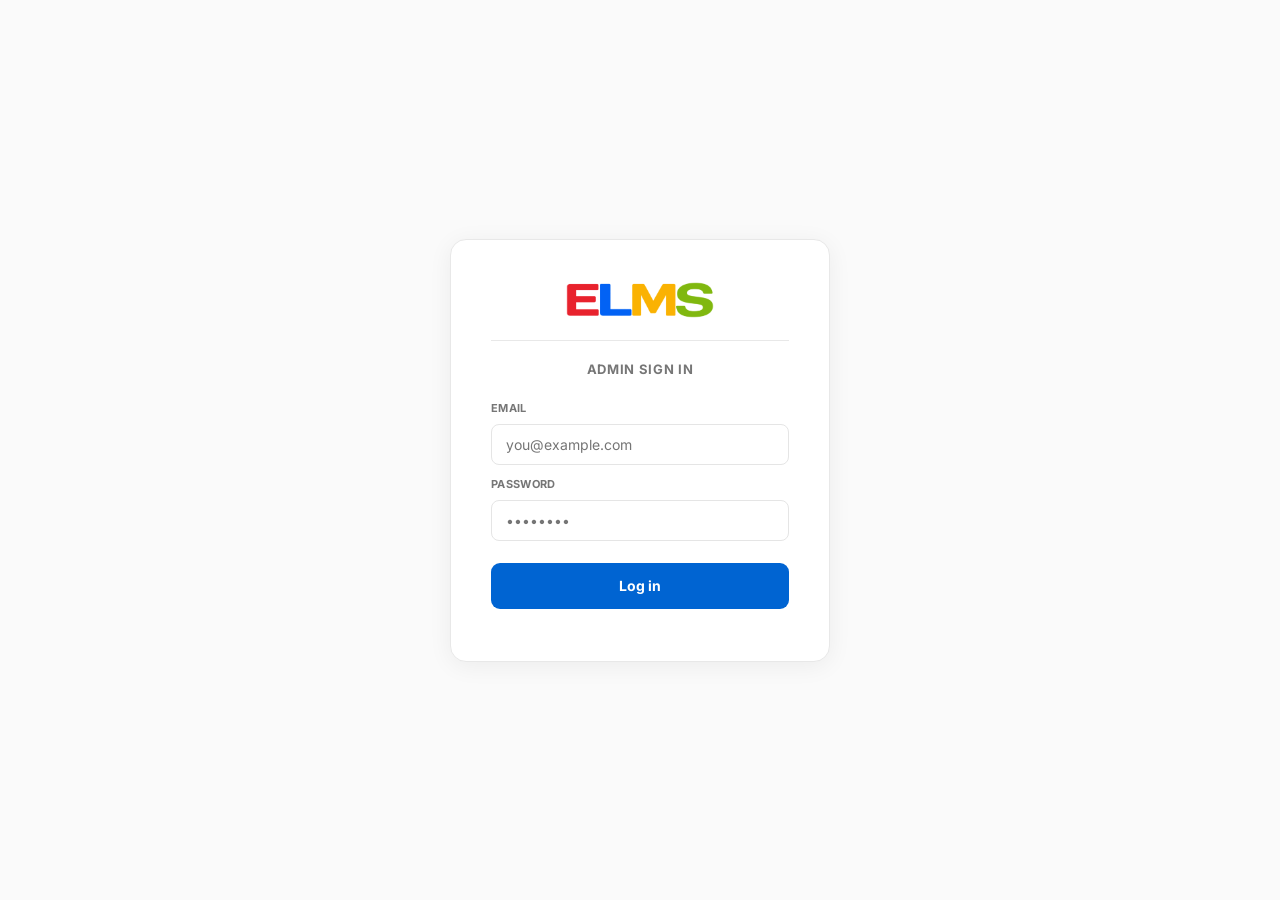
<file: admin.html>
<!DOCTYPE html>
<html lang="en">
<head>
<style id="antiClickjack">html{display:none !important}</style>
<script>
  // Clickjacking guard: this page must not be shown inside another site's frame (someone could then trick a signed-in person into
  // clicking "buy", "delete" or "approve" on it). It stays hidden until it knows it is the top window; inside a frame it tries to
  // break out and otherwise stays hidden.
  (function () {
    if (window.top === window.self) { var s = document.getElementById('antiClickjack'); if (s && s.parentNode) s.parentNode.removeChild(s); }
    else { try { window.top.location = window.self.location.href; } catch (e) { /* a sandboxed frame cannot move the top window: the page stays hidden */ } }
  })();
</script>
<meta charset="UTF-8" />
<meta name="viewport" content="width=device-width, initial-scale=1.0" />
<meta name="robots" content="noindex, nofollow" />
<title>ELMS Admin</title>
<link rel="icon" href="/favicon.ico?v=2" sizes="any" />
<link rel="icon" type="image/png" sizes="32x32" href="/favicon-32.png?v=2" />
<link rel="icon" type="image/png" sizes="192x192" href="/favicon-192.png?v=2" />
<link rel="apple-touch-icon" href="/apple-touch-icon.png?v=2" />
<style>
  @font-face{font-family:"Inter";font-style:normal;font-weight:100 900;font-display:swap;src:url(/fonts/inter-latin-ext.woff2) format("woff2");unicode-range:U+0100-02BA,U+02BD-02C5,U+02C7-02CC,U+02CE-02D7,U+02DD-02FF,U+0304,U+0308,U+0329,U+1D00-1DBF,U+1E00-1E9F,U+1EF2-1EFF,U+2020,U+20A0-20AB,U+20AD-20C4,U+2113,U+2C60-2C7F,U+A720-A7FF}
  @font-face{font-family:"Inter";font-style:normal;font-weight:100 900;font-display:swap;src:url(/fonts/inter-latin.woff2) format("woff2");unicode-range:U+0000-00FF,U+0131,U+0152-0153,U+02BB-02BC,U+02C6,U+02DA,U+02DC,U+0304,U+0308,U+0329,U+2000-206F,U+20AC,U+2122,U+2191,U+2193,U+2212,U+2215,U+FEFF,U+FFFD}
</style>
<style>
  :root {
    --ink: #1F1F1F;
    --paper: #FFFFFF;
    --paper-raised: #FAFAFA;
    --blue: #0064D2;
    --blue-dark: #004C9E;
    --green: #86B817;
    --green-dark: #6B9412;
    --red: #E53238;
    --grey: #767676;
    --grey-light: #E5E5E5;
    --line: #E8E8E8;
  }
  * { box-sizing: border-box; }
  html, body {
    margin: 0;
    padding: 0;
    background: var(--paper-raised);
    color: var(--ink);
    font-family: 'Inter', -apple-system, BlinkMacSystemFont, sans-serif;
  }
  .admin-login-page {
    min-height: 100vh;
    display: flex;
    align-items: center;
    justify-content: center;
    padding: 20px;
    animation: fadeIn 0.25s ease;
  }
  @keyframes fadeIn {
    from { opacity: 0; }
    to { opacity: 1; }
  }
  .admin-login-card {
    background: #fff;
    border: 1px solid var(--line);
    border-radius: 16px;
    padding: 40px;
    width: 100%;
    max-width: 380px;
    box-shadow: 0 4px 24px rgba(0,0,0,0.06);
  }
  .admin-brand {
    text-align: center;
    margin-bottom: 8px;
  }
  .admin-brand .logo-img { display: block; height: 40px; width: auto; margin: 0 auto 6px; }
  .admin-brand .tag {
    display: block;
    font-size: 12px;
    color: var(--grey);
    margin-top: 2px;
  }
  .admin-title {
    text-align: center;
    font-size: 13px;
    font-weight: 700;
    color: var(--grey);
    text-transform: uppercase;
    letter-spacing: 0.05em;
    margin: 20px 0 24px;
    padding-top: 20px;
    border-top: 1px solid var(--line);
  }
  .edit-label {
    display: block;
    font-size: 11px;
    font-weight: 700;
    color: var(--grey);
    text-transform: uppercase;
    letter-spacing: 0.03em;
    margin-bottom: 4px;
  }
  .admin-input {
    width: 100%;
    padding: 11px 14px;
    border: 1.5px solid var(--grey-light);
    border-radius: 8px;
    font-size: 14px;
    font-family: inherit;
    margin-top: 5px;
    transition: border-color 0.15s;
  }
  .admin-input:focus {
    outline: none;
    border-color: var(--blue);
  }
  .admin-submit-btn {
    width: 100%;
    margin-top: 22px;
    height: 46px;
    background: var(--blue);
    color: #fff;
    border: none;
    border-radius: 9px;
    font-size: 14px;
    font-weight: 700;
    font-family: inherit;
    cursor: pointer;
    transition: background 0.15s, transform 0.1s;
  }
  .admin-submit-btn:hover { background: var(--blue-dark); }
  .admin-submit-btn:active { transform: scale(0.98); }
  .admin-submit-btn:disabled { background: var(--grey-light); cursor: not-allowed; }
  .admin-status {
    margin-top: 12px;
    font-size: 13px;
    text-align: center;
  }
  .admin-status.error { color: var(--red); }
  .admin-status.success { color: var(--green-dark); }
</style>
</head>
<body>

<div class="admin-login-page">
  <div class="admin-login-card">
    <div class="admin-brand">
      <img class="logo-img" src="/logo-wordmark.png" alt="ELMS" height="40">
    </div>
    <div class="admin-title">Admin sign in</div>

    <label class="edit-label">Email</label>
    <input type="email" class="admin-input" id="adminEmail" placeholder="you@example.com" />
    <label class="edit-label" style="margin-top:12px;">Password</label>
    <input type="password" class="admin-input" id="adminPassword" placeholder="••••••••" />
    <button class="admin-submit-btn" id="adminLoginBtn">Log in</button>
    <div id="adminLoginStatus" class="admin-status"></div>
  </div>
</div>

<script>
  const API_BASE = 'https://elms-backend-1-tr5h.onrender.com';

  async function attemptAdminLogin() {
    const btn = document.getElementById('adminLoginBtn');
    const statusEl = document.getElementById('adminLoginStatus');
    const email = document.getElementById('adminEmail').value.trim();
    const password = document.getElementById('adminPassword').value;

    if (!email || !password) {
      statusEl.className = 'admin-status error';
      statusEl.textContent = 'Please enter your email and password.';
      return;
    }

    btn.disabled = true;
    statusEl.className = 'admin-status';
    statusEl.textContent = 'Logging in\u2026';

    try {
      const res = await fetch(`${API_BASE}/api/auth/admin-login`, {
        method: 'POST',
        headers: { 'Content-Type': 'application/json' },
        body: JSON.stringify({ email, password }),
      });
      const data = await res.json();

      if (!res.ok || !data.success) {
        statusEl.className = 'admin-status error';
        statusEl.textContent = data.error || 'Could not log in.';
        btn.disabled = false;
        return;
      }

      // Store the session the same way the main app does, so navigating to
      // the main app afterwards (e.g. from the Admin Panel) stays logged in.
      localStorage.setItem('elmsSessionToken', data.sessionToken);
      statusEl.className = 'admin-status success';
      statusEl.textContent = 'Welcome back! Redirecting\u2026';

      // Redirect into the main app, straight to the Admin Panel page.
      window.location.href = './?goToAdminPanel=true';
    } catch (err) {
      statusEl.className = 'admin-status error';
      statusEl.textContent = 'Could not connect to the server: ' + err.message;
      btn.disabled = false;
    }
  }

  document.getElementById('adminLoginBtn').addEventListener('click', attemptAdminLogin);
  document.getElementById('adminPassword').addEventListener('keydown', (e) => {
    if (e.key === 'Enter') attemptAdminLogin();
  });
</script>

</body>
</html>
</file>
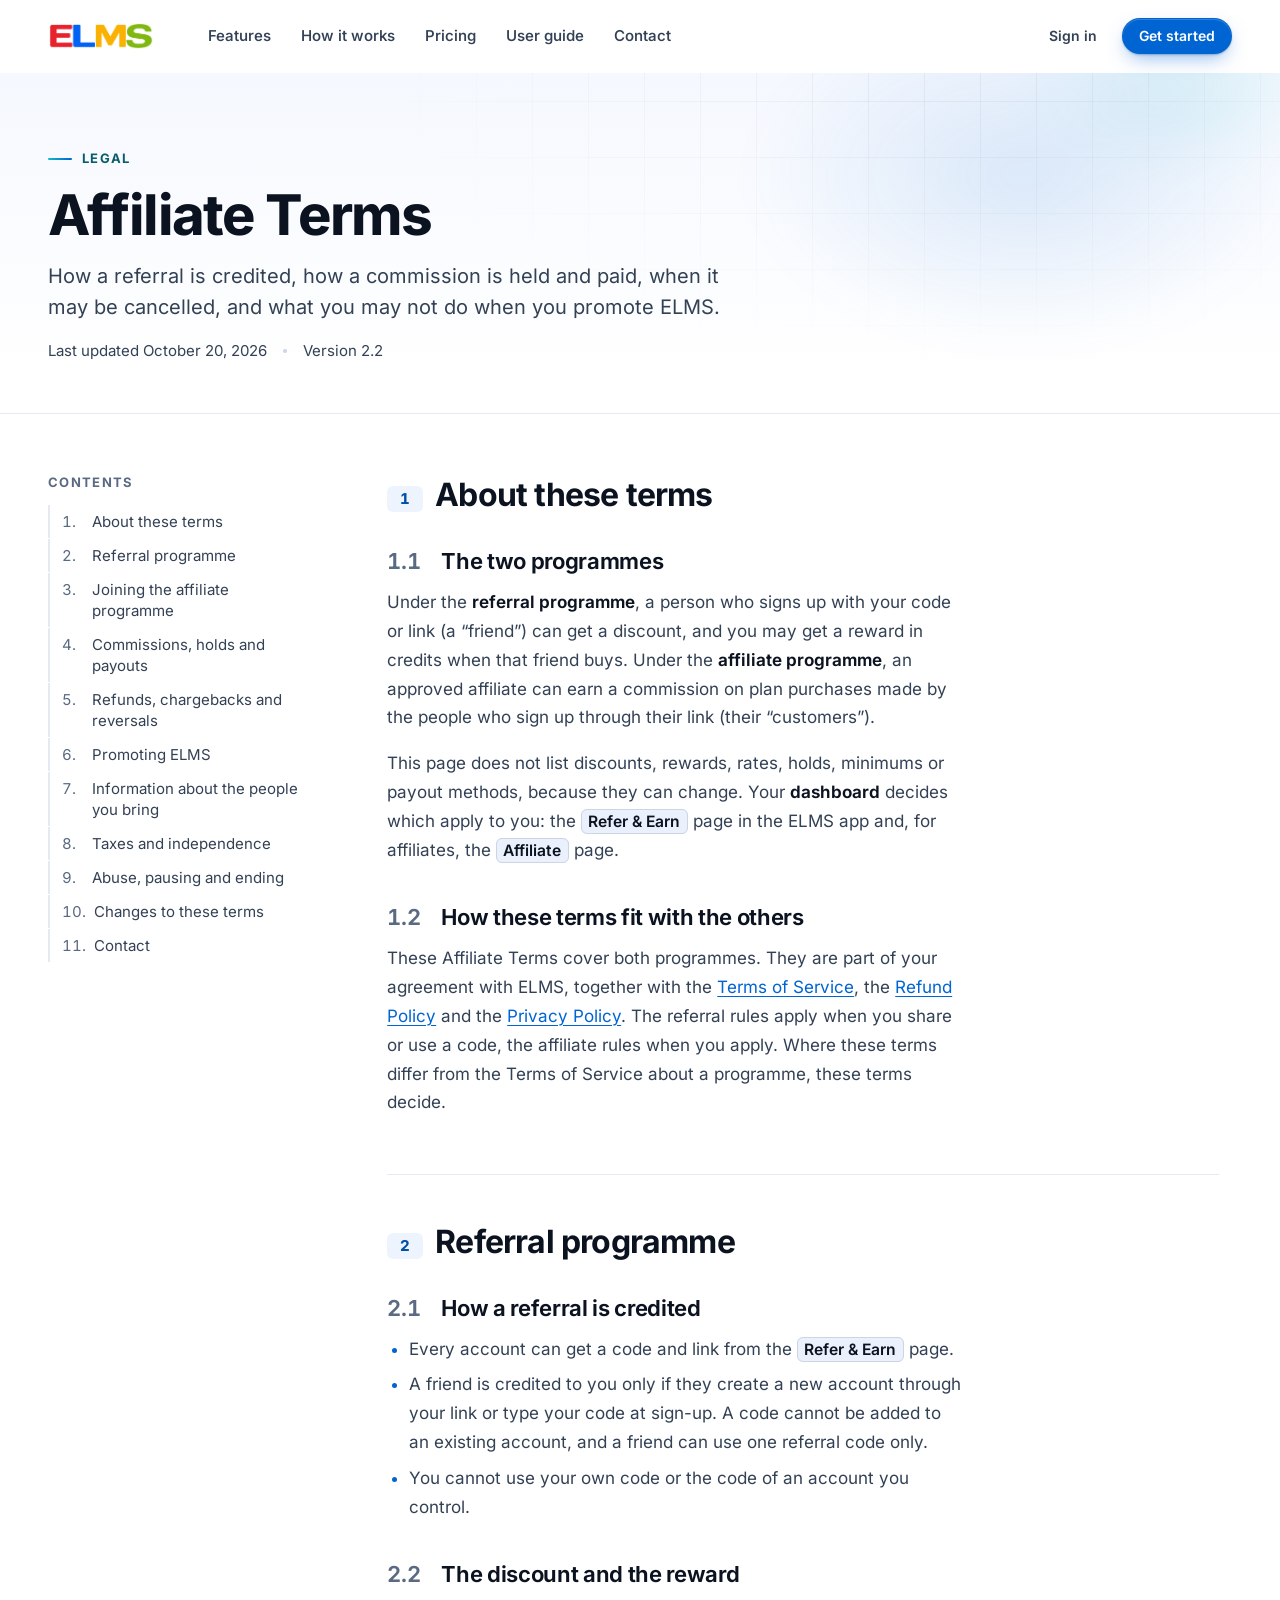
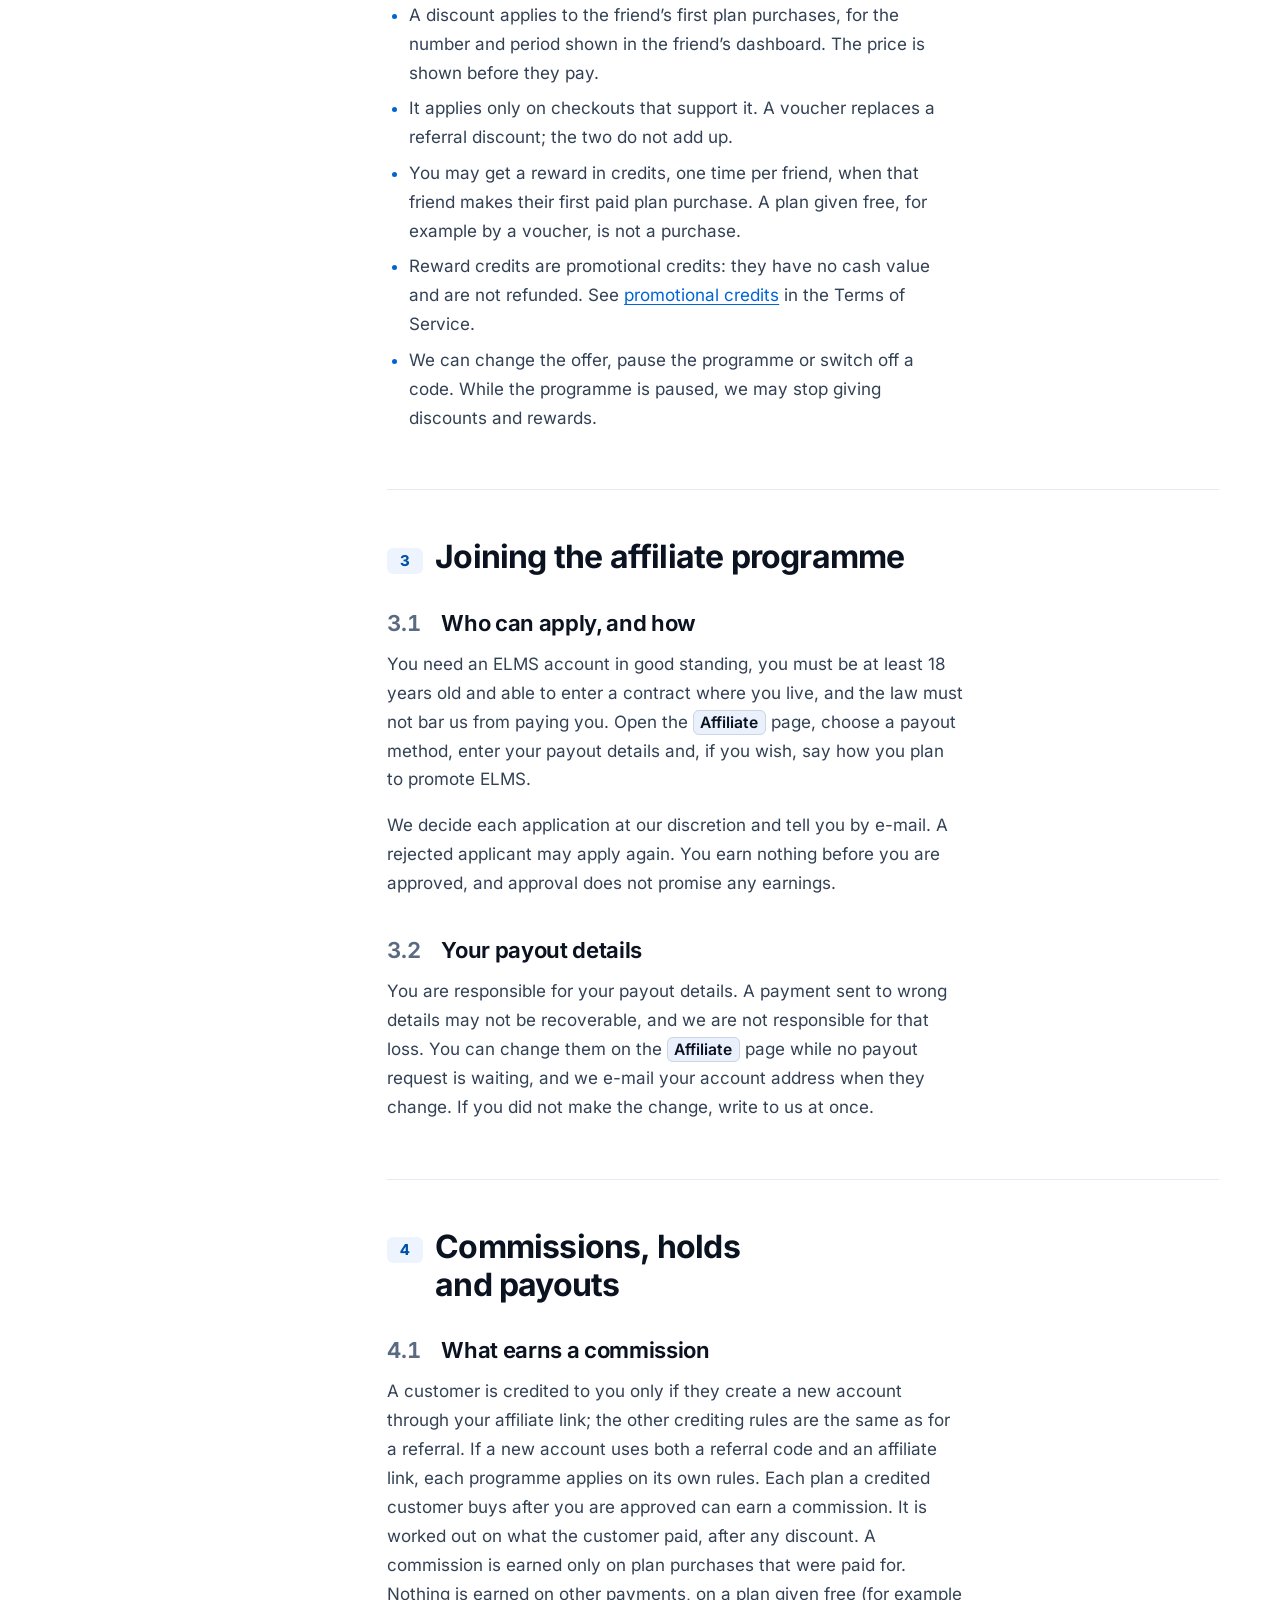
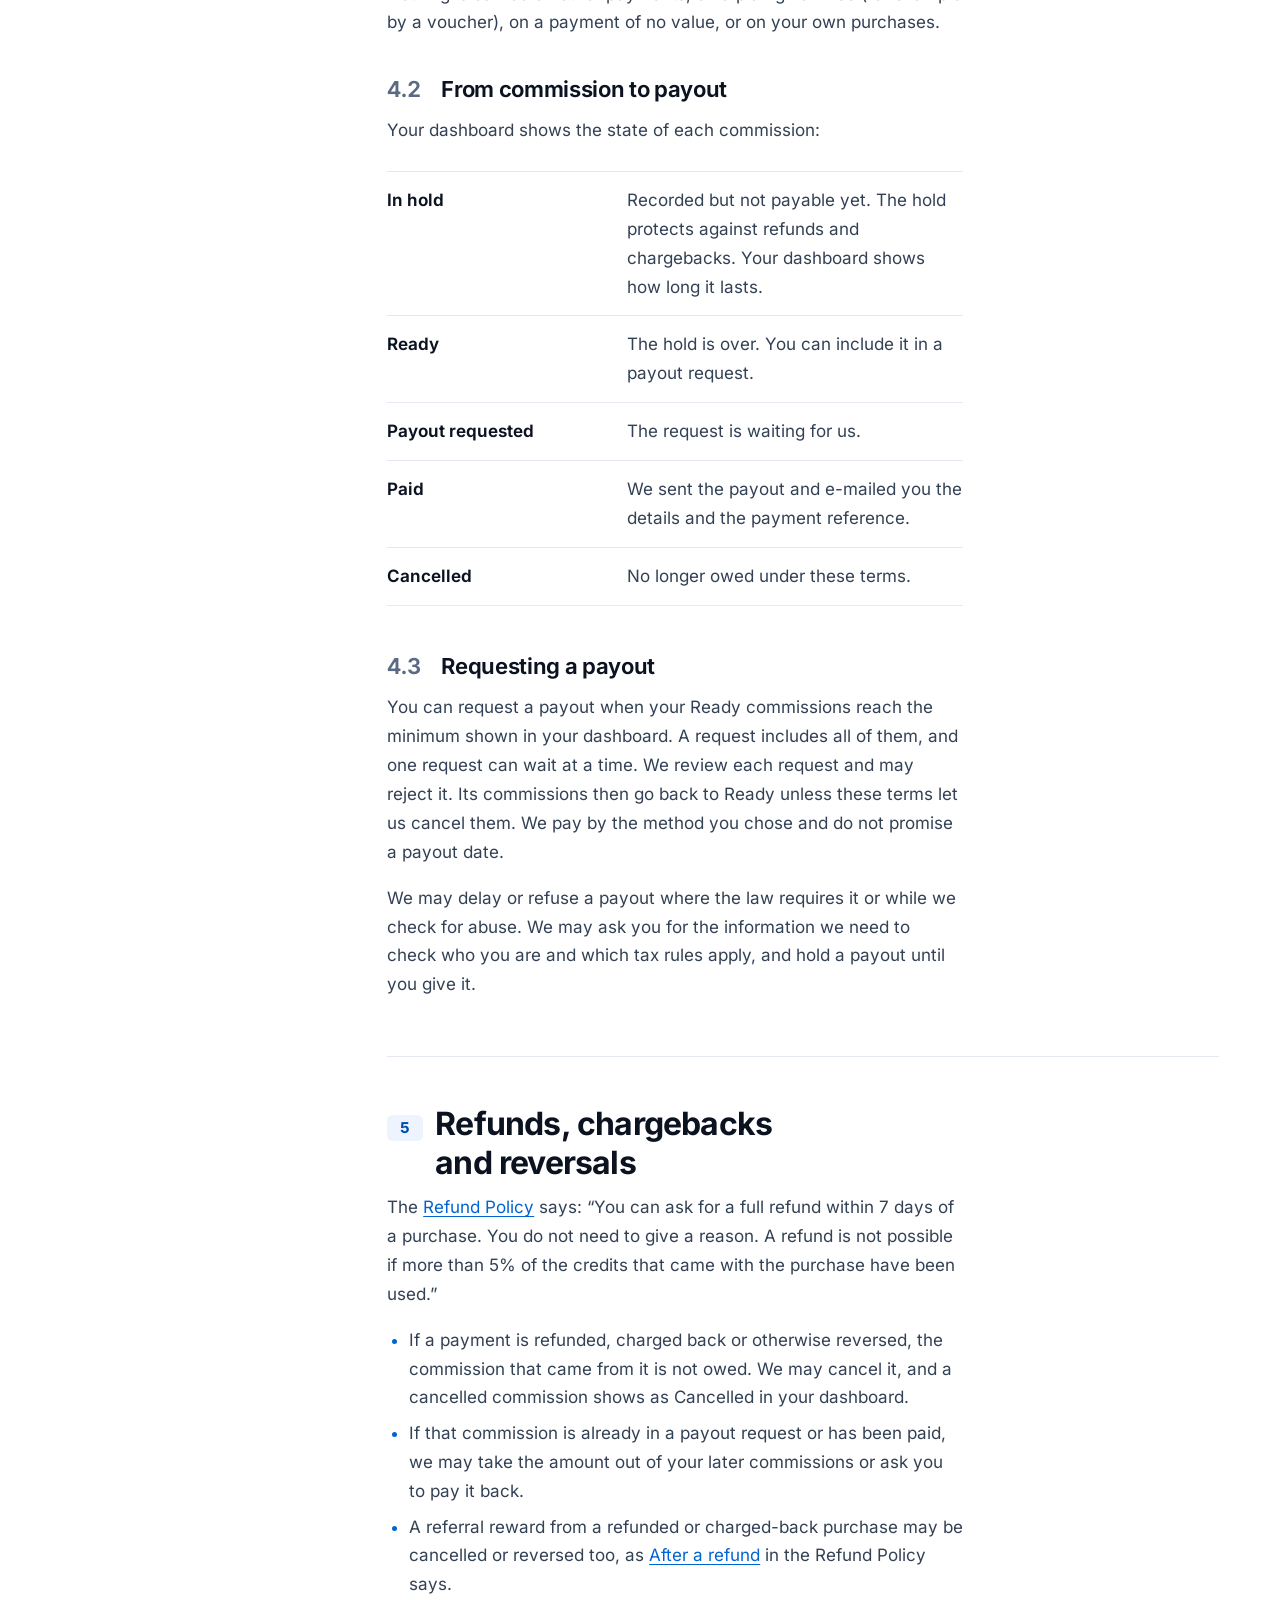
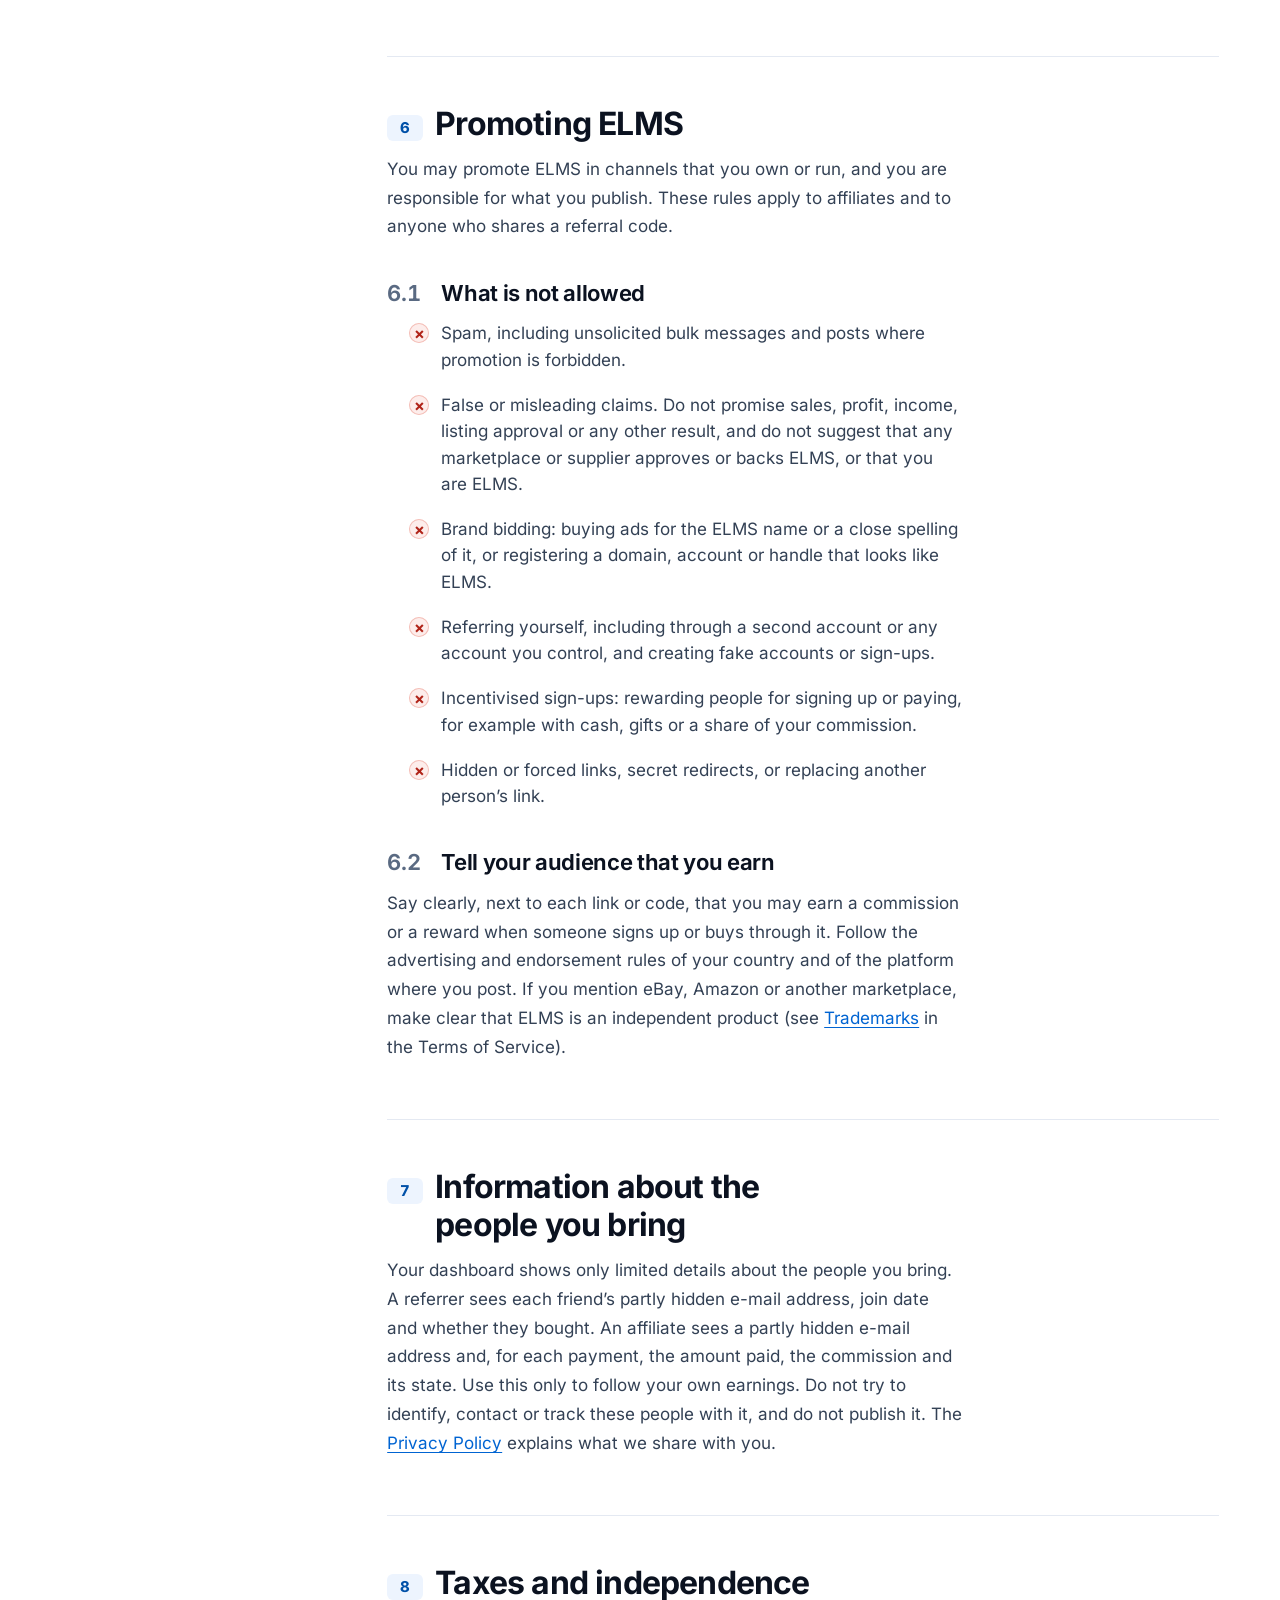
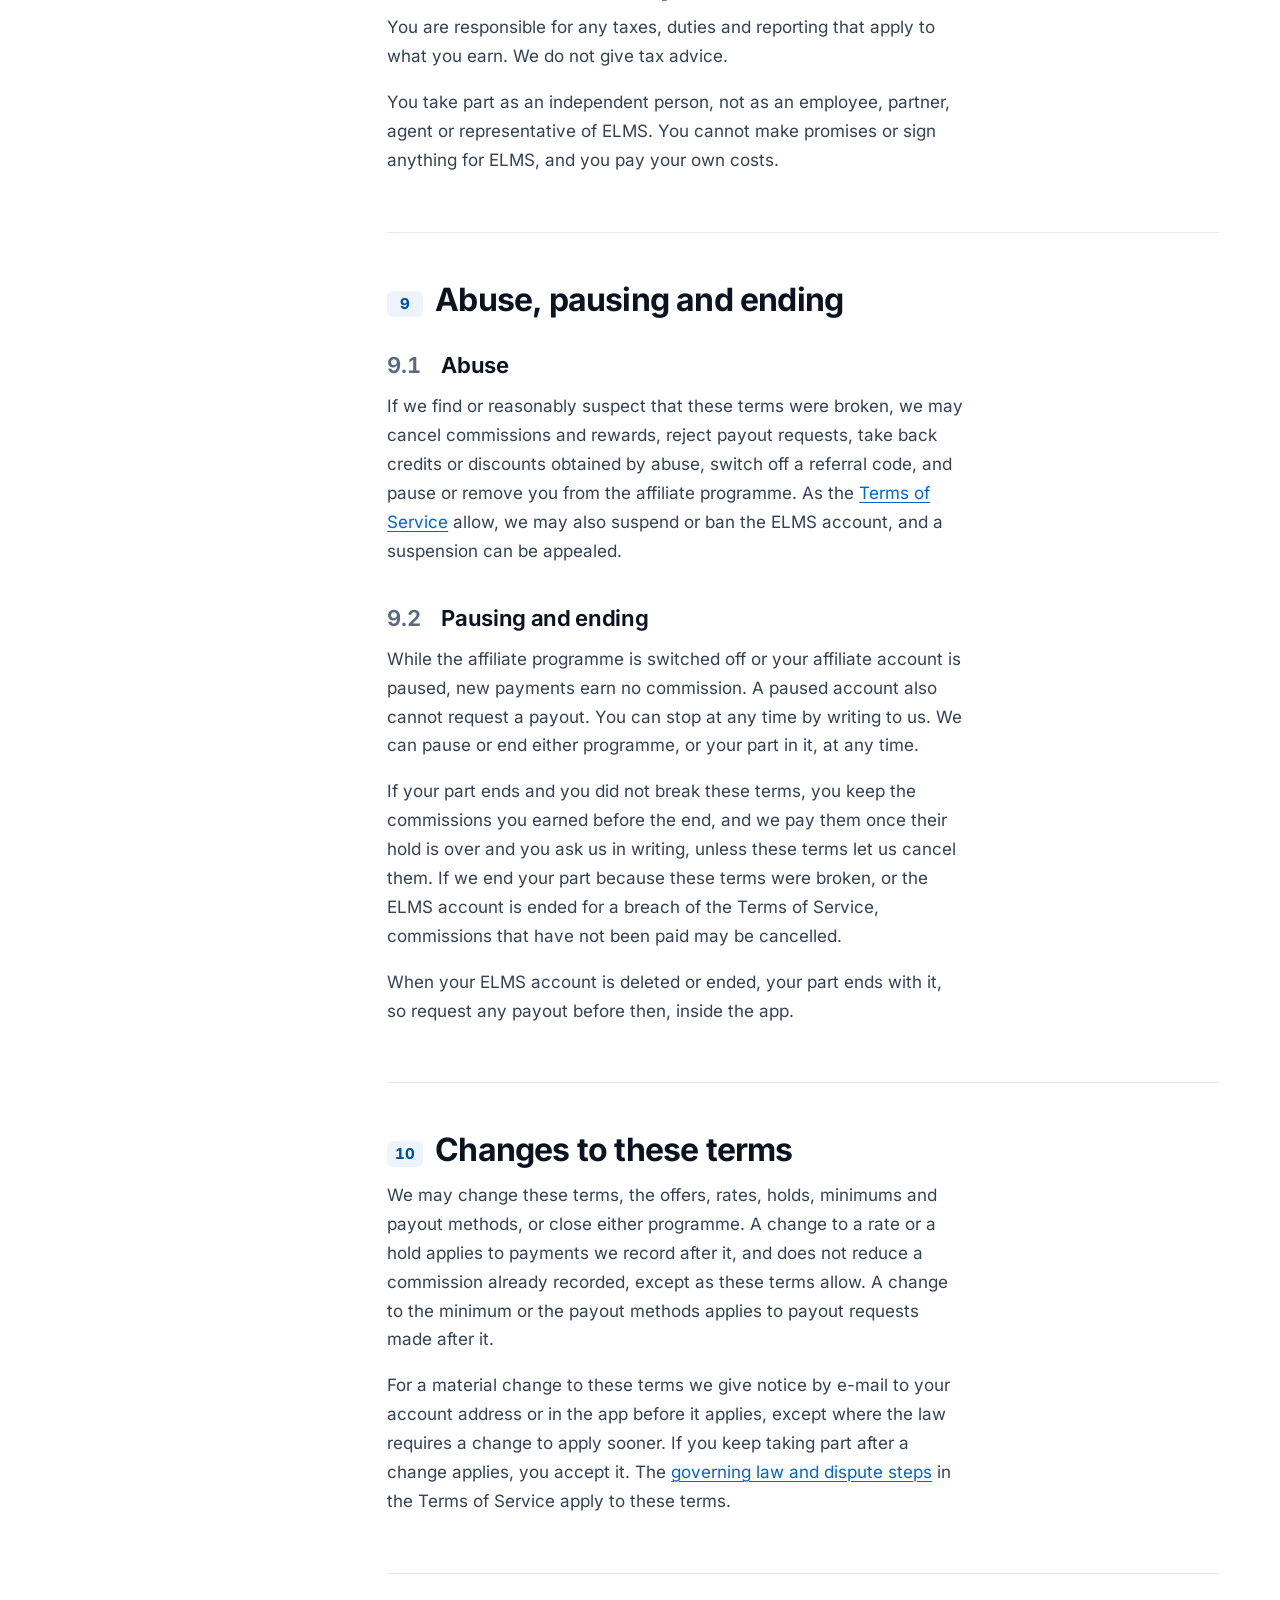
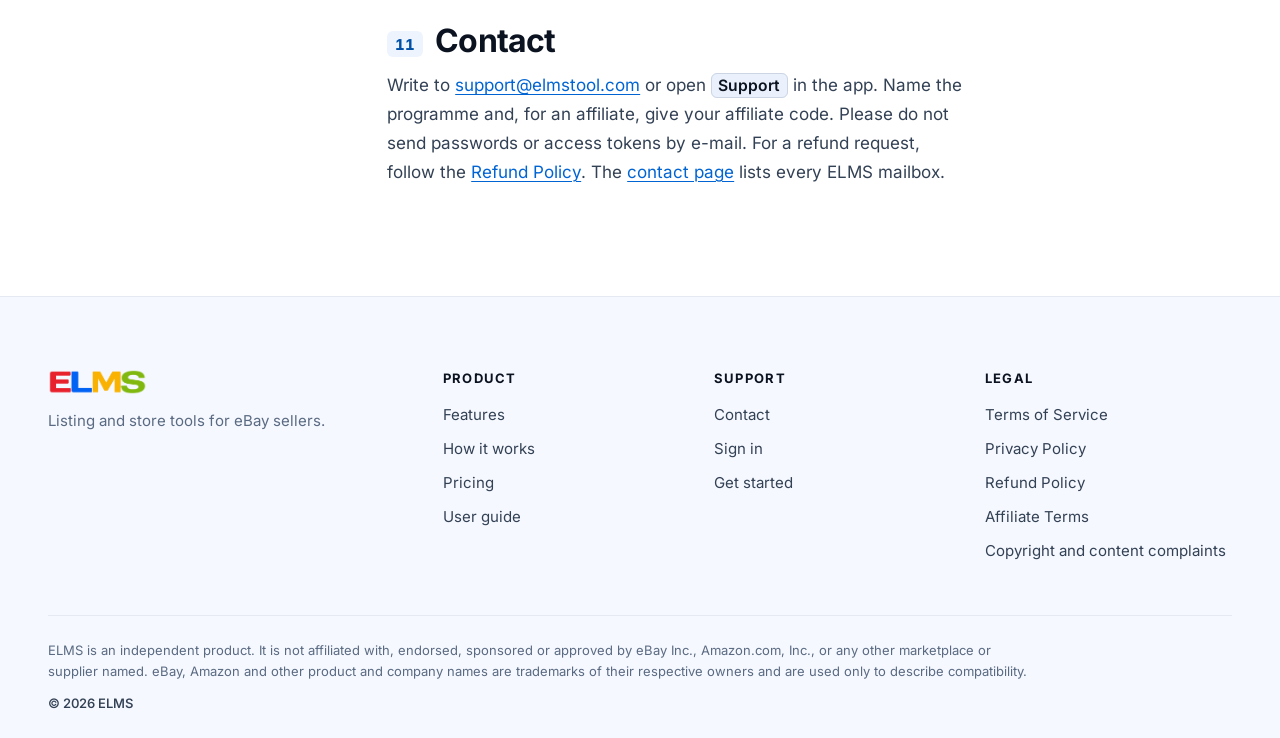
<file: affiliate-terms.html>
<!doctype html>
<html lang="en">
<head>
<meta charset="utf-8">
<meta name="viewport" content="width=device-width, initial-scale=1">
<title>Affiliate Terms - ELMS</title>
<meta name="description" content="The rules of the ELMS referral discount and affiliate programme: crediting, holds, reversals, payouts, and what is not allowed when you promote ELMS.">
<link rel="canonical" href="https://elmstool.com/affiliate-terms">
<meta property="og:type" content="website">
<meta property="og:site_name" content="ELMS">
<meta property="og:title" content="Affiliate Terms - ELMS">
<meta property="og:description" content="How the ELMS referral discount and affiliate programme work: crediting, holds, reversals, payouts and the rules for promoting ELMS.">
<meta property="og:url" content="https://elmstool.com/affiliate-terms">
<meta property="og:image" content="https://elmstool.com/og-image.png">
<meta property="og:image:width" content="1200">
<meta property="og:image:height" content="630">
<meta property="og:image:alt" content="ELMS logo">
<meta name="twitter:card" content="summary_large_image">
<meta name="twitter:title" content="Affiliate Terms - ELMS">
<meta name="twitter:description" content="How the ELMS referral discount and affiliate programme work: crediting, holds, reversals, payouts and the rules for promoting ELMS.">
<meta name="twitter:image" content="https://elmstool.com/og-image.png">
<meta name="twitter:image:alt" content="ELMS logo">
<meta name="theme-color" content="#0064D2">
<meta name="color-scheme" content="light">
<link rel="icon" href="/favicon.ico?v=2" sizes="any">
<link rel="icon" type="image/png" sizes="32x32" href="/favicon-32.png?v=2">
<link rel="icon" type="image/png" sizes="192x192" href="/favicon-192.png?v=2">
<link rel="apple-touch-icon" href="/apple-touch-icon.png?v=2">
<link rel="preload" href="/fonts/inter-latin.woff2" as="font" type="font/woff2" crossorigin>
<link rel="stylesheet" href="/site.css?v=7">
<script src="/site.js?v=6" defer></script>
<script src="/social.js?v=2" defer></script>
</head>
<body>
<!--chrome:header-->
<script>(function(h){h.className+=" js";setTimeout(function(){if(window.ELMS_API===undefined){h.className=h.className.replace(/\s*\bjs\b/,"")}},5000)})(document.documentElement)</script>
<a class="skip-link" href="#main">Skip to main content</a>
<header class="site-header" data-site-header>
  <div class="site-header__bar container">
    <a class="brand" href="/"><img src="/logo-wordmark.png" width="106" height="28" alt="ELMS home"></a>
    <button class="menu-btn" type="button" aria-expanded="false" aria-controls="site-nav" data-menu-btn><span class="menu-btn__bars" aria-hidden="true"></span><span class="menu-btn__label">Menu</span></button>
    <div class="site-nav" id="site-nav" data-site-nav>
      <nav aria-label="Main">
        <ul class="site-nav__list">
          <li><a class="site-nav__link" href="/#features">Features</a></li>
          <li><a class="site-nav__link" href="/#how">How it works</a></li>
          <li><a class="site-nav__link" href="/plans">Pricing</a></li>
          <li><a class="site-nav__link" href="/user-guide">User guide</a></li>
          <li><a class="site-nav__link" href="/contact">Contact</a></li>
        </ul>
      </nav>
      <div class="site-nav__actions">
        <a class="btn btn--ghost btn--sm" href="/signin">Sign in</a>
        <a class="btn btn--primary btn--sm" href="/signup">Get started</a>
      </div>
    </div>
  </div>
</header>
<!--/chrome:header-->
<main id="main" tabindex="-1">

<header class="page-hero">
  <div class="container">
    <div class="page-hero__inner">
      <span class="eyebrow">Legal</span>
      <h1 class="t-h1">Affiliate Terms</h1>
      <p class="lead">How a referral is credited, how a commission is held and paid, when it may be cancelled, and what you may not do when you promote ELMS.</p>
      <ul class="doc-meta"><li>Last updated <time datetime="2026-10-20">October 20, 2026</time></li><li>Version 2.2</li></ul>
    </div>
  </div>
</header>

<div class="container">
  <div class="doc doc--numbered">
    <div class="doc__aside">
      <nav class="toc" aria-label="Contents">
        <details class="toc__details" open data-toc>
          <summary class="toc__summary">Contents</summary>
          <ol class="toc__list">
            <li><a class="toc__link" href="#about">About these terms</a></li>
            <li><a class="toc__link" href="#referral">Referral programme</a></li>
            <li><a class="toc__link" href="#affiliate">Joining the affiliate programme</a></li>
            <li><a class="toc__link" href="#commissions">Commissions, holds and payouts</a></li>
            <li><a class="toc__link" href="#reversals">Refunds, chargebacks and reversals</a></li>
            <li><a class="toc__link" href="#promotion">Promoting ELMS</a></li>
            <li><a class="toc__link" href="#people">Information about the people you bring</a></li>
            <li><a class="toc__link" href="#taxes">Taxes and independence</a></li>
            <li><a class="toc__link" href="#ending">Abuse, pausing and ending</a></li>
            <li><a class="toc__link" href="#changes">Changes to these terms</a></li>
            <li><a class="toc__link" href="#contact">Contact</a></li>
          </ol>
        </details>
      </nav>
    </div>
    <div class="doc__main prose">

      <section class="doc-section">
        <h2 id="about">About these terms</h2>

        <h3 id="programmes">The two programmes</h3>
        <p>Under the <strong>referral programme</strong>, a person who signs up with your code or link (a &ldquo;friend&rdquo;) can get a discount, and you may get a reward in credits when that friend buys. Under the <strong>affiliate programme</strong>, an approved affiliate can earn a commission on plan purchases made by the people who sign up through their link (their &ldquo;customers&rdquo;).</p>
        <p>This page does not list discounts, rewards, rates, holds, minimums or payout methods, because they can change. Your <strong>dashboard</strong> decides which apply to you: the <span class="term">Refer &amp; Earn</span> page in the ELMS app and, for affiliates, the <span class="term">Affiliate</span> page.</p>

        <h3 id="agreement">How these terms fit with the others</h3>
        <p>These Affiliate Terms cover both programmes. They are part of your agreement with ELMS, together with the <a href="/terms">Terms of Service</a>, the <a href="/refund">Refund Policy</a> and the <a href="/privacy">Privacy Policy</a>. The referral rules apply when you share or use a code, the affiliate rules when you apply. Where these terms differ from the Terms of Service about a programme, these terms decide.</p>
      </section>

      <section class="doc-section">
        <h2 id="referral">Referral programme</h2>

        <h3 id="referral-credit">How a referral is credited</h3>
        <ul>
          <li>Every account can get a code and link from the <span class="term">Refer &amp; Earn</span> page.</li>
          <li>A friend is credited to you only if they create a new account through your link or type your code at sign-up. A code cannot be added to an existing account, and a friend can use one referral code only.</li>
          <li>You cannot use your own code or the code of an account you control.</li>
        </ul>

        <h3 id="referral-offer">The discount and the reward</h3>
        <ul>
          <li>A discount applies to the friend&rsquo;s first plan purchases, for the number and period shown in the friend&rsquo;s dashboard. The price is shown before they pay.</li>
          <li>It applies only on checkouts that support it. A voucher replaces a referral discount; the two do not add up.</li>
          <li>You may get a reward in credits, one time per friend, when that friend makes their first paid plan purchase. A plan given free, for example by a voucher, is not a purchase.</li>
          <li>Reward credits are promotional credits: they have no cash value and are not refunded. See <a href="/terms#promo-credits">promotional credits</a> in the Terms of Service.</li>
          <li>We can change the offer, pause the programme or switch off a code. While the programme is paused, we may stop giving discounts and rewards.</li>
        </ul>
      </section>

      <section class="doc-section">
        <h2 id="affiliate">Joining the affiliate programme</h2>

        <h3 id="apply">Who can apply, and how</h3>
        <p>You need an ELMS account in good standing, you must be at least 18 years old and able to enter a contract where you live, and the law must not bar us from paying you. Open the <span class="term">Affiliate</span> page, choose a payout method, enter your payout details and, if you wish, say how you plan to promote ELMS.</p>
        <p>We decide each application at our discretion and tell you by e-mail. A rejected applicant may apply again. You earn nothing before you are approved, and approval does not promise any earnings.</p>

        <h3 id="payout-details">Your payout details</h3>
        <p>You are responsible for your payout details. A payment sent to wrong details may not be recoverable, and we are not responsible for that loss. You can change them on the <span class="term">Affiliate</span> page while no payout request is waiting, and we e-mail your account address when they change. If you did not make the change, write to us at once.</p>
      </section>

      <section class="doc-section">
        <h2 id="commissions">Commissions, holds and payouts</h2>

        <h3 id="earning">What earns a commission</h3>
        <p>A customer is credited to you only if they create a new account through your affiliate link; the other crediting rules are the same as for a referral. If a new account uses both a referral code and an affiliate link, each programme applies on its own rules. Each plan a credited customer buys after you are approved can earn a commission. It is worked out on what the customer paid, after any discount. A commission is earned only on plan purchases that were paid for. Nothing is earned on other payments, on a plan given free (for example by a voucher), on a payment of no value, or on your own purchases.</p>

        <h3 id="states">From commission to payout</h3>
        <p>Your dashboard shows the state of each commission:</p>
        <dl class="dl">
          <dt>In hold</dt>
          <dd>Recorded but not payable yet. The hold protects against refunds and chargebacks. Your dashboard shows how long it lasts.</dd>
          <dt>Ready</dt>
          <dd>The hold is over. You can include it in a payout request.</dd>
          <dt>Payout requested</dt>
          <dd>The request is waiting for us.</dd>
          <dt>Paid</dt>
          <dd>We sent the payout and e-mailed you the details and the payment reference.</dd>
          <dt>Cancelled</dt>
          <dd>No longer owed under these terms.</dd>
        </dl>

        <h3 id="payouts">Requesting a payout</h3>
        <p>You can request a payout when your Ready commissions reach the minimum shown in your dashboard. A request includes all of them, and one request can wait at a time. We review each request and may reject it. Its commissions then go back to Ready unless these terms let us cancel them. We pay by the method you chose and do not promise a payout date.</p>
        <p>We may delay or refuse a payout where the law requires it or while we check for abuse. We may ask you for the information we need to check who you are and which tax rules apply, and hold a payout until you give it.</p>
      </section>

      <section class="doc-section">
        <h2 id="reversals">Refunds, chargebacks and reversals</h2>
        <p data-only="credits">The <a href="/refund">Refund Policy</a> says: &ldquo;You can ask for a full refund within 7 days of a purchase. You do not need to give a reason. A refund is not possible if more than 5% of the credits that came with the purchase have been used.&rdquo;</p>
        <p data-only="slots" hidden>The <a href="/refund">Refund Policy</a> sets the rule: a full refund within 7 days of a purchase, with no reason needed. A refund is not possible if more than 5% of the credits that came with the purchase have been used or, for a plan by listings, if 20 or more listings have been published with the plan.</p>
        <ul>
          <li>If a payment is refunded, charged back or otherwise reversed, the commission that came from it is not owed. We may cancel it, and a cancelled commission shows as Cancelled in your dashboard.</li>
          <li>If that commission is already in a payout request or has been paid, we may take the amount out of your later commissions or ask you to pay it back.</li>
          <li>A referral reward from a refunded or charged-back purchase may be cancelled or reversed too, as <a href="/refund#after">After a refund</a> in the Refund Policy says.</li>
        </ul>
      </section>

      <section class="doc-section">
        <h2 id="promotion">Promoting ELMS</h2>
        <p>You may promote ELMS in channels that you own or run, and you are responsible for what you publish. These rules apply to affiliates and to anyone who shares a referral code.</p>

        <h3 id="not-allowed">What is not allowed</h3>
        <ul class="cross-list">
          <li>Spam, including unsolicited bulk messages and posts where promotion is forbidden.</li>
          <li>False or misleading claims. Do not promise sales, profit, income, listing approval or any other result, and do not suggest that any marketplace or supplier approves or backs ELMS, or that you are ELMS.</li>
          <li>Brand bidding: buying ads for the ELMS name or a close spelling of it, or registering a domain, account or handle that looks like ELMS.</li>
          <li>Referring yourself, including through a second account or any account you control, and creating fake accounts or sign-ups.</li>
          <li>Incentivised sign-ups: rewarding people for signing up or paying, for example with cash, gifts or a share of your commission.</li>
          <li>Hidden or forced links, secret redirects, or replacing another person&rsquo;s link.</li>
        </ul>

        <h3 id="disclosure">Tell your audience that you earn</h3>
        <p>Say clearly, next to each link or code, that you may earn a commission or a reward when someone signs up or buys through it. Follow the advertising and endorsement rules of your country and of the platform where you post. If you mention eBay, Amazon or another marketplace, make clear that ELMS is an independent product (see <a href="/terms#trademarks">Trademarks</a> in the Terms of Service).</p>
      </section>

      <section class="doc-section">
        <h2 id="people">Information about the people you bring</h2>
        <p>Your dashboard shows only limited details about the people you bring. A referrer sees each friend&rsquo;s partly hidden e-mail address, join date and whether they bought. An affiliate sees a partly hidden e-mail address and, for each payment, the amount paid, the commission and its state. Use this only to follow your own earnings. Do not try to identify, contact or track these people with it, and do not publish it. The <a href="/privacy#c-referral">Privacy Policy</a> explains what we share with you.</p>
      </section>

      <section class="doc-section">
        <h2 id="taxes">Taxes and independence</h2>
        <p>You are responsible for any taxes, duties and reporting that apply to what you earn. We do not give tax advice.</p>
        <p>You take part as an independent person, not as an employee, partner, agent or representative of ELMS. You cannot make promises or sign anything for ELMS, and you pay your own costs.</p>
      </section>

      <section class="doc-section">
        <h2 id="ending">Abuse, pausing and ending</h2>

        <h3 id="abuse">Abuse</h3>
        <p>If we find or reasonably suspect that these terms were broken, we may cancel commissions and rewards, reject payout requests, take back credits or discounts obtained by abuse, switch off a referral code, and pause or remove you from the affiliate programme. As the <a href="/terms#ending">Terms of Service</a> allow, we may also suspend or ban the ELMS account, and a suspension can be appealed.</p>

        <h3 id="pausing">Pausing and ending</h3>
        <p>While the affiliate programme is switched off or your affiliate account is paused, new payments earn no commission. A paused account also cannot request a payout. You can stop at any time by writing to us. We can pause or end either programme, or your part in it, at any time.</p>
        <p>If your part ends and you did not break these terms, you keep the commissions you earned before the end, and we pay them once their hold is over and you ask us in writing, unless these terms let us cancel them. If we end your part because these terms were broken, or the ELMS account is ended for a breach of the Terms of Service, commissions that have not been paid may be cancelled.</p>
        <p>When your ELMS account is deleted or ended, your part ends with it, so request any payout before then, inside the app.</p>
      </section>

      <section class="doc-section">
        <h2 id="changes">Changes to these terms</h2>
        <p>We may change these terms, the offers, rates, holds, minimums and payout methods, or close either programme. A change to a rate or a hold applies to payments we record after it, and does not reduce a commission already recorded, except as these terms allow. A change to the minimum or the payout methods applies to payout requests made after it.</p>
        <p>For a material change to these terms we give notice by e-mail to your account address or in the app before it applies, except where the law requires a change to apply sooner. If you keep taking part after a change applies, you accept it. The <a href="/terms#law">governing law and dispute steps</a> in the Terms of Service apply to these terms.</p>
      </section>

      <section class="doc-section">
        <h2 id="contact">Contact</h2>
        <p>Write to <a href="mailto:support@elmstool.com">support@elmstool.com</a> or open <span class="term">Support</span> in the app. Name the programme and, for an affiliate, give your affiliate code. Please do not send passwords or access tokens by e-mail. For a refund request, follow the <a href="/refund">Refund Policy</a>. The <a href="/contact">contact page</a> lists every ELMS mailbox.</p>
      </section>

    </div>
  </div>
</div>

</main>
<!--chrome:footer-->
<footer class="site-footer">
  <div class="container">
    <div class="site-footer__grid">
      <div class="site-footer__brand">
        <a class="brand" href="/"><img src="/logo-wordmark.png" width="106" height="28" alt="ELMS home"></a>
        <p>Listing and store tools for eBay sellers.</p>
      </div>
      <div class="footer-col">
        <p class="footer-title" id="footer-product">Product</p>
        <ul class="footer-links" aria-labelledby="footer-product">
          <li><a href="/#features">Features</a></li>
          <li><a href="/#how">How it works</a></li>
          <li><a href="/plans">Pricing</a></li>
          <li><a href="/user-guide">User guide</a></li>
        </ul>
      </div>
      <div class="footer-col">
        <p class="footer-title" id="footer-support">Support</p>
        <ul class="footer-links" aria-labelledby="footer-support">
          <li><a href="/contact">Contact</a></li>
          <li><a href="/signin">Sign in</a></li>
          <li><a href="/signup">Get started</a></li>
        </ul>
      </div>
      <div class="footer-col">
        <p class="footer-title" id="footer-legal">Legal</p>
        <ul class="footer-links" aria-labelledby="footer-legal">
          <li><a href="/terms">Terms of Service</a></li>
          <li><a href="/privacy">Privacy Policy</a></li>
          <li><a href="/refund">Refund Policy</a></li>
          <li><a href="/affiliate-terms">Affiliate Terms</a></li>
          <li><a href="/copyright">Copyright and content complaints</a></li>
        </ul>
      </div>
      <div class="footer-col">
        <p class="footer-title">Follow ELMS</p>
        <div data-elms-social="row" hidden></div>
      </div>
    </div>
    <div class="site-footer__legal">
      <p>ELMS is an independent product. It is not affiliated with, endorsed, sponsored or approved by eBay Inc., Amazon.com, Inc., or any other marketplace or supplier named. eBay, Amazon and other product and company names are trademarks of their respective owners and are used only to describe compatibility.</p>
      <p class="site-footer__copy">&copy; <span data-year>2026</span> ELMS</p>
    </div>
  </div>
</footer>
<!--/chrome:footer-->
<svg style="display:none" aria-hidden="true" focusable="false">
  <symbol id="i-check" viewBox="0 0 24 24"><path d="M5 12.5l4.5 4.5L19 7.5"/></symbol>
  <symbol id="i-arrow-right" viewBox="0 0 24 24"><path d="M5 12h14"/><path d="M13 6l6 6-6 6"/></symbol>
  <symbol id="i-link" viewBox="0 0 24 24"><path d="M10 14a4 4 0 0 0 5.7 0l3-3a4 4 0 0 0-5.7-5.7l-1 1"/><path d="M14 10a4 4 0 0 0-5.7 0l-3 3a4 4 0 0 0 5.7 5.7l1-1"/></symbol>
  <symbol id="i-import" viewBox="0 0 24 24"><path d="M12 4v11"/><path d="M7.5 10.5L12 15l4.5-4.5"/><path d="M4.5 16v2.5A1.5 1.5 0 0 0 6 20h12a1.5 1.5 0 0 0 1.5-1.5V16"/></symbol>
  <symbol id="i-edit" viewBox="0 0 24 24"><path d="M4 20l1.2-4.3L16.4 4.5a2.1 2.1 0 0 1 3 3L8.2 18.8 4 20z"/><path d="M14.5 6.5l3 3"/></symbol>
  <symbol id="i-publish" viewBox="0 0 24 24"><path d="M12 20V9"/><path d="M7.5 13.5L12 9l4.5 4.5"/><path d="M5 4.5h14"/></symbol>
  <symbol id="i-monitor" viewBox="0 0 24 24"><rect x="3" y="4" width="18" height="12.5" rx="2"/><path d="M8 20h8"/><path d="M12 16.5V20"/><path d="M6.5 11h2.4l1.6-3 2.5 6 1.6-3h2.9"/></symbol>
  <symbol id="i-box" viewBox="0 0 24 24"><path d="M12 3l8 4.5v9L12 21l-8-4.5v-9L12 3z"/><path d="M4 7.5l8 4.5 8-4.5"/><path d="M12 12v9"/></symbol>
  <symbol id="i-message" viewBox="0 0 24 24"><path d="M5 5h14a1.5 1.5 0 0 1 1.5 1.5v9A1.5 1.5 0 0 1 19 17h-8.5L6 20.5V17H5a1.5 1.5 0 0 1-1.5-1.5v-9A1.5 1.5 0 0 1 5 5z"/><path d="M8 9.5h8"/><path d="M8 12.5h5"/></symbol>
  <symbol id="i-chart" viewBox="0 0 24 24"><path d="M4 20h16"/><path d="M7 20v-6"/><path d="M12 20V8.5"/><path d="M17 20v-9"/></symbol>
  <symbol id="i-search" viewBox="0 0 24 24"><circle cx="11" cy="11" r="6.5"/><path d="M16 16l4.5 4.5"/></symbol>
  <symbol id="i-shield" viewBox="0 0 24 24"><path d="M12 3l7.5 3v5.5c0 4.5-3.2 8-7.5 9.5-4.3-1.5-7.5-5-7.5-9.5V6L12 3z"/><path d="M9 12l2.2 2.2L15.5 10"/></symbol>
  <symbol id="i-bell" viewBox="0 0 24 24"><path d="M6 16.5V11a6 6 0 0 1 12 0v5.5l1.5 1.5h-15L6 16.5z"/><path d="M10 20.5a2 2 0 0 0 4 0"/></symbol>
  <symbol id="i-user" viewBox="0 0 24 24"><circle cx="12" cy="8" r="3.5"/><path d="M5 20c.5-3.6 3.4-5.5 7-5.5s6.5 1.9 7 5.5"/></symbol>
  <symbol id="i-plus" viewBox="0 0 24 24"><path d="M12 5v14"/><path d="M5 12h14"/></symbol>
  <symbol id="i-mail" viewBox="0 0 24 24"><rect x="3.5" y="5.5" width="17" height="13" rx="2"/><path d="M4 7.5l8 6 8-6"/></symbol>
  <symbol id="i-info" viewBox="0 0 24 24"><circle cx="12" cy="12" r="8.5"/><path d="M12 11v5"/><path d="M12 8h.01"/></symbol>
  <symbol id="i-alert" viewBox="0 0 24 24"><path d="M12 4l9 15.5H3L12 4z"/><path d="M12 10v4"/><path d="M12 17h.01"/></symbol>
  <symbol id="i-clock" viewBox="0 0 24 24"><circle cx="12" cy="12" r="8.5"/><path d="M12 7.5V12l3 2"/></symbol>
  <symbol id="i-truck" viewBox="0 0 24 24"><path d="M3 6.5h11V16H3z"/><path d="M14 9.5h4l3 3.5V16h-7"/><circle cx="7" cy="17.5" r="1.8"/><circle cx="17" cy="17.5" r="1.8"/></symbol>
  <symbol id="i-book" viewBox="0 0 24 24"><path d="M5 4.5h10.5A2.5 2.5 0 0 1 18 7v13H7.5A2.5 2.5 0 0 1 5 17.5v-13z"/><path d="M5 17.5A2.5 2.5 0 0 1 7.5 15H18"/></symbol>
  <symbol id="i-sliders" viewBox="0 0 24 24"><path d="M4 8h9"/><path d="M17 8h3"/><circle cx="15" cy="8" r="2"/><path d="M4 16h3"/><path d="M11 16h9"/><circle cx="9" cy="16" r="2"/></symbol>
  <symbol id="i-store" viewBox="0 0 24 24"><path d="M4 9l1.5-4.5h13L20 9"/><path d="M4 9a2.7 2.7 0 0 0 5.3 0 2.7 2.7 0 0 0 5.4 0A2.7 2.7 0 0 0 20 9"/><path d="M5.5 12.5V20h13v-7.5"/></symbol>
  <symbol id="i-sparkle" viewBox="0 0 24 24"><path d="M11 4l1.9 5.1L18 11l-5.1 1.9L11 18l-1.9-5.1L4 11l5.1-1.9L11 4z"/><path d="M19 15v4"/><path d="M17 17h4"/></symbol>
  <symbol id="i-undo" viewBox="0 0 24 24"><path d="M9 5L4.5 9.5 9 14"/><path d="M4.5 9.5H14a5 5 0 0 1 0 10h-3"/></symbol>
</svg>
</body>
</html>
</file>
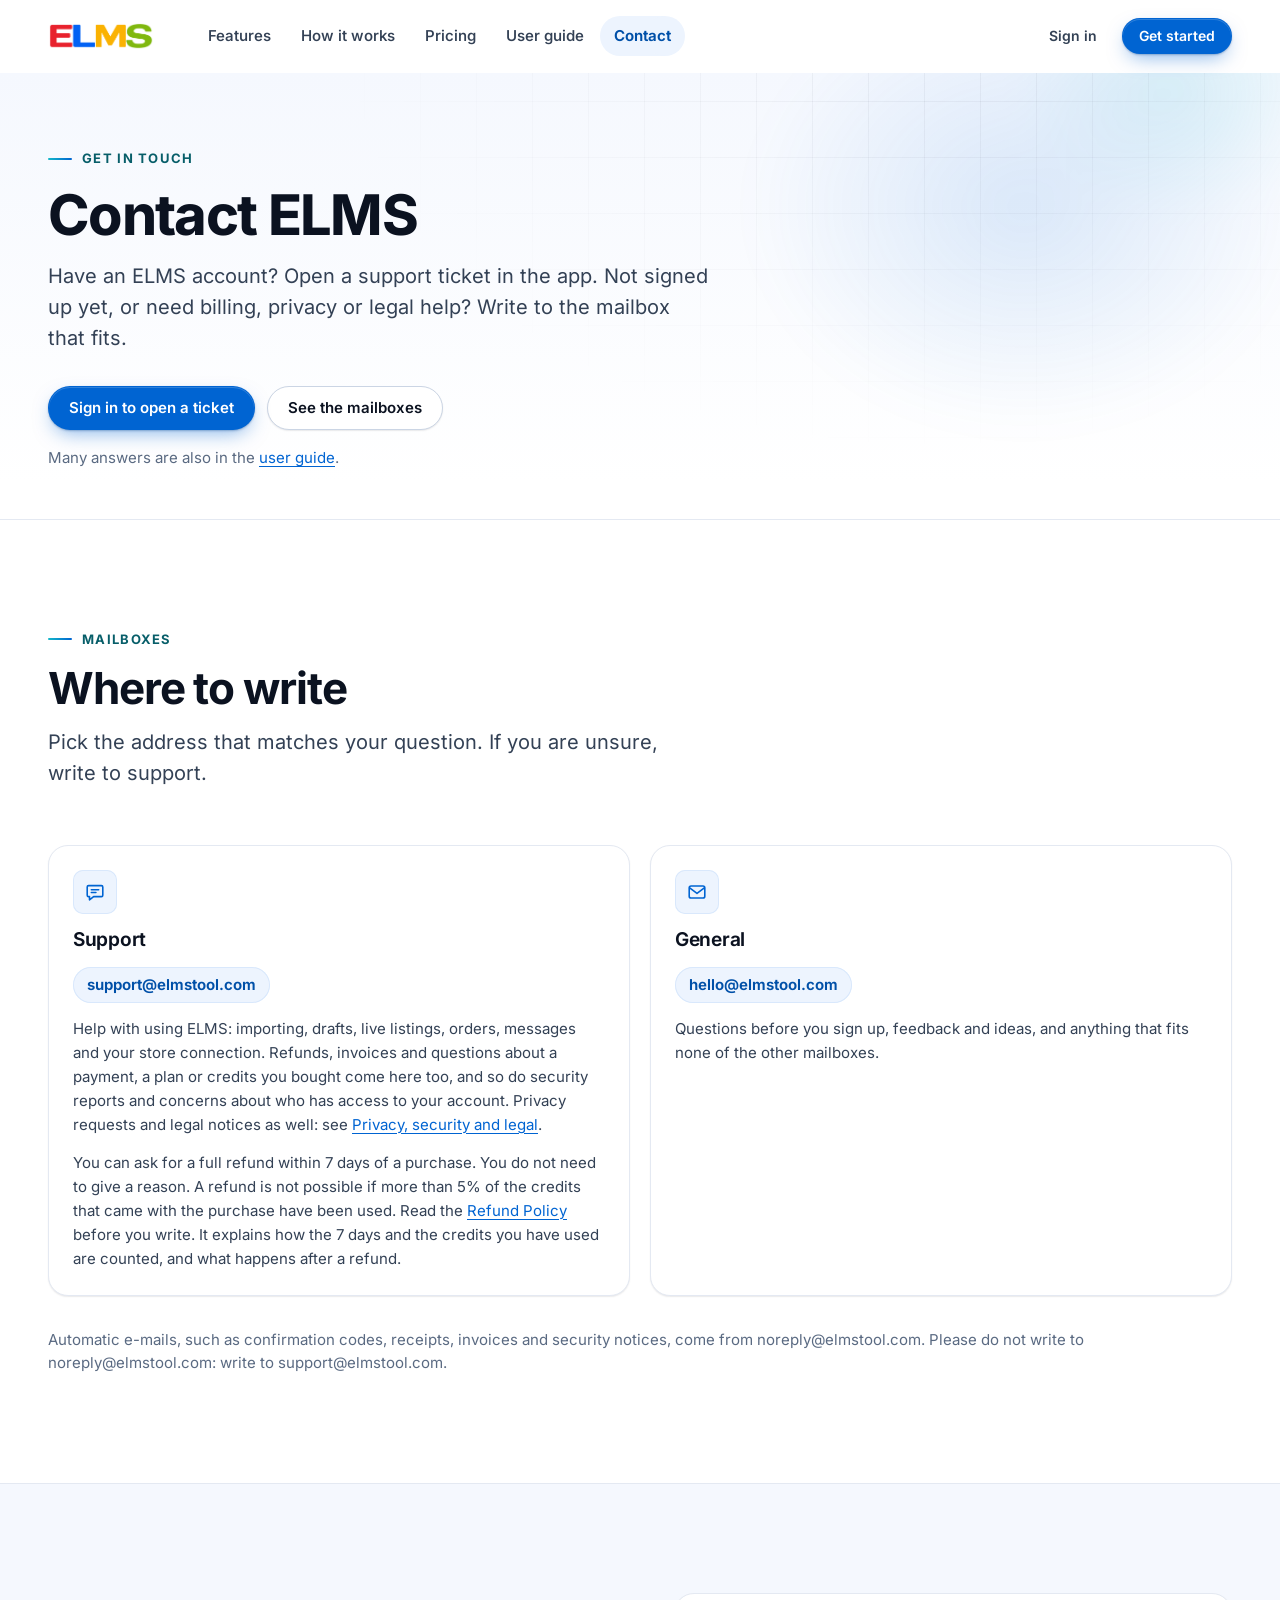
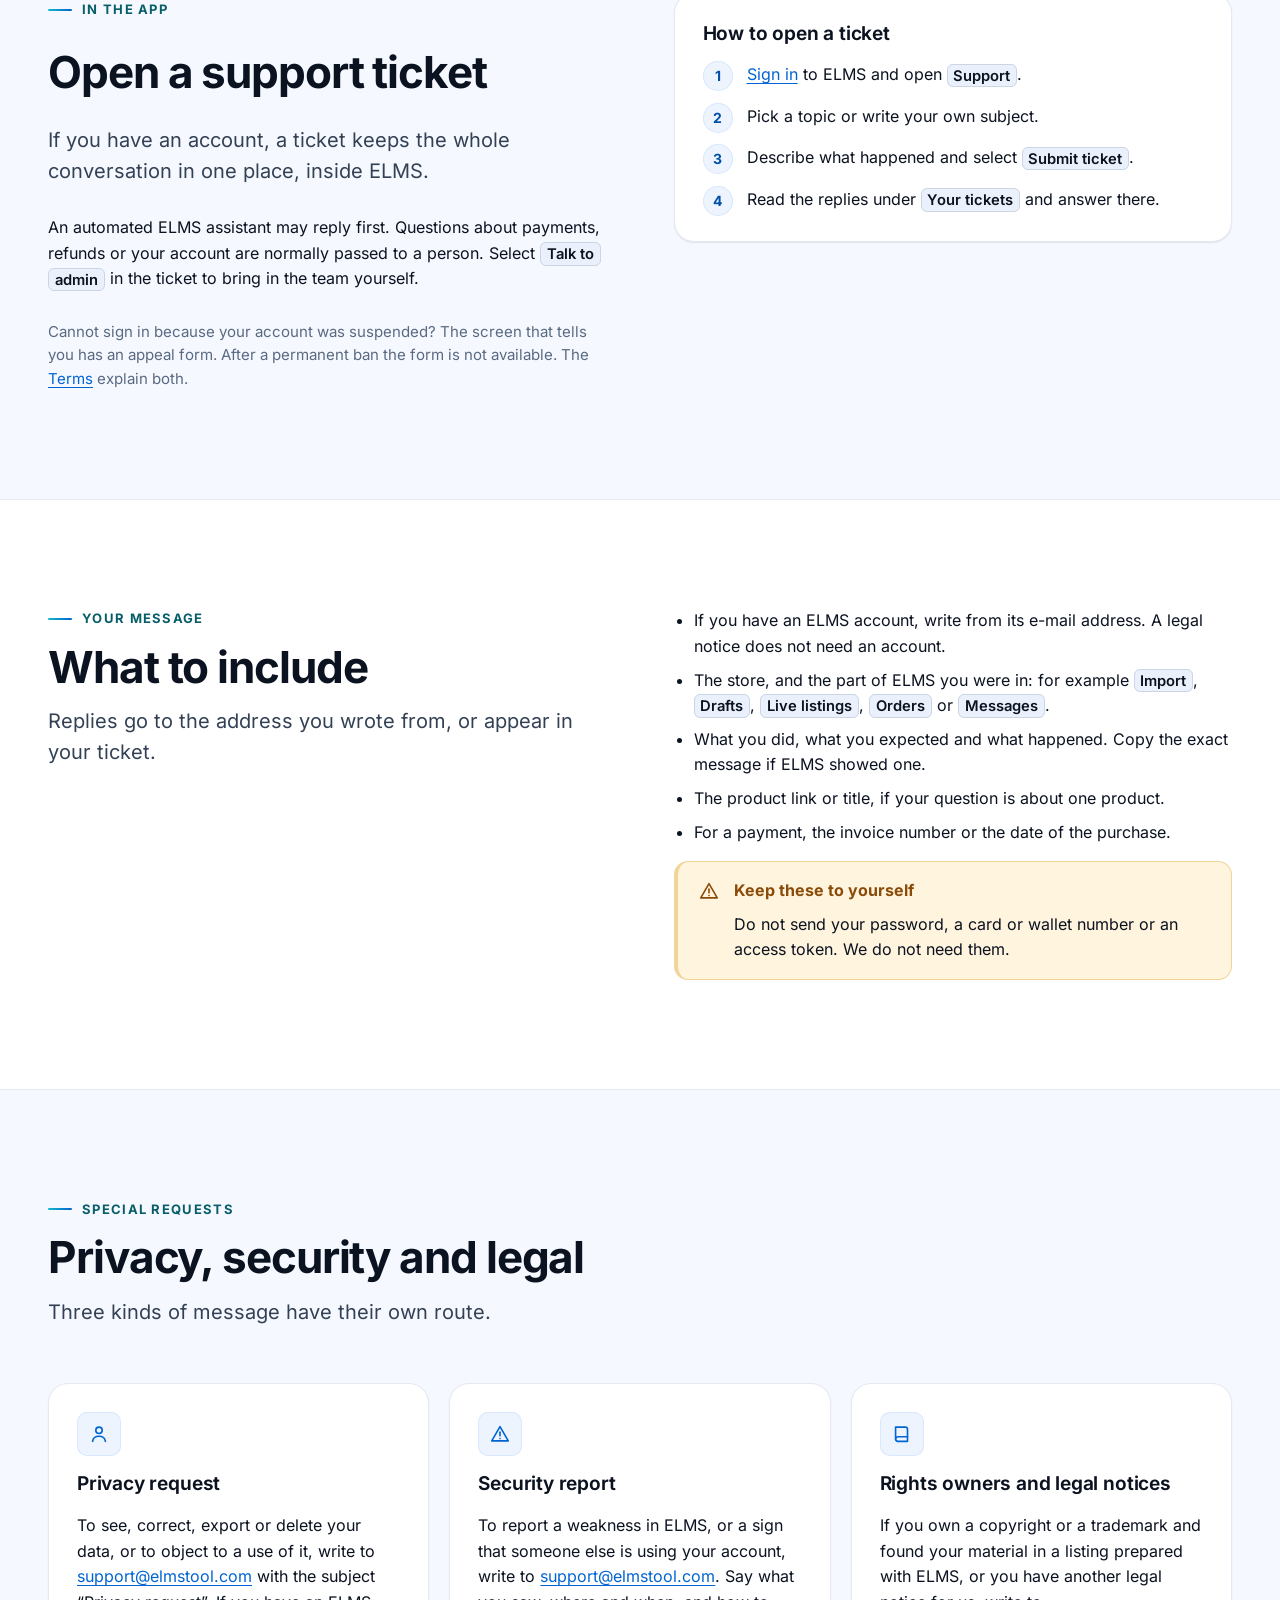
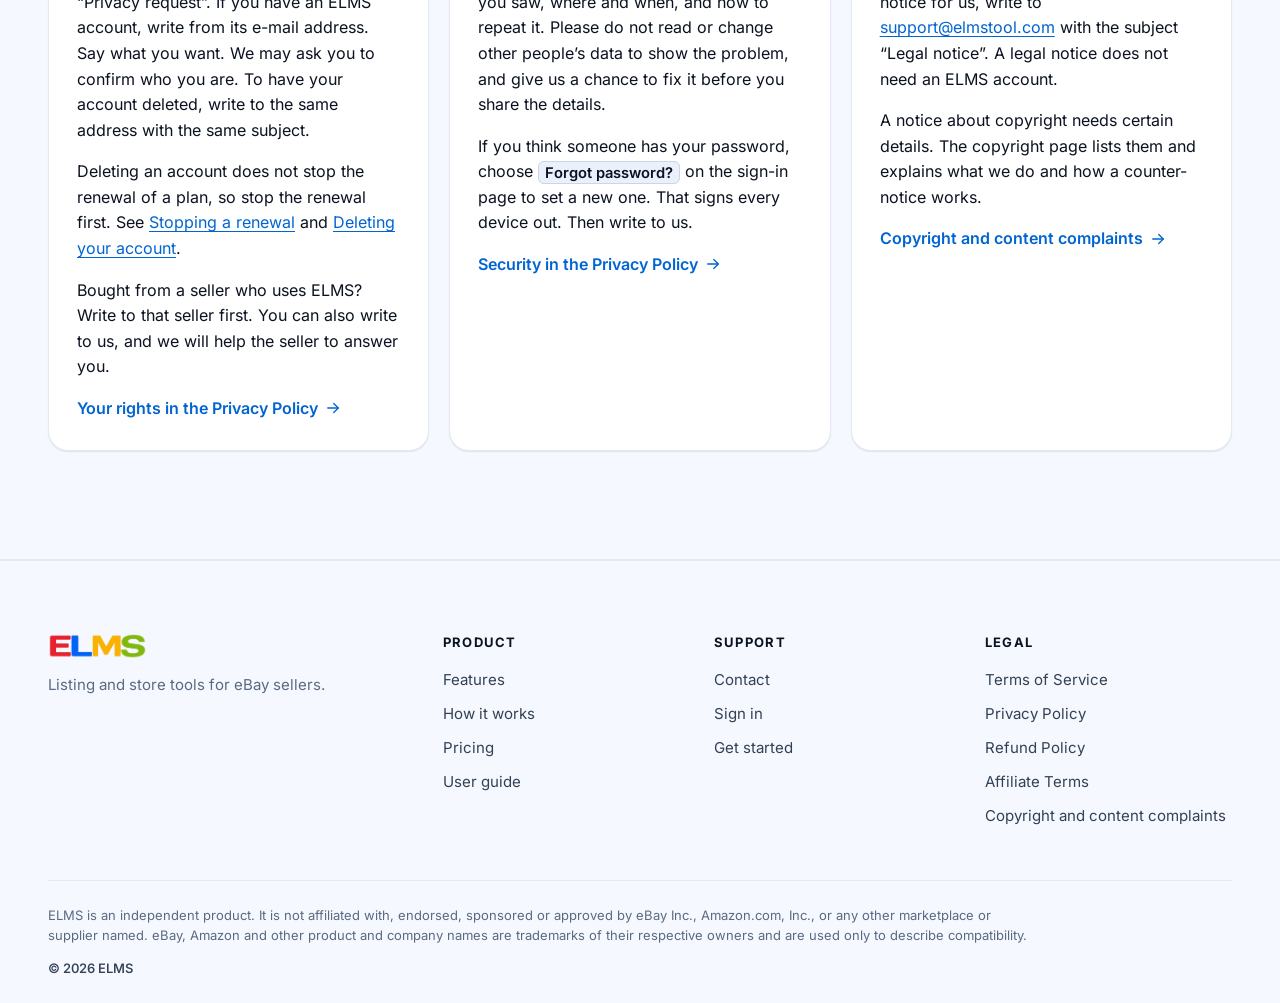
<file: contact.html>
<!doctype html>
<html lang="en">
<head>
<meta charset="utf-8">
<meta name="viewport" content="width=device-width, initial-scale=1">
<title>Contact ELMS: support, billing, privacy and legal</title>
<meta name="description" content="Contact ELMS: which mailbox to write to, how to open a support ticket in the app, and how to send a privacy request, a security report or a legal notice.">
<link rel="canonical" href="https://elmstool.com/contact">
<meta property="og:type" content="website">
<meta property="og:site_name" content="ELMS">
<meta property="og:title" content="Contact ELMS: support, billing, privacy and legal">
<meta property="og:description" content="Contact ELMS: which mailbox to write to, how to open a support ticket in the app, and how to send a privacy request, a security report or a legal notice.">
<meta property="og:url" content="https://elmstool.com/contact">
<meta property="og:image" content="https://elmstool.com/og-image.png">
<meta property="og:image:width" content="1200">
<meta property="og:image:height" content="630">
<meta property="og:image:alt" content="ELMS logo">
<meta name="twitter:card" content="summary_large_image">
<meta name="twitter:title" content="Contact ELMS: support, billing, privacy and legal">
<meta name="twitter:description" content="Contact ELMS: which mailbox to write to, how to open a support ticket in the app, and how to send a privacy request, a security report or a legal notice.">
<meta name="twitter:image" content="https://elmstool.com/og-image.png">
<meta name="twitter:image:alt" content="ELMS logo">
<meta name="theme-color" content="#0064D2">
<meta name="color-scheme" content="light">
<link rel="icon" href="/favicon.ico?v=2" sizes="any">
<link rel="icon" type="image/png" sizes="32x32" href="/favicon-32.png?v=2">
<link rel="icon" type="image/png" sizes="192x192" href="/favicon-192.png?v=2">
<link rel="apple-touch-icon" href="/apple-touch-icon.png?v=2">
<link rel="preload" href="/fonts/inter-latin.woff2" as="font" type="font/woff2" crossorigin>
<link rel="stylesheet" href="/site.css?v=7">
<script src="/site.js?v=6" defer></script>
<script src="/social.js?v=2" defer></script>
</head>
<body>
<!--chrome:header-->
<script>(function(h){h.className+=" js";setTimeout(function(){if(window.ELMS_API===undefined){h.className=h.className.replace(/\s*\bjs\b/,"")}},5000)})(document.documentElement)</script>
<a class="skip-link" href="#main">Skip to main content</a>
<header class="site-header" data-site-header>
  <div class="site-header__bar container">
    <a class="brand" href="/"><img src="/logo-wordmark.png" width="106" height="28" alt="ELMS home"></a>
    <button class="menu-btn" type="button" aria-expanded="false" aria-controls="site-nav" data-menu-btn><span class="menu-btn__bars" aria-hidden="true"></span><span class="menu-btn__label">Menu</span></button>
    <div class="site-nav" id="site-nav" data-site-nav>
      <nav aria-label="Main">
        <ul class="site-nav__list">
          <li><a class="site-nav__link" href="/#features">Features</a></li>
          <li><a class="site-nav__link" href="/#how">How it works</a></li>
          <li><a class="site-nav__link" href="/plans">Pricing</a></li>
          <li><a class="site-nav__link" href="/user-guide">User guide</a></li>
          <li><a class="site-nav__link" href="/contact">Contact</a></li>
        </ul>
      </nav>
      <div class="site-nav__actions">
        <a class="btn btn--ghost btn--sm" href="/signin">Sign in</a>
        <a class="btn btn--primary btn--sm" href="/signup">Get started</a>
      </div>
    </div>
  </div>
</header>
<!--/chrome:header-->
<main id="main" tabindex="-1">

<header class="page-hero">
  <div class="container">
    <div class="page-hero__inner">
      <span class="eyebrow">Get in touch</span>
      <h1 class="t-h1">Contact ELMS</h1>
      <p class="lead">Have an ELMS account? Open a support ticket in the app. Not signed up yet, or need billing, privacy or legal help? Write to the mailbox that fits.</p>
      <div class="cluster mt-4">
        <a class="btn btn--primary" href="/signin">Sign in to open a ticket</a>
        <a class="btn btn--secondary" href="#mailboxes">See the mailboxes</a>
      </div>
      <p class="small muted">Many answers are also in the <a href="/user-guide">user guide</a>.</p>
    </div>
  </div>
</header>

<section class="section" id="mailboxes">
  <div class="container">
    <div class="section-head">
      <span class="eyebrow">Mailboxes</span>
      <h2>Where to write</h2>
      <p>Pick the address that matches your question. If you are unsure, write to support.</p>
    </div>
    <div class="mailboxes">
      <article class="mailbox">
        <span class="icon-tile"><svg class="icon" aria-hidden="true" focusable="false"><use href="#i-message"/></svg></span>
        <h3 class="mailbox__title">Support</h3>
        <a class="mailbox__addr" href="mailto:support@elmstool.com">support@elmstool.com</a>
        <p class="mailbox__text">Help with using ELMS: importing, drafts, live listings, orders, messages and your store connection. Refunds, invoices and questions about a payment, a plan or credits you bought come here too, and so do security reports and concerns about who has access to your account. Privacy requests and legal notices as well: see <a href="#requests">Privacy, security and legal</a>.</p>
        <p class="mailbox__text" data-only="credits">You can ask for a full refund within 7 days of a purchase. You do not need to give a reason. A refund is not possible if more than 5% of the credits that came with the purchase have been used. Read the <a href="/refund">Refund Policy</a> before you write. It explains how the 7 days and the credits you have used are counted, and what happens after a refund.</p>
        <p class="mailbox__text" data-only="slots" hidden>You can ask for a full refund within 7 days of a purchase. You do not need to give a reason. For a plan by listings, a refund is not possible if 20 or more listings have been published with the plan; for credits you bought earlier, if more than 5% of the credits that came with the purchase have been used. Read the <a href="/refund">Refund Policy</a> before you write. It explains how the 7 days, the listings you have published and the credits you have used are counted, and what happens after a refund.</p>
      </article>
      <article class="mailbox">
        <span class="icon-tile"><svg class="icon" aria-hidden="true" focusable="false"><use href="#i-mail"/></svg></span>
        <h3 class="mailbox__title">General</h3>
        <a class="mailbox__addr" href="mailto:hello@elmstool.com">hello@elmstool.com</a>
        <p class="mailbox__text">Questions before you sign up, feedback and ideas, and anything that fits none of the other mailboxes.</p>
      </article>
    </div>
    <p class="small muted mt-6">Automatic e-mails, such as confirmation codes, receipts, invoices and security notices, come from noreply@elmstool.com. Please do not write to noreply@elmstool.com: write to support@elmstool.com.</p>
  </div>
</section>

<section class="section section--soft" id="tickets">
  <div class="container">
    <div class="split split--top">
      <div class="stack stack--lg">
        <div class="stack">
          <span class="eyebrow">In the app</span>
          <h2>Open a support ticket</h2>
          <p class="lead">If you have an account, a ticket keeps the whole conversation in one place, inside ELMS.</p>
        </div>
        <p>An automated ELMS assistant may reply first. Questions about payments, refunds or your account are normally passed to a person. Select <span class="term">Talk to admin</span> in the ticket to bring in the team yourself.</p>
        <p class="small muted">Cannot sign in because your account was suspended? The screen that tells you has an appeal form. After a permanent ban the form is not available. The <a href="/terms#ending">Terms</a> explain both.</p>
      </div>
      <div class="card reveal">
        <p class="card__title">How to open a ticket</p>
        <ol class="howto mt-4">
          <li><a href="/signin">Sign in</a> to ELMS and open <span class="term">Support</span>.</li>
          <li>Pick a topic or write your own subject.</li>
          <li>Describe what happened and select <span class="term">Submit ticket</span>.</li>
          <li>Read the replies under <span class="term">Your tickets</span> and answer there.</li>
        </ol>
      </div>
    </div>
  </div>
</section>

<section class="section" id="include">
  <div class="container">
    <div class="split split--top">
      <div class="section-head">
        <span class="eyebrow">Your message</span>
        <h2>What to include</h2>
        <p>Replies go to the address you wrote from, or appear in your ticket.</p>
      </div>
      <div class="stack">
        <ul class="stack stack--sm">
          <li>If you have an ELMS account, write from its e-mail address. A legal notice does not need an account.</li>
          <li>The store, and the part of ELMS you were in: for example <span class="term">Import</span>, <span class="term">Drafts</span>, <span class="term">Live listings</span>, <span class="term">Orders</span> or <span class="term">Messages</span>.</li>
          <li>What you did, what you expected and what happened. Copy the exact message if ELMS showed one.</li>
          <li>The product link or title, if your question is about one product.</li>
          <li>For a payment, the invoice number or the date of the purchase.</li>
        </ul>
        <div class="callout callout--important" role="note"><svg class="icon" aria-hidden="true" focusable="false"><use href="#i-alert"/></svg><div class="callout__body"><p class="callout__title">Keep these to yourself</p><p>Do not send your password, a card or wallet number or an access token. We do not need them.</p></div></div>
      </div>
    </div>
  </div>
</section>

<section class="section section--soft" id="requests">
  <div class="container">
    <div class="section-head">
      <span class="eyebrow">Special requests</span>
      <h2>Privacy, security and legal</h2>
      <p>Three kinds of message have their own route.</p>
    </div>
    <div class="cards">
      <article class="card reveal">
        <span class="icon-tile"><svg class="icon" aria-hidden="true" focusable="false"><use href="#i-user"/></svg></span>
        <h3 class="card__title mt-4">Privacy request</h3>
        <p class="mt-4">To see, correct, export or delete your data, or to object to a use of it, write to <a href="mailto:support@elmstool.com?subject=Privacy%20request">support@elmstool.com</a> with the subject &ldquo;Privacy request&rdquo;. If you have an ELMS account, write from its e-mail address. Say what you want. We may ask you to confirm who you are. To have your account deleted, write to the same address with the same subject.</p>
        <p class="mt-4">Deleting an account does not stop the renewal of a plan, so stop the renewal first. See <a href="/refund#renewal">Stopping a renewal</a> and <a href="/terms#deleting">Deleting your account</a>.</p>
        <p class="mt-4">Bought from a seller who uses ELMS? Write to that seller first. You can also write to us, and we will help the seller to answer you.</p>
        <p class="mt-4"><a class="link-arrow" href="/privacy#rights"><span>Your rights in the Privacy Policy</span><svg class="icon" aria-hidden="true" focusable="false"><use href="#i-arrow-right"/></svg></a></p>
      </article>
      <article class="card reveal reveal--d1">
        <span class="icon-tile"><svg class="icon" aria-hidden="true" focusable="false"><use href="#i-alert"/></svg></span>
        <h3 class="card__title mt-4">Security report</h3>
        <p class="mt-4">To report a weakness in ELMS, or a sign that someone else is using your account, write to <a href="mailto:support@elmstool.com">support@elmstool.com</a>. Say what you saw, where and when, and how to repeat it. Please do not read or change other people&rsquo;s data to show the problem, and give us a chance to fix it before you share the details.</p>
        <p class="mt-4">If you think someone has your password, choose <span class="term">Forgot password?</span> on the sign-in page to set a new one. That signs every device out. Then write to us.</p>
        <p class="mt-4"><a class="link-arrow" href="/privacy#security"><span>Security in the Privacy Policy</span><svg class="icon" aria-hidden="true" focusable="false"><use href="#i-arrow-right"/></svg></a></p>
      </article>
      <article class="card reveal reveal--d2">
        <span class="icon-tile"><svg class="icon" aria-hidden="true" focusable="false"><use href="#i-book"/></svg></span>
        <h3 class="card__title mt-4">Rights owners and legal notices</h3>
        <p class="mt-4">If you own a copyright or a trademark and found your material in a listing prepared with ELMS, or you have another legal notice for us, write to <a href="mailto:support@elmstool.com?subject=Legal%20notice">support@elmstool.com</a> with the subject &ldquo;Legal notice&rdquo;. A legal notice does not need an ELMS account.</p>
        <p class="mt-4">A notice about copyright needs certain details. The copyright page lists them and explains what we do and how a counter-notice works.</p>
        <p class="mt-4"><a class="link-arrow" href="/copyright"><span>Copyright and content complaints</span><svg class="icon" aria-hidden="true" focusable="false"><use href="#i-arrow-right"/></svg></a></p>
      </article>
    </div>
  </div>
</section>

<section class="band" data-elms-social="band" hidden aria-labelledby="follow-title">
  <div class="band__inner">
    <span class="eyebrow">Follow ELMS</span>
    <h2 class="band__title" id="follow-title">Follow ELMS for updates</h2>
    <p class="band__text">New features, tips and announcements. Each link opens in a new tab. For help with your account, use the mailboxes above.</p>
    <div data-elms-social-list></div>
  </div>
</section>

</main>
<!--chrome:footer-->
<footer class="site-footer">
  <div class="container">
    <div class="site-footer__grid">
      <div class="site-footer__brand">
        <a class="brand" href="/"><img src="/logo-wordmark.png" width="106" height="28" alt="ELMS home"></a>
        <p>Listing and store tools for eBay sellers.</p>
      </div>
      <div class="footer-col">
        <p class="footer-title" id="footer-product">Product</p>
        <ul class="footer-links" aria-labelledby="footer-product">
          <li><a href="/#features">Features</a></li>
          <li><a href="/#how">How it works</a></li>
          <li><a href="/plans">Pricing</a></li>
          <li><a href="/user-guide">User guide</a></li>
        </ul>
      </div>
      <div class="footer-col">
        <p class="footer-title" id="footer-support">Support</p>
        <ul class="footer-links" aria-labelledby="footer-support">
          <li><a href="/contact">Contact</a></li>
          <li><a href="/signin">Sign in</a></li>
          <li><a href="/signup">Get started</a></li>
        </ul>
      </div>
      <div class="footer-col">
        <p class="footer-title" id="footer-legal">Legal</p>
        <ul class="footer-links" aria-labelledby="footer-legal">
          <li><a href="/terms">Terms of Service</a></li>
          <li><a href="/privacy">Privacy Policy</a></li>
          <li><a href="/refund">Refund Policy</a></li>
          <li><a href="/affiliate-terms">Affiliate Terms</a></li>
          <li><a href="/copyright">Copyright and content complaints</a></li>
        </ul>
      </div>
      <div class="footer-col">
        <p class="footer-title">Follow ELMS</p>
        <div data-elms-social="row" hidden></div>
      </div>
    </div>
    <div class="site-footer__legal">
      <p>ELMS is an independent product. It is not affiliated with, endorsed, sponsored or approved by eBay Inc., Amazon.com, Inc., or any other marketplace or supplier named. eBay, Amazon and other product and company names are trademarks of their respective owners and are used only to describe compatibility.</p>
      <p class="site-footer__copy">&copy; <span data-year>2026</span> ELMS</p>
    </div>
  </div>
</footer>
<!--/chrome:footer-->
<svg style="display:none" aria-hidden="true" focusable="false">
  <symbol id="i-check" viewBox="0 0 24 24"><path d="M5 12.5l4.5 4.5L19 7.5"/></symbol>
  <symbol id="i-arrow-right" viewBox="0 0 24 24"><path d="M5 12h14"/><path d="M13 6l6 6-6 6"/></symbol>
  <symbol id="i-link" viewBox="0 0 24 24"><path d="M10 14a4 4 0 0 0 5.7 0l3-3a4 4 0 0 0-5.7-5.7l-1 1"/><path d="M14 10a4 4 0 0 0-5.7 0l-3 3a4 4 0 0 0 5.7 5.7l1-1"/></symbol>
  <symbol id="i-import" viewBox="0 0 24 24"><path d="M12 4v11"/><path d="M7.5 10.5L12 15l4.5-4.5"/><path d="M4.5 16v2.5A1.5 1.5 0 0 0 6 20h12a1.5 1.5 0 0 0 1.5-1.5V16"/></symbol>
  <symbol id="i-edit" viewBox="0 0 24 24"><path d="M4 20l1.2-4.3L16.4 4.5a2.1 2.1 0 0 1 3 3L8.2 18.8 4 20z"/><path d="M14.5 6.5l3 3"/></symbol>
  <symbol id="i-publish" viewBox="0 0 24 24"><path d="M12 20V9"/><path d="M7.5 13.5L12 9l4.5 4.5"/><path d="M5 4.5h14"/></symbol>
  <symbol id="i-monitor" viewBox="0 0 24 24"><rect x="3" y="4" width="18" height="12.5" rx="2"/><path d="M8 20h8"/><path d="M12 16.5V20"/><path d="M6.5 11h2.4l1.6-3 2.5 6 1.6-3h2.9"/></symbol>
  <symbol id="i-box" viewBox="0 0 24 24"><path d="M12 3l8 4.5v9L12 21l-8-4.5v-9L12 3z"/><path d="M4 7.5l8 4.5 8-4.5"/><path d="M12 12v9"/></symbol>
  <symbol id="i-message" viewBox="0 0 24 24"><path d="M5 5h14a1.5 1.5 0 0 1 1.5 1.5v9A1.5 1.5 0 0 1 19 17h-8.5L6 20.5V17H5a1.5 1.5 0 0 1-1.5-1.5v-9A1.5 1.5 0 0 1 5 5z"/><path d="M8 9.5h8"/><path d="M8 12.5h5"/></symbol>
  <symbol id="i-chart" viewBox="0 0 24 24"><path d="M4 20h16"/><path d="M7 20v-6"/><path d="M12 20V8.5"/><path d="M17 20v-9"/></symbol>
  <symbol id="i-search" viewBox="0 0 24 24"><circle cx="11" cy="11" r="6.5"/><path d="M16 16l4.5 4.5"/></symbol>
  <symbol id="i-shield" viewBox="0 0 24 24"><path d="M12 3l7.5 3v5.5c0 4.5-3.2 8-7.5 9.5-4.3-1.5-7.5-5-7.5-9.5V6L12 3z"/><path d="M9 12l2.2 2.2L15.5 10"/></symbol>
  <symbol id="i-bell" viewBox="0 0 24 24"><path d="M6 16.5V11a6 6 0 0 1 12 0v5.5l1.5 1.5h-15L6 16.5z"/><path d="M10 20.5a2 2 0 0 0 4 0"/></symbol>
  <symbol id="i-user" viewBox="0 0 24 24"><circle cx="12" cy="8" r="3.5"/><path d="M5 20c.5-3.6 3.4-5.5 7-5.5s6.5 1.9 7 5.5"/></symbol>
  <symbol id="i-plus" viewBox="0 0 24 24"><path d="M12 5v14"/><path d="M5 12h14"/></symbol>
  <symbol id="i-mail" viewBox="0 0 24 24"><rect x="3.5" y="5.5" width="17" height="13" rx="2"/><path d="M4 7.5l8 6 8-6"/></symbol>
  <symbol id="i-info" viewBox="0 0 24 24"><circle cx="12" cy="12" r="8.5"/><path d="M12 11v5"/><path d="M12 8h.01"/></symbol>
  <symbol id="i-alert" viewBox="0 0 24 24"><path d="M12 4l9 15.5H3L12 4z"/><path d="M12 10v4"/><path d="M12 17h.01"/></symbol>
  <symbol id="i-clock" viewBox="0 0 24 24"><circle cx="12" cy="12" r="8.5"/><path d="M12 7.5V12l3 2"/></symbol>
  <symbol id="i-truck" viewBox="0 0 24 24"><path d="M3 6.5h11V16H3z"/><path d="M14 9.5h4l3 3.5V16h-7"/><circle cx="7" cy="17.5" r="1.8"/><circle cx="17" cy="17.5" r="1.8"/></symbol>
  <symbol id="i-book" viewBox="0 0 24 24"><path d="M5 4.5h10.5A2.5 2.5 0 0 1 18 7v13H7.5A2.5 2.5 0 0 1 5 17.5v-13z"/><path d="M5 17.5A2.5 2.5 0 0 1 7.5 15H18"/></symbol>
  <symbol id="i-sliders" viewBox="0 0 24 24"><path d="M4 8h9"/><path d="M17 8h3"/><circle cx="15" cy="8" r="2"/><path d="M4 16h3"/><path d="M11 16h9"/><circle cx="9" cy="16" r="2"/></symbol>
  <symbol id="i-store" viewBox="0 0 24 24"><path d="M4 9l1.5-4.5h13L20 9"/><path d="M4 9a2.7 2.7 0 0 0 5.3 0 2.7 2.7 0 0 0 5.4 0A2.7 2.7 0 0 0 20 9"/><path d="M5.5 12.5V20h13v-7.5"/></symbol>
  <symbol id="i-sparkle" viewBox="0 0 24 24"><path d="M11 4l1.9 5.1L18 11l-5.1 1.9L11 18l-1.9-5.1L4 11l5.1-1.9L11 4z"/><path d="M19 15v4"/><path d="M17 17h4"/></symbol>
  <symbol id="i-undo" viewBox="0 0 24 24"><path d="M9 5L4.5 9.5 9 14"/><path d="M4.5 9.5H14a5 5 0 0 1 0 10h-3"/></symbol>
</svg>
</body>
</html>
</file>
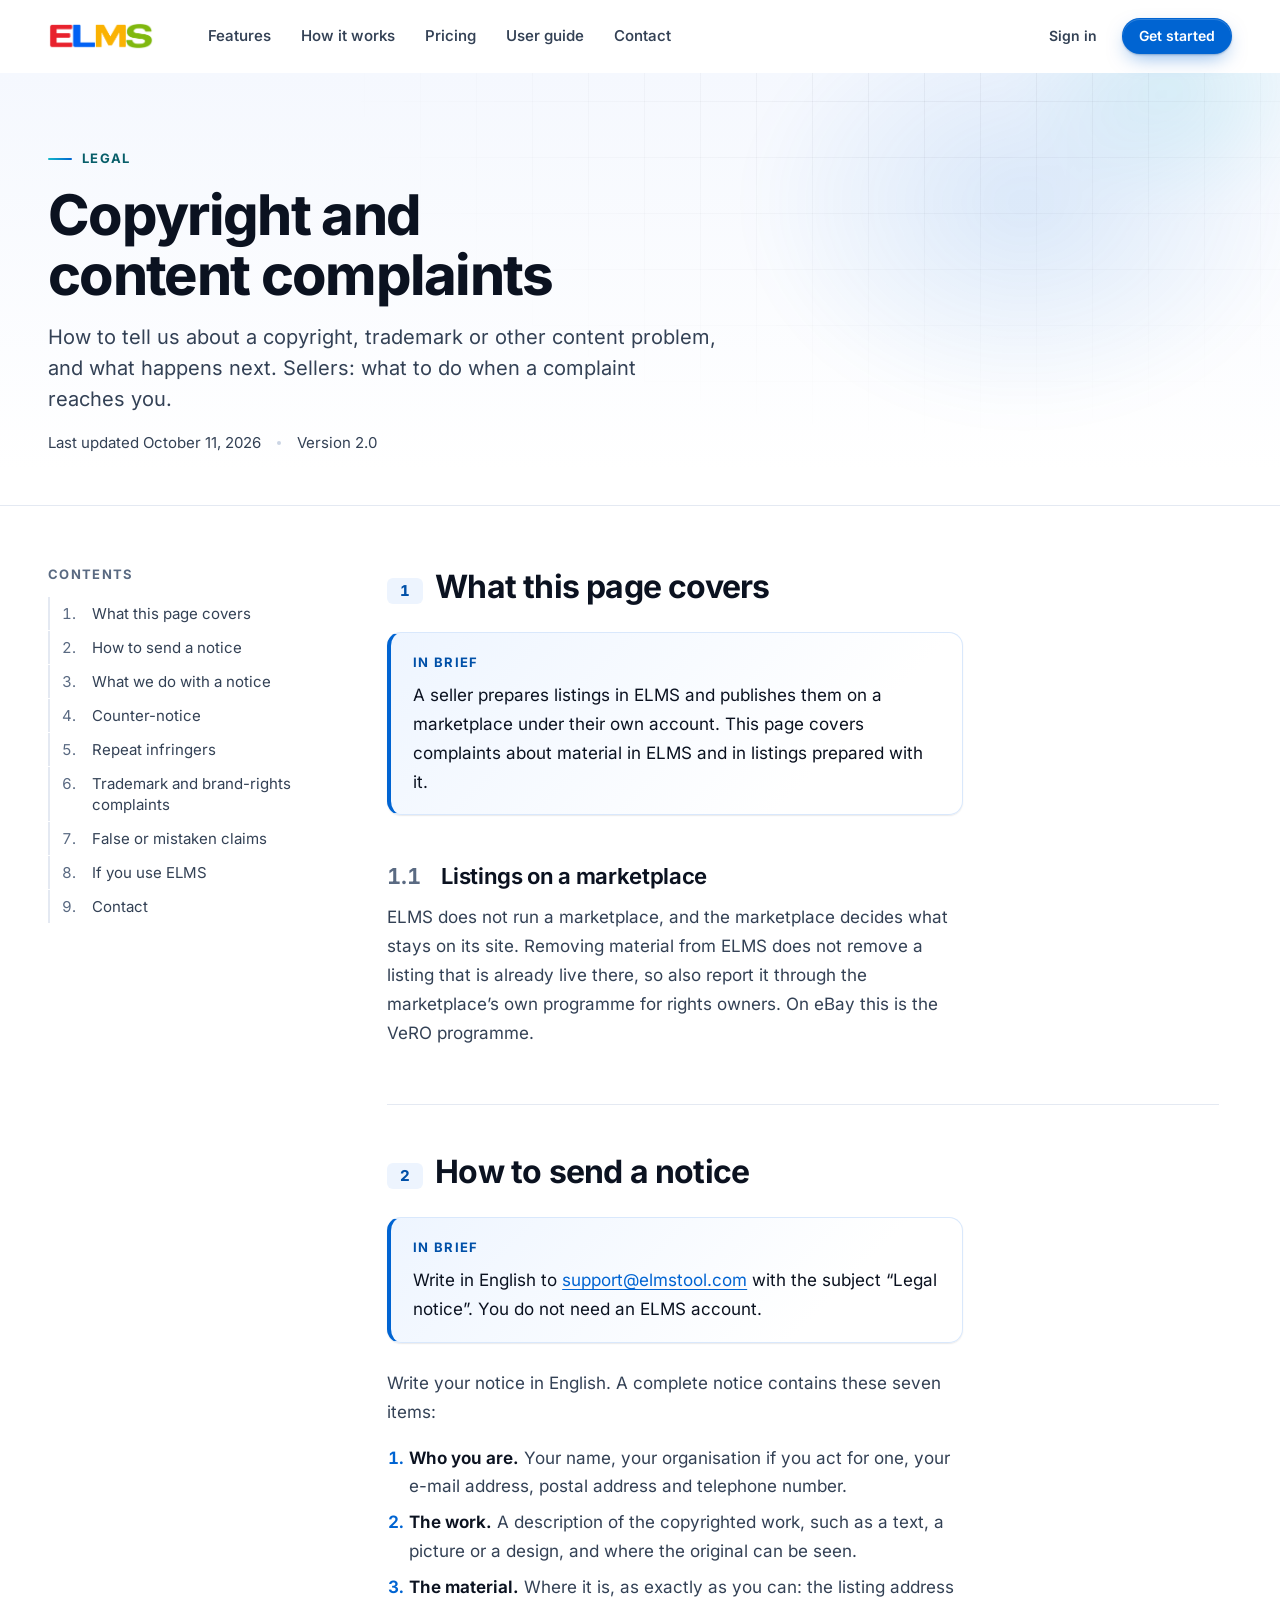
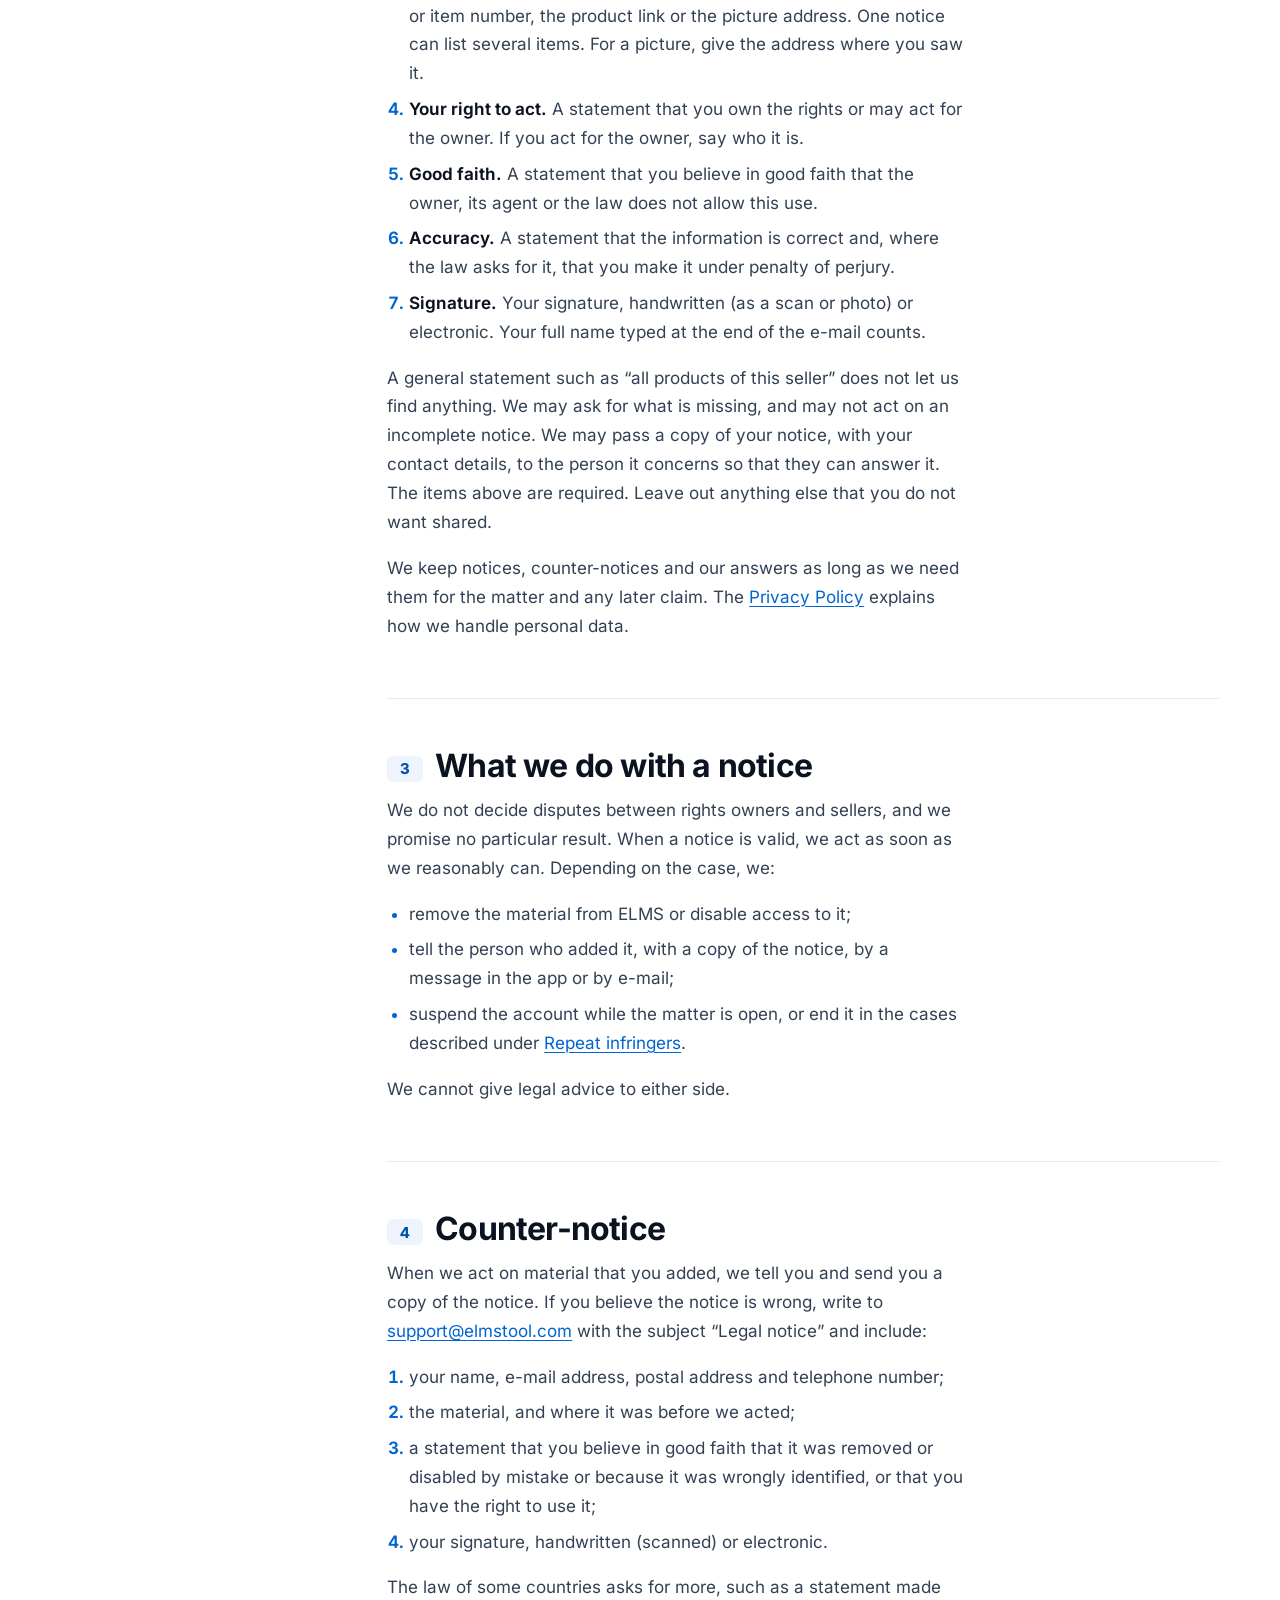
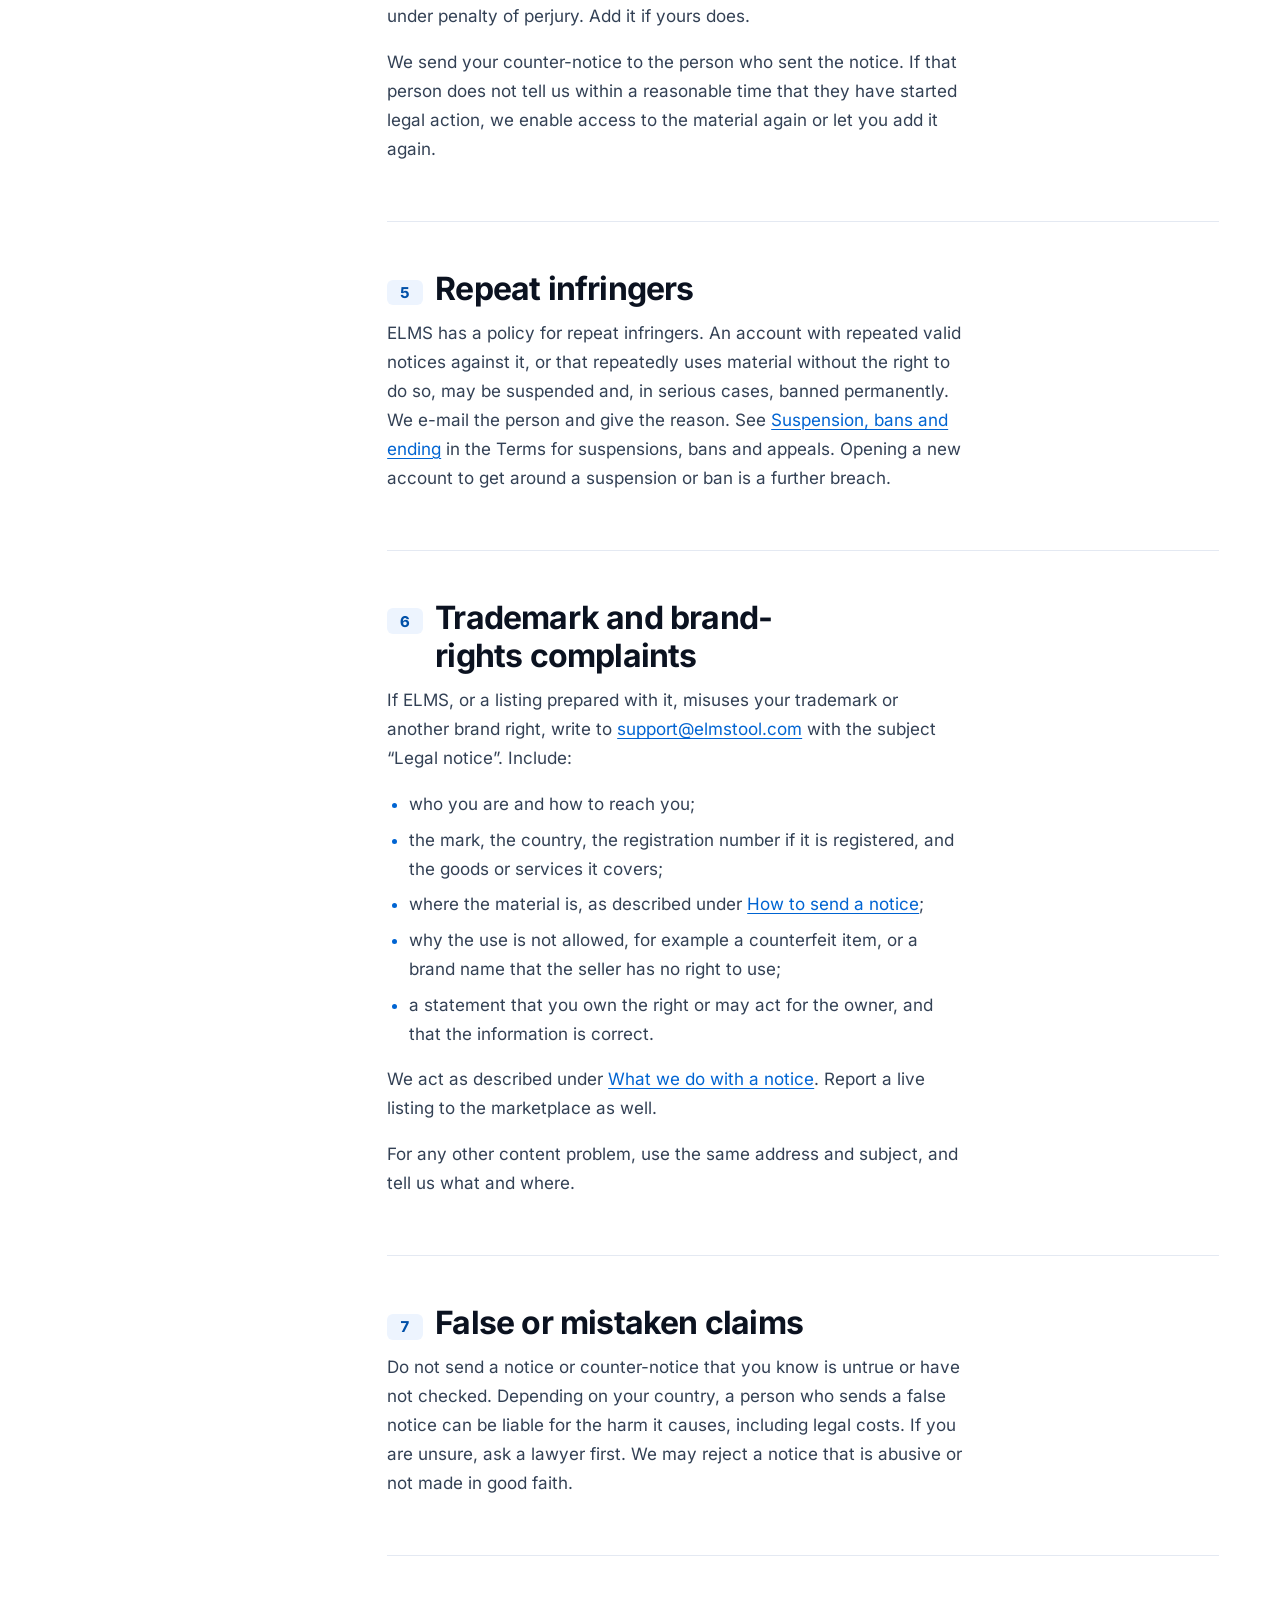
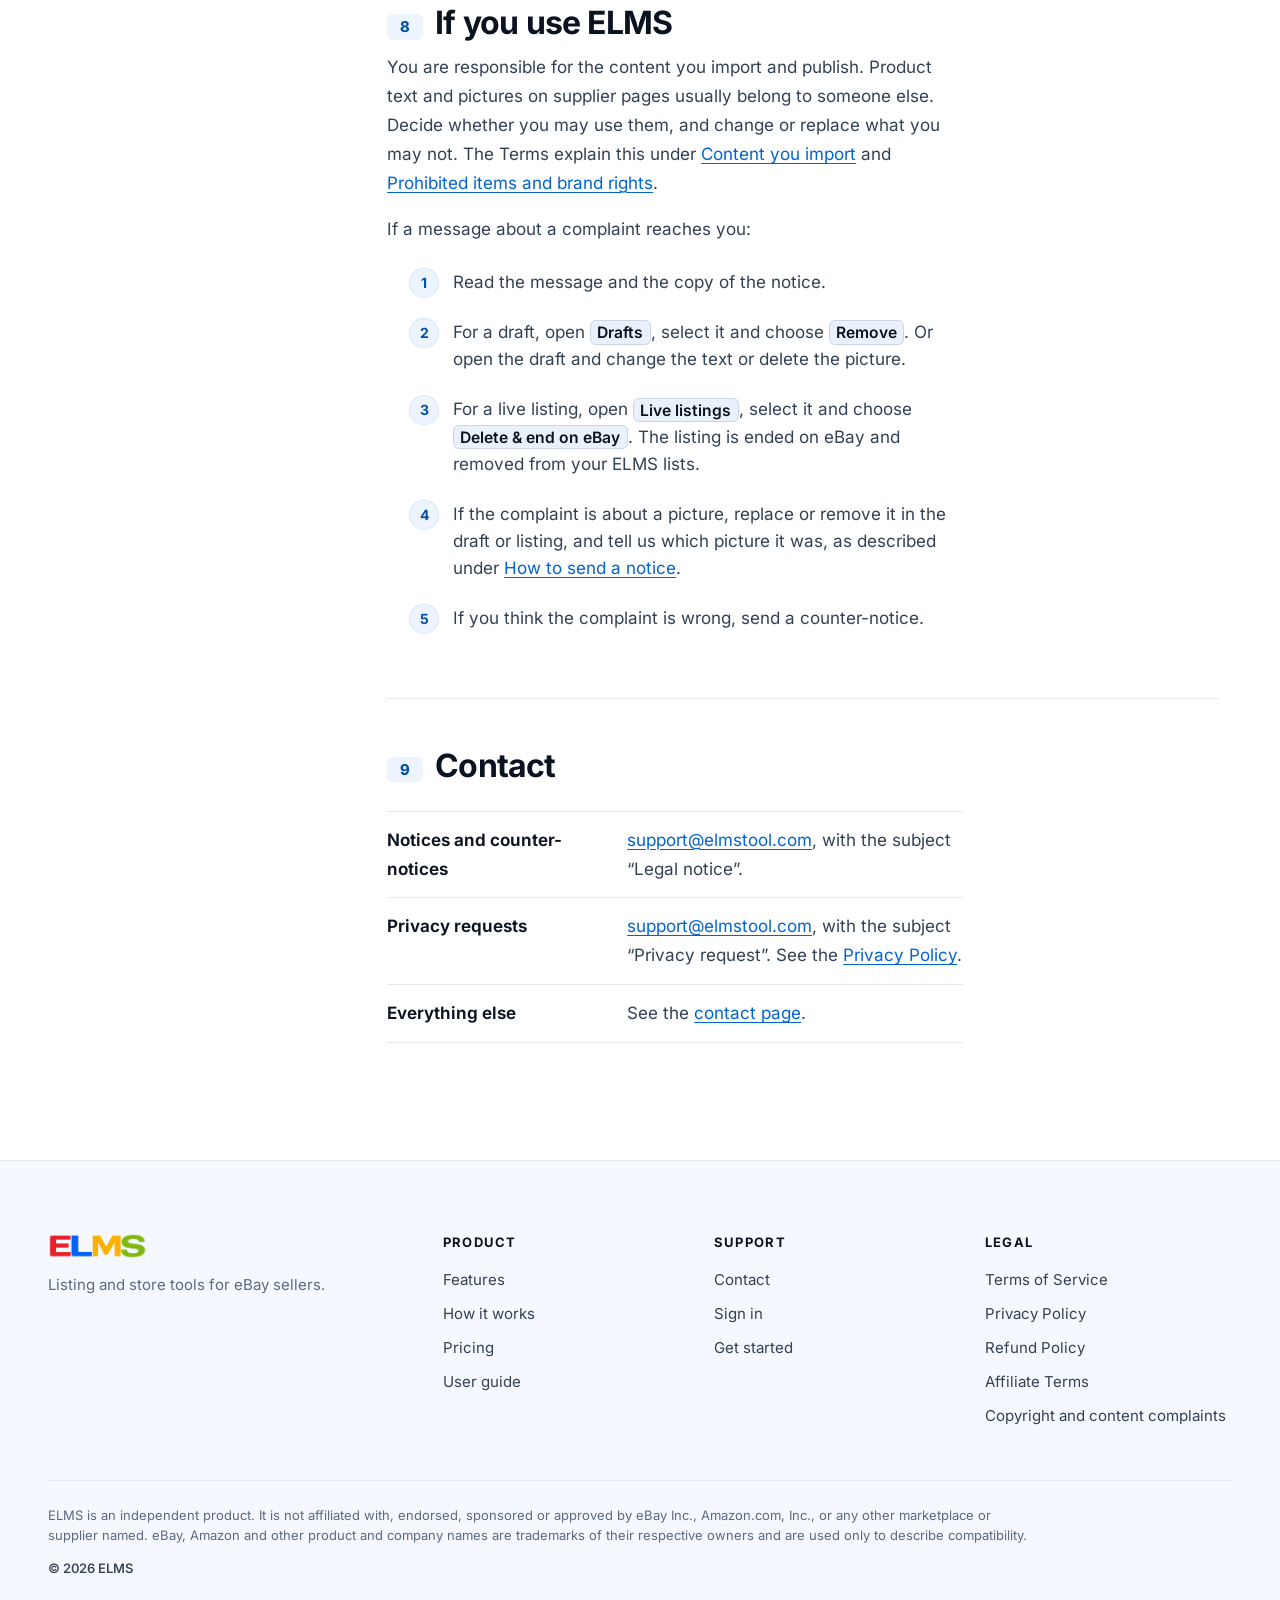
<file: copyright.html>
<!doctype html>
<html lang="en">
<head>
<meta charset="utf-8">
<meta name="viewport" content="width=device-width, initial-scale=1">
<title>Copyright and content complaints - ELMS</title>
<meta name="description" content="How to tell ELMS about a copyright, trademark or other content problem: what a notice needs, what we do and how a counter-notice works.">
<link rel="canonical" href="https://elmstool.com/copyright">
<meta property="og:type" content="website">
<meta property="og:site_name" content="ELMS">
<meta property="og:title" content="Copyright and content complaints - ELMS">
<meta property="og:description" content="How to tell ELMS about a copyright, trademark or other content problem: what a notice needs, what we do and how a counter-notice works.">
<meta property="og:url" content="https://elmstool.com/copyright">
<meta property="og:image" content="https://elmstool.com/og-image.png">
<meta property="og:image:width" content="1200">
<meta property="og:image:height" content="630">
<meta property="og:image:alt" content="ELMS logo">
<meta name="twitter:card" content="summary_large_image">
<meta name="twitter:title" content="Copyright and content complaints - ELMS">
<meta name="twitter:description" content="How to tell ELMS about a copyright, trademark or other content problem: what a notice needs, what we do and how a counter-notice works.">
<meta name="twitter:image" content="https://elmstool.com/og-image.png">
<meta name="twitter:image:alt" content="ELMS logo">
<meta name="theme-color" content="#0064D2">
<meta name="color-scheme" content="light">
<link rel="icon" href="/favicon.ico?v=2" sizes="any">
<link rel="icon" type="image/png" sizes="32x32" href="/favicon-32.png?v=2">
<link rel="icon" type="image/png" sizes="192x192" href="/favicon-192.png?v=2">
<link rel="apple-touch-icon" href="/apple-touch-icon.png?v=2">
<link rel="preload" href="/fonts/inter-latin.woff2" as="font" type="font/woff2" crossorigin>
<link rel="stylesheet" href="/site.css?v=6">
<script src="/site.js?v=5" defer></script>
<script src="/social.js?v=2" defer></script>
</head>
<body>
<!--chrome:header-->
<script>(function(h){h.className+=" js";setTimeout(function(){if(window.ELMS_API===undefined){h.className=h.className.replace(/\s*\bjs\b/,"")}},5000)})(document.documentElement)</script>
<a class="skip-link" href="#main">Skip to main content</a>
<header class="site-header" data-site-header>
  <div class="site-header__bar container">
    <a class="brand" href="/"><img src="/logo-wordmark.png" width="106" height="28" alt="ELMS home"></a>
    <button class="menu-btn" type="button" aria-expanded="false" aria-controls="site-nav" data-menu-btn><span class="menu-btn__bars" aria-hidden="true"></span><span class="menu-btn__label">Menu</span></button>
    <div class="site-nav" id="site-nav" data-site-nav>
      <nav aria-label="Main">
        <ul class="site-nav__list">
          <li><a class="site-nav__link" href="/#features">Features</a></li>
          <li><a class="site-nav__link" href="/#how">How it works</a></li>
          <li><a class="site-nav__link" href="/plans">Pricing</a></li>
          <li><a class="site-nav__link" href="/user-guide">User guide</a></li>
          <li><a class="site-nav__link" href="/contact">Contact</a></li>
        </ul>
      </nav>
      <div class="site-nav__actions">
        <a class="btn btn--ghost btn--sm" href="/signin">Sign in</a>
        <a class="btn btn--primary btn--sm" href="/signup">Get started</a>
      </div>
    </div>
  </div>
</header>
<!--/chrome:header-->
<main id="main" tabindex="-1">

<header class="page-hero">
  <div class="container">
    <div class="page-hero__inner">
      <span class="eyebrow">Legal</span>
      <h1 class="t-h1">Copyright and content complaints</h1>
      <p class="lead">How to tell us about a copyright, trademark or other content problem, and what happens next. Sellers: what to do when a complaint reaches you.</p>
      <ul class="doc-meta"><li>Last updated <time datetime="2026-10-11">October 11, 2026</time></li><li>Version 2.0</li></ul>
    </div>
  </div>
</header>

<div class="container">
  <div class="doc doc--numbered">
    <div class="doc__aside">
      <nav class="toc" aria-label="Contents">
        <details class="toc__details" open data-toc>
          <summary class="toc__summary">Contents</summary>
          <ol class="toc__list">
            <li><a class="toc__link" href="#scope">What this page covers</a></li>
            <li><a class="toc__link" href="#notice">How to send a notice</a></li>
            <li><a class="toc__link" href="#action">What we do with a notice</a></li>
            <li><a class="toc__link" href="#counter-notice">Counter-notice</a></li>
            <li><a class="toc__link" href="#repeat">Repeat infringers</a></li>
            <li><a class="toc__link" href="#trademark">Trademark and brand-rights complaints</a></li>
            <li><a class="toc__link" href="#false-claims">False or mistaken claims</a></li>
            <li><a class="toc__link" href="#your-content">If you use ELMS</a></li>
            <li><a class="toc__link" href="#contact">Contact</a></li>
          </ol>
        </details>
      </nav>
    </div>
    <div class="doc__main prose">

      <section class="doc-section">
        <h2 id="scope">What this page covers</h2>
        <div class="callout callout--brief" role="note"><p class="callout__title">In brief</p><p>A seller prepares listings in ELMS and publishes them on a marketplace under their own account. This page covers complaints about material in ELMS and in listings prepared with it.</p></div>

        <h3 id="marketplace">Listings on a marketplace</h3>
        <p>ELMS does not run a marketplace, and the marketplace decides what stays on its site. Removing material from ELMS does not remove a listing that is already live there, so also report it through the marketplace&rsquo;s own programme for rights owners. On eBay this is the VeRO programme.</p>
      </section>

      <section class="doc-section">
        <h2 id="notice">How to send a notice</h2>
        <div class="callout callout--brief" role="note"><p class="callout__title">In brief</p><p>Write in English to <a href="mailto:support@elmstool.com?subject=Legal%20notice">support@elmstool.com</a> with the subject &ldquo;Legal notice&rdquo;. You do not need an ELMS account.</p></div>
        <p>Write your notice in English. A complete notice contains these seven items:</p>
        <ol>
          <li><strong>Who you are.</strong> Your name, your organisation if you act for one, your e-mail address, postal address and telephone number.</li>
          <li><strong>The work.</strong> A description of the copyrighted work, such as a text, a picture or a design, and where the original can be seen.</li>
          <li><strong>The material.</strong> Where it is, as exactly as you can: the listing address or item number, the product link or the picture address. One notice can list several items. For a picture, give the address where you saw it.</li>
          <li><strong>Your right to act.</strong> A statement that you own the rights or may act for the owner. If you act for the owner, say who it is.</li>
          <li><strong>Good faith.</strong> A statement that you believe in good faith that the owner, its agent or the law does not allow this use.</li>
          <li><strong>Accuracy.</strong> A statement that the information is correct and, where the law asks for it, that you make it under penalty of perjury.</li>
          <li><strong>Signature.</strong> Your signature, handwritten (as a scan or photo) or electronic. Your full name typed at the end of the e-mail counts.</li>
        </ol>
        <p>A general statement such as &ldquo;all products of this seller&rdquo; does not let us find anything. We may ask for what is missing, and may not act on an incomplete notice. We may pass a copy of your notice, with your contact details, to the person it concerns so that they can answer it. The items above are required. Leave out anything else that you do not want shared.</p>
        <p>We keep notices, counter-notices and our answers as long as we need them for the matter and any later claim. The <a href="/privacy">Privacy Policy</a> explains how we handle personal data.</p>
      </section>

      <section class="doc-section">
        <h2 id="action">What we do with a notice</h2>
        <p>We do not decide disputes between rights owners and sellers, and we promise no particular result. When a notice is valid, we act as soon as we reasonably can. Depending on the case, we:</p>
        <ul>
          <li>remove the material from ELMS or disable access to it;</li>
          <li>tell the person who added it, with a copy of the notice, by a message in the app or by e-mail;</li>
          <li>suspend the account while the matter is open, or end it in the cases described under <a href="#repeat">Repeat infringers</a>.</li>
        </ul>
        <p>We cannot give legal advice to either side.</p>
      </section>

      <section class="doc-section">
        <h2 id="counter-notice">Counter-notice</h2>
        <p>When we act on material that you added, we tell you and send you a copy of the notice. If you believe the notice is wrong, write to <a href="mailto:support@elmstool.com?subject=Legal%20notice">support@elmstool.com</a> with the subject &ldquo;Legal notice&rdquo; and include:</p>
        <ol>
          <li>your name, e-mail address, postal address and telephone number;</li>
          <li>the material, and where it was before we acted;</li>
          <li>a statement that you believe in good faith that it was removed or disabled by mistake or because it was wrongly identified, or that you have the right to use it;</li>
          <li>your signature, handwritten (scanned) or electronic.</li>
        </ol>
        <p>The law of some countries asks for more, such as a statement made under penalty of perjury. Add it if yours does.</p>
        <p>We send your counter-notice to the person who sent the notice. If that person does not tell us within a reasonable time that they have started legal action, we enable access to the material again or let you add it again.</p>
      </section>

      <section class="doc-section">
        <h2 id="repeat">Repeat infringers</h2>
        <p>ELMS has a policy for repeat infringers. An account with repeated valid notices against it, or that repeatedly uses material without the right to do so, may be suspended and, in serious cases, banned permanently. We e-mail the person and give the reason. See <a href="/terms#ending">Suspension, bans and ending</a> in the Terms for suspensions, bans and appeals. Opening a new account to get around a suspension or ban is a further breach.</p>
      </section>

      <section class="doc-section">
        <h2 id="trademark">Trademark and brand-rights complaints</h2>
        <p>If ELMS, or a listing prepared with it, misuses your trademark or another brand right, write to <a href="mailto:support@elmstool.com?subject=Legal%20notice">support@elmstool.com</a> with the subject &ldquo;Legal notice&rdquo;. Include:</p>
        <ul>
          <li>who you are and how to reach you;</li>
          <li>the mark, the country, the registration number if it is registered, and the goods or services it covers;</li>
          <li>where the material is, as described under <a href="#notice">How to send a notice</a>;</li>
          <li>why the use is not allowed, for example a counterfeit item, or a brand name that the seller has no right to use;</li>
          <li>a statement that you own the right or may act for the owner, and that the information is correct.</li>
        </ul>
        <p>We act as described under <a href="#action">What we do with a notice</a>. Report a live listing to the marketplace as well.</p>
        <p>For any other content problem, use the same address and subject, and tell us what and where.</p>
      </section>

      <section class="doc-section">
        <h2 id="false-claims">False or mistaken claims</h2>
        <p>Do not send a notice or counter-notice that you know is untrue or have not checked. Depending on your country, a person who sends a false notice can be liable for the harm it causes, including legal costs. If you are unsure, ask a lawyer first. We may reject a notice that is abusive or not made in good faith.</p>
      </section>

      <section class="doc-section">
        <h2 id="your-content">If you use ELMS</h2>
        <p>You are responsible for the content you import and publish. Product text and pictures on supplier pages usually belong to someone else. Decide whether you may use them, and change or replace what you may not. The Terms explain this under <a href="/terms#imported-content">Content you import</a> and <a href="/terms#restricted">Prohibited items and brand rights</a>.</p>
        <p>If a message about a complaint reaches you:</p>
        <ol class="howto">
          <li>Read the message and the copy of the notice.</li>
          <li>For a draft, open <span class="term">Drafts</span>, select it and choose <span class="term">Remove</span>. Or open the draft and change the text or delete the picture.</li>
          <li>For a live listing, open <span class="term">Live listings</span>, select it and choose <span class="term">Delete &amp; end on eBay</span>. The listing is ended on eBay and removed from your ELMS lists.</li>
          <li>If the complaint is about a picture, replace or remove it in the draft or listing, and tell us which picture it was, as described under <a href="#notice">How to send a notice</a>.</li>
          <li>If you think the complaint is wrong, send a counter-notice.</li>
        </ol>
      </section>

      <section class="doc-section">
        <h2 id="contact">Contact</h2>
        <dl class="dl">
          <dt>Notices and counter-notices</dt>
          <dd><a href="mailto:support@elmstool.com?subject=Legal%20notice">support@elmstool.com</a>, with the subject &ldquo;Legal notice&rdquo;.</dd>
          <dt>Privacy requests</dt>
          <dd><a href="mailto:support@elmstool.com?subject=Privacy%20request">support@elmstool.com</a>, with the subject &ldquo;Privacy request&rdquo;. See the <a href="/privacy">Privacy Policy</a>.</dd>
          <dt>Everything else</dt>
          <dd>See the <a href="/contact">contact page</a>.</dd>
        </dl>
      </section>

    </div>
  </div>
</div>

</main>
<!--chrome:footer-->
<footer class="site-footer">
  <div class="container">
    <div class="site-footer__grid">
      <div class="site-footer__brand">
        <a class="brand" href="/"><img src="/logo-wordmark.png" width="106" height="28" alt="ELMS home"></a>
        <p>Listing and store tools for eBay sellers.</p>
      </div>
      <div class="footer-col">
        <p class="footer-title" id="footer-product">Product</p>
        <ul class="footer-links" aria-labelledby="footer-product">
          <li><a href="/#features">Features</a></li>
          <li><a href="/#how">How it works</a></li>
          <li><a href="/plans">Pricing</a></li>
          <li><a href="/user-guide">User guide</a></li>
        </ul>
      </div>
      <div class="footer-col">
        <p class="footer-title" id="footer-support">Support</p>
        <ul class="footer-links" aria-labelledby="footer-support">
          <li><a href="/contact">Contact</a></li>
          <li><a href="/signin">Sign in</a></li>
          <li><a href="/signup">Get started</a></li>
        </ul>
      </div>
      <div class="footer-col">
        <p class="footer-title" id="footer-legal">Legal</p>
        <ul class="footer-links" aria-labelledby="footer-legal">
          <li><a href="/terms">Terms of Service</a></li>
          <li><a href="/privacy">Privacy Policy</a></li>
          <li><a href="/refund">Refund Policy</a></li>
          <li><a href="/affiliate-terms">Affiliate Terms</a></li>
          <li><a href="/copyright">Copyright and content complaints</a></li>
        </ul>
      </div>
      <div class="footer-col">
        <p class="footer-title">Follow ELMS</p>
        <div data-elms-social="row" hidden></div>
      </div>
    </div>
    <div class="site-footer__legal">
      <p>ELMS is an independent product. It is not affiliated with, endorsed, sponsored or approved by eBay Inc., Amazon.com, Inc., or any other marketplace or supplier named. eBay, Amazon and other product and company names are trademarks of their respective owners and are used only to describe compatibility.</p>
      <p class="site-footer__copy">&copy; <span data-year>2026</span> ELMS</p>
    </div>
  </div>
</footer>
<!--/chrome:footer-->
<svg style="display:none" aria-hidden="true" focusable="false">
  <symbol id="i-check" viewBox="0 0 24 24"><path d="M5 12.5l4.5 4.5L19 7.5"/></symbol>
  <symbol id="i-arrow-right" viewBox="0 0 24 24"><path d="M5 12h14"/><path d="M13 6l6 6-6 6"/></symbol>
  <symbol id="i-link" viewBox="0 0 24 24"><path d="M10 14a4 4 0 0 0 5.7 0l3-3a4 4 0 0 0-5.7-5.7l-1 1"/><path d="M14 10a4 4 0 0 0-5.7 0l-3 3a4 4 0 0 0 5.7 5.7l1-1"/></symbol>
  <symbol id="i-import" viewBox="0 0 24 24"><path d="M12 4v11"/><path d="M7.5 10.5L12 15l4.5-4.5"/><path d="M4.5 16v2.5A1.5 1.5 0 0 0 6 20h12a1.5 1.5 0 0 0 1.5-1.5V16"/></symbol>
  <symbol id="i-edit" viewBox="0 0 24 24"><path d="M4 20l1.2-4.3L16.4 4.5a2.1 2.1 0 0 1 3 3L8.2 18.8 4 20z"/><path d="M14.5 6.5l3 3"/></symbol>
  <symbol id="i-publish" viewBox="0 0 24 24"><path d="M12 20V9"/><path d="M7.5 13.5L12 9l4.5 4.5"/><path d="M5 4.5h14"/></symbol>
  <symbol id="i-monitor" viewBox="0 0 24 24"><rect x="3" y="4" width="18" height="12.5" rx="2"/><path d="M8 20h8"/><path d="M12 16.5V20"/><path d="M6.5 11h2.4l1.6-3 2.5 6 1.6-3h2.9"/></symbol>
  <symbol id="i-box" viewBox="0 0 24 24"><path d="M12 3l8 4.5v9L12 21l-8-4.5v-9L12 3z"/><path d="M4 7.5l8 4.5 8-4.5"/><path d="M12 12v9"/></symbol>
  <symbol id="i-message" viewBox="0 0 24 24"><path d="M5 5h14a1.5 1.5 0 0 1 1.5 1.5v9A1.5 1.5 0 0 1 19 17h-8.5L6 20.5V17H5a1.5 1.5 0 0 1-1.5-1.5v-9A1.5 1.5 0 0 1 5 5z"/><path d="M8 9.5h8"/><path d="M8 12.5h5"/></symbol>
  <symbol id="i-chart" viewBox="0 0 24 24"><path d="M4 20h16"/><path d="M7 20v-6"/><path d="M12 20V8.5"/><path d="M17 20v-9"/></symbol>
  <symbol id="i-search" viewBox="0 0 24 24"><circle cx="11" cy="11" r="6.5"/><path d="M16 16l4.5 4.5"/></symbol>
  <symbol id="i-shield" viewBox="0 0 24 24"><path d="M12 3l7.5 3v5.5c0 4.5-3.2 8-7.5 9.5-4.3-1.5-7.5-5-7.5-9.5V6L12 3z"/><path d="M9 12l2.2 2.2L15.5 10"/></symbol>
  <symbol id="i-bell" viewBox="0 0 24 24"><path d="M6 16.5V11a6 6 0 0 1 12 0v5.5l1.5 1.5h-15L6 16.5z"/><path d="M10 20.5a2 2 0 0 0 4 0"/></symbol>
  <symbol id="i-user" viewBox="0 0 24 24"><circle cx="12" cy="8" r="3.5"/><path d="M5 20c.5-3.6 3.4-5.5 7-5.5s6.5 1.9 7 5.5"/></symbol>
  <symbol id="i-plus" viewBox="0 0 24 24"><path d="M12 5v14"/><path d="M5 12h14"/></symbol>
  <symbol id="i-mail" viewBox="0 0 24 24"><rect x="3.5" y="5.5" width="17" height="13" rx="2"/><path d="M4 7.5l8 6 8-6"/></symbol>
  <symbol id="i-info" viewBox="0 0 24 24"><circle cx="12" cy="12" r="8.5"/><path d="M12 11v5"/><path d="M12 8h.01"/></symbol>
  <symbol id="i-alert" viewBox="0 0 24 24"><path d="M12 4l9 15.5H3L12 4z"/><path d="M12 10v4"/><path d="M12 17h.01"/></symbol>
  <symbol id="i-clock" viewBox="0 0 24 24"><circle cx="12" cy="12" r="8.5"/><path d="M12 7.5V12l3 2"/></symbol>
  <symbol id="i-truck" viewBox="0 0 24 24"><path d="M3 6.5h11V16H3z"/><path d="M14 9.5h4l3 3.5V16h-7"/><circle cx="7" cy="17.5" r="1.8"/><circle cx="17" cy="17.5" r="1.8"/></symbol>
  <symbol id="i-book" viewBox="0 0 24 24"><path d="M5 4.5h10.5A2.5 2.5 0 0 1 18 7v13H7.5A2.5 2.5 0 0 1 5 17.5v-13z"/><path d="M5 17.5A2.5 2.5 0 0 1 7.5 15H18"/></symbol>
  <symbol id="i-sliders" viewBox="0 0 24 24"><path d="M4 8h9"/><path d="M17 8h3"/><circle cx="15" cy="8" r="2"/><path d="M4 16h3"/><path d="M11 16h9"/><circle cx="9" cy="16" r="2"/></symbol>
  <symbol id="i-store" viewBox="0 0 24 24"><path d="M4 9l1.5-4.5h13L20 9"/><path d="M4 9a2.7 2.7 0 0 0 5.3 0 2.7 2.7 0 0 0 5.4 0A2.7 2.7 0 0 0 20 9"/><path d="M5.5 12.5V20h13v-7.5"/></symbol>
  <symbol id="i-sparkle" viewBox="0 0 24 24"><path d="M11 4l1.9 5.1L18 11l-5.1 1.9L11 18l-1.9-5.1L4 11l5.1-1.9L11 4z"/><path d="M19 15v4"/><path d="M17 17h4"/></symbol>
  <symbol id="i-undo" viewBox="0 0 24 24"><path d="M9 5L4.5 9.5 9 14"/><path d="M4.5 9.5H14a5 5 0 0 1 0 10h-3"/></symbol>
</svg>
</body>
</html>
</file>
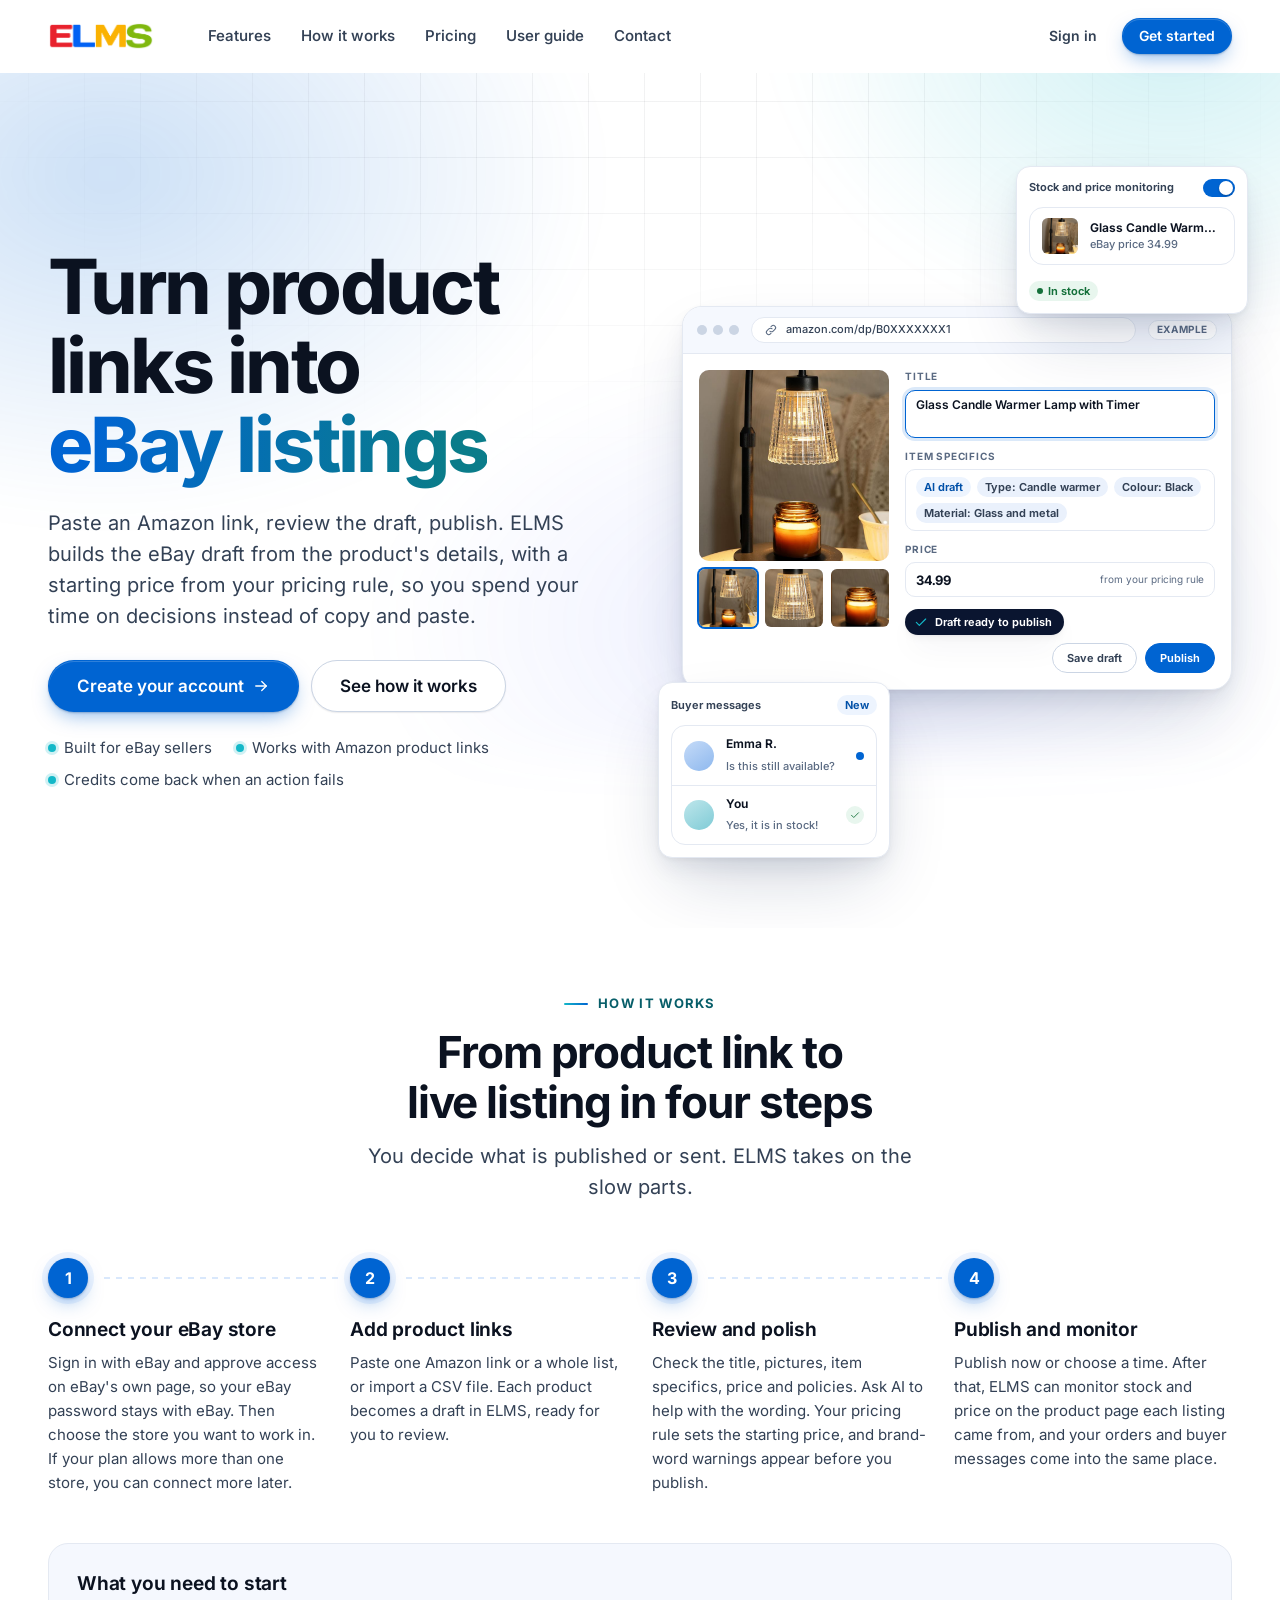
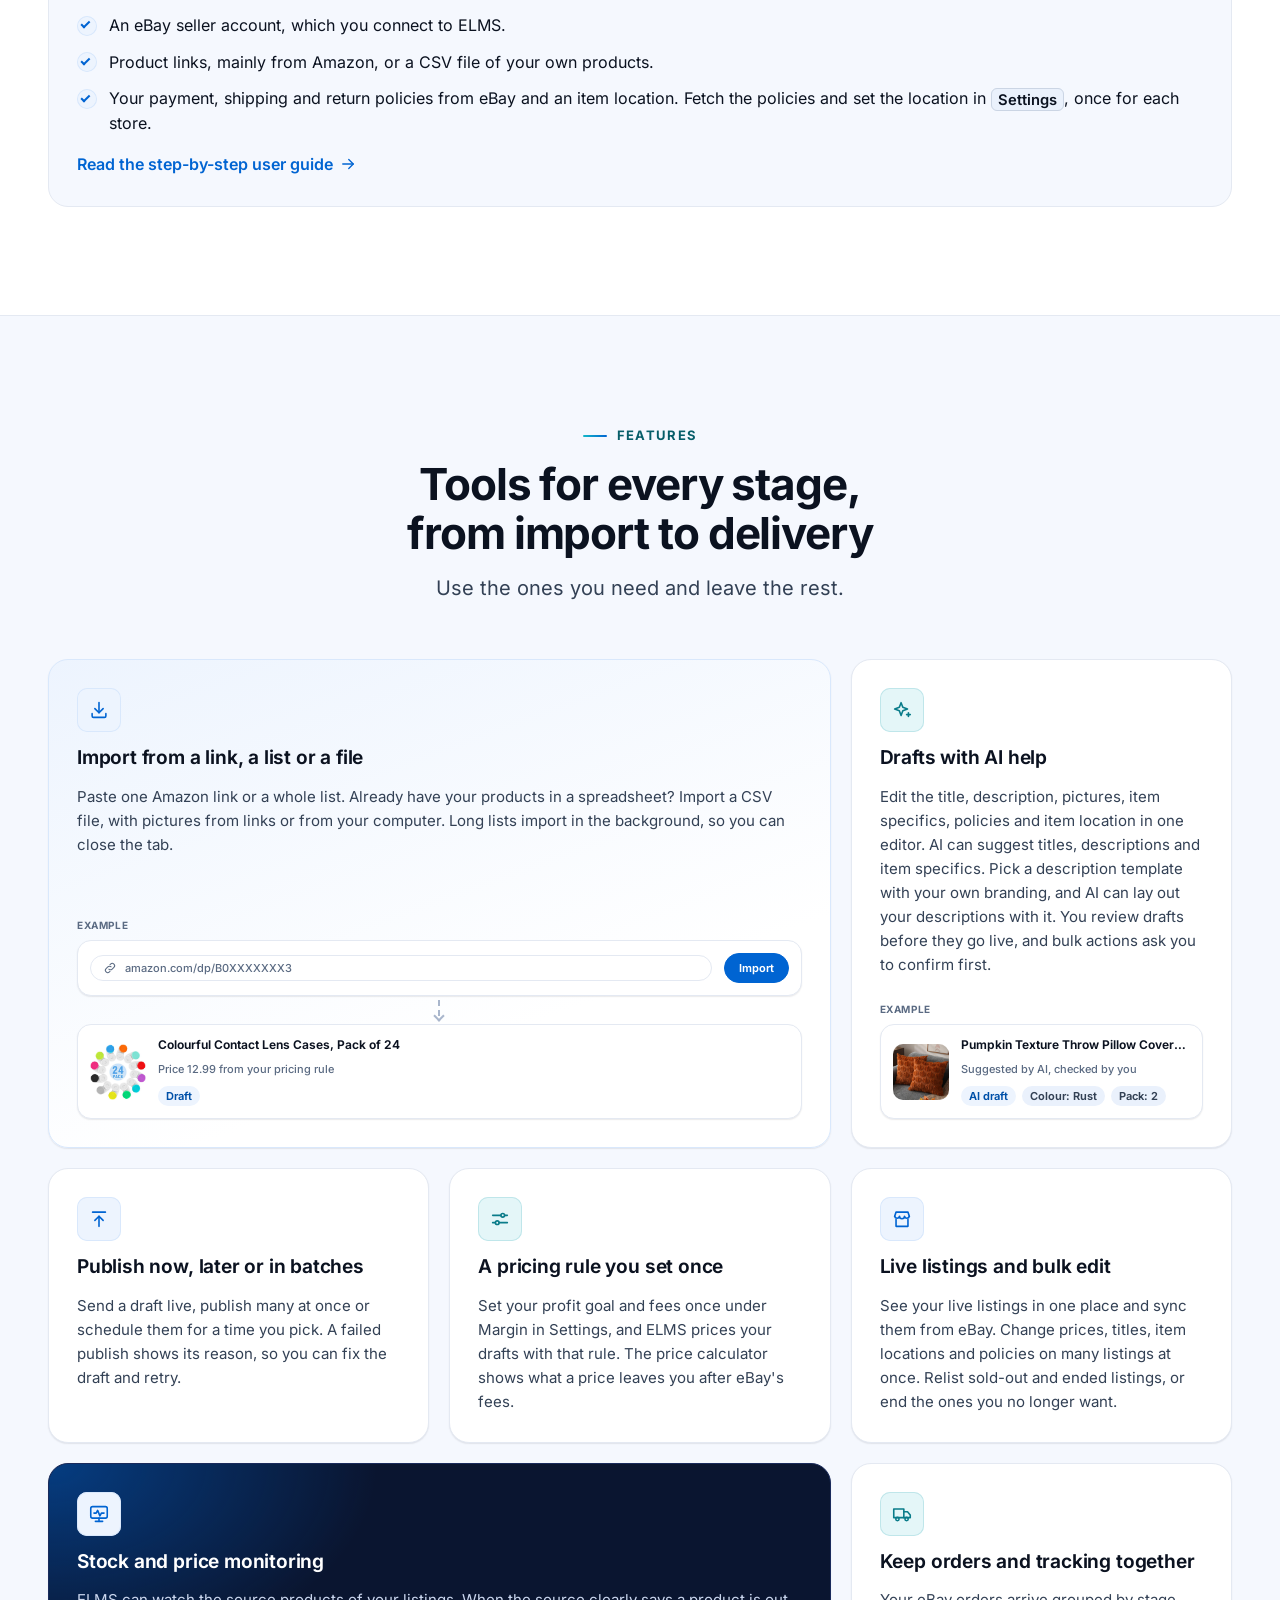
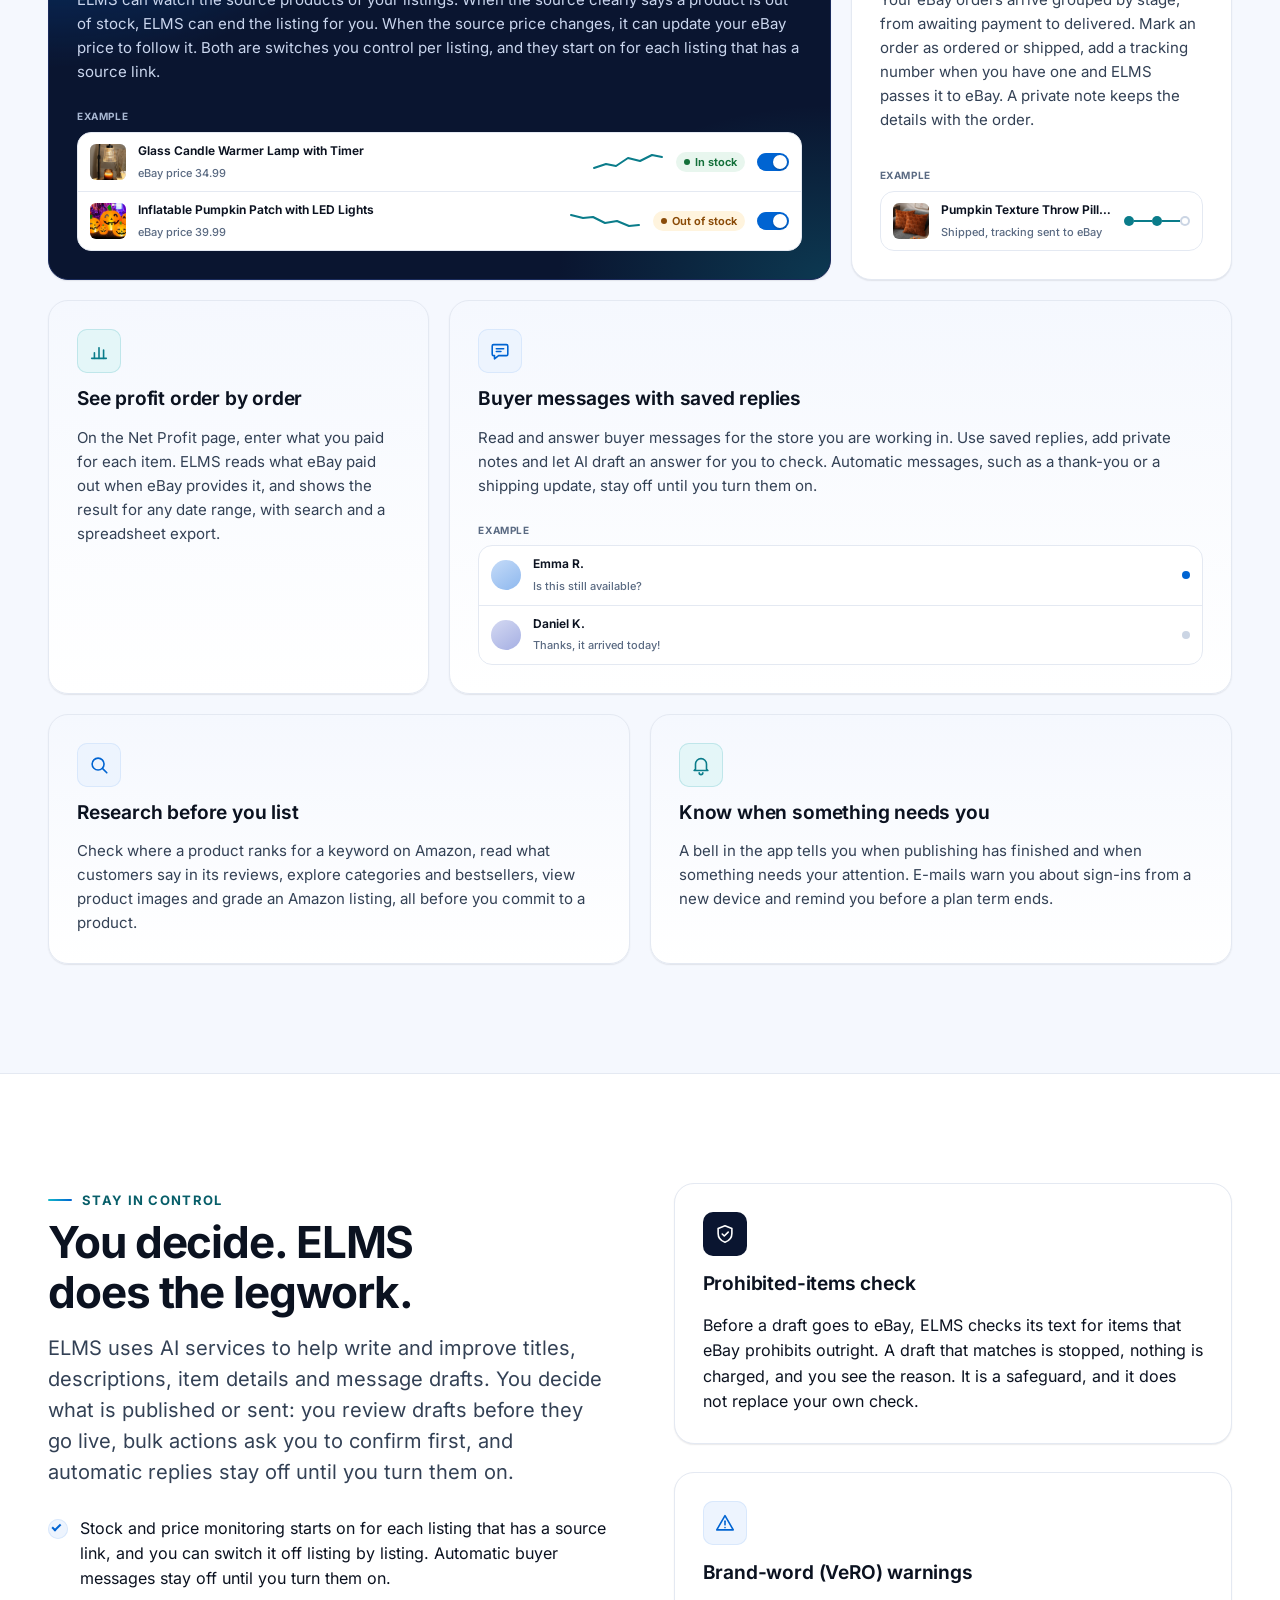
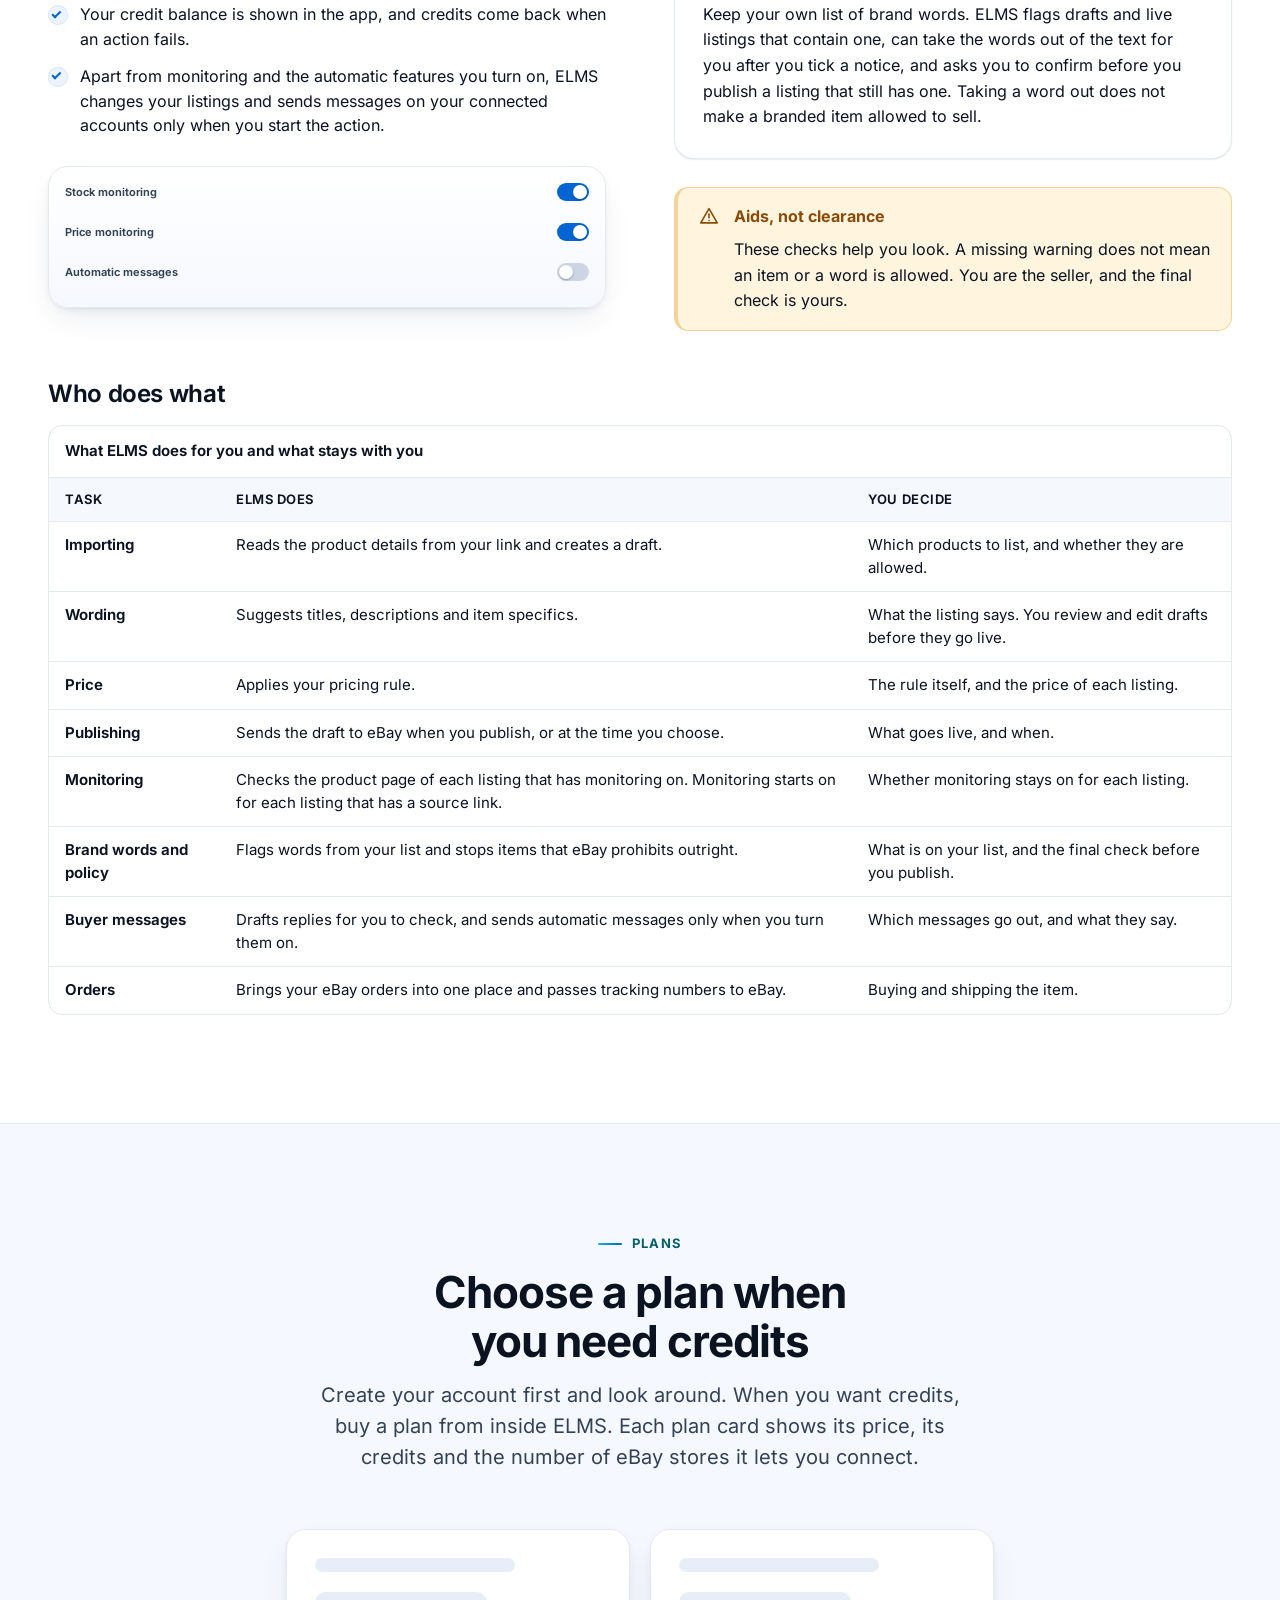
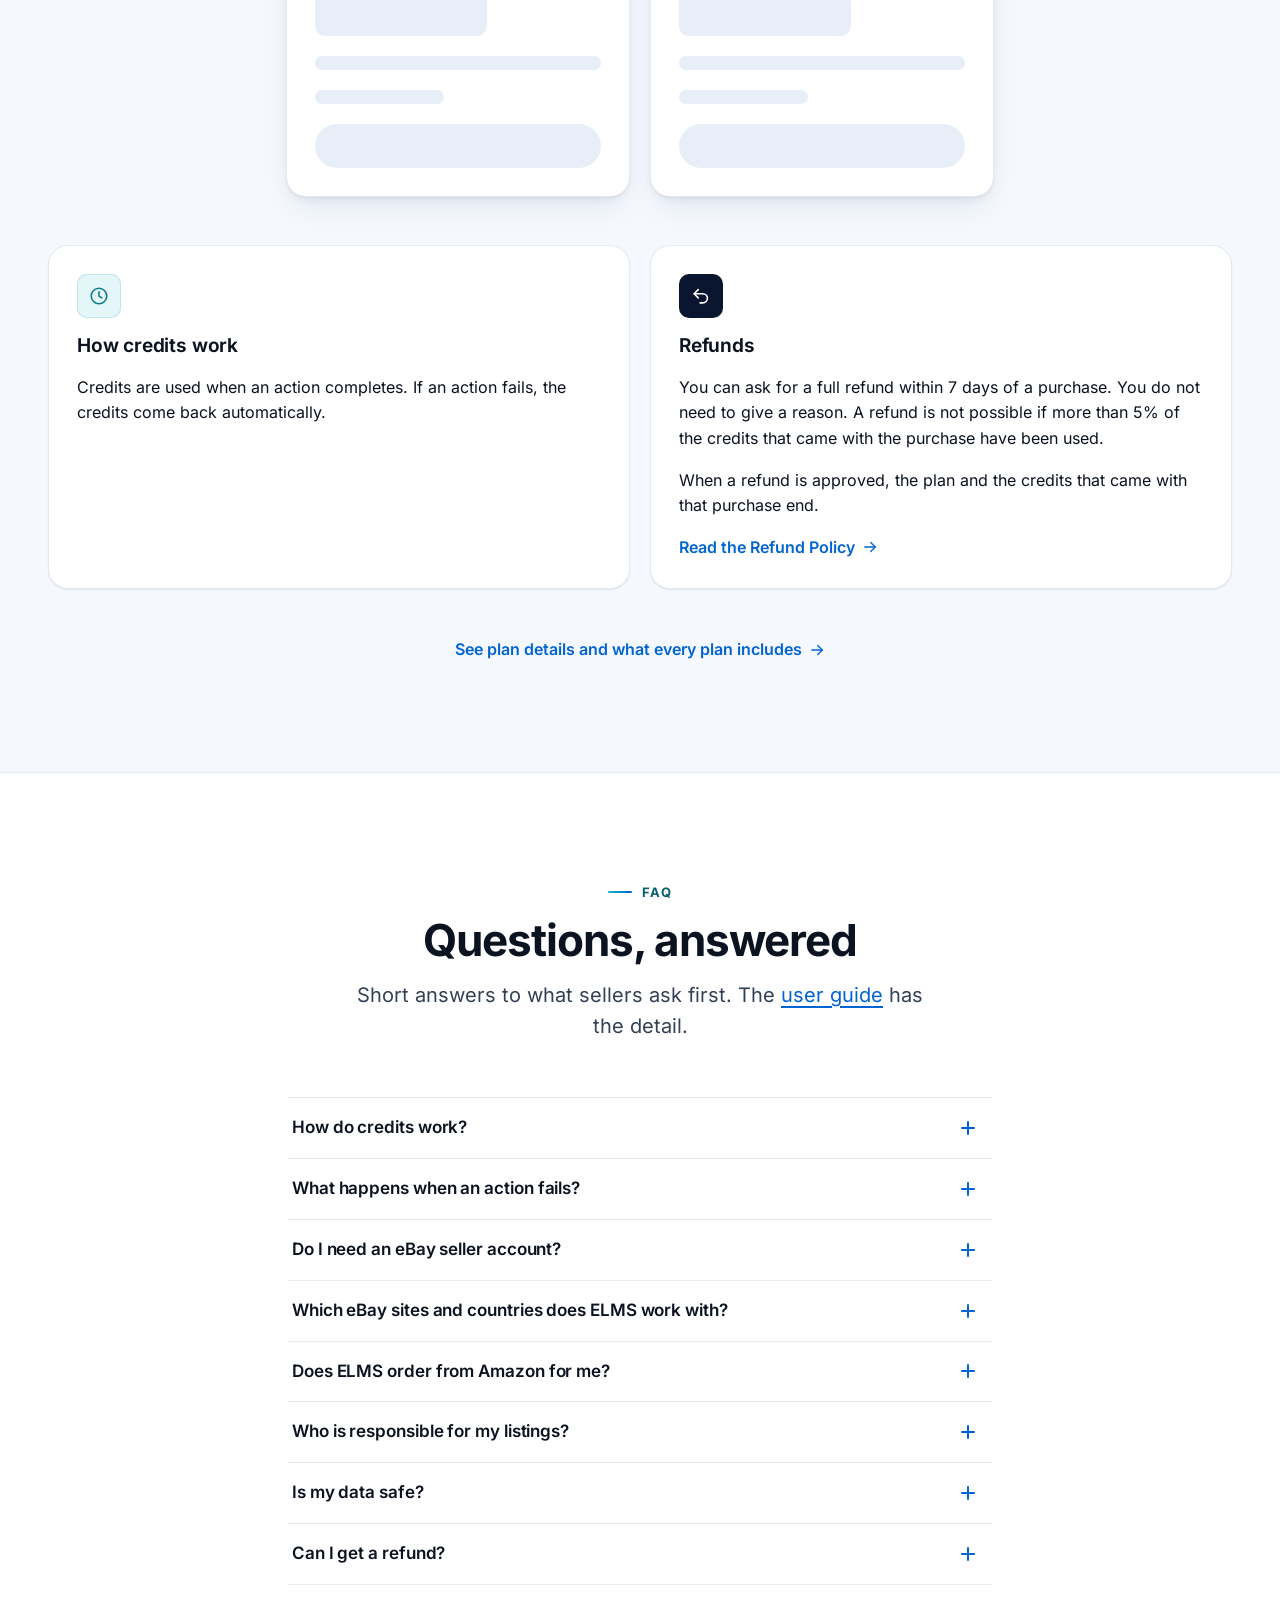
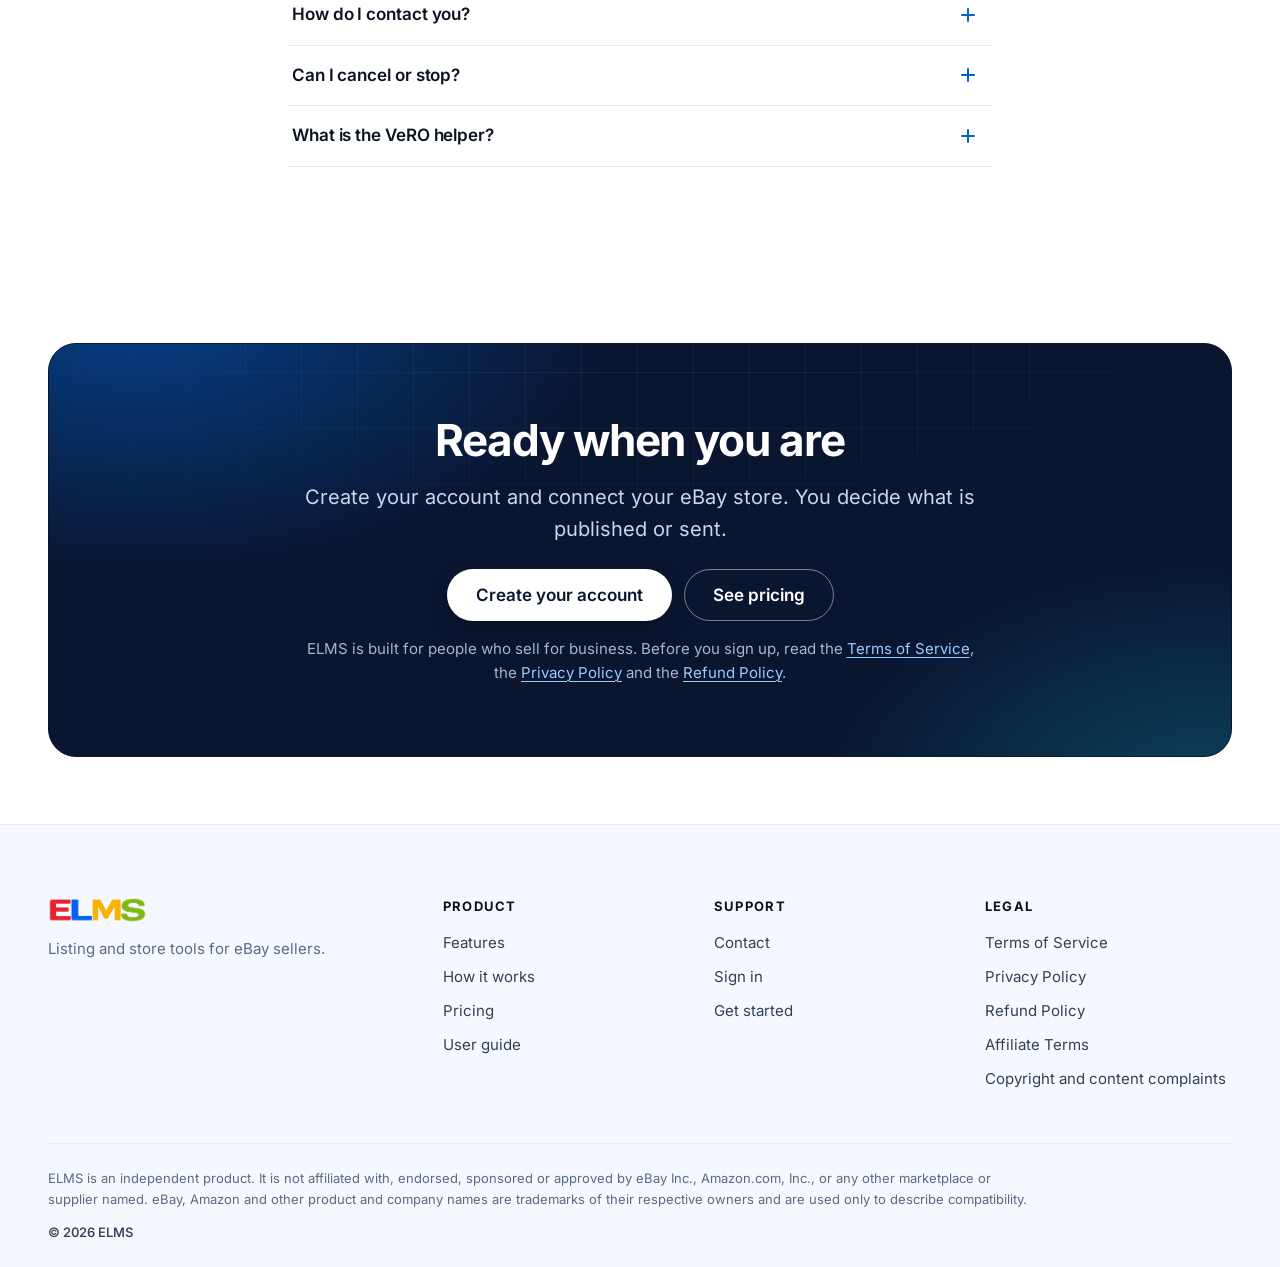
<file: landing.html>
<!doctype html>
<html lang="en">
<head>
<meta charset="utf-8">
<meta name="viewport" content="width=device-width, initial-scale=1">
<title>ELMS - Turn product links into eBay listings</title>
<meta name="description" content="ELMS turns product links into eBay listings. Import from Amazon, edit drafts with AI help, publish, and manage orders and buyer messages in one place.">
<link rel="canonical" href="https://elmstool.com/">
<meta property="og:type" content="website">
<meta property="og:site_name" content="ELMS">
<meta property="og:title" content="ELMS - Turn product links into eBay listings">
<meta property="og:description" content="ELMS turns product links into eBay listings. Import from Amazon, edit drafts with AI help, publish, and manage orders and buyer messages in one place.">
<meta property="og:url" content="https://elmstool.com/">
<meta property="og:image" content="https://elmstool.com/og-image.png">
<meta property="og:image:width" content="1200">
<meta property="og:image:height" content="630">
<meta property="og:image:alt" content="ELMS logo">
<meta name="twitter:card" content="summary_large_image">
<meta name="twitter:title" content="ELMS - Turn product links into eBay listings">
<meta name="twitter:description" content="ELMS turns product links into eBay listings. Import from Amazon, edit drafts with AI help, publish, and manage orders and buyer messages in one place.">
<meta name="twitter:image" content="https://elmstool.com/og-image.png">
<meta name="twitter:image:alt" content="ELMS logo">
<meta name="theme-color" content="#0064D2">
<meta name="color-scheme" content="light">
<script>(function(){try{if(localStorage.getItem('elmsSessionToken')){try{sessionStorage.setItem('elmsFromHome','1')}catch(e){}document.documentElement.style.visibility='hidden';location.replace('/dashboard'+location.search+location.hash);return}if(location.pathname==='/landing.html'){history.replaceState(null,'','/'+location.search+location.hash)}}catch(e){}})()</script>
<link rel="icon" href="/favicon.ico?v=2" sizes="any" />
<link rel="icon" type="image/png" sizes="32x32" href="/favicon-32.png?v=2" />
<link rel="icon" type="image/png" sizes="192x192" href="/favicon-192.png?v=2" />
<link rel="apple-touch-icon" href="/apple-touch-icon.png?v=2" />
<link rel="preload" href="/fonts/inter-latin.woff2" as="font" type="font/woff2" crossorigin>
<link rel="stylesheet" href="/site.css?v=7">
<script src="/site.js?v=7" defer></script>
<script src="/social.js?v=2" defer></script>
<script type="application/ld+json">{"@context":"https://schema.org","@type":"Organization","name":"ELMS","url":"https://elmstool.com/","logo":"https://elmstool.com/logo.png"}</script>
<script type="application/ld+json">{"@context":"https://schema.org","@type":"WebSite","name":"ELMS","url":"https://elmstool.com/"}</script>
<script type="application/ld+json" id="faq-ld" data-slots-from="faq-ld-slots">{"@context":"https://schema.org","@type":"FAQPage","mainEntity":[{"@type":"Question","name":"How do credits work?","acceptedAnswer":{"@type":"Answer","text":"Credits are used when an action completes. If an action fails, the credits come back automatically. A plan is paid for one term; the credits that come with a plan are valid until the term ends, and we e-mail you before it ends. Credits you had before a plan are not affected."}},{"@type":"Question","name":"What happens when an action fails?","acceptedAnswer":{"@type":"Answer","text":"The credits come back to your balance automatically, normally within moments, and you do not need to ask. If one is missing, write to support@elmstool.com and we restore it. A failed publish also shows you the reason, so you can fix the draft and try again."}},{"@type":"Question","name":"Do I need an eBay seller account?","acceptedAnswer":{"@type":"Answer","text":"Yes. You connect your own eBay seller account, which ELMS calls a store. A connection is needed to publish. You connect it by signing in on eBay and approving access on eBay's own page, so your eBay password stays with eBay. You choose which connected store you work in."}},{"@type":"Question","name":"Which eBay sites and countries does ELMS work with?","acceptedAnswer":{"@type":"Answer","text":"You choose your eBay site when you set up your store. The list includes eBay US, UK, Canada, Australia, Germany, France, Italy and Spain, among others. Products come mainly from Amazon product links. You can also import a CSV file of your own products, and other supplier platforms can be connected. For many eBay sites the link has to come from the Amazon site of the same country, and ELMS tells you when a link does not match your store."}},{"@type":"Question","name":"Does ELMS order from Amazon for me?","acceptedAnswer":{"@type":"Answer","text":"No. ELMS does not place Amazon orders. You buy the item yourself when an order comes in. In ELMS you can mark the order as ordered, note what you paid and keep your tracking details together with the order."}},{"@type":"Question","name":"Who is responsible for my listings?","acceptedAnswer":{"@type":"Answer","text":"You are. ELMS is built for people who sell for business, and you are the seller: you decide what to list, and you are responsible for each listing, order and message. That includes following the rules of eBay and of the supplier sites you source from. ELMS gives you drafts, checks and warnings to help. They are aids, not approval."}},{"@type":"Question","name":"Is my data safe?","acceptedAnswer":{"@type":"Answer","text":"Passwords are stored as one-way hashes, eBay and supplier access tokens are stored encrypted, and data is encrypted in transit. No system is completely secure. Payments are handled by our payment partner. ELMS never sees your card or wallet details. The Privacy Policy explains what we collect and why."}},{"@type":"Question","name":"Can I get a refund?","acceptedAnswer":{"@type":"Answer","text":"You can ask for a full refund within 7 days of a purchase. You do not need to give a reason. A refund is not possible if more than 5% of the credits that came with the purchase have been used. When a refund is approved, the plan and the credits that came with that purchase end. The Refund Policy explains how the 7 days and the credits you have used are counted."}},{"@type":"Question","name":"How do I contact you?","acceptedAnswer":{"@type":"Answer","text":"Write to support@elmstool.com for help with ELMS, refunds and invoices, and to report a security problem, and to hello@elmstool.com for general questions before you sign up. When you are signed in, you can also open a support ticket from the Support page in the app. The Contact page says what to include in a message."}},{"@type":"Question","name":"Can I cancel or stop?","acceptedAnswer":{"@type":"Answer","text":"A plan is paid for one term, and its credits last until the term ends. If your payment method renews your plan, you can stop the renewal before the renewal date from your receipt or by writing to support@elmstool.com. To close your account, write to support@elmstool.com."}},{"@type":"Question","name":"What is the VeRO helper?","acceptedAnswer":{"@type":"Answer","text":"VeRO is eBay's programme that lets brand owners report listings that infringe their rights. In ELMS you keep your own list of brand words, and ELMS warns you when a draft or live listing contains one. It helps you check. It is not clearance. Taking a brand word out of the text does not give you the right to sell a branded item, and the Remove brand words button asks you to confirm that every time you press it."}}]}</script>
<script type="application/json" id="faq-ld-slots">{"@context":"https://schema.org","@type":"FAQPage","mainEntity":[{"@type":"Question","name":"How do plans work?","acceptedAnswer":{"@type":"Answer","text":"A plan sets how many listings can be live on eBay at once and how many new drafts you can make each month. Price and stock monitoring is included. A plan is paid for one month or one year, and we e-mail you before it ends. When it ends, everything keeps working for 7 more days. After that ELMS is paused for your account: orders and messages are no longer fetched, nothing is published or sent, actions are refused with a Plan ended message, and price and stock watching stops. Nothing is deleted and your listings stay live on eBay. When you renew, everything starts again at once."}},{"@type":"Question","name":"What happens when an action fails?","acceptedAnswer":{"@type":"Answer","text":"You see the reason, so you can fix the draft and try again. A failed action does not use up your plan: the draft or the AI action it would have used is given back automatically. If something looks wrong, write to support@elmstool.com."}},{"@type":"Question","name":"Do I need an eBay seller account?","acceptedAnswer":{"@type":"Answer","text":"Yes. You connect your own eBay seller account, which ELMS calls a store. A connection is needed to publish. You connect it by signing in on eBay and approving access on eBay's own page, so your eBay password stays with eBay. You choose which connected store you work in."}},{"@type":"Question","name":"Which eBay sites and countries does ELMS work with?","acceptedAnswer":{"@type":"Answer","text":"You choose your eBay site when you set up your store. The list includes eBay US, UK, Canada, Australia, Germany, France, Italy and Spain, among others. Products come mainly from Amazon product links. You can also import a CSV file of your own products, and other supplier platforms can be connected. For many eBay sites the link has to come from the Amazon site of the same country, and ELMS tells you when a link does not match your store."}},{"@type":"Question","name":"Does ELMS order from Amazon for me?","acceptedAnswer":{"@type":"Answer","text":"No. ELMS does not place Amazon orders. You buy the item yourself when an order comes in. In ELMS you can mark the order as ordered, note what you paid and keep your tracking details together with the order."}},{"@type":"Question","name":"Who is responsible for my listings?","acceptedAnswer":{"@type":"Answer","text":"You are. ELMS is built for people who sell for business, and you are the seller: you decide what to list, and you are responsible for each listing, order and message. That includes following the rules of eBay and of the supplier sites you source from. ELMS gives you drafts, checks and warnings to help. They are aids, not approval."}},{"@type":"Question","name":"Is my data safe?","acceptedAnswer":{"@type":"Answer","text":"Passwords are stored as one-way hashes, eBay and supplier access tokens are stored encrypted, and data is encrypted in transit. No system is completely secure. Payments are handled by our payment partner. ELMS never sees your card or wallet details. The Privacy Policy explains what we collect and why."}},{"@type":"Question","name":"Can I get a refund?","acceptedAnswer":{"@type":"Answer","text":"You can ask for a full refund within 7 days of buying a plan. You do not need to give a reason. A refund is not possible if 20 or more listings have been published with the plan. When a refund is approved, the term you paid for ends; if it was the only term, the plan ends and ELMS is paused for your account. The Refund Policy explains how the 7 days and the listings you have published are counted."}},{"@type":"Question","name":"How do I contact you?","acceptedAnswer":{"@type":"Answer","text":"Write to support@elmstool.com for help with ELMS, refunds and invoices, and to report a security problem, and to hello@elmstool.com for general questions before you sign up. When you are signed in, you can also open a support ticket from the Support page in the app. The Contact page says what to include in a message."}},{"@type":"Question","name":"Can I cancel or stop?","acceptedAnswer":{"@type":"Answer","text":"A plan is paid for one month or one year, and it ends by itself at the end of its term. If your payment method renews your plan, you can stop the renewal before the renewal date from your receipt or by writing to support@elmstool.com. To close your account, write to support@elmstool.com."}},{"@type":"Question","name":"What is the VeRO helper?","acceptedAnswer":{"@type":"Answer","text":"VeRO is eBay's programme that lets brand owners report listings that infringe their rights. In ELMS you keep your own list of brand words, and ELMS warns you when a draft or live listing contains one. It helps you check. It is not clearance. Taking a brand word out of the text does not give you the right to sell a branded item, and the Remove brand words button asks you to confirm that every time you press it."}}]}</script>
<script>(function(){function clean(v){return String(v||'').toUpperCase().replace(/[^A-Z0-9]/g,'').slice(0,24)}var ref='',via='';try{var q=new URLSearchParams(location.search);ref=clean(q.get('ref'));via=clean(q.get('via')||q.get('aff'))}catch(e){}try{if(via){localStorage.setItem('elmsAff',JSON.stringify({code:via,at:Date.now()}))}}catch(e){}try{if(ref){localStorage.setItem('elmsRef',ref)}else{ref=clean(localStorage.getItem('elmsRef'))}}catch(e){}if(!ref||!window.fetch){return}document.addEventListener('DOMContentLoaded',function(){var box=document.querySelector('[data-invite]');if(!box||typeof window.ELMS_API!=='string'){return}fetch((window.ELMS_API||'')+'/api/referrals/check?code='+encodeURIComponent(ref),{credentials:'omit'}).then(function(r){return r.json()}).then(function(d){if(!d||!d.valid){return}box.hidden=false}).catch(function(){})})})()</script>
</head>
<body>
<!--chrome:header-->
<script>(function(h){h.className+=" js";setTimeout(function(){if(window.ELMS_API===undefined){h.className=h.className.replace(/\s*\bjs\b/,"")}},5000)})(document.documentElement)</script>
<a class="skip-link" href="#main">Skip to main content</a>
<header class="site-header" data-site-header>
  <div class="site-header__bar container">
    <a class="brand" href="/"><img src="/logo-wordmark.png" width="106" height="28" alt="ELMS home"></a>
    <button class="menu-btn" type="button" aria-expanded="false" aria-controls="site-nav" data-menu-btn><span class="menu-btn__bars" aria-hidden="true"></span><span class="menu-btn__label">Menu</span></button>
    <div class="site-nav" id="site-nav" data-site-nav>
      <nav aria-label="Main">
        <ul class="site-nav__list">
          <li><a class="site-nav__link" href="/#features">Features</a></li>
          <li><a class="site-nav__link" href="/#how">How it works</a></li>
          <li><a class="site-nav__link" href="/plans">Pricing</a></li>
          <li><a class="site-nav__link" href="/user-guide">User guide</a></li>
          <li><a class="site-nav__link" href="/contact">Contact</a></li>
        </ul>
      </nav>
      <div class="site-nav__actions">
        <a class="btn btn--ghost btn--sm" href="/signin">Sign in</a>
        <a class="btn btn--primary btn--sm" href="/signup">Get started</a>
      </div>
    </div>
  </div>
</header>
<!--/chrome:header-->
<main id="main" tabindex="-1">

<section class="hero">
  <div class="container hero__inner">
    <div class="hero__copy">
      <h1 class="hero__title">Turn product links into <span class="text-gradient">eBay listings</span></h1>
      <p class="hero__lead">Paste an Amazon link, review the draft, publish. ELMS builds the eBay draft from the product's details, with a starting price from your pricing rule, so you spend your time on decisions instead of copy and paste.</p>
      <div class="hero__actions">
        <a class="btn btn--primary btn--lg" href="/signup">Create your account <svg class="icon" aria-hidden="true" focusable="false"><use href="#i-arrow-right"/></svg></a>
        <a class="btn btn--secondary btn--lg" href="#how">See how it works</a>
      </div>
      <ul class="trust">
        <li>Built for eBay sellers</li>
        <li>Works with Amazon product links</li>
        <li data-only="credits">Credits come back when an action fails</li>
        <li data-only="slots" hidden>Price and stock checks are included</li>
      </ul>
      <p class="sr-only">An animated illustration shows a product link becoming an eBay draft with a picture, a title, item details and an example price, next to a buyer message with a reply and a stock and price monitoring switch.</p>
      <p class="pill pill--teal" data-invite hidden><span class="pill__dot"></span><span>A friend invited you to ELMS.</span></p>
    </div>
    <div class="ui ui-stage demo" aria-hidden="true" data-demo>
      <div class="ui-window">
        <div class="ui-window__bar">
          <span class="ui-dots"><i></i><i></i><i></i></span>
          <span class="ui-url"><svg class="icon" focusable="false"><use href="#i-link"/></svg><span class="demo-sc"><span class="demo-k"><span class="demo-type">amazon.com/dp/B0XXXXXXX1</span></span><span class="demo-k"><span class="demo-type">amazon.com/dp/B0XXXXXXX2</span></span><span class="demo-k"><span class="demo-type">amazon.com/dp/B0XXXXXXX3</span></span><span class="demo-k"><span class="demo-type">amazon.com/dp/B0XXXXXXX4</span></span></span></span>
          <span class="ui-eg">Example</span>
        </div>
        <div class="ui-window__body">
          <div class="ui-draft">
            <div class="ui-draft__gallery">
              <span class="demo-pic"><span class="demo-sc"><img class="demo-img demo-ph demo-pa" src="/img/demo-a.jpg" width="692" height="900" alt="" decoding="async"><img class="demo-img demo-ph demo-pb" src="/img/demo-b.jpg" width="720" height="720" alt="" loading="lazy" fetchpriority="low" decoding="async"><img class="demo-img demo-ph demo-pc" src="/img/demo-c.jpg" width="760" height="760" alt="" loading="lazy" fetchpriority="low" decoding="async"><img class="demo-img demo-ph demo-pd" src="/img/demo-d.jpg" width="880" height="880" alt="" loading="lazy" fetchpriority="low" decoding="async"></span></span>
              <span class="demo-ts"><span class="demo-sc"><span class="demo-k demo-pa"><span class="demo-th demo-pop"><img class="demo-img" src="/img/demo-a.jpg" width="692" height="900" alt="" loading="lazy" fetchpriority="low" decoding="async"></span><span class="demo-th demo-pop"><img class="demo-img" src="/img/demo-a.jpg" width="692" height="900" alt="" loading="lazy" fetchpriority="low" decoding="async"></span><span class="demo-th demo-pop"><img class="demo-img" src="/img/demo-a.jpg" width="692" height="900" alt="" loading="lazy" fetchpriority="low" decoding="async"></span></span><span class="demo-k demo-pb"><span class="demo-th demo-pop"><img class="demo-img" src="/img/demo-b.jpg" width="720" height="720" alt="" loading="lazy" fetchpriority="low" decoding="async"></span><span class="demo-th demo-pop"><img class="demo-img" src="/img/demo-b.jpg" width="720" height="720" alt="" loading="lazy" fetchpriority="low" decoding="async"></span><span class="demo-th demo-pop"><img class="demo-img" src="/img/demo-b.jpg" width="720" height="720" alt="" loading="lazy" fetchpriority="low" decoding="async"></span></span><span class="demo-k demo-pc"><span class="demo-th demo-pop"><img class="demo-img" src="/img/demo-c.jpg" width="760" height="760" alt="" loading="lazy" fetchpriority="low" decoding="async"></span><span class="demo-th demo-pop"><img class="demo-img" src="/img/demo-c.jpg" width="760" height="760" alt="" loading="lazy" fetchpriority="low" decoding="async"></span><span class="demo-th demo-pop"><img class="demo-img" src="/img/demo-c.jpg" width="760" height="760" alt="" loading="lazy" fetchpriority="low" decoding="async"></span></span><span class="demo-k demo-pd"><span class="demo-th demo-pop"><img class="demo-img" src="/img/demo-d.jpg" width="880" height="880" alt="" loading="lazy" fetchpriority="low" decoding="async"></span><span class="demo-th demo-pop"><img class="demo-img" src="/img/demo-d.jpg" width="880" height="880" alt="" loading="lazy" fetchpriority="low" decoding="async"></span><span class="demo-th demo-pop"><img class="demo-img" src="/img/demo-d.jpg" width="880" height="880" alt="" loading="lazy" fetchpriority="low" decoding="async"></span></span></span></span>
            </div>
            <div class="ui-fields">
              <div class="ui-field demo-f1"><span class="ui-field__label">Title</span><span class="ui-chip ui-chip--blue demo-live demo-st"><i></i>Importing</span><span class="ui-field__box ui-field__box--focus"><span class="demo-sc"><span class="demo-k"><span class="demo-words"><i>Glass</i> <i>Candle</i> <i>Warmer</i> <i>Lamp</i> <i>with</i> <i>Timer</i></span></span><span class="demo-k"><span class="demo-words"><i>Pumpkin</i> <i>Texture</i> <i>Throw</i> <i>Pillow</i> <i>Covers,</i> <i>18</i> <i>x</i> <i>18</i> <i>in,</i> <i>Set</i> <i>of</i> <i>2</i></span></span><span class="demo-k"><span class="demo-words"><i>Colourful</i> <i>Contact</i> <i>Lens</i> <i>Cases,</i> <i>Pack</i> <i>of</i> <i>24</i></span></span><span class="demo-k"><span class="demo-words"><i>Inflatable</i> <i>Pumpkin</i> <i>Patch</i> <i>with</i> <i>LED</i> <i>Lights,</i> <i>Yard</i> <i>Decoration</i></span></span></span></span></div>
              <div class="ui-field"><span class="ui-field__label">Item specifics</span><span class="ui-field__box"><span class="demo-sc"><span class="demo-k demo-chips"><span class="ui-chip ui-chip--blue demo-pop">AI draft</span><span class="ui-chip demo-pop">Type: Candle warmer</span><span class="ui-chip demo-pop">Colour: Black</span><span class="ui-chip demo-pop">Material: Glass and metal</span></span><span class="demo-k demo-chips"><span class="ui-chip ui-chip--blue demo-pop">AI draft</span><span class="ui-chip demo-pop">Size: 18 x 18 in</span><span class="ui-chip demo-pop">Colour: Rust</span><span class="ui-chip demo-pop">Pack: 2</span></span><span class="demo-k demo-chips"><span class="ui-chip ui-chip--blue demo-pop">AI draft</span><span class="ui-chip demo-pop">Pack: 24</span><span class="ui-chip demo-pop">Colours: 12</span><span class="ui-chip demo-pop">Use: Home and travel</span></span><span class="demo-k demo-chips"><span class="ui-chip ui-chip--blue demo-pop">AI draft</span><span class="ui-chip demo-pop">Type: Inflatable</span><span class="ui-chip demo-pop">Lighting: LED</span><span class="ui-chip demo-pop">Use: Outdoor</span></span></span></span></div>
              <div class="ui-field"><span class="ui-field__label">Price</span><span class="ui-field__box"><span class="demo-sc demo-pr"><span class="demo-k"><span class="demo-roll"><i></i><i>7.00</i><i>14.70</i><i>21.69</i><i>27.29</i><i>31.49</i><i>33.94</i><i>34.99</i></span></span><span class="demo-k"><span class="demo-roll"><i></i><i>4.00</i><i>8.40</i><i>12.39</i><i>15.59</i><i>17.99</i><i>19.39</i><i>19.99</i></span></span><span class="demo-k"><span class="demo-roll"><i></i><i>2.60</i><i>5.46</i><i>8.05</i><i>10.13</i><i>11.69</i><i>12.60</i><i>12.99</i></span></span><span class="demo-k"><span class="demo-roll"><i></i><i>8.00</i><i>16.80</i><i>24.79</i><i>31.19</i><i>35.99</i><i>38.79</i><i>39.99</i></span></span></span><span class="demo-hint">from your pricing rule</span></span></div>
              <div class="ui-actions demo-foot"><span class="demo-toast"><svg class="icon icon--sm" focusable="false"><use href="#i-check"/></svg>Draft ready to publish</span><span class="demo-btns"><span class="ui-btn">Save draft</span><span class="ui-btn ui-btn--primary demo-press">Publish</span></span></div>
            </div>
          </div>
        </div>
      </div>
      <div class="ui-float ui-float--a">
        <div class="ui-float__head"><span>Stock and price monitoring</span><span class="ui-switch ui-switch--on"></span></div>
        <div class="ui-list"><div class="ui-row"><span class="demo-mini demo-sc"><img class="demo-img demo-ph demo-pa" src="/img/demo-a.jpg" width="692" height="900" alt="" loading="lazy" fetchpriority="low" decoding="async"><img class="demo-img demo-ph demo-pb" src="/img/demo-b.jpg" width="720" height="720" alt="" loading="lazy" fetchpriority="low" decoding="async"><img class="demo-img demo-ph demo-pc" src="/img/demo-c.jpg" width="760" height="760" alt="" loading="lazy" fetchpriority="low" decoding="async"><img class="demo-img demo-ph demo-pd" src="/img/demo-d.jpg" width="880" height="880" alt="" loading="lazy" fetchpriority="low" decoding="async"></span><span class="ui-row__main"><span class="demo-sc"><span class="demo-k"><span class="ui-t">Glass Candle Warmer Lamp with Timer</span><span class="ui-s">eBay price 34.99</span></span><span class="demo-k"><span class="ui-t">Pumpkin Texture Throw Pillow Covers, Set of 2</span><span class="ui-s">eBay price 19.99</span></span><span class="demo-k"><span class="ui-t">Colourful Contact Lens Cases, Pack of 24</span><span class="ui-s">eBay price 12.99</span></span><span class="demo-k"><span class="ui-t">Inflatable Pumpkin Patch with LED Lights</span><span class="ui-s">eBay price 39.99</span></span></span></span></div></div>
        <div class="mt-4"><span class="ui-chip ui-chip--ok demo-live"><i></i>In stock</span></div>
      </div>
      <div class="ui-float ui-float--b">
        <div class="ui-float__head"><span>Buyer messages</span><span class="ui-chip ui-chip--blue">New</span></div>
        <div class="ui-list">
          <div class="ui-row"><span class="ui-avatar"></span><span class="ui-row__main"><span class="ui-t">Emma R.</span><span class="ui-s">Is this still available?</span></span><span class="ui-dot"></span></div>
          <div class="ui-row"><span class="ui-avatar ui-avatar--b"></span><span class="demo-stack ui-row__main"><span class="demo-typing"><i></i><i></i><i></i></span><span class="demo-reply"><span class="ui-t">You</span><span class="ui-s">Yes, it is in stock!</span></span></span><span class="demo-tick"><svg class="icon icon--sm" focusable="false"><use href="#i-check"/></svg></span></div>
        </div>
      </div>
    </div>
  </div>
</section>

<section class="section" id="how">
  <div class="container">
    <div class="section-head section-head--center">
      <span class="eyebrow">How it works</span>
      <h2>From product link to live listing in four steps</h2>
      <p>You decide what is published or sent. ELMS takes on the slow parts.</p>
    </div>
    <ol class="steps reveal">
      <li class="step"><h3 class="step__title">Connect your eBay store</h3><p class="step__text">Sign in with eBay and approve access on eBay's own page, so your eBay password stays with eBay. Then choose the store you want to work in. If your plan allows more than one store, you can connect more later.</p></li>
      <li class="step"><h3 class="step__title">Add product links</h3><p class="step__text">Paste one Amazon link or a whole list, or import a CSV file. Each product becomes a draft in ELMS, ready for you to review.</p></li>
      <li class="step"><h3 class="step__title">Review and polish</h3><p class="step__text">Check the title, pictures, item specifics, price and policies. Ask AI to help with the wording. Your pricing rule sets the starting price, and brand-word warnings appear before you publish.</p></li>
      <li class="step"><h3 class="step__title">Publish and monitor</h3><p class="step__text">Publish now or choose a time. After that, ELMS can monitor stock and price on the product page each listing came from, and your orders and buyer messages come into the same place.</p></li>
    </ol>
    <div class="card card--soft mt-7 reveal">
      <h3 class="card__title">What you need to start</h3>
      <ul class="check-list mt-4">
        <li>An eBay seller account, which you connect to ELMS.</li>
        <li>Product links, mainly from Amazon, or a CSV file of your own products.</li>
        <li>Your payment, shipping and return policies from eBay and an item location. Fetch the policies and set the location in <span class="term">Settings</span>, once for each store.</li>
      </ul>
      <p class="mt-4"><a class="link-arrow" href="/user-guide"><span>Read the step-by-step user guide</span><svg class="icon" aria-hidden="true" focusable="false"><use href="#i-arrow-right"/></svg></a></p>
    </div>
  </div>
</section>

<section class="section section--soft" id="features">
  <div class="container">
    <div class="section-head section-head--center">
      <span class="eyebrow">Features</span>
      <h2>Tools for every stage, from import to delivery</h2>
      <p>Use the ones you need and leave the rest.</p>
    </div>
    <div class="bento">
      <div class="bento__item bento__item--wide reveal">
        <article class="feature feature--blue">
          <span class="icon-tile"><svg class="icon" aria-hidden="true" focusable="false"><use href="#i-import"/></svg></span>
          <h3 class="feature__title">Import from a link, a list or a file</h3>
          <p class="feature__text">Paste one Amazon link or a whole list. Already have your products in a spreadsheet? Import a CSV file, with pictures from links or from your computer. Long lists import in the background, so you can close the tab.</p>
          <div class="feature__visual ui" aria-hidden="true">
            <div class="ui-card"><span class="ui-url"><svg class="icon" focusable="false"><use href="#i-link"/></svg><span class="ui-s">amazon.com/dp/B0XXXXXXX3</span></span><span class="ui-btn ui-btn--primary">Import</span></div>
            <div class="ui-flow"></div>
            <div class="ui-card"><span class="ui-thumb ui-thumb--ph"><img class="demo-img demo-pc" src="/img/demo-c.jpg" width="760" height="760" alt="" loading="lazy" fetchpriority="low" decoding="async"></span><span class="ui-card__main"><span class="ui-t">Colourful Contact Lens Cases, Pack of 24</span><span class="ui-s">Price 12.99 from your pricing rule</span><span><span class="ui-chip ui-chip--blue">Draft</span></span></span></div>
          </div>
        </article>
      </div>
      <div class="bento__item reveal reveal--d1">
        <article class="feature">
          <span class="icon-tile icon-tile--teal"><svg class="icon" aria-hidden="true" focusable="false"><use href="#i-sparkle"/></svg></span>
          <h3 class="feature__title">Drafts with AI help</h3>
          <p class="feature__text">Edit the title, description, pictures, item specifics, policies and item location in one editor. AI can suggest titles, descriptions and item specifics. Pick a description template with your own branding, and AI can lay out your descriptions with it. You review drafts before they go live, and bulk actions ask you to confirm first.</p>
          <div class="feature__visual ui" aria-hidden="true">
            <div class="ui-card"><span class="ui-thumb ui-thumb--ph"><img class="demo-img demo-pb" src="/img/demo-b.jpg" width="720" height="720" alt="" loading="lazy" fetchpriority="low" decoding="async"></span><span class="ui-card__main"><span class="ui-t">Pumpkin Texture Throw Pillow Covers, Set of 2</span><span class="ui-s">Suggested by AI, checked by you</span><span class="demo-chips"><span class="ui-chip ui-chip--blue">AI draft</span><span class="ui-chip">Colour: Rust</span><span class="ui-chip">Pack: 2</span></span></span></div>
          </div>
        </article>
      </div>
      <div class="bento__item reveal">
        <article class="feature">
          <span class="icon-tile"><svg class="icon" aria-hidden="true" focusable="false"><use href="#i-publish"/></svg></span>
          <h3 class="feature__title">Publish now, later or in batches</h3>
          <p class="feature__text">Send a draft live, publish many at once or schedule them for a time you pick. A failed publish shows its reason, so you can fix the draft and retry.</p>
        </article>
      </div>
      <div class="bento__item reveal reveal--d1">
        <article class="feature">
          <span class="icon-tile icon-tile--teal"><svg class="icon" aria-hidden="true" focusable="false"><use href="#i-sliders"/></svg></span>
          <h3 class="feature__title">A pricing rule you set once</h3>
          <p class="feature__text">Set your profit goal and fees once under Margin in Settings, and ELMS prices your drafts with that rule. The price calculator shows what a price leaves you after eBay's fees.</p>
        </article>
      </div>
      <div class="bento__item reveal reveal--d2">
        <article class="feature">
          <span class="icon-tile"><svg class="icon" aria-hidden="true" focusable="false"><use href="#i-store"/></svg></span>
          <h3 class="feature__title">Live listings and bulk edit</h3>
          <p class="feature__text">See your live listings in one place and sync them from eBay. Change prices, titles, item locations and policies on many listings at once. Relist sold-out and ended listings, or end the ones you no longer want.</p>
        </article>
      </div>
      <div class="bento__item bento__item--wide reveal">
        <article class="feature feature--navy">
          <span class="icon-tile"><svg class="icon" aria-hidden="true" focusable="false"><use href="#i-monitor"/></svg></span>
          <h3 class="feature__title">Stock and price monitoring</h3>
          <p class="feature__text">ELMS can watch the source products of your listings. When the source clearly says a product is out of stock, ELMS can end the listing for you. When the source price changes, it can update your eBay price to follow it. Both are switches you control per listing, and they start on for each listing that has a source link.</p>
          <div class="feature__visual ui" aria-hidden="true">
            <div class="ui-list">
              <div class="ui-row"><span class="ui-thumb ui-thumb--sm ui-thumb--ph"><img class="demo-img demo-pa" src="/img/demo-a.jpg" width="692" height="900" alt="" loading="lazy" fetchpriority="low" decoding="async"></span><span class="ui-row__main"><span class="ui-t">Glass Candle Warmer Lamp with Timer</span><span class="ui-s">eBay price 34.99</span></span><svg class="ui-spark" viewBox="0 0 72 24"><polyline points="2,18 14,14 24,16 36,8 48,11 60,5 70,7"/></svg><span class="ui-chip ui-chip--ok demo-live"><i></i>In stock</span><span class="ui-switch ui-switch--on"></span></div>
              <div class="ui-row"><span class="ui-thumb ui-thumb--sm ui-thumb--ph"><img class="demo-img demo-pd" src="/img/demo-d.jpg" width="880" height="880" alt="" loading="lazy" fetchpriority="low" decoding="async"></span><span class="ui-row__main"><span class="ui-t">Inflatable Pumpkin Patch with LED Lights</span><span class="ui-s">eBay price 39.99</span></span><svg class="ui-spark" viewBox="0 0 72 24"><polyline points="2,6 14,9 24,8 36,14 48,12 60,17 70,16"/></svg><span class="ui-chip ui-chip--warn"><i></i>Out of stock</span><span class="ui-switch ui-switch--on"></span></div>
            </div>
          </div>
        </article>
      </div>
      <div class="bento__item reveal reveal--d1">
        <article class="feature">
          <span class="icon-tile icon-tile--teal"><svg class="icon" aria-hidden="true" focusable="false"><use href="#i-truck"/></svg></span>
          <h3 class="feature__title">Keep orders and tracking together</h3>
          <p class="feature__text">Your eBay orders arrive grouped by stage, from awaiting payment to delivered. Mark an order as ordered or shipped, add a tracking number when you have one and ELMS passes it to eBay. A private note keeps the details with the order.</p>
          <div class="feature__visual ui" aria-hidden="true">
            <div class="ui-list">
              <div class="ui-row"><span class="ui-thumb ui-thumb--sm ui-thumb--ph"><img class="demo-img demo-pb" src="/img/demo-b.jpg" width="720" height="720" alt="" loading="lazy" fetchpriority="low" decoding="async"></span><span class="ui-row__main"><span class="ui-t">Pumpkin Texture Throw Pillow Covers</span><span class="ui-s">Shipped, tracking sent to eBay</span></span><span class="ui-steps"><i class="is-done"></i><i class="is-done"></i><i></i></span></div>
            </div>
          </div>
        </article>
      </div>
      <div class="bento__item reveal">
        <article class="feature feature--soft">
          <span class="icon-tile icon-tile--teal"><svg class="icon" aria-hidden="true" focusable="false"><use href="#i-chart"/></svg></span>
          <h3 class="feature__title">See profit order by order</h3>
          <p class="feature__text">On the Net Profit page, enter what you paid for each item. ELMS reads what eBay paid out when eBay provides it, and shows the result for any date range, with search and a spreadsheet export.</p>
        </article>
      </div>
      <div class="bento__item bento__item--wide reveal reveal--d1">
        <article class="feature feature--soft">
          <span class="icon-tile"><svg class="icon" aria-hidden="true" focusable="false"><use href="#i-message"/></svg></span>
          <h3 class="feature__title">Buyer messages with saved replies</h3>
          <p class="feature__text">Read and answer buyer messages for the store you are working in. Use saved replies, add private notes and let AI draft an answer for you to check. Automatic messages, such as a thank-you or a shipping update, stay off until you turn them on.</p>
          <div class="feature__visual ui" aria-hidden="true">
            <div class="ui-list">
              <div class="ui-row"><span class="ui-avatar"></span><span class="ui-row__main"><span class="ui-t">Emma R.</span><span class="ui-s">Is this still available?</span></span><span class="ui-dot"></span></div>
              <div class="ui-row"><span class="ui-avatar ui-avatar--c"></span><span class="ui-row__main"><span class="ui-t">Daniel K.</span><span class="ui-s">Thanks, it arrived today!</span></span><span class="ui-dot ui-dot--mute"></span></div>
            </div>
          </div>
        </article>
      </div>
      <div class="bento__item bento__item--half reveal">
        <article class="feature feature--soft">
          <span class="icon-tile"><svg class="icon" aria-hidden="true" focusable="false"><use href="#i-search"/></svg></span>
          <h3 class="feature__title">Research before you list</h3>
          <p class="feature__text">Check where a product ranks for a keyword on Amazon, read what customers say in its reviews, explore categories and bestsellers, view product images and grade an Amazon listing, all before you commit to a product.</p>
        </article>
      </div>
      <div class="bento__item bento__item--half reveal reveal--d1">
        <article class="feature feature--soft">
          <span class="icon-tile icon-tile--teal"><svg class="icon" aria-hidden="true" focusable="false"><use href="#i-bell"/></svg></span>
          <h3 class="feature__title">Know when something needs you</h3>
          <p class="feature__text">A bell in the app tells you when publishing has finished and when something needs your attention. E-mails warn you about sign-ins from a new device and remind you before a plan term ends.</p>
        </article>
      </div>
    </div>
  </div>
</section>

<section class="section">
  <div class="container">
    <div class="split split--top">
      <div class="stack stack--lg">
        <div class="stack stack--sm">
          <span class="eyebrow">Stay in control</span>
          <h2>You decide. ELMS does the legwork.</h2>
          <p class="lead mt-4">ELMS uses AI services to help write and improve titles, descriptions, item details and message drafts. You decide what is published or sent: you review drafts before they go live, bulk actions ask you to confirm first, and automatic replies stay off until you turn them on.</p>
        </div>
        <ul class="check-list reveal">
          <li>Stock and price monitoring starts on for each listing that has a source link, and you can switch it off listing by listing. Automatic buyer messages stay off until you turn them on.</li>
          <li data-only="credits">Your credit balance is shown in the app, and credits come back when an action fails.</li>
          <li data-only="slots" hidden>The app shows how many of your listings are live and how much of your plan you have used.</li>
          <li>Apart from monitoring and the automatic features you turn on, ELMS changes your listings and sends messages on your connected accounts only when you start the action.</li>
        </ul>
        <div class="ui ui-pane reveal" aria-hidden="true">
          <div class="ui-float__head"><span>Stock monitoring</span><span class="ui-switch ui-switch--on"></span></div>
          <div class="ui-float__head"><span>Price monitoring</span><span class="ui-switch ui-switch--on"></span></div>
          <div class="ui-float__head"><span>Automatic messages</span><span class="ui-switch"></span></div>
        </div>
      </div>
      <div class="stack stack--lg">
        <article class="card reveal">
          <span class="icon-tile icon-tile--navy"><svg class="icon" aria-hidden="true" focusable="false"><use href="#i-shield"/></svg></span>
          <h3 class="card__title mt-4">Prohibited-items check</h3>
          <p class="mt-4">Before a draft goes to eBay, ELMS checks its text for items that eBay prohibits outright. A draft that matches is stopped, nothing is charged, and you see the reason. It is a safeguard, and it does not replace your own check.</p>
        </article>
        <article class="card reveal reveal--d1">
          <span class="icon-tile"><svg class="icon" aria-hidden="true" focusable="false"><use href="#i-alert"/></svg></span>
          <h3 class="card__title mt-4">Brand-word (VeRO) warnings</h3>
          <p class="mt-4">Keep your own list of brand words. ELMS flags drafts and live listings that contain one, can take the words out of the text for you after you tick a notice, and asks you to confirm before you publish a listing that still has one. Taking a word out does not make a branded item allowed to sell.</p>
        </article>
        <div class="callout callout--important reveal" role="note"><svg class="icon" aria-hidden="true" focusable="false"><use href="#i-alert"/></svg><div class="callout__body"><p class="callout__title">Aids, not clearance</p><p>These checks help you look. A missing warning does not mean an item or a word is allowed. You are the seller, and the final check is yours.</p></div></div>
      </div>
    </div>
    <h3 class="t-h3 mt-7">Who does what</h3>
    <div class="table-wrap mt-4 reveal" role="region" aria-labelledby="who-does-what" tabindex="0">
      <table class="table">
        <caption id="who-does-what">What ELMS does for you and what stays with you</caption>
        <thead><tr><th scope="col">Task</th><th scope="col">ELMS does</th><th scope="col">You decide</th></tr></thead>
        <tbody>
          <tr><th scope="row">Importing</th><td>Reads the product details from your link and creates a draft.</td><td>Which products to list, and whether they are allowed.</td></tr>
          <tr><th scope="row">Wording</th><td>Suggests titles, descriptions and item specifics.</td><td>What the listing says. You review and edit drafts before they go live.</td></tr>
          <tr><th scope="row">Price</th><td>Applies your pricing rule.</td><td>The rule itself, and the price of each listing.</td></tr>
          <tr><th scope="row">Publishing</th><td>Sends the draft to eBay when you publish, or at the time you choose.</td><td>What goes live, and when.</td></tr>
          <tr><th scope="row">Monitoring</th><td>Checks the product page of each listing that has monitoring on. Monitoring starts on for each listing that has a source link.</td><td>Whether monitoring stays on for each listing.</td></tr>
          <tr><th scope="row">Brand words and policy</th><td>Flags words from your list and stops items that eBay prohibits outright.</td><td>What is on your list, and the final check before you publish.</td></tr>
          <tr><th scope="row">Buyer messages</th><td>Drafts replies for you to check, and sends automatic messages only when you turn them on.</td><td>Which messages go out, and what they say.</td></tr>
          <tr><th scope="row">Orders</th><td>Brings your eBay orders into one place and passes tracking numbers to eBay.</td><td>Buying and shipping the item.</td></tr>
        </tbody>
      </table>
    </div>
  </div>
</section>

<section class="section section--soft" id="plans">
  <div class="container">
    <div class="section-head section-head--center">
      <span class="eyebrow">Plans</span>
      <h2 data-only="credits">Choose a plan when you need credits</h2>
      <h2 data-only="slots" hidden>Choose a plan by how many listings you need</h2>
      <p data-only="credits">Create your account first and look around. When you want credits, buy a plan from inside ELMS. Each plan card shows its price, its credits and the number of eBay stores it lets you connect.</p>
      <p data-only="slots" hidden>Create your account first and look around. When you are ready, choose a plan from inside ELMS. Each plan card shows its price, how many listings can be live at once, how many new drafts you get every month, how often prices and stock are checked and how many eBay stores you can connect.</p>
    </div>
    <div id="landing-plans" data-elms-plans data-heading-level="3" data-cta-label="Create your account" data-term-note="Credits last for the plan term.">
      <p class="plans__note">Plans and prices are listed on the <a href="/plans">Pricing page</a>.</p>
    </div>
    <div class="cards mt-7">
      <article class="card reveal">
        <span class="icon-tile icon-tile--teal"><svg class="icon" aria-hidden="true" focusable="false"><use href="#i-clock"/></svg></span>
        <h3 class="card__title mt-4" data-only="credits">How credits work</h3>
        <h3 class="card__title mt-4" data-only="slots" hidden>How plans work</h3>
        <p class="mt-4" data-only="credits">Credits are used when an action completes. If an action fails, the credits come back automatically.</p>
        <p class="mt-4" data-only="slots" hidden>A plan sets how many listings can be live on eBay at once and how many new drafts you can make each month. Price and stock monitoring is included, and bigger plans add bulk tools, more product sources and AI help.</p>
      </article>
      <article class="card reveal reveal--d1">
        <span class="icon-tile icon-tile--navy"><svg class="icon" aria-hidden="true" focusable="false"><use href="#i-undo"/></svg></span>
        <h3 class="card__title mt-4">Refunds</h3>
        <p class="mt-4" data-only="credits">You can ask for a full refund within 7 days of a purchase. You do not need to give a reason. A refund is not possible if more than 5% of the credits that came with the purchase have been used.</p>
        <p class="mt-4" data-only="credits">When a refund is approved, the plan and the credits that came with that purchase end.</p>
        <p class="mt-4" data-only="slots" hidden>You can ask for a full refund within 7 days of buying a plan. You do not need to give a reason. A refund is not possible if 20 or more listings have been published with the plan.</p>
        <p class="mt-4" data-only="slots" hidden>When a refund is approved, the term you paid for ends. If it was the only term, the plan ends and ELMS is paused for your account. Your listings on eBay, your drafts and your orders are not touched.</p>
        <p class="mt-4"><a class="link-arrow" href="/refund"><span>Read the Refund Policy</span><svg class="icon" aria-hidden="true" focusable="false"><use href="#i-arrow-right"/></svg></a></p>
      </article>
    </div>
    <p class="center mt-7"><a class="link-arrow" href="/plans"><span>See plan details and what every plan includes</span><svg class="icon" aria-hidden="true" focusable="false"><use href="#i-arrow-right"/></svg></a></p>
  </div>
</section>

<section class="section" id="faq">
  <div class="container container--narrow">
    <div class="section-head section-head--center">
      <span class="eyebrow">FAQ</span>
      <h2>Questions, answered</h2>
      <p>Short answers to what sellers ask first. The <a href="/user-guide">user guide</a> has the detail.</p>
    </div>
    <div class="faq">
      <details class="faq__item" data-only="slots" hidden><summary>How do plans work?</summary><div class="faq__body"><p>A plan sets how many listings can be live on eBay at once and how many new drafts you can make each month. Price and stock monitoring is included.</p><p>A plan is paid for one month or one year, and we e-mail you before it ends. When it ends, everything keeps working for 7 more days. After that ELMS is paused for your account: orders and messages are no longer fetched, nothing is published or sent, actions are refused with a Plan ended message, and price and stock watching stops. Nothing is deleted and your listings stay live on eBay. When you renew, everything starts again at once.</p></div></details>
      <details class="faq__item" data-only="credits"><summary>How do credits work?</summary><div class="faq__body"><p>Credits are used when an action completes. If an action fails, the credits come back automatically.</p><p>A plan is paid for one term; the credits that come with a plan are valid until the term ends, and we e-mail you before it ends. Credits you had before a plan are not affected.</p></div></details>
      <details class="faq__item" data-only="slots" hidden><summary>What happens when an action fails?</summary><div class="faq__body"><p>You see the reason, so you can fix the draft and try again. A failed action does not use up your plan: the draft or the AI action it would have used is given back automatically. If something looks wrong, write to <a href="mailto:support@elmstool.com">support@elmstool.com</a>.</p></div></details>
      <details class="faq__item" data-only="credits"><summary>What happens when an action fails?</summary><div class="faq__body"><p>The credits come back to your balance automatically, normally within moments, and you do not need to ask. If one is missing, write to <a href="mailto:support@elmstool.com">support@elmstool.com</a> and we restore it. A failed publish also shows you the reason, so you can fix the draft and try again.</p></div></details>
      <details class="faq__item"><summary>Do I need an eBay seller account?</summary><div class="faq__body"><p>Yes. You connect your own eBay seller account, which ELMS calls a store. A connection is needed to publish. You connect it by signing in on eBay and approving access on eBay's own page, so your eBay password stays with eBay. You choose which connected store you work in.</p></div></details>
      <details class="faq__item"><summary>Which eBay sites and countries does ELMS work with?</summary><div class="faq__body"><p>You choose your eBay site when you set up your store. The list includes eBay US, UK, Canada, Australia, Germany, France, Italy and Spain, among others.</p><p>Products come mainly from Amazon product links. You can also import a CSV file of your own products, and other supplier platforms can be connected. For many eBay sites the link has to come from the Amazon site of the same country, and ELMS tells you when a link does not match your store.</p></div></details>
      <details class="faq__item"><summary>Does ELMS order from Amazon for me?</summary><div class="faq__body"><p>No. ELMS does not place Amazon orders. You buy the item yourself when an order comes in. In ELMS you can mark the order as ordered, note what you paid and keep your tracking details together with the order.</p></div></details>
      <details class="faq__item"><summary>Who is responsible for my listings?</summary><div class="faq__body"><p>You are. ELMS is built for people who sell for business, and you are the seller: you decide what to list, and you are responsible for each listing, order and message. That includes following the rules of eBay and of the supplier sites you source from. ELMS gives you drafts, checks and warnings to help. They are aids, not approval.</p></div></details>
      <details class="faq__item"><summary>Is my data safe?</summary><div class="faq__body"><p>Passwords are stored as one-way hashes, eBay and supplier access tokens are stored encrypted, and data is encrypted in transit. No system is completely secure.</p><p>Payments are handled by our payment partner. ELMS never sees your card or wallet details. The <a href="/privacy">Privacy Policy</a> explains what we collect and why.</p></div></details>
      <details class="faq__item" data-only="slots" hidden><summary>Can I get a refund?</summary><div class="faq__body"><p>You can ask for a full refund within 7 days of buying a plan. You do not need to give a reason. A refund is not possible if 20 or more listings have been published with the plan.</p><p>When a refund is approved, the term you paid for ends; if it was the only term, the plan ends and ELMS is paused for your account. The <a href="/refund">Refund Policy</a> explains how the 7 days and the listings you have published are counted.</p></div></details>
      <details class="faq__item" data-only="credits"><summary>Can I get a refund?</summary><div class="faq__body"><p>You can ask for a full refund within 7 days of a purchase. You do not need to give a reason. A refund is not possible if more than 5% of the credits that came with the purchase have been used.</p><p>When a refund is approved, the plan and the credits that came with that purchase end. The <a href="/refund">Refund Policy</a> explains how the 7 days and the credits you have used are counted.</p></div></details>
      <details class="faq__item"><summary>How do I contact you?</summary><div class="faq__body"><p>Write to <a href="mailto:support@elmstool.com">support@elmstool.com</a> for help with ELMS, refunds and invoices, and to report a security problem, and to <a href="mailto:hello@elmstool.com">hello@elmstool.com</a> for general questions before you sign up. When you are signed in, you can also open a support ticket from the Support page in the app. The <a href="/contact">Contact page</a> says what to include in a message.</p></div></details>
      <details class="faq__item" data-only="slots" hidden><summary>Can I cancel or stop?</summary><div class="faq__body"><p>A plan is paid for one month or one year, and it ends by itself at the end of its term. If your payment method renews your plan, you can stop the renewal before the renewal date from your receipt or by writing to <a href="mailto:support@elmstool.com">support@elmstool.com</a>. To close your account, write to <a href="mailto:support@elmstool.com">support@elmstool.com</a>.</p></div></details>
      <details class="faq__item" data-only="credits"><summary>Can I cancel or stop?</summary><div class="faq__body"><p>A plan is paid for one term, and its credits last until the term ends. If your payment method renews your plan, you can stop the renewal before the renewal date from your receipt or by writing to <a href="mailto:support@elmstool.com">support@elmstool.com</a>. To close your account, write to <a href="mailto:support@elmstool.com">support@elmstool.com</a>.</p></div></details>
      <details class="faq__item"><summary>What is the VeRO helper?</summary><div class="faq__body"><p>VeRO is eBay's programme that lets brand owners report listings that infringe their rights. In ELMS you keep your own list of brand words, and ELMS warns you when a draft or live listing contains one.</p><p>It helps you check. It is not clearance. Taking a brand word out of the text does not give you the right to sell a branded item, and the <span class="term">Remove brand words</span> button asks you to confirm that every time you press it.</p></div></details>
    </div>
  </div>
</section>

<section class="band" data-elms-social="band" hidden aria-labelledby="follow-title">
  <div class="band__inner">
    <span class="eyebrow">Follow ELMS</span>
    <h2 class="band__title" id="follow-title">Follow ELMS for updates</h2>
    <p class="band__text">New features, tips and announcements. Each link opens in a new tab.</p>
    <div data-elms-social-list></div>
  </div>
</section>

<div class="band band--navy reveal">
  <div class="band__inner">
    <h2 class="band__title">Ready when you are</h2>
    <p class="band__text">Create your account and connect your eBay store. You decide what is published or sent.</p>
    <div class="band__actions"><a class="btn btn--light btn--lg" href="/signup">Create your account</a><a class="btn btn--outline-light btn--lg" href="/plans">See pricing</a></div>
    <p class="small muted">ELMS is built for people who sell for business. Before you sign up, read the <a href="/terms">Terms of Service</a>, the <a href="/privacy">Privacy Policy</a> and the <a href="/refund">Refund Policy</a>.</p>
  </div>
</div>

</main>
<!--chrome:footer-->
<footer class="site-footer">
  <div class="container">
    <div class="site-footer__grid">
      <div class="site-footer__brand">
        <a class="brand" href="/"><img src="/logo-wordmark.png" width="106" height="28" alt="ELMS home"></a>
        <p>Listing and store tools for eBay sellers.</p>
      </div>
      <div class="footer-col">
        <p class="footer-title" id="footer-product">Product</p>
        <ul class="footer-links" aria-labelledby="footer-product">
          <li><a href="/#features">Features</a></li>
          <li><a href="/#how">How it works</a></li>
          <li><a href="/plans">Pricing</a></li>
          <li><a href="/user-guide">User guide</a></li>
        </ul>
      </div>
      <div class="footer-col">
        <p class="footer-title" id="footer-support">Support</p>
        <ul class="footer-links" aria-labelledby="footer-support">
          <li><a href="/contact">Contact</a></li>
          <li><a href="/signin">Sign in</a></li>
          <li><a href="/signup">Get started</a></li>
        </ul>
      </div>
      <div class="footer-col">
        <p class="footer-title" id="footer-legal">Legal</p>
        <ul class="footer-links" aria-labelledby="footer-legal">
          <li><a href="/terms">Terms of Service</a></li>
          <li><a href="/privacy">Privacy Policy</a></li>
          <li><a href="/refund">Refund Policy</a></li>
          <li><a href="/affiliate-terms">Affiliate Terms</a></li>
          <li><a href="/copyright">Copyright and content complaints</a></li>
        </ul>
      </div>
      <div class="footer-col">
        <p class="footer-title">Follow ELMS</p>
        <div data-elms-social="row" hidden></div>
      </div>
    </div>
    <div class="site-footer__legal">
      <p>ELMS is an independent product. It is not affiliated with, endorsed, sponsored or approved by eBay Inc., Amazon.com, Inc., or any other marketplace or supplier named. eBay, Amazon and other product and company names are trademarks of their respective owners and are used only to describe compatibility.</p>
      <p class="site-footer__copy">&copy; <span data-year>2026</span> ELMS</p>
    </div>
  </div>
</footer>
<!--/chrome:footer-->
<svg style="display:none" aria-hidden="true" focusable="false">
  <symbol id="i-check" viewBox="0 0 24 24"><path d="M5 12.5l4.5 4.5L19 7.5"/></symbol>
  <symbol id="i-arrow-right" viewBox="0 0 24 24"><path d="M5 12h14"/><path d="M13 6l6 6-6 6"/></symbol>
  <symbol id="i-link" viewBox="0 0 24 24"><path d="M10 14a4 4 0 0 0 5.7 0l3-3a4 4 0 0 0-5.7-5.7l-1 1"/><path d="M14 10a4 4 0 0 0-5.7 0l-3 3a4 4 0 0 0 5.7 5.7l1-1"/></symbol>
  <symbol id="i-import" viewBox="0 0 24 24"><path d="M12 4v11"/><path d="M7.5 10.5L12 15l4.5-4.5"/><path d="M4.5 16v2.5A1.5 1.5 0 0 0 6 20h12a1.5 1.5 0 0 0 1.5-1.5V16"/></symbol>
  <symbol id="i-edit" viewBox="0 0 24 24"><path d="M4 20l1.2-4.3L16.4 4.5a2.1 2.1 0 0 1 3 3L8.2 18.8 4 20z"/><path d="M14.5 6.5l3 3"/></symbol>
  <symbol id="i-publish" viewBox="0 0 24 24"><path d="M12 20V9"/><path d="M7.5 13.5L12 9l4.5 4.5"/><path d="M5 4.5h14"/></symbol>
  <symbol id="i-monitor" viewBox="0 0 24 24"><rect x="3" y="4" width="18" height="12.5" rx="2"/><path d="M8 20h8"/><path d="M12 16.5V20"/><path d="M6.5 11h2.4l1.6-3 2.5 6 1.6-3h2.9"/></symbol>
  <symbol id="i-box" viewBox="0 0 24 24"><path d="M12 3l8 4.5v9L12 21l-8-4.5v-9L12 3z"/><path d="M4 7.5l8 4.5 8-4.5"/><path d="M12 12v9"/></symbol>
  <symbol id="i-message" viewBox="0 0 24 24"><path d="M5 5h14a1.5 1.5 0 0 1 1.5 1.5v9A1.5 1.5 0 0 1 19 17h-8.5L6 20.5V17H5a1.5 1.5 0 0 1-1.5-1.5v-9A1.5 1.5 0 0 1 5 5z"/><path d="M8 9.5h8"/><path d="M8 12.5h5"/></symbol>
  <symbol id="i-chart" viewBox="0 0 24 24"><path d="M4 20h16"/><path d="M7 20v-6"/><path d="M12 20V8.5"/><path d="M17 20v-9"/></symbol>
  <symbol id="i-search" viewBox="0 0 24 24"><circle cx="11" cy="11" r="6.5"/><path d="M16 16l4.5 4.5"/></symbol>
  <symbol id="i-shield" viewBox="0 0 24 24"><path d="M12 3l7.5 3v5.5c0 4.5-3.2 8-7.5 9.5-4.3-1.5-7.5-5-7.5-9.5V6L12 3z"/><path d="M9 12l2.2 2.2L15.5 10"/></symbol>
  <symbol id="i-bell" viewBox="0 0 24 24"><path d="M6 16.5V11a6 6 0 0 1 12 0v5.5l1.5 1.5h-15L6 16.5z"/><path d="M10 20.5a2 2 0 0 0 4 0"/></symbol>
  <symbol id="i-user" viewBox="0 0 24 24"><circle cx="12" cy="8" r="3.5"/><path d="M5 20c.5-3.6 3.4-5.5 7-5.5s6.5 1.9 7 5.5"/></symbol>
  <symbol id="i-plus" viewBox="0 0 24 24"><path d="M12 5v14"/><path d="M5 12h14"/></symbol>
  <symbol id="i-mail" viewBox="0 0 24 24"><rect x="3.5" y="5.5" width="17" height="13" rx="2"/><path d="M4 7.5l8 6 8-6"/></symbol>
  <symbol id="i-info" viewBox="0 0 24 24"><circle cx="12" cy="12" r="8.5"/><path d="M12 11v5"/><path d="M12 8h.01"/></symbol>
  <symbol id="i-alert" viewBox="0 0 24 24"><path d="M12 4l9 15.5H3L12 4z"/><path d="M12 10v4"/><path d="M12 17h.01"/></symbol>
  <symbol id="i-clock" viewBox="0 0 24 24"><circle cx="12" cy="12" r="8.5"/><path d="M12 7.5V12l3 2"/></symbol>
  <symbol id="i-truck" viewBox="0 0 24 24"><path d="M3 6.5h11V16H3z"/><path d="M14 9.5h4l3 3.5V16h-7"/><circle cx="7" cy="17.5" r="1.8"/><circle cx="17" cy="17.5" r="1.8"/></symbol>
  <symbol id="i-book" viewBox="0 0 24 24"><path d="M5 4.5h10.5A2.5 2.5 0 0 1 18 7v13H7.5A2.5 2.5 0 0 1 5 17.5v-13z"/><path d="M5 17.5A2.5 2.5 0 0 1 7.5 15H18"/></symbol>
  <symbol id="i-sliders" viewBox="0 0 24 24"><path d="M4 8h9"/><path d="M17 8h3"/><circle cx="15" cy="8" r="2"/><path d="M4 16h3"/><path d="M11 16h9"/><circle cx="9" cy="16" r="2"/></symbol>
  <symbol id="i-store" viewBox="0 0 24 24"><path d="M4 9l1.5-4.5h13L20 9"/><path d="M4 9a2.7 2.7 0 0 0 5.3 0 2.7 2.7 0 0 0 5.4 0A2.7 2.7 0 0 0 20 9"/><path d="M5.5 12.5V20h13v-7.5"/></symbol>
  <symbol id="i-sparkle" viewBox="0 0 24 24"><path d="M11 4l1.9 5.1L18 11l-5.1 1.9L11 18l-1.9-5.1L4 11l5.1-1.9L11 4z"/><path d="M19 15v4"/><path d="M17 17h4"/></symbol>
  <symbol id="i-undo" viewBox="0 0 24 24"><path d="M9 5L4.5 9.5 9 14"/><path d="M4.5 9.5H14a5 5 0 0 1 0 10h-3"/></symbol>
</svg>
</body>
</html>
</file>
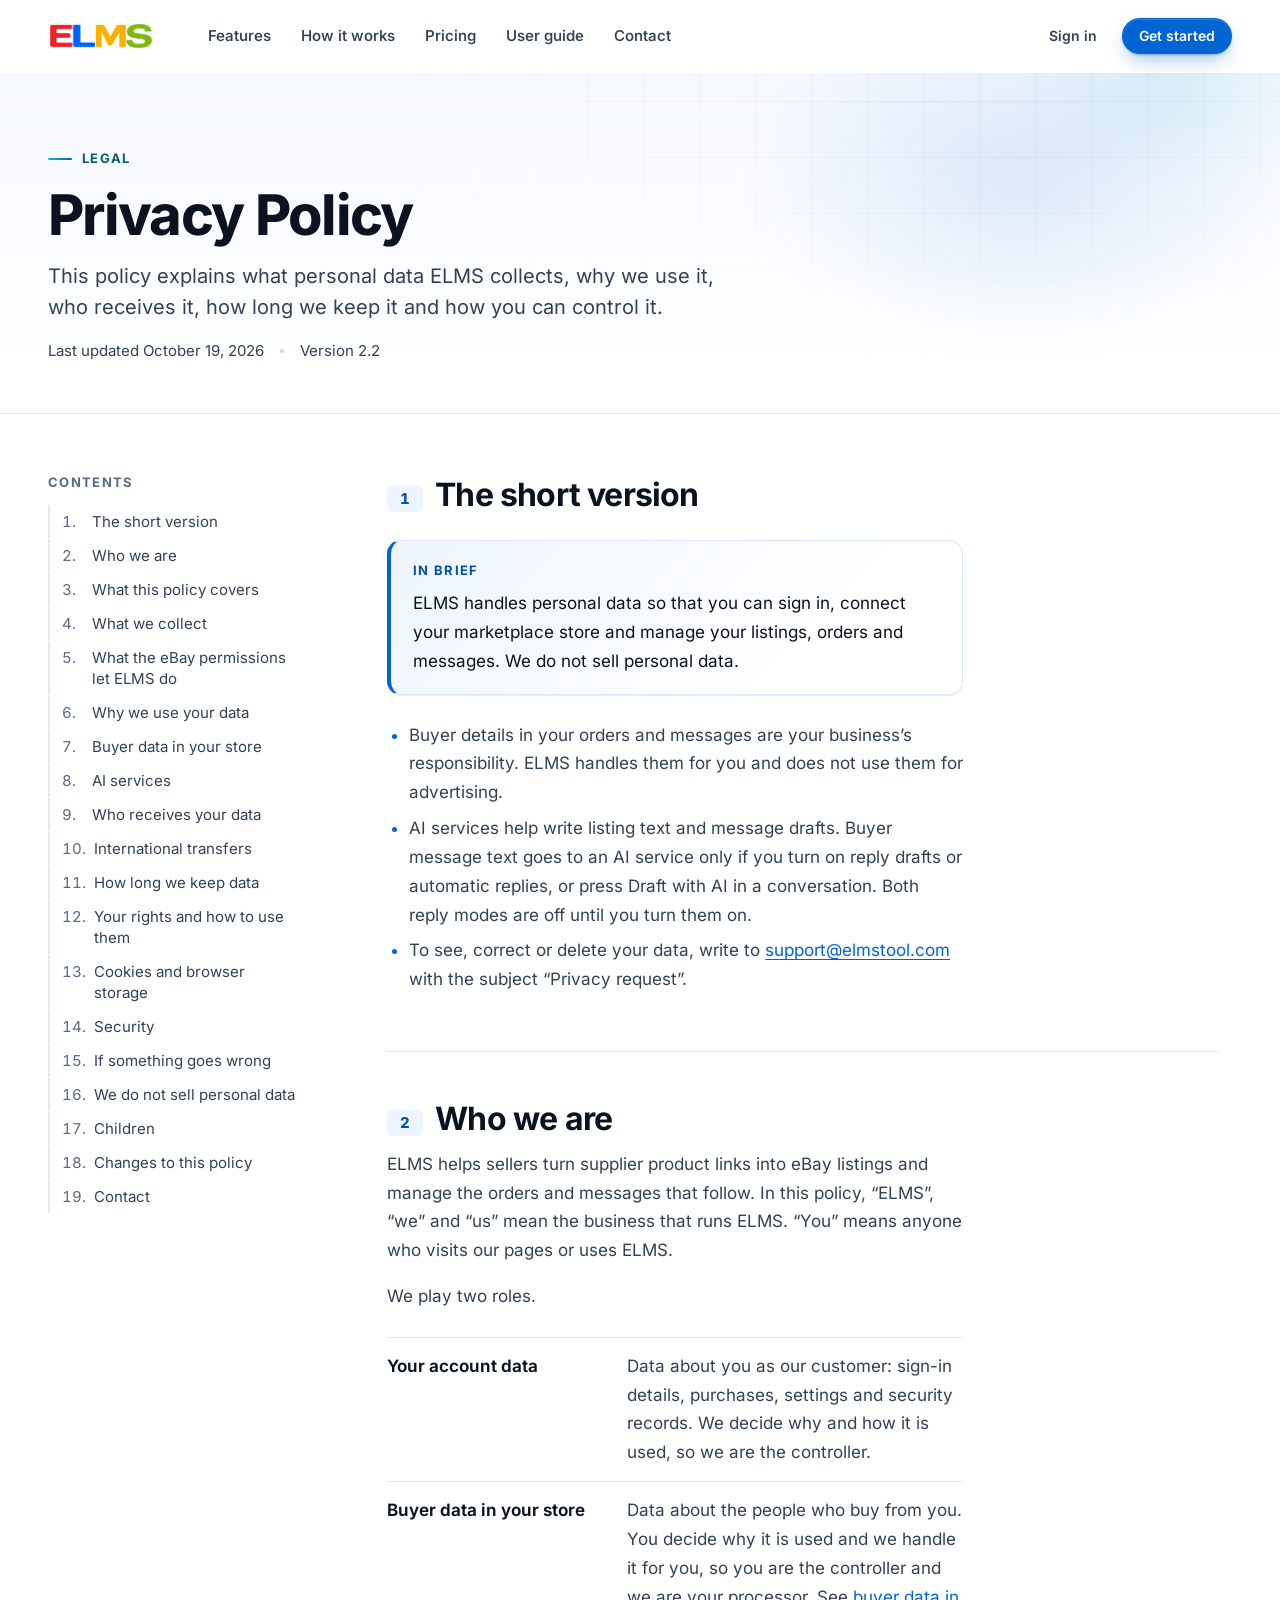
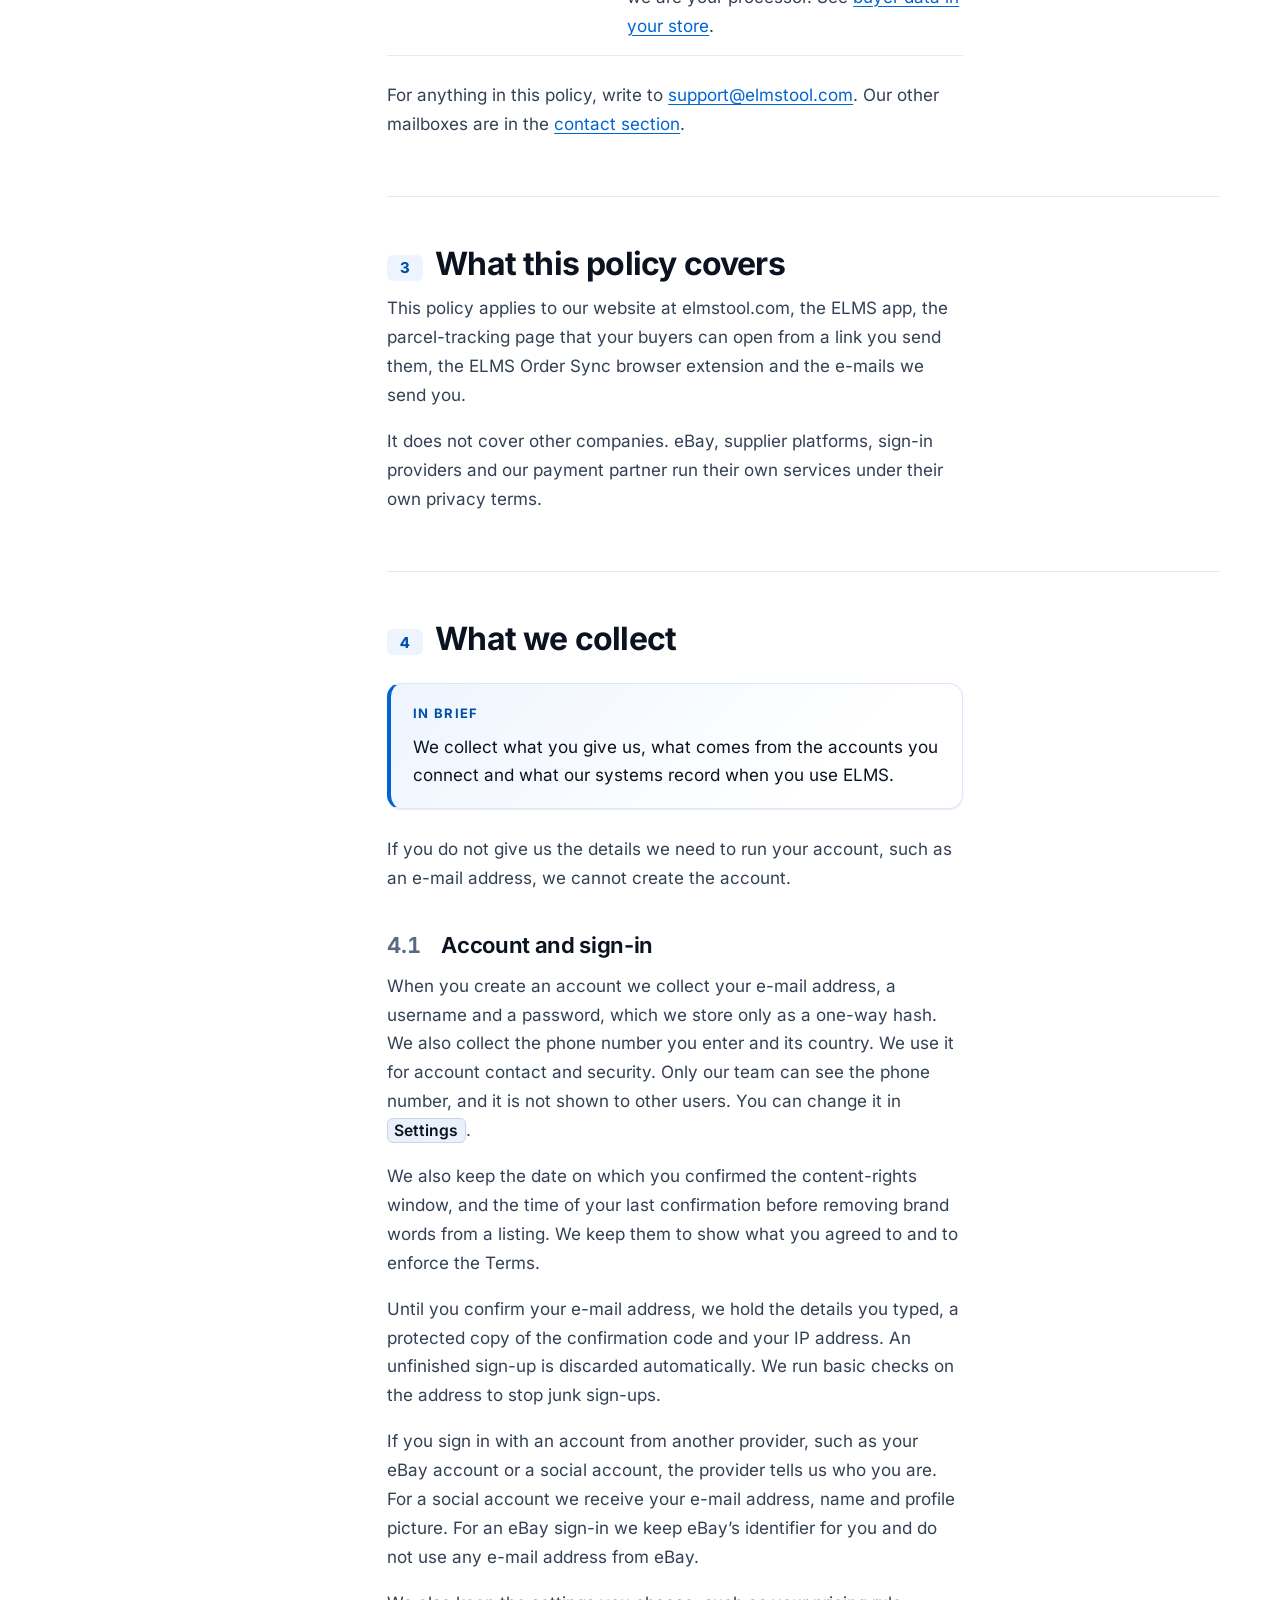
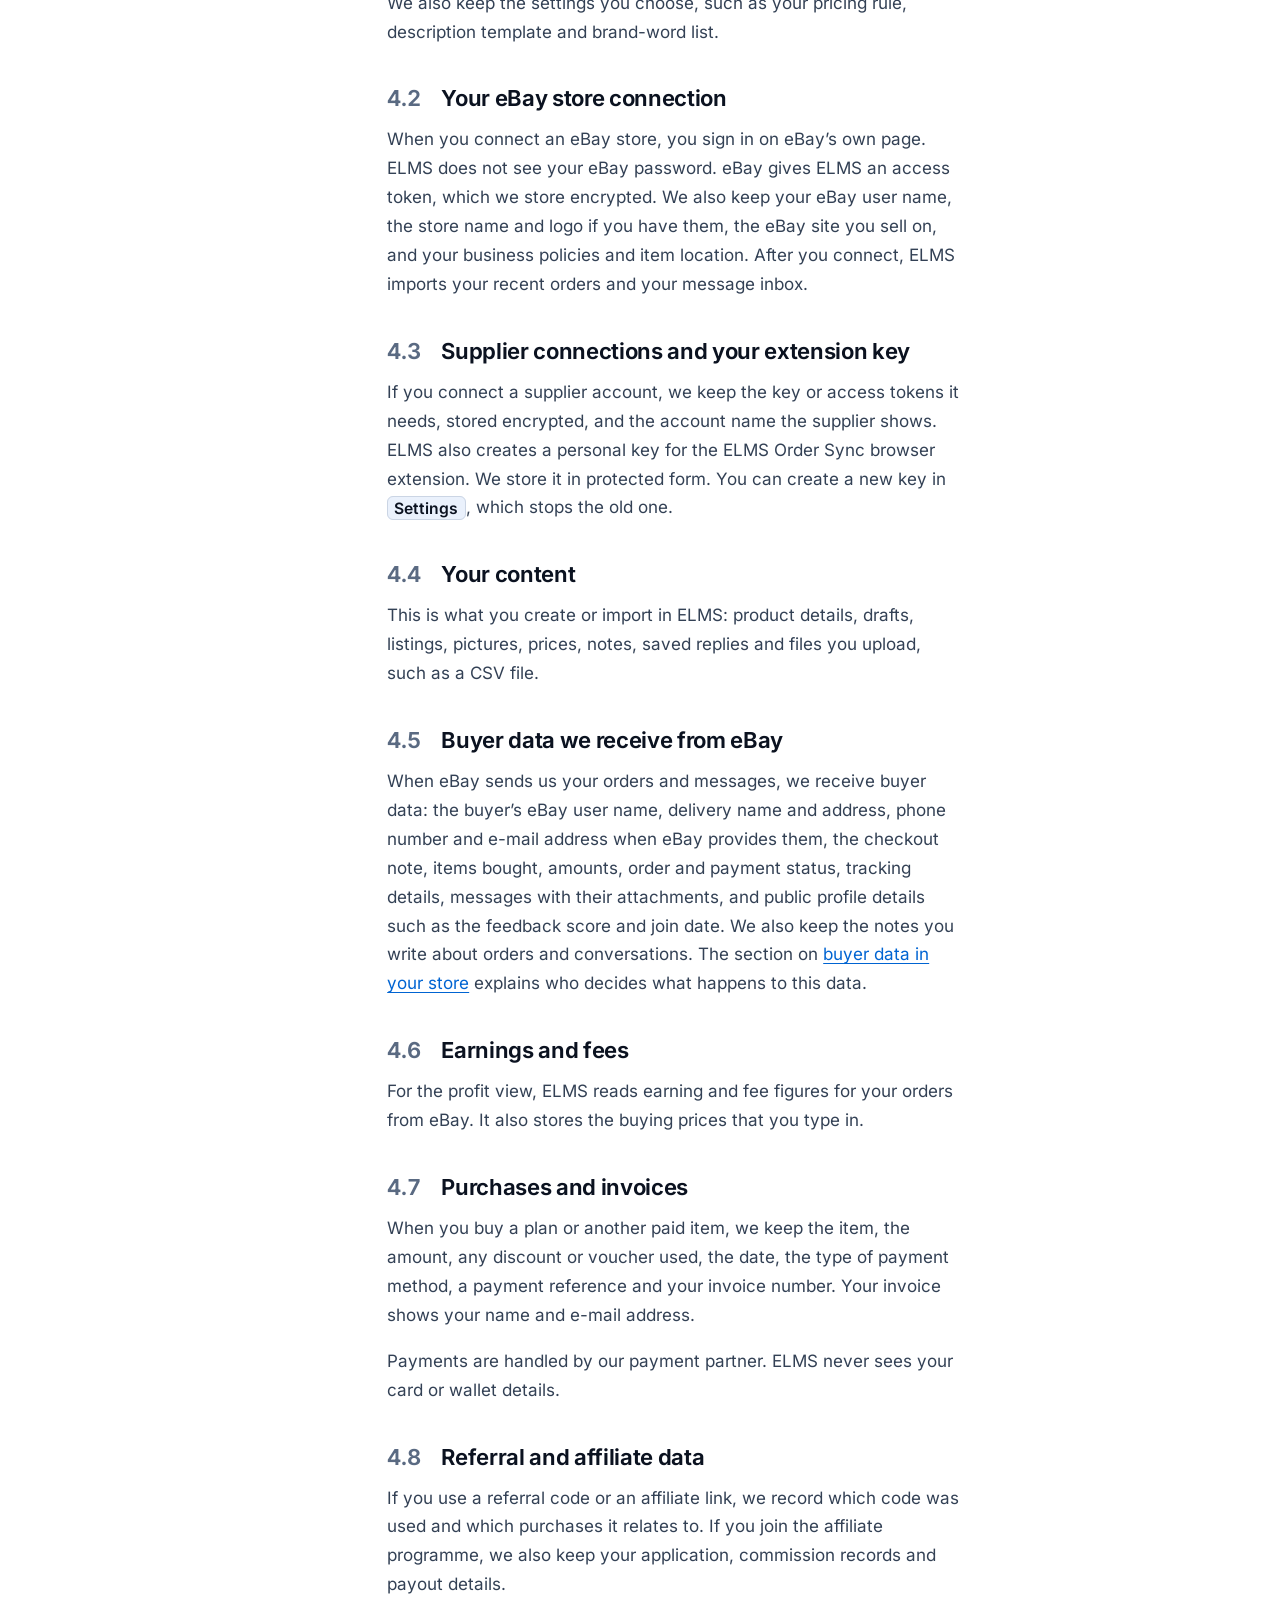
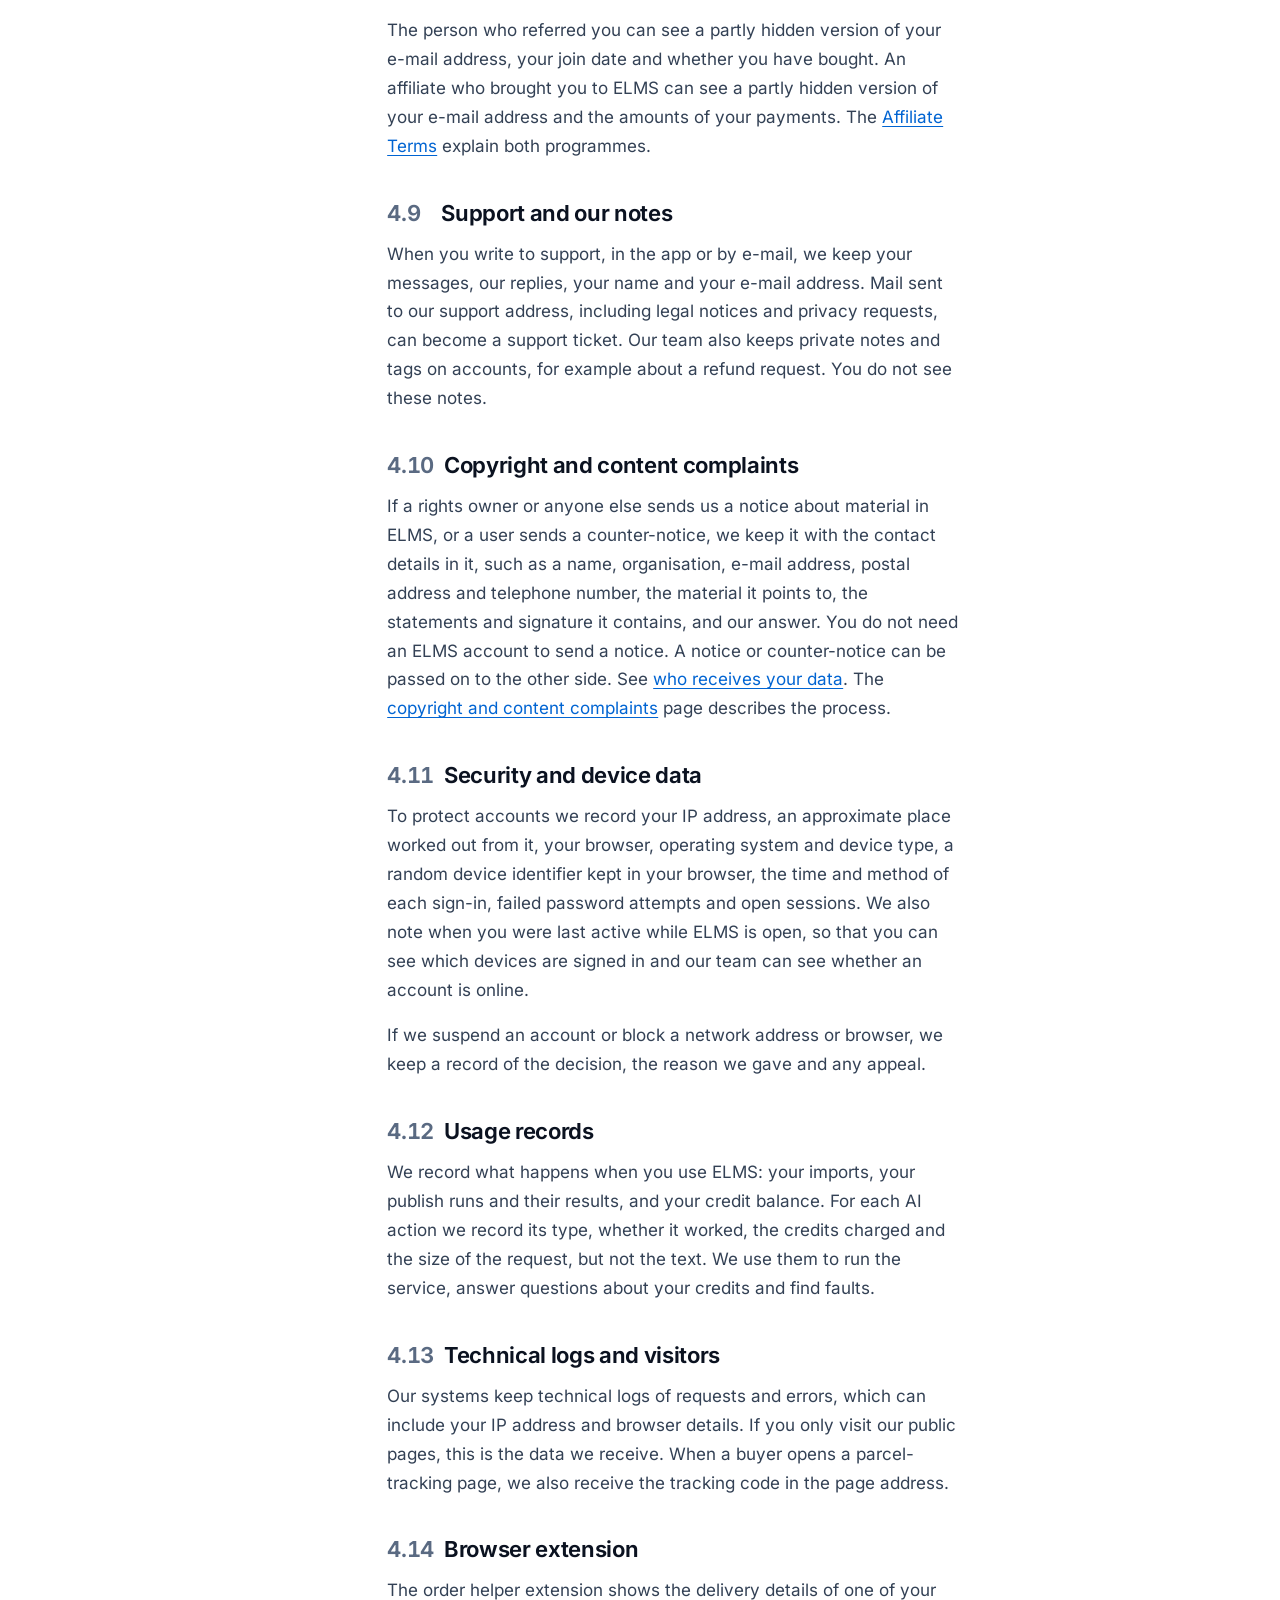
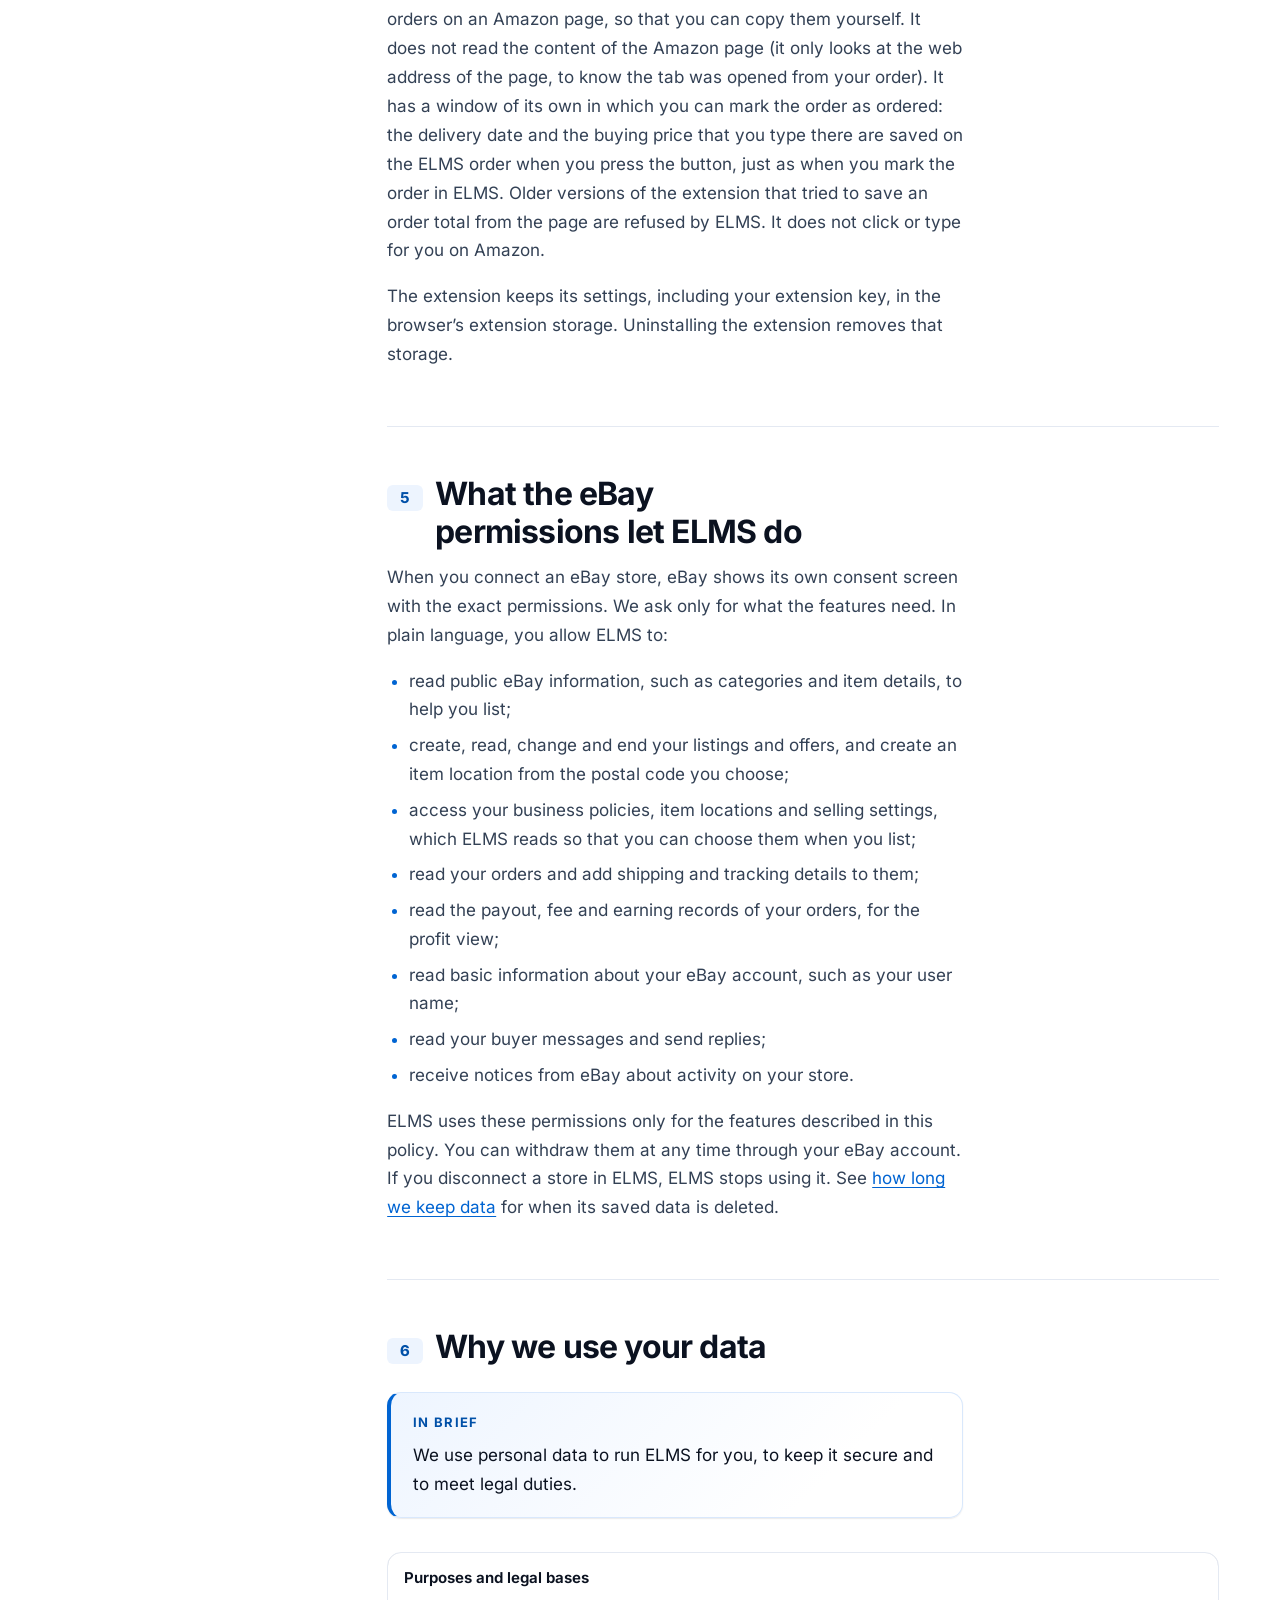
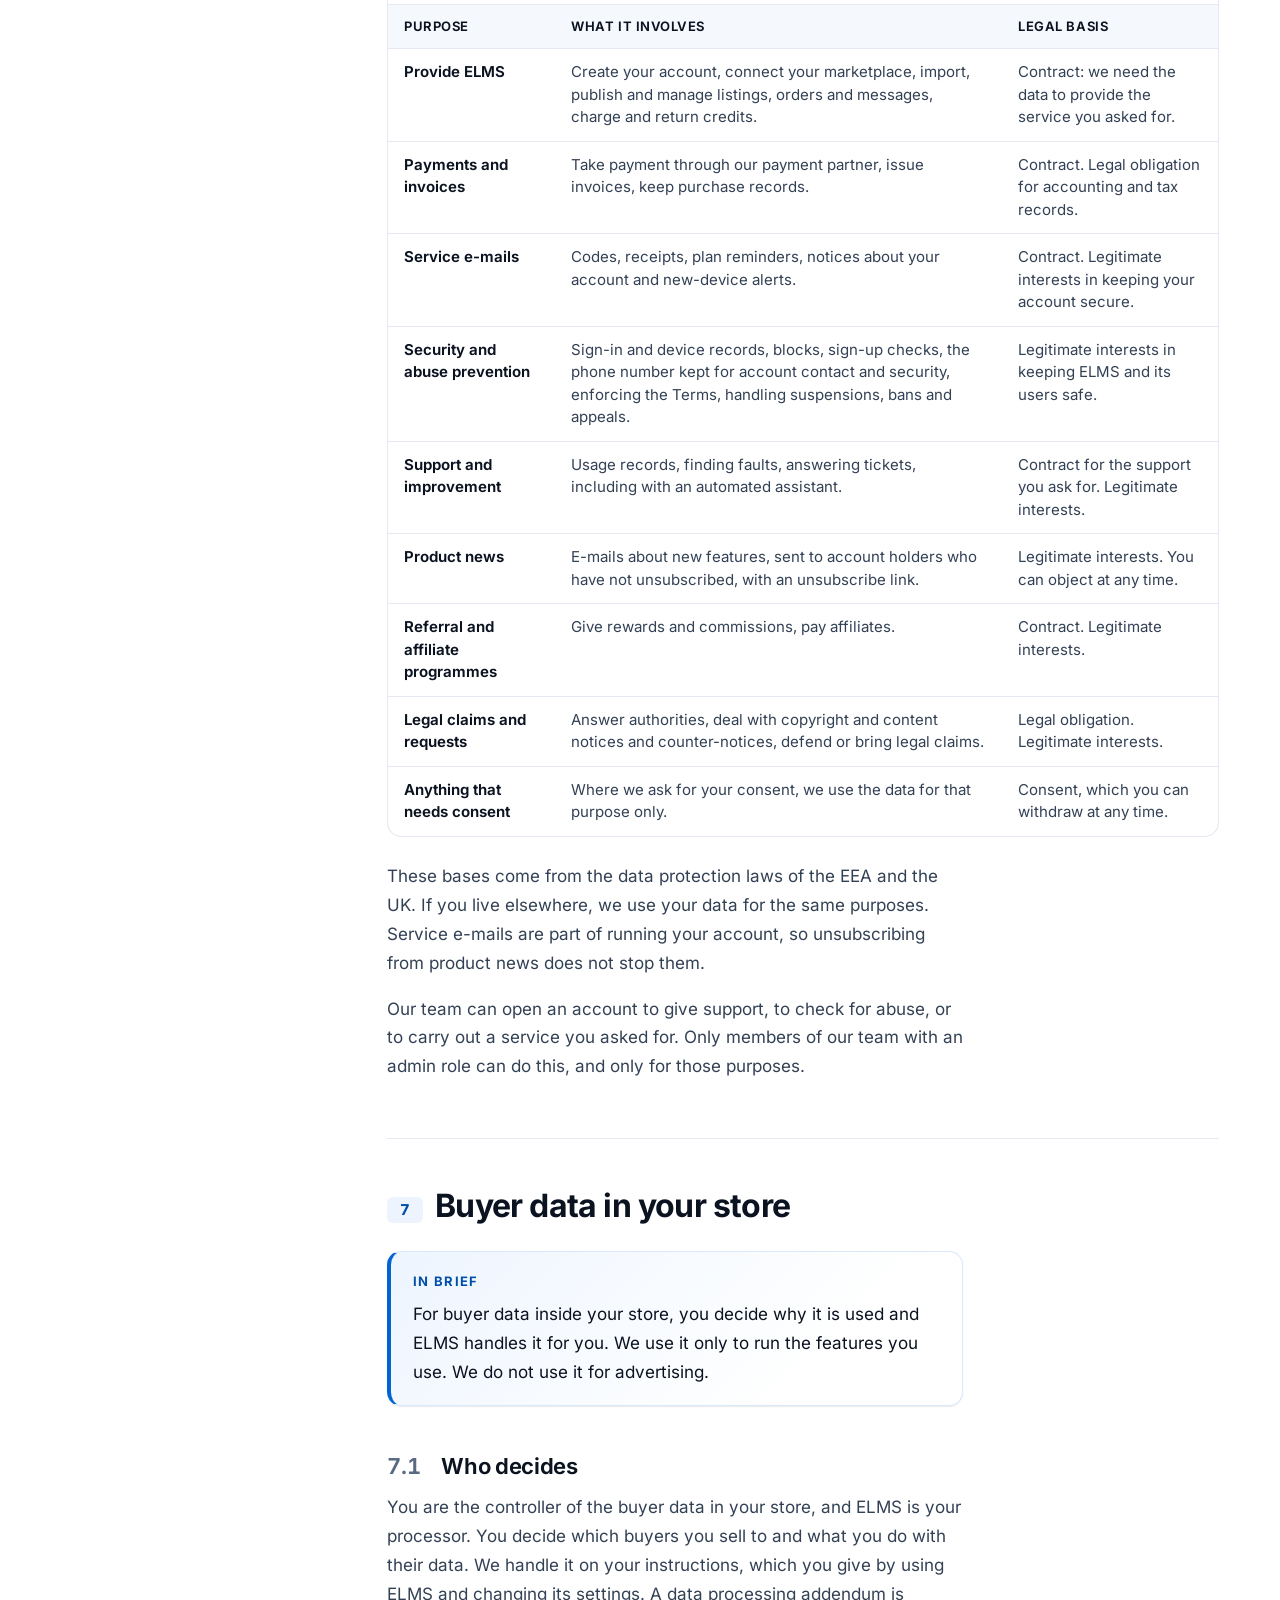
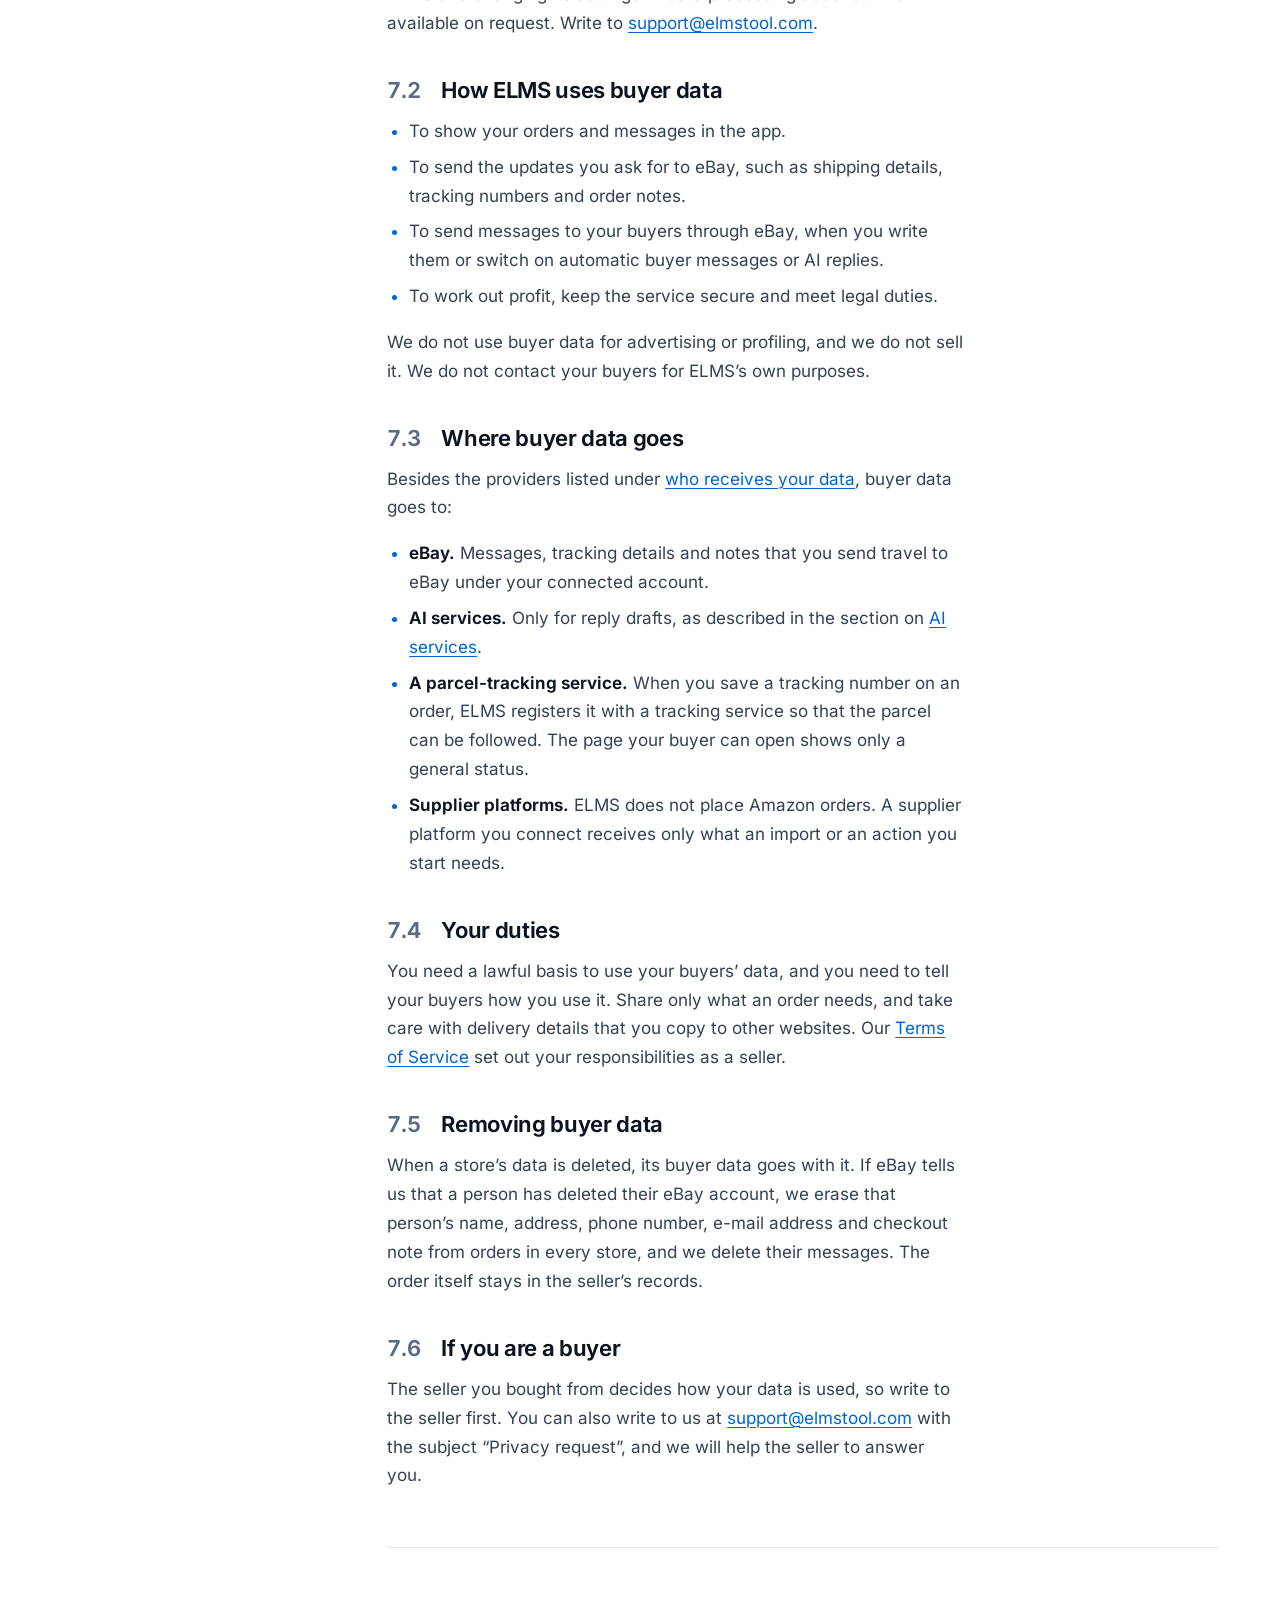
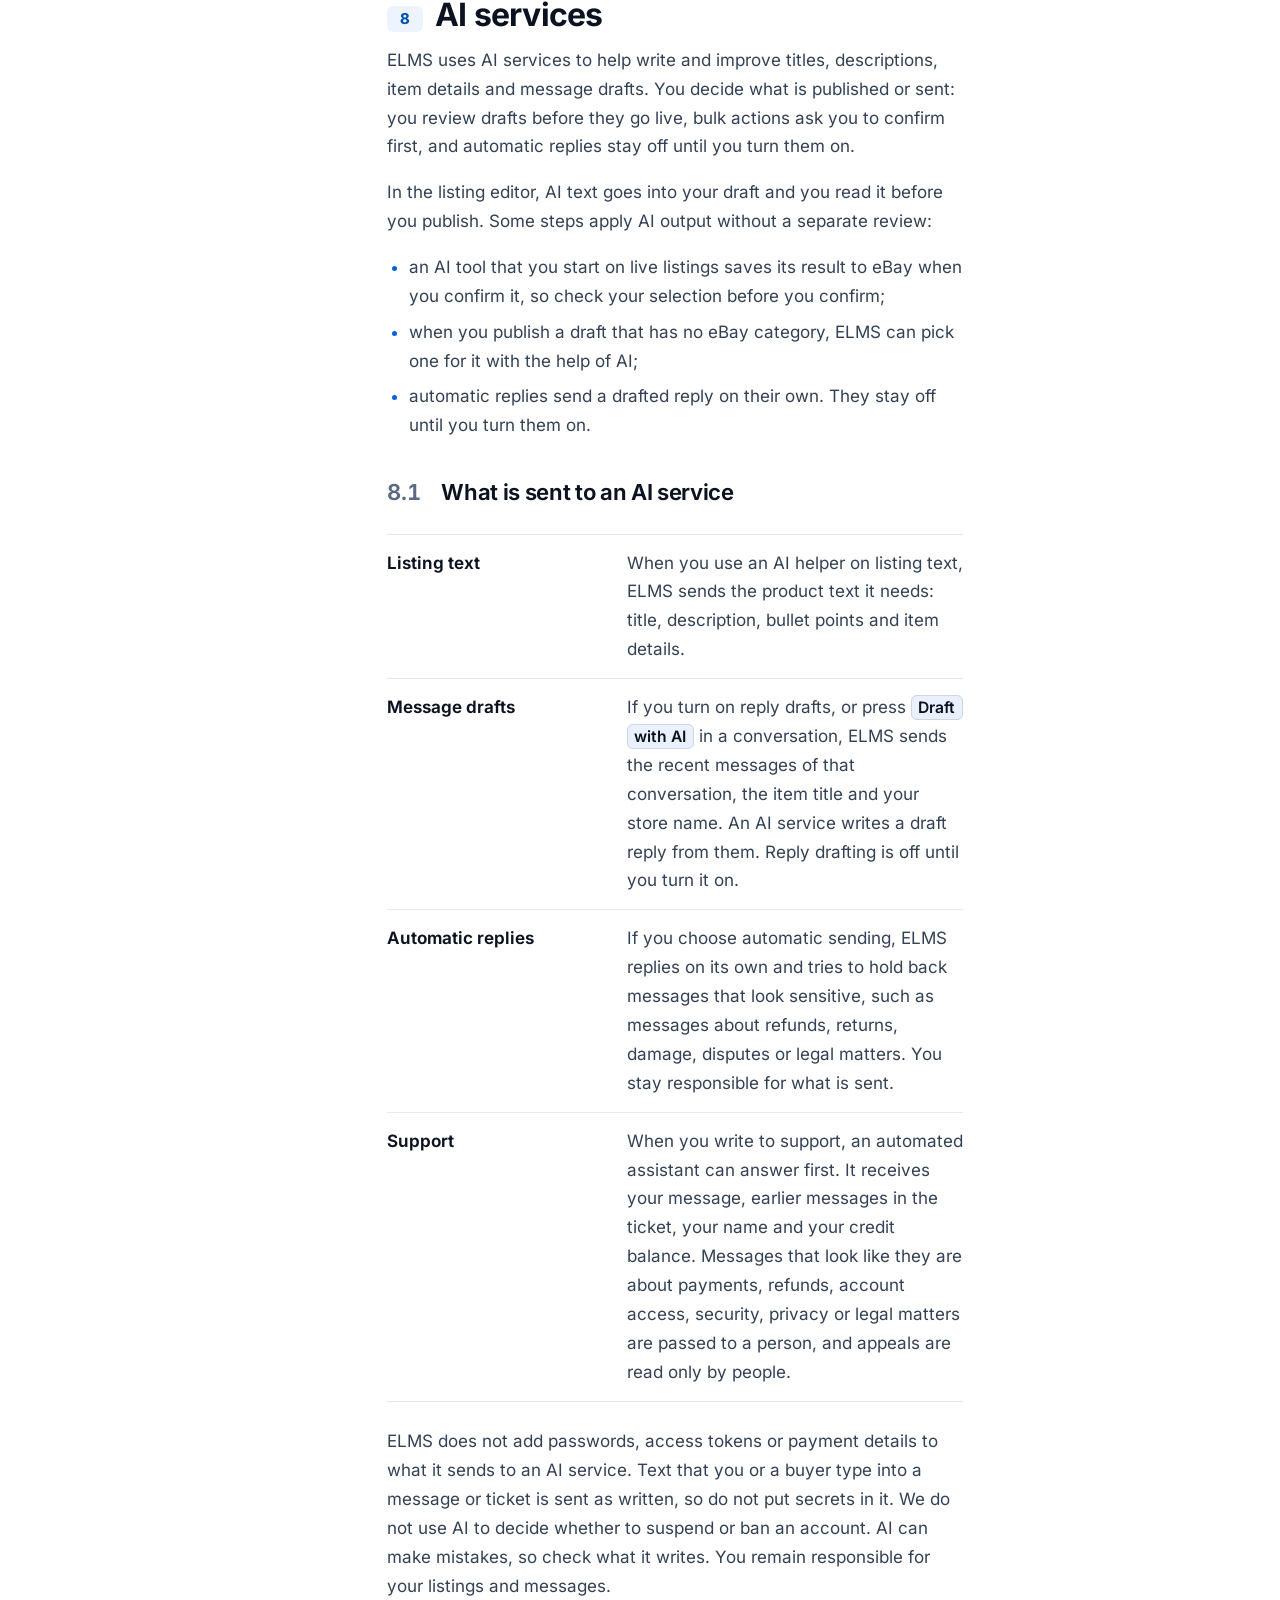
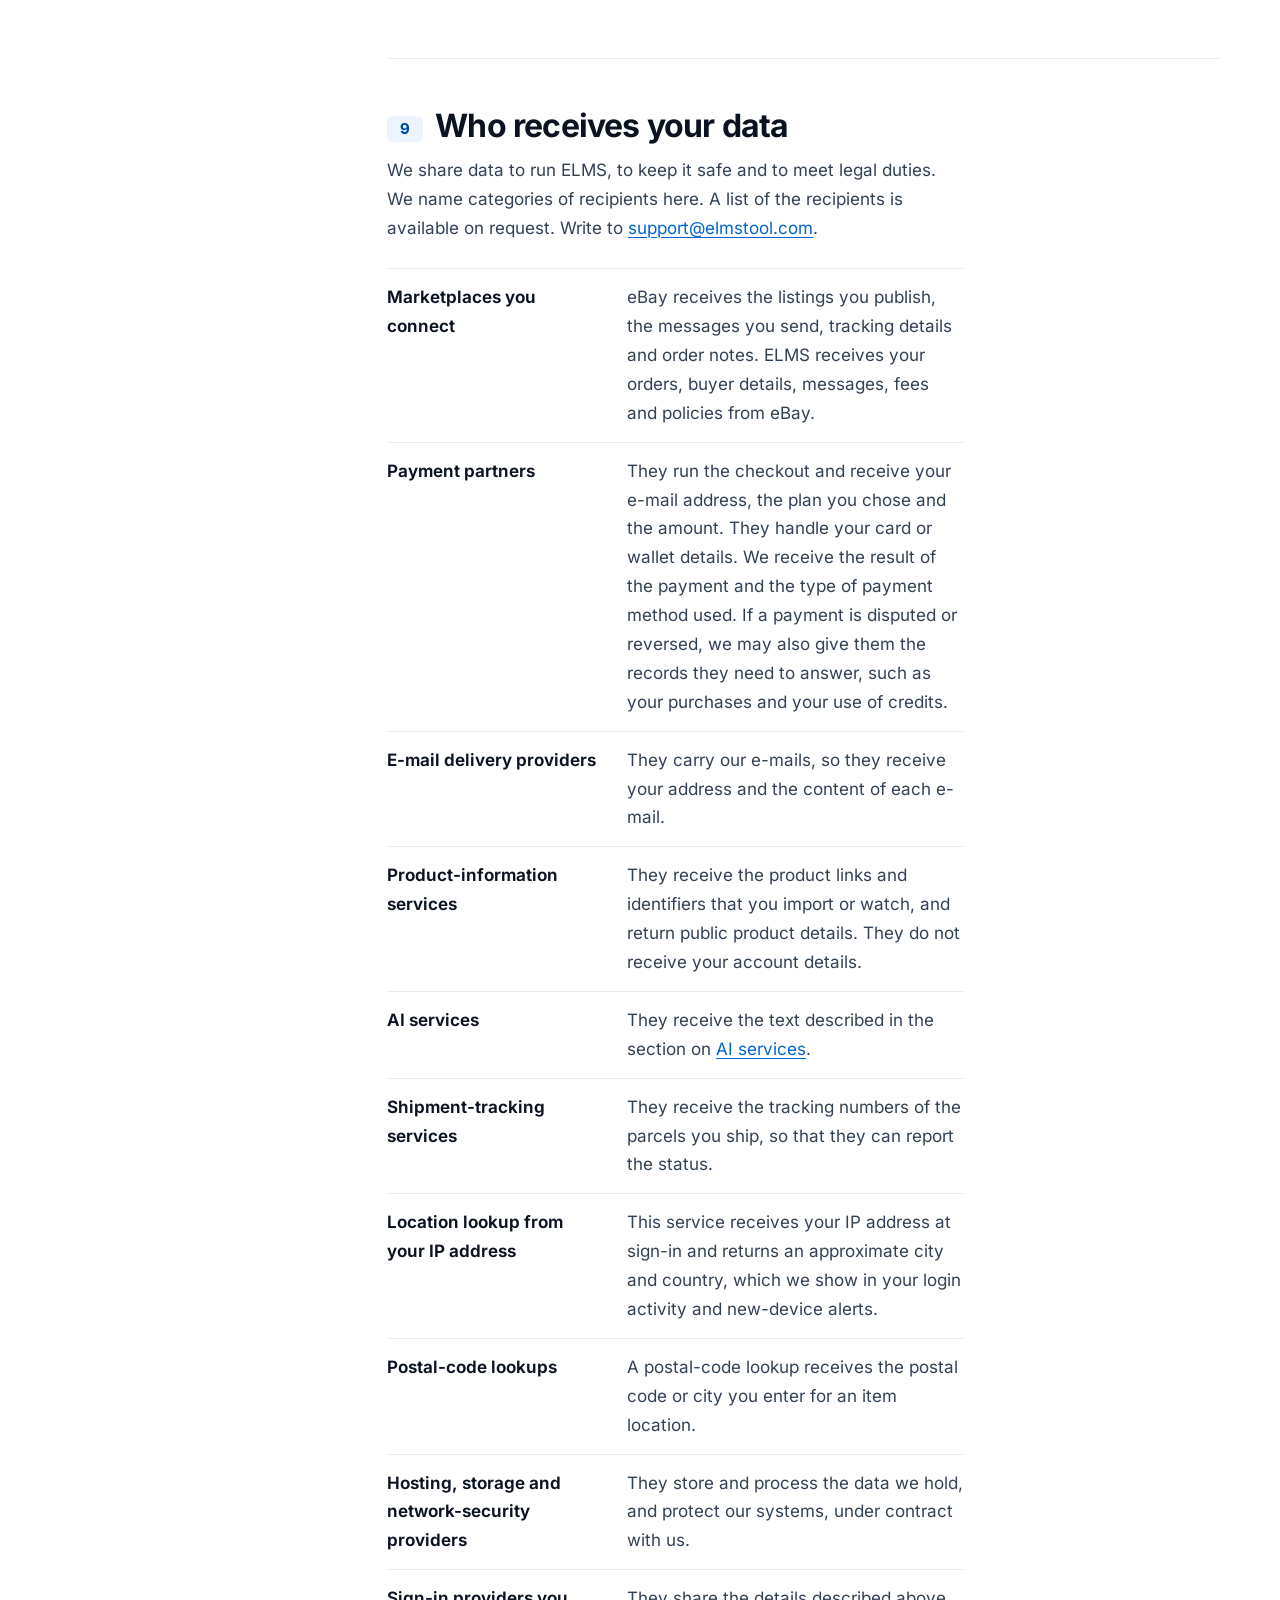
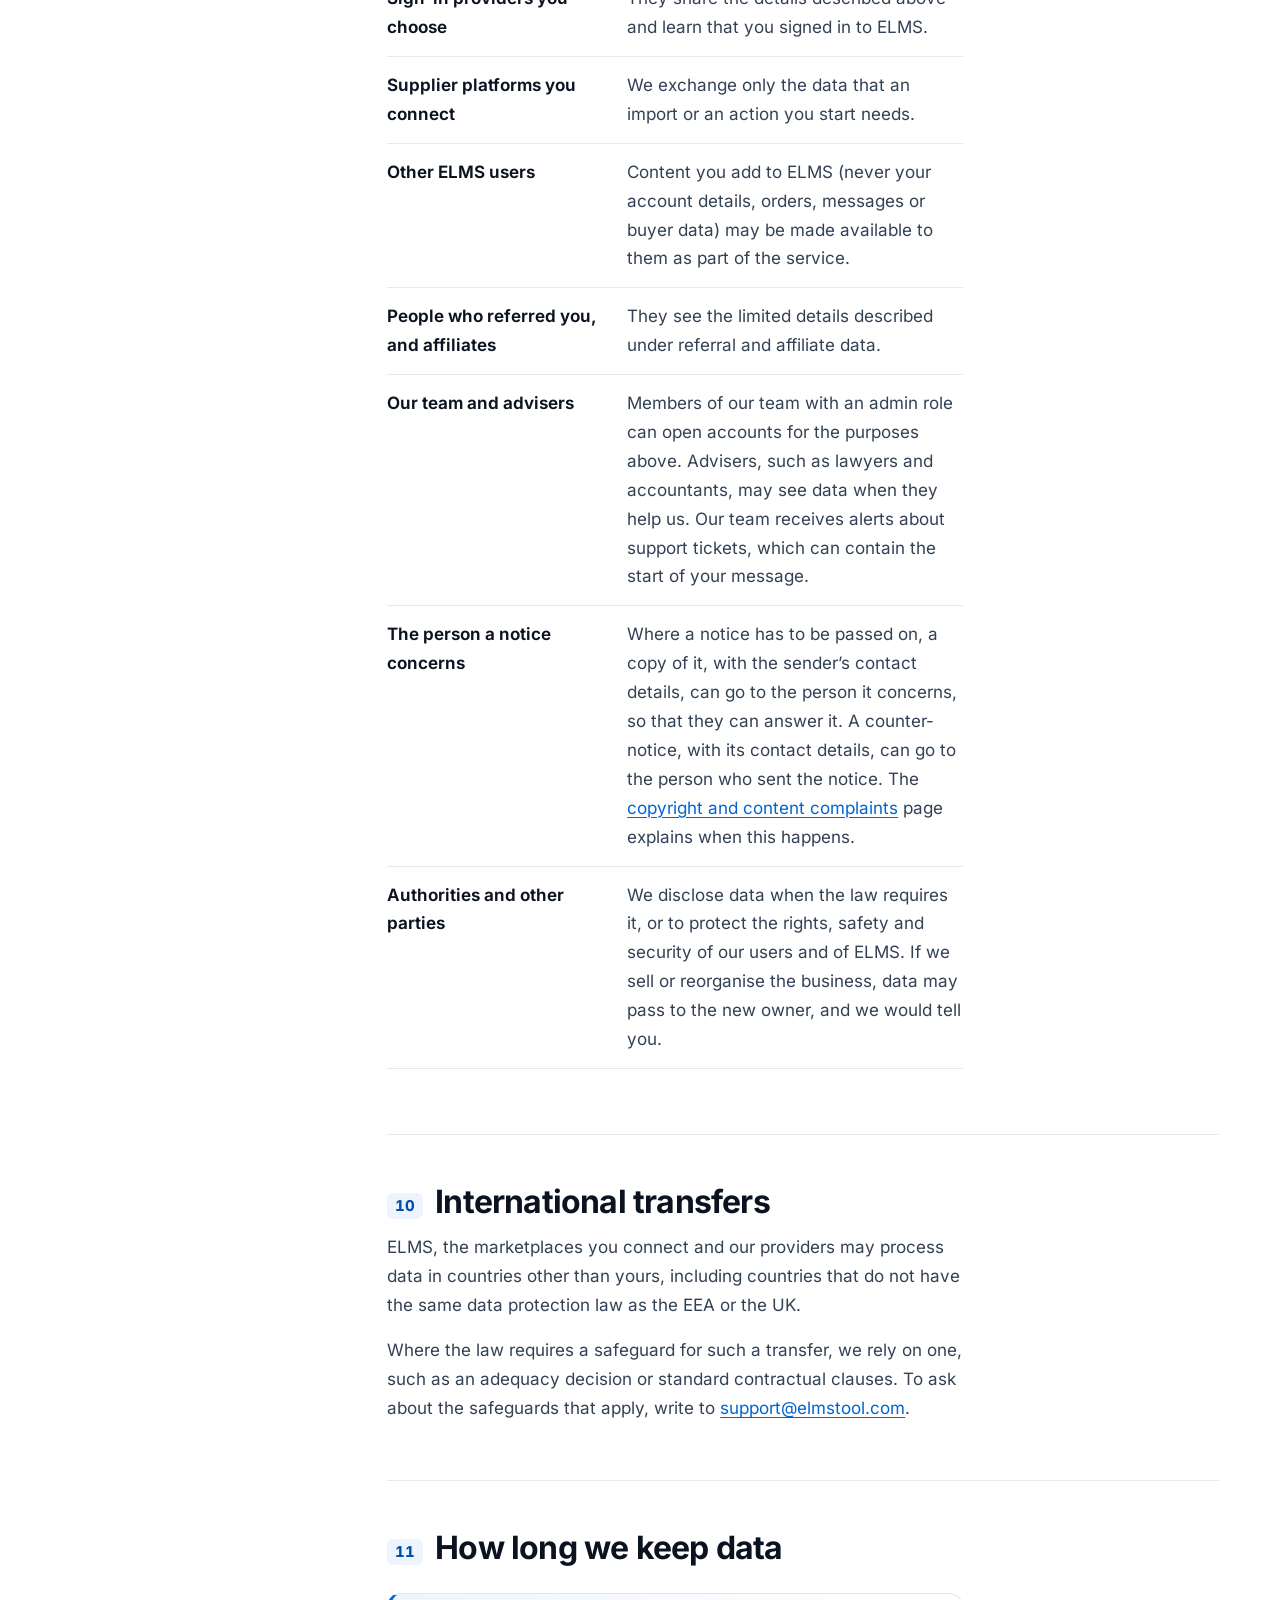
<file: policy.html>
<!doctype html>
<html lang="en">
<head>
<meta charset="utf-8">
<meta name="viewport" content="width=device-width, initial-scale=1">
<title>Privacy Policy - ELMS</title>
<meta name="description" content="How ELMS collects, uses, shares and keeps personal data, how long we keep it, and how to use your privacy rights.">
<link rel="canonical" href="https://elmstool.com/privacy">
<meta property="og:type" content="website">
<meta property="og:site_name" content="ELMS">
<meta property="og:title" content="Privacy Policy - ELMS">
<meta property="og:description" content="What personal data ELMS collects, why we use it, who receives it, how long we keep it and how to use your privacy rights.">
<meta property="og:url" content="https://elmstool.com/privacy">
<meta property="og:image" content="https://elmstool.com/og-image.png">
<meta property="og:image:width" content="1200">
<meta property="og:image:height" content="630">
<meta property="og:image:alt" content="ELMS logo">
<meta name="twitter:card" content="summary_large_image">
<meta name="twitter:title" content="Privacy Policy - ELMS">
<meta name="twitter:description" content="What personal data ELMS collects, why we use it, who receives it, how long we keep it and how to use your privacy rights.">
<meta name="twitter:image" content="https://elmstool.com/og-image.png">
<meta name="twitter:image:alt" content="ELMS logo">
<meta name="theme-color" content="#0064D2">
<meta name="color-scheme" content="light">
<link rel="icon" href="/favicon.ico?v=2" sizes="any">
<link rel="icon" type="image/png" sizes="32x32" href="/favicon-32.png?v=2">
<link rel="icon" type="image/png" sizes="192x192" href="/favicon-192.png?v=2">
<link rel="apple-touch-icon" href="/apple-touch-icon.png?v=2">
<link rel="preload" href="/fonts/inter-latin.woff2" as="font" type="font/woff2" crossorigin>
<link rel="stylesheet" href="/site.css?v=6">
<script src="/site.js?v=5" defer></script>
<script src="/social.js?v=2" defer></script>
</head>
<body>
<!--chrome:header-->
<script>(function(h){h.className+=" js";setTimeout(function(){if(window.ELMS_API===undefined){h.className=h.className.replace(/\s*\bjs\b/,"")}},5000)})(document.documentElement)</script>
<a class="skip-link" href="#main">Skip to main content</a>
<header class="site-header" data-site-header>
  <div class="site-header__bar container">
    <a class="brand" href="/"><img src="/logo-wordmark.png" width="106" height="28" alt="ELMS home"></a>
    <button class="menu-btn" type="button" aria-expanded="false" aria-controls="site-nav" data-menu-btn><span class="menu-btn__bars" aria-hidden="true"></span><span class="menu-btn__label">Menu</span></button>
    <div class="site-nav" id="site-nav" data-site-nav>
      <nav aria-label="Main">
        <ul class="site-nav__list">
          <li><a class="site-nav__link" href="/#features">Features</a></li>
          <li><a class="site-nav__link" href="/#how">How it works</a></li>
          <li><a class="site-nav__link" href="/plans">Pricing</a></li>
          <li><a class="site-nav__link" href="/user-guide">User guide</a></li>
          <li><a class="site-nav__link" href="/contact">Contact</a></li>
        </ul>
      </nav>
      <div class="site-nav__actions">
        <a class="btn btn--ghost btn--sm" href="/signin">Sign in</a>
        <a class="btn btn--primary btn--sm" href="/signup">Get started</a>
      </div>
    </div>
  </div>
</header>
<!--/chrome:header-->
<main id="main" tabindex="-1">

<header class="page-hero"><div class="container"><div class="page-hero__inner">
  <span class="eyebrow">Legal</span>
  <h1 class="t-h1">Privacy Policy</h1>
  <p class="lead">This policy explains what personal data ELMS collects, why we use it, who receives it, how long we keep it and how you can control it.</p>
  <ul class="doc-meta"><li>Last updated <time datetime="2026-10-19">October 19, 2026</time></li><li>Version 2.2</li></ul>
</div></div></header>

<div class="container">
  <a class="skip-link" href="#summary">Skip contents</a>
  <div class="doc doc--numbered">
    <div class="doc__aside">
      <nav class="toc" aria-label="Contents">
        <details class="toc__details" open data-toc>
          <summary class="toc__summary">Contents</summary>
          <ol class="toc__list">
            <li><a class="toc__link" href="#summary">The short version</a></li>
            <li><a class="toc__link" href="#who">Who we are</a></li>
            <li><a class="toc__link" href="#scope">What this policy covers</a></li>
            <li><a class="toc__link" href="#collect">What we collect</a></li>
            <li><a class="toc__link" href="#ebay-permissions">What the eBay permissions let ELMS do</a></li>
            <li><a class="toc__link" href="#why">Why we use your data</a></li>
            <li><a class="toc__link" href="#buyers">Buyer data in your store</a></li>
            <li><a class="toc__link" href="#ai">AI services</a></li>
            <li><a class="toc__link" href="#sharing">Who receives your data</a></li>
            <li><a class="toc__link" href="#transfers">International transfers</a></li>
            <li><a class="toc__link" href="#retention">How long we keep data</a></li>
            <li><a class="toc__link" href="#rights">Your rights and how to use them</a></li>
            <li><a class="toc__link" href="#storage">Cookies and browser storage</a></li>
            <li><a class="toc__link" href="#security">Security</a></li>
            <li><a class="toc__link" href="#incidents">If something goes wrong</a></li>
            <li><a class="toc__link" href="#sale">We do not sell personal data</a></li>
            <li><a class="toc__link" href="#children">Children</a></li>
            <li><a class="toc__link" href="#changes">Changes to this policy</a></li>
            <li><a class="toc__link" href="#contact">Contact</a></li>
          </ol>
        </details>
      </nav>
    </div>

    <div class="doc__main prose">

      <section class="doc-section">
        <h2 id="summary">The short version</h2>
        <div class="callout callout--brief" role="note"><p class="callout__title">In brief</p><p>ELMS handles personal data so that you can sign in, connect your marketplace store and manage your listings, orders and messages. We do not sell personal data.</p></div>
        <ul>
          <li>Buyer details in your orders and messages are your business&rsquo;s responsibility. ELMS handles them for you and does not use them for advertising.</li>
          <li>AI services help write listing text and message drafts. Buyer message text goes to an AI service only if you turn on reply drafts or automatic replies, or press Draft with AI in a conversation. Both reply modes are off until you turn them on.</li>
          <li>To see, correct or delete your data, write to <a href="mailto:support@elmstool.com">support@elmstool.com</a> with the subject &ldquo;Privacy request&rdquo;.</li>
        </ul>
      </section>

      <section class="doc-section">
        <h2 id="who">Who we are</h2>
        <p>ELMS helps sellers turn supplier product links into eBay listings and manage the orders and messages that follow. In this policy, &ldquo;ELMS&rdquo;, &ldquo;we&rdquo; and &ldquo;us&rdquo; mean the business that runs ELMS. &ldquo;You&rdquo; means anyone who visits our pages or uses ELMS.</p>
        <p>We play two roles.</p>
        <dl class="dl">
          <dt>Your account data</dt>
          <dd>Data about you as our customer: sign-in details, purchases, settings and security records. We decide why and how it is used, so we are the controller.</dd>
          <dt>Buyer data in your store</dt>
          <dd>Data about the people who buy from you. You decide why it is used and we handle it for you, so you are the controller and we are your processor. See <a href="#buyers">buyer data in your store</a>.</dd>
        </dl>
        <p>For anything in this policy, write to <a href="mailto:support@elmstool.com">support@elmstool.com</a>. Our other mailboxes are in the <a href="#contact">contact section</a>.</p>
      </section>

      <section class="doc-section">
        <h2 id="scope">What this policy covers</h2>
        <p>This policy applies to our website at elmstool.com, the ELMS app, the parcel-tracking page that your buyers can open from a link you send them, the ELMS Order Sync browser extension and the e-mails we send you.</p>
        <p>It does not cover other companies. eBay, supplier platforms, sign-in providers and our payment partner run their own services under their own privacy terms.</p>
      </section>

      <section class="doc-section">
        <h2 id="collect">What we collect</h2>
        <div class="callout callout--brief" role="note"><p class="callout__title">In brief</p><p>We collect what you give us, what comes from the accounts you connect and what our systems record when you use ELMS.</p></div>
        <p>If you do not give us the details we need to run your account, such as an e-mail address, we cannot create the account.</p>

        <h3 id="c-account">Account and sign-in</h3>
        <p>When you create an account we collect your e-mail address, a username and a password, which we store only as a one-way hash. We also collect the phone number you enter and its country. We use it for account contact and security. Only our team can see the phone number, and it is not shown to other users. You can change it in <span class="term">Settings</span>.</p>
        <p>We also keep the date on which you confirmed the content-rights window, and the time of your last confirmation before removing brand words from a listing. We keep them to show what you agreed to and to enforce the Terms.</p>
        <p>Until you confirm your e-mail address, we hold the details you typed, a protected copy of the confirmation code and your IP address. An unfinished sign-up is discarded automatically. We run basic checks on the address to stop junk sign-ups.</p>
        <p>If you sign in with an account from another provider, such as your eBay account or a social account, the provider tells us who you are. For a social account we receive your e-mail address, name and profile picture. For an eBay sign-in we keep eBay&rsquo;s identifier for you and do not use any e-mail address from eBay.</p>
        <p>We also keep the settings you choose, such as your pricing rule, description template and brand-word list.</p>

        <h3 id="c-ebay">Your eBay store connection</h3>
        <p>When you connect an eBay store, you sign in on eBay&rsquo;s own page. ELMS does not see your eBay password. eBay gives ELMS an access token, which we store encrypted. We also keep your eBay user name, the store name and logo if you have them, the eBay site you sell on, and your business policies and item location. After you connect, ELMS imports your recent orders and your message inbox.</p>

        <h3 id="c-supplier">Supplier connections and your extension key</h3>
        <p>If you connect a supplier account, we keep the key or access tokens it needs, stored encrypted, and the account name the supplier shows. ELMS also creates a personal key for the ELMS Order Sync browser extension. We store it in protected form. You can create a new key in <span class="term">Settings</span>, which stops the old one.</p>

        <h3 id="c-content">Your content</h3>
        <p>This is what you create or import in ELMS: product details, drafts, listings, pictures, prices, notes, saved replies and files you upload, such as a CSV file.</p>

        <h3 id="c-buyers">Buyer data we receive from eBay</h3>
        <p>When eBay sends us your orders and messages, we receive buyer data: the buyer&rsquo;s eBay user name, delivery name and address, phone number and e-mail address when eBay provides them, the checkout note, items bought, amounts, order and payment status, tracking details, messages with their attachments, and public profile details such as the feedback score and join date. We also keep the notes you write about orders and conversations. The section on <a href="#buyers">buyer data in your store</a> explains who decides what happens to this data.</p>

        <h3 id="c-money">Earnings and fees</h3>
        <p>For the profit view, ELMS reads earning and fee figures for your orders from eBay. It also stores the buying prices that you type in.</p>

        <h3 id="c-purchases">Purchases and invoices</h3>
        <p>When you buy a plan or another paid item, we keep the item, the amount, any discount or voucher used, the date, the type of payment method, a payment reference and your invoice number. Your invoice shows your name and e-mail address.</p>
        <p>Payments are handled by our payment partner. ELMS never sees your card or wallet details.</p>

        <h3 id="c-referral">Referral and affiliate data</h3>
        <p>If you use a referral code or an affiliate link, we record which code was used and which purchases it relates to. If you join the affiliate programme, we also keep your application, commission records and payout details.</p>
        <p>The person who referred you can see a partly hidden version of your e-mail address, your join date and whether you have bought. An affiliate who brought you to ELMS can see a partly hidden version of your e-mail address and the amounts of your payments. The <a href="/affiliate-terms">Affiliate Terms</a> explain both programmes.</p>

        <h3 id="c-support">Support and our notes</h3>
        <p>When you write to support, in the app or by e-mail, we keep your messages, our replies, your name and your e-mail address. Mail sent to our support address, including legal notices and privacy requests, can become a support ticket. Our team also keeps private notes and tags on accounts, for example about a refund request. You do not see these notes.</p>

        <h3 id="c-complaints">Copyright and content complaints</h3>
        <p>If a rights owner or anyone else sends us a notice about material in ELMS, or a user sends a counter-notice, we keep it with the contact details in it, such as a name, organisation, e-mail address, postal address and telephone number, the material it points to, the statements and signature it contains, and our answer. You do not need an ELMS account to send a notice. A notice or counter-notice can be passed on to the other side. See <a href="#sharing">who receives your data</a>. The <a href="/copyright">copyright and content complaints</a> page describes the process.</p>

        <h3 id="c-security">Security and device data</h3>
        <p>To protect accounts we record your IP address, an approximate place worked out from it, your browser, operating system and device type, a random device identifier kept in your browser, the time and method of each sign-in, failed password attempts and open sessions. We also note when you were last active while ELMS is open, so that you can see which devices are signed in and our team can see whether an account is online.</p>
        <p>If we suspend an account or block a network address or browser, we keep a record of the decision, the reason we gave and any appeal.</p>

        <h3 id="c-usage">Usage records</h3>
        <p>We record what happens when you use ELMS: your imports, your publish runs and their results, and your credit balance. For each AI action we record its type, whether it worked, the credits charged and the size of the request, but not the text. We use them to run the service, answer questions about your credits and find faults.</p>

        <h3 id="c-logs">Technical logs and visitors</h3>
        <p>Our systems keep technical logs of requests and errors, which can include your IP address and browser details. If you only visit our public pages, this is the data we receive. When a buyer opens a parcel-tracking page, we also receive the tracking code in the page address.</p>

        <h3 id="c-extensions">Browser extension</h3>
        <p>The order helper extension shows the delivery details of one of your orders on an Amazon page, so that you can copy them yourself. It does not read the content of the Amazon page (it only looks at the web address of the page, to know the tab was opened from your order). It has a window of its own in which you can mark the order as ordered: the delivery date and the buying price that you type there are saved on the ELMS order when you press the button, just as when you mark the order in ELMS. Older versions of the extension that tried to save an order total from the page are refused by ELMS. It does not click or type for you on Amazon.</p>
        <p>The extension keeps its settings, including your extension key, in the browser&rsquo;s extension storage. Uninstalling the extension removes that storage.</p>
      </section>

      <section class="doc-section">
        <h2 id="ebay-permissions">What the eBay permissions let ELMS do</h2>
        <p>When you connect an eBay store, eBay shows its own consent screen with the exact permissions. We ask only for what the features need. In plain language, you allow ELMS to:</p>
        <ul>
          <li>read public eBay information, such as categories and item details, to help you list;</li>
          <li>create, read, change and end your listings and offers, and create an item location from the postal code you choose;</li>
          <li>access your business policies, item locations and selling settings, which ELMS reads so that you can choose them when you list;</li>
          <li>read your orders and add shipping and tracking details to them;</li>
          <li>read the payout, fee and earning records of your orders, for the profit view;</li>
          <li>read basic information about your eBay account, such as your user name;</li>
          <li>read your buyer messages and send replies;</li>
          <li>receive notices from eBay about activity on your store.</li>
        </ul>
        <p>ELMS uses these permissions only for the features described in this policy. You can withdraw them at any time through your eBay account. If you disconnect a store in ELMS, ELMS stops using it. See <a href="#retention">how long we keep data</a> for when its saved data is deleted.</p>
      </section>

      <section class="doc-section">
        <h2 id="why">Why we use your data</h2>
        <div class="callout callout--brief" role="note"><p class="callout__title">In brief</p><p>We use personal data to run ELMS for you, to keep it secure and to meet legal duties.</p></div>
        <div class="table-wrap" role="region" aria-labelledby="t-bases" tabindex="0">
          <table class="table">
            <caption id="t-bases">Purposes and legal bases</caption>
            <thead><tr><th scope="col">Purpose</th><th scope="col">What it involves</th><th scope="col">Legal basis</th></tr></thead>
            <tbody>
              <tr><th scope="row">Provide ELMS</th><td>Create your account, connect your marketplace, import, publish and manage listings, orders and messages, charge and return credits.</td><td>Contract: we need the data to provide the service you asked for.</td></tr>
              <tr><th scope="row">Payments and invoices</th><td>Take payment through our payment partner, issue invoices, keep purchase records.</td><td>Contract. Legal obligation for accounting and tax records.</td></tr>
              <tr><th scope="row">Service e-mails</th><td>Codes, receipts, plan reminders, notices about your account and new-device alerts.</td><td>Contract. Legitimate interests in keeping your account secure.</td></tr>
              <tr><th scope="row">Security and abuse prevention</th><td>Sign-in and device records, blocks, sign-up checks, the phone number kept for account contact and security, enforcing the Terms, handling suspensions, bans and appeals.</td><td>Legitimate interests in keeping ELMS and its users safe.</td></tr>
              <tr><th scope="row">Support and improvement</th><td>Usage records, finding faults, answering tickets, including with an automated assistant.</td><td>Contract for the support you ask for. Legitimate interests.</td></tr>
              <tr><th scope="row">Product news</th><td>E-mails about new features, sent to account holders who have not unsubscribed, with an unsubscribe link.</td><td>Legitimate interests. You can object at any time.</td></tr>
              <tr><th scope="row">Referral and affiliate programmes</th><td>Give rewards and commissions, pay affiliates.</td><td>Contract. Legitimate interests.</td></tr>
              <tr><th scope="row">Legal claims and requests</th><td>Answer authorities, deal with copyright and content notices and counter-notices, defend or bring legal claims.</td><td>Legal obligation. Legitimate interests.</td></tr>
              <tr><th scope="row">Anything that needs consent</th><td>Where we ask for your consent, we use the data for that purpose only.</td><td>Consent, which you can withdraw at any time.</td></tr>
            </tbody>
          </table>
        </div>
        <p>These bases come from the data protection laws of the EEA and the UK. If you live elsewhere, we use your data for the same purposes. Service e-mails are part of running your account, so unsubscribing from product news does not stop them.</p>
        <p>Our team can open an account to give support, to check for abuse, or to carry out a service you asked for. Only members of our team with an admin role can do this, and only for those purposes.</p>
      </section>

      <section class="doc-section">
        <h2 id="buyers">Buyer data in your store</h2>
        <div class="callout callout--brief" role="note"><p class="callout__title">In brief</p><p>For buyer data inside your store, you decide why it is used and ELMS handles it for you. We use it only to run the features you use. We do not use it for advertising.</p></div>

        <h3 id="b-roles">Who decides</h3>
        <p>You are the controller of the buyer data in your store, and ELMS is your processor. You decide which buyers you sell to and what you do with their data. We handle it on your instructions, which you give by using ELMS and changing its settings. A data processing addendum is available on request. Write to <a href="mailto:support@elmstool.com">support@elmstool.com</a>.</p>

        <h3 id="b-use">How ELMS uses buyer data</h3>
        <ul>
          <li>To show your orders and messages in the app.</li>
          <li>To send the updates you ask for to eBay, such as shipping details, tracking numbers and order notes.</li>
          <li>To send messages to your buyers through eBay, when you write them or switch on automatic buyer messages or AI replies.</li>
          <li>To work out profit, keep the service secure and meet legal duties.</li>
        </ul>
        <p>We do not use buyer data for advertising or profiling, and we do not sell it. We do not contact your buyers for ELMS&rsquo;s own purposes.</p>

        <h3 id="b-flows">Where buyer data goes</h3>
        <p>Besides the providers listed under <a href="#sharing">who receives your data</a>, buyer data goes to:</p>
        <ul>
          <li><strong>eBay.</strong> Messages, tracking details and notes that you send travel to eBay under your connected account.</li>
          <li><strong>AI services.</strong> Only for reply drafts, as described in the section on <a href="#ai">AI services</a>.</li>
          <li><strong>A parcel-tracking service.</strong> When you save a tracking number on an order, ELMS registers it with a tracking service so that the parcel can be followed. The page your buyer can open shows only a general status.</li>
          <li><strong>Supplier platforms.</strong> ELMS does not place Amazon orders. A supplier platform you connect receives only what an import or an action you start needs.</li>
        </ul>

        <h3 id="b-duties">Your duties</h3>
        <p>You need a lawful basis to use your buyers&rsquo; data, and you need to tell your buyers how you use it. Share only what an order needs, and take care with delivery details that you copy to other websites. Our <a href="/terms">Terms of Service</a> set out your responsibilities as a seller.</p>

        <h3 id="b-removal">Removing buyer data</h3>
        <p>When a store&rsquo;s data is deleted, its buyer data goes with it. If eBay tells us that a person has deleted their eBay account, we erase that person&rsquo;s name, address, phone number, e-mail address and checkout note from orders in every store, and we delete their messages. The order itself stays in the seller&rsquo;s records.</p>

        <h3 id="b-buyer">If you are a buyer</h3>
        <p>The seller you bought from decides how your data is used, so write to the seller first. You can also write to us at <a href="mailto:support@elmstool.com">support@elmstool.com</a> with the subject &ldquo;Privacy request&rdquo;, and we will help the seller to answer you.</p>
      </section>

      <section class="doc-section">
        <h2 id="ai">AI services</h2>
        <p>ELMS uses AI services to help write and improve titles, descriptions, item details and message drafts. You decide what is published or sent: you review drafts before they go live, bulk actions ask you to confirm first, and automatic replies stay off until you turn them on.</p>
        <p>In the listing editor, AI text goes into your draft and you read it before you publish. Some steps apply AI output without a separate review:</p>
        <ul>
          <li>an AI tool that you start on live listings saves its result to eBay when you confirm it, so check your selection before you confirm;</li>
          <li>when you publish a draft that has no eBay category, ELMS can pick one for it with the help of AI;</li>
          <li>automatic replies send a drafted reply on their own. They stay off until you turn them on.</li>
        </ul>
        <h3 id="ai-sent">What is sent to an AI service</h3>
        <dl class="dl">
          <dt>Listing text</dt>
          <dd>When you use an AI helper on listing text, ELMS sends the product text it needs: title, description, bullet points and item details.</dd>
          <dt>Message drafts</dt>
          <dd>If you turn on reply drafts, or press <span class="term">Draft with AI</span> in a conversation, ELMS sends the recent messages of that conversation, the item title and your store name. An AI service writes a draft reply from them. Reply drafting is off until you turn it on.</dd>
          <dt>Automatic replies</dt>
          <dd>If you choose automatic sending, ELMS replies on its own and tries to hold back messages that look sensitive, such as messages about refunds, returns, damage, disputes or legal matters. You stay responsible for what is sent.</dd>
          <dt>Support</dt>
          <dd>When you write to support, an automated assistant can answer first. It receives your message, earlier messages in the ticket, your name and your credit balance. Messages that look like they are about payments, refunds, account access, security, privacy or legal matters are passed to a person, and appeals are read only by people.</dd>
        </dl>
        <p>ELMS does not add passwords, access tokens or payment details to what it sends to an AI service. Text that you or a buyer type into a message or ticket is sent as written, so do not put secrets in it. We do not use AI to decide whether to suspend or ban an account. AI can make mistakes, so check what it writes. You remain responsible for your listings and messages.</p>
      </section>

      <section class="doc-section">
        <h2 id="sharing">Who receives your data</h2>
        <p>We share data to run ELMS, to keep it safe and to meet legal duties. We name categories of recipients here. A list of the recipients is available on request. Write to <a href="mailto:support@elmstool.com">support@elmstool.com</a>.</p>
        <dl class="dl">
          <dt>Marketplaces you connect</dt>
          <dd>eBay receives the listings you publish, the messages you send, tracking details and order notes. ELMS receives your orders, buyer details, messages, fees and policies from eBay.</dd>
          <dt>Payment partners</dt>
          <dd>They run the checkout and receive your e-mail address, the plan you chose and the amount. They handle your card or wallet details. We receive the result of the payment and the type of payment method used. If a payment is disputed or reversed, we may also give them the records they need to answer, such as your purchases and your use of credits.</dd>
          <dt>E-mail delivery providers</dt>
          <dd>They carry our e-mails, so they receive your address and the content of each e-mail.</dd>
          <dt>Product-information services</dt>
          <dd>They receive the product links and identifiers that you import or watch, and return public product details. They do not receive your account details.</dd>
          <dt>AI services</dt>
          <dd>They receive the text described in the section on <a href="#ai">AI services</a>.</dd>
          <dt>Shipment-tracking services</dt>
          <dd>They receive the tracking numbers of the parcels you ship, so that they can report the status.</dd>
          <dt>Location lookup from your IP address</dt>
          <dd>This service receives your IP address at sign-in and returns an approximate city and country, which we show in your login activity and new-device alerts.</dd>
          <dt>Postal-code lookups</dt>
          <dd>A postal-code lookup receives the postal code or city you enter for an item location.</dd>
          <dt>Hosting, storage and network-security providers</dt>
          <dd>They store and process the data we hold, and protect our systems, under contract with us.</dd>
          <dt>Sign-in providers you choose</dt>
          <dd>They share the details described above and learn that you signed in to ELMS.</dd>
          <dt>Supplier platforms you connect</dt>
          <dd>We exchange only the data that an import or an action you start needs.</dd>
          <dt>Other ELMS users</dt>
          <dd>Content you add to ELMS (never your account details, orders, messages or buyer data) may be made available to them as part of the service.</dd>
          <dt>People who referred you, and affiliates</dt>
          <dd>They see the limited details described under referral and affiliate data.</dd>
          <dt>Our team and advisers</dt>
          <dd>Members of our team with an admin role can open accounts for the purposes above. Advisers, such as lawyers and accountants, may see data when they help us. Our team receives alerts about support tickets, which can contain the start of your message.</dd>
          <dt>The person a notice concerns</dt>
          <dd>Where a notice has to be passed on, a copy of it, with the sender&rsquo;s contact details, can go to the person it concerns, so that they can answer it. A counter-notice, with its contact details, can go to the person who sent the notice. The <a href="/copyright">copyright and content complaints</a> page explains when this happens.</dd>
          <dt>Authorities and other parties</dt>
          <dd>We disclose data when the law requires it, or to protect the rights, safety and security of our users and of ELMS. If we sell or reorganise the business, data may pass to the new owner, and we would tell you.</dd>
        </dl>
      </section>

      <section class="doc-section">
        <h2 id="transfers">International transfers</h2>
        <p>ELMS, the marketplaces you connect and our providers may process data in countries other than yours, including countries that do not have the same data protection law as the EEA or the UK.</p>
        <p>Where the law requires a safeguard for such a transfer, we rely on one, such as an adequacy decision or standard contractual clauses. To ask about the safeguards that apply, write to <a href="mailto:support@elmstool.com">support@elmstool.com</a>.</p>
      </section>

      <section class="doc-section">
        <h2 id="retention">How long we keep data</h2>
        <div class="callout callout--brief" role="note"><p class="callout__title">In brief</p><p>We keep your data while your account is open. The table lists the main records that have their own time limit.</p></div>
        <div class="table-wrap" role="region" aria-labelledby="t-retention" tabindex="0">
          <table class="table">
            <caption id="t-retention">How long we keep each kind of data</caption>
            <thead><tr><th scope="col">Data</th><th scope="col">How long we keep it</th></tr></thead>
            <tbody>
              <tr><th scope="row">Your account and everything in it</th><td>While your account is open.</td></tr>
              <tr><th scope="row">A store you disconnect</th><td>ELMS hides the store and keeps its data for 30 days, so that you can reconnect the same eBay account and get everything back. After that, ELMS deletes the store&rsquo;s listing records, orders, messages, notifications, import history and saved eBay access. Your drafts stay in your account. We e-mail you before the deletion. Nothing on eBay changes.</td></tr>
              <tr><th scope="row">Messages you move to the trash</th><td>Deleted after 30 days.</td></tr>
              <tr><th scope="row">Sign-in activity</th><td>180 days. This is the list of sign-ins and failed attempts.</td></tr>
              <tr><th scope="row">Sign-in sessions</th><td>A session lasts seven days, and its record is removed when those days are over. You can end a session sooner by logging out.</td></tr>
              <tr><th scope="row">Unfinished sign-ups</th><td>Discarded automatically if you do not enter the confirmation code.</td></tr>
              <tr><th scope="row">Purchase, invoice and payment records</th><td>As long as accounting, tax and other laws require. They stay even if your account is deleted.</td></tr>
              <tr><th scope="row">Referral and affiliate records</th><td>As long as needed to calculate and pay rewards and commissions, and to keep our books.</td></tr>
              <tr><th scope="row">Suspension, ban and appeal records</th><td>As long as needed to enforce the decision, deal with disputes and meet legal duties. We may keep a ban record even if you ask us to delete your account.</td></tr>
              <tr><th scope="row">Support tickets</th><td>Tickets from an account: while the account is open, and deleted with it. Tickets from people without an account: as long as needed to answer them and for our records.</td></tr>
              <tr><th scope="row">Copyright and content complaints</th><td>Notices, counter-notices and our answers: as long as needed to deal with the matter and any later claim. One that is saved as a ticket from an account follows the rule for support tickets above.</td></tr>
              <tr><th scope="row">Technical logs and visitor records</th><td>Only as long as needed to run, secure and fix ELMS.</td></tr>
              <tr><th scope="row">Data of an eBay user who deleted their eBay account</th><td>Removed after eBay tells us. See buyer data in your store.</td></tr>
            </tbody>
          </table>
        </div>

        <h3 id="deleting">Deleting your account</h3>
        <p>To delete your account, write to us as described under rights below. We confirm by e-mail and give you a short notice period before we delete the account. If you sign in during that time, the deletion is cancelled. A suspended or banned account cannot be deleted while the decision stands.</p>
        <p>When the deletion goes ahead, we delete your stores and their saved eBay access, drafts, listings, imports, orders, tracking pages, messages, notes, notifications, support tickets, vouchers, sign-in history, import and publish history, and every file you uploaded or imported. Tracking links you sent to buyers stop working.</p>
        <p>We keep:</p>
        <ul>
          <li>purchase and invoice records, with the name and e-mail address on them;</li>
          <li>referral and affiliate records that payouts depend on;</li>
          <li>counts of AI actions, without any content, for as long as we need them for our business records;</li>
          <li>a record of an earlier suspension or ban, including a block on a network address or browser, for as long as the retention table above says;</li>
          <li>a log entry that records the deletion. It holds no name or address, but it holds the former account ID, a private note about the deletion request and a one-way code derived from the account, kept to prevent abuse of promotional credits. We keep it as long as needed for that and to answer questions about the deletion.</li>
        </ul>
        <p>Listings that are live on eBay stay there. ELMS does not change eBay when it deletes an account.</p>
      </section>

      <section class="doc-section">
        <h2 id="rights">Your rights and how to use them</h2>
        <div class="callout callout--brief" role="note"><p class="callout__title">In brief</p><p>You can ask to see, correct, export or delete your data, and to object to some uses of it. Write to support@elmstool.com with the subject &ldquo;Privacy request&rdquo;.</p></div>

        <h3 id="rights-self">What you can do yourself</h3>
        <ul>
          <li>Change your phone number, store names, pricing rule, description template and brand-word list.</li>
          <li>See your signed-in devices and recent sign-in activity, log devices out, and switch new-device e-mails on or off, all in <span class="term">Settings</span>.</li>
          <li>Switch off AI replies and automatic buyer messages.</li>
          <li>Unsubscribe from product news with the link in those e-mails.</li>
          <li>Disconnect a store, and delete drafts and listings.</li>
        </ul>
        <p>For everything else, including a copy of your data, write to us.</p>

        <h3 id="rights-eea">If you are in the EEA or the UK</h3>
        <p>You have the right to access your data and get a copy, to have wrong data corrected, to have your data erased in the cases the law lists, to have its use restricted, and to receive the data you gave us in a common format where this right applies. You can object to processing that is based on legitimate interests, and to product news at any time. You can withdraw consent where we rely on it. You can complain to your data protection authority.</p>
        <p>Account suspensions and bans are decided by people. A few checks run automatically and can stop an action: the sign-up address check, the checks for repeated sign-ups and the prohibited-items stop before publishing. If you think one of them is wrong, write to us and a person will look at it.</p>

        <h3 id="rights-us">If you are in California or another US state</h3>
        <p>You may have the right to know what personal information we collect, use and disclose, to access, correct and delete it, to opt out of its sale or sharing, and not to be treated worse for using these rights.</p>
        <p>We do not sell personal information and do not share it for cross-context behavioural advertising. In the last twelve months we collected identifiers such as name, e-mail address and IP address, commercial information such as purchases, internet and device activity, approximate location, and the content you provide. We disclose them for business purposes to the recipient categories listed above.</p>
        <p>An authorised agent can write for you with your written permission. We may ask you to confirm your identity. If we decline a request, tell us why you disagree and we will review the decision.</p>

        <h3 id="rights-canada">If you are in Canada</h3>
        <p>You can ask to see and correct the personal information we hold about you, and withdraw your consent, subject to legal and contractual limits. You can complain to the privacy commissioner of Canada or of your province.</p>

        <h3 id="rights-other">If you live somewhere else</h3>
        <p>Your law may give you similar rights. Write to us and we will deal with your request under the law that applies to you.</p>

        <h3 id="rights-how">How to make a request</h3>
        <ol class="howto">
          <li>Write to <a href="mailto:support@elmstool.com">support@elmstool.com</a> from the e-mail address of your account. Or sign in and open <span class="term">Support</span> in the app.</li>
          <li>Use the subject &ldquo;Privacy request&rdquo; and say what you want: for example access, correction, deletion or an objection.</li>
          <li>We may ask you to confirm who you are. We do this only to protect your account.</li>
          <li>We reply by e-mail within the time your law sets. There is no charge, unless requests are clearly unfounded or excessive.</li>
        </ol>
        <p>Some data we must or may keep even after a request, such as purchase records and ban records. We tell you what we cannot delete and why. You can complain to a data protection authority at any time, but we would like the chance to put things right first.</p>
      </section>

      <section class="doc-section">
        <h2 id="storage">Cookies and browser storage</h2>
        <div class="callout callout--brief" role="note"><p class="callout__title">In brief</p><p>ELMS sets no cookies of its own, except one short cookie when you connect a supplier account. We use no analytics or advertising cookies and no tracking pixels.</p></div>
        <p>ELMS keeps a few items in your browser&rsquo;s local storage and session storage. Most are needed to run ELMS. We do not show a cookie banner. Where we need your consent, we ask for it first.</p>
        <div class="table-wrap" role="region" aria-labelledby="t-storage" tabindex="0">
          <table class="table">
            <caption id="t-storage">What ELMS stores in your browser</caption>
            <thead><tr><th scope="col">Item</th><th scope="col">What it is for</th><th scope="col">How long it stays</th></tr></thead>
            <tbody>
              <tr><th scope="row">Sign-in token</th><td>Keeps you signed in on this browser.</td><td>Until you log out, or until the sign-in ends after seven days.</td></tr>
              <tr><th scope="row">Device identifier</th><td>A random code that lets ELMS tell a known device from a new one, for new-device alerts.</td><td>Until you clear your browser data.</td></tr>
              <tr><th scope="row">Display choices</th><td>List or grid view, page size, the draft fields you show, your price calculator values and the eBay site you last chose when signing in with eBay.</td><td>Until you clear your browser data.</td></tr>
              <tr><th scope="row">Step markers</th><td>Remember an unfinished step, such as a plan payment, a publish run, a sign-up or an eBay sign-in, so that the page can finish it when you come back.</td><td>Valid only for a short time. Removed when the step finishes. Markers kept for one tab session are removed when the tab closes.</td></tr>
              <tr><th scope="row">Referral or affiliate code</th><td>A code from a link you opened, used at sign-up to credit the person who invited you.</td><td>Removed after you sign up. An affiliate code is also forgotten after 60 days.</td></tr>
              <tr><th scope="row">Follow ELMS links</th><td>A saved copy of the list of ELMS social links, so that they appear without delay. It holds no personal data.</td><td>Replaced when the list changes.</td></tr>
              <tr><th scope="row">Supplier connection cookie</th><td>A short cookie that ELMS sets while you connect a supplier account, to protect that step. Scripts on the page cannot read it.</td><td>Removed when the step ends, and otherwise expires within minutes.</td></tr>
            </tbody>
          </table>
        </div>
        <p>Providers that you choose to use can set their own cookies. This applies to sign-in and payment pages and to the code those providers supply. Their cookies follow their own policies, and we do not control them. When you use sign-in or checkout inside the app, the app can load code from these providers, and they receive your IP address and browser details.</p>
        <p>ELMS loads nothing from social platforms. The Follow ELMS links open the platform&rsquo;s own site in a new tab, and the platform learns about you only if you click one. You can delete stored items in your browser settings.</p>
        <p>ELMS does not track you across other websites, so a Do Not Track signal from your browser changes nothing.</p>
      </section>

      <section class="doc-section">
        <h2 id="security">Security</h2>
        <p>We protect personal data with measures that match the risk. Passwords are stored as one-way hashes, eBay and supplier access tokens are stored encrypted, and data is encrypted in transit. No system is completely secure.</p>
        <ul>
          <li>You can see the devices that are signed in, log them out, and ask for an e-mail when a new device signs in.</li>
          <li>Only members of our team with an admin role can open accounts, and only for the purposes described above.</li>
        </ul>
        <p>You can help too. Use a strong password that you use nowhere else, do not send it to anyone, and log out on shared computers. If you think someone else knows your password, use <span class="term">Forgot password</span> on the sign-in page to set a new one (this signs every device out), regenerate your extension key if you use an extension, and write to <a href="mailto:support@elmstool.com">support@elmstool.com</a>.</p>
      </section>

      <section class="doc-section">
        <h2 id="incidents">If something goes wrong</h2>
        <p>If a security incident affects personal data, we tell the people affected, and the authorities where the law requires it, without undue delay. If it affects buyer data in your store, we tell you promptly so that you can meet your own duties. To report a security problem, write to <a href="mailto:support@elmstool.com">support@elmstool.com</a>.</p>
      </section>

      <section class="doc-section">
        <h2 id="sale">We do not sell personal data</h2>
        <p>We do not sell personal data. We do not share it for cross-context behavioural advertising. We do not use buyer data for advertising or profiling. ELMS adds no advertising or analytics trackers of its own to its pages or the app. Sign-in and payment providers can set their own cookies, as described under <a href="#storage">cookies and browser storage</a>.</p>
      </section>

      <section class="doc-section">
        <h2 id="children">Children</h2>
        <p>ELMS is for businesses and adults. You must be at least 18 to use it. We do not knowingly collect data from anyone under 18. If you think a child has given us data, write to us and we will delete it.</p>
      </section>

      <section class="doc-section">
        <h2 id="changes">Changes to this policy</h2>
        <p>We update this policy when our practices or the law change. The date and version at the top show the latest update. For material changes we tell you by e-mail or in the app before they apply, except where the law or a marketplace requires a change to apply at once. If you do not agree with a change, you can stop using ELMS and ask us to delete your account.</p>
      </section>

      <section class="doc-section">
        <h2 id="contact">Contact</h2>
        <p>Use the mailbox that fits your question, or sign in and open <span class="term">Support</span> in the app. The <a href="/contact">contact page</a> says what to include. Mail from noreply@elmstool.com is automatic. Please do not reply to it; write to one of the addresses below.</p>
        <dl class="dl">
          <dt>Privacy requests and questions</dt>
          <dd><a href="mailto:support@elmstool.com">support@elmstool.com</a>, with the subject &ldquo;Privacy request&rdquo;.</dd>
          <dt>Legal notices</dt>
          <dd><a href="mailto:support@elmstool.com">support@elmstool.com</a>, with the subject &ldquo;Legal notice&rdquo;. See <a href="/copyright">copyright and content complaints</a>.</dd>
          <dt>Billing, invoices, refunds and security reports</dt>
          <dd><a href="mailto:support@elmstool.com">support@elmstool.com</a>. See the <a href="/refund">Refund Policy</a>.</dd>
          <dt>General questions</dt>
          <dd><a href="mailto:hello@elmstool.com">hello@elmstool.com</a></dd>
        </dl>
      </section>

    </div>
  </div>
</div>

</main>
<!--chrome:footer-->
<footer class="site-footer">
  <div class="container">
    <div class="site-footer__grid">
      <div class="site-footer__brand">
        <a class="brand" href="/"><img src="/logo-wordmark.png" width="106" height="28" alt="ELMS home"></a>
        <p>Listing and store tools for eBay sellers.</p>
      </div>
      <div class="footer-col">
        <p class="footer-title" id="footer-product">Product</p>
        <ul class="footer-links" aria-labelledby="footer-product">
          <li><a href="/#features">Features</a></li>
          <li><a href="/#how">How it works</a></li>
          <li><a href="/plans">Pricing</a></li>
          <li><a href="/user-guide">User guide</a></li>
        </ul>
      </div>
      <div class="footer-col">
        <p class="footer-title" id="footer-support">Support</p>
        <ul class="footer-links" aria-labelledby="footer-support">
          <li><a href="/contact">Contact</a></li>
          <li><a href="/signin">Sign in</a></li>
          <li><a href="/signup">Get started</a></li>
        </ul>
      </div>
      <div class="footer-col">
        <p class="footer-title" id="footer-legal">Legal</p>
        <ul class="footer-links" aria-labelledby="footer-legal">
          <li><a href="/terms">Terms of Service</a></li>
          <li><a href="/privacy">Privacy Policy</a></li>
          <li><a href="/refund">Refund Policy</a></li>
          <li><a href="/affiliate-terms">Affiliate Terms</a></li>
          <li><a href="/copyright">Copyright and content complaints</a></li>
        </ul>
      </div>
      <div class="footer-col">
        <p class="footer-title">Follow ELMS</p>
        <div data-elms-social="row" hidden></div>
      </div>
    </div>
    <div class="site-footer__legal">
      <p>ELMS is an independent product. It is not affiliated with, endorsed, sponsored or approved by eBay Inc., Amazon.com, Inc., or any other marketplace or supplier named. eBay, Amazon and other product and company names are trademarks of their respective owners and are used only to describe compatibility.</p>
      <p class="site-footer__copy">&copy; <span data-year>2026</span> ELMS</p>
    </div>
  </div>
</footer>
<!--/chrome:footer-->
<svg style="display:none" aria-hidden="true" focusable="false">
  <symbol id="i-check" viewBox="0 0 24 24"><path d="M5 12.5l4.5 4.5L19 7.5"/></symbol>
  <symbol id="i-arrow-right" viewBox="0 0 24 24"><path d="M5 12h14"/><path d="M13 6l6 6-6 6"/></symbol>
  <symbol id="i-link" viewBox="0 0 24 24"><path d="M10 14a4 4 0 0 0 5.7 0l3-3a4 4 0 0 0-5.7-5.7l-1 1"/><path d="M14 10a4 4 0 0 0-5.7 0l-3 3a4 4 0 0 0 5.7 5.7l1-1"/></symbol>
  <symbol id="i-import" viewBox="0 0 24 24"><path d="M12 4v11"/><path d="M7.5 10.5L12 15l4.5-4.5"/><path d="M4.5 16v2.5A1.5 1.5 0 0 0 6 20h12a1.5 1.5 0 0 0 1.5-1.5V16"/></symbol>
  <symbol id="i-edit" viewBox="0 0 24 24"><path d="M4 20l1.2-4.3L16.4 4.5a2.1 2.1 0 0 1 3 3L8.2 18.8 4 20z"/><path d="M14.5 6.5l3 3"/></symbol>
  <symbol id="i-publish" viewBox="0 0 24 24"><path d="M12 20V9"/><path d="M7.5 13.5L12 9l4.5 4.5"/><path d="M5 4.5h14"/></symbol>
  <symbol id="i-monitor" viewBox="0 0 24 24"><rect x="3" y="4" width="18" height="12.5" rx="2"/><path d="M8 20h8"/><path d="M12 16.5V20"/><path d="M6.5 11h2.4l1.6-3 2.5 6 1.6-3h2.9"/></symbol>
  <symbol id="i-box" viewBox="0 0 24 24"><path d="M12 3l8 4.5v9L12 21l-8-4.5v-9L12 3z"/><path d="M4 7.5l8 4.5 8-4.5"/><path d="M12 12v9"/></symbol>
  <symbol id="i-message" viewBox="0 0 24 24"><path d="M5 5h14a1.5 1.5 0 0 1 1.5 1.5v9A1.5 1.5 0 0 1 19 17h-8.5L6 20.5V17H5a1.5 1.5 0 0 1-1.5-1.5v-9A1.5 1.5 0 0 1 5 5z"/><path d="M8 9.5h8"/><path d="M8 12.5h5"/></symbol>
  <symbol id="i-chart" viewBox="0 0 24 24"><path d="M4 20h16"/><path d="M7 20v-6"/><path d="M12 20V8.5"/><path d="M17 20v-9"/></symbol>
  <symbol id="i-search" viewBox="0 0 24 24"><circle cx="11" cy="11" r="6.5"/><path d="M16 16l4.5 4.5"/></symbol>
  <symbol id="i-shield" viewBox="0 0 24 24"><path d="M12 3l7.5 3v5.5c0 4.5-3.2 8-7.5 9.5-4.3-1.5-7.5-5-7.5-9.5V6L12 3z"/><path d="M9 12l2.2 2.2L15.5 10"/></symbol>
  <symbol id="i-bell" viewBox="0 0 24 24"><path d="M6 16.5V11a6 6 0 0 1 12 0v5.5l1.5 1.5h-15L6 16.5z"/><path d="M10 20.5a2 2 0 0 0 4 0"/></symbol>
  <symbol id="i-user" viewBox="0 0 24 24"><circle cx="12" cy="8" r="3.5"/><path d="M5 20c.5-3.6 3.4-5.5 7-5.5s6.5 1.9 7 5.5"/></symbol>
  <symbol id="i-plus" viewBox="0 0 24 24"><path d="M12 5v14"/><path d="M5 12h14"/></symbol>
  <symbol id="i-mail" viewBox="0 0 24 24"><rect x="3.5" y="5.5" width="17" height="13" rx="2"/><path d="M4 7.5l8 6 8-6"/></symbol>
  <symbol id="i-info" viewBox="0 0 24 24"><circle cx="12" cy="12" r="8.5"/><path d="M12 11v5"/><path d="M12 8h.01"/></symbol>
  <symbol id="i-alert" viewBox="0 0 24 24"><path d="M12 4l9 15.5H3L12 4z"/><path d="M12 10v4"/><path d="M12 17h.01"/></symbol>
  <symbol id="i-clock" viewBox="0 0 24 24"><circle cx="12" cy="12" r="8.5"/><path d="M12 7.5V12l3 2"/></symbol>
  <symbol id="i-truck" viewBox="0 0 24 24"><path d="M3 6.5h11V16H3z"/><path d="M14 9.5h4l3 3.5V16h-7"/><circle cx="7" cy="17.5" r="1.8"/><circle cx="17" cy="17.5" r="1.8"/></symbol>
  <symbol id="i-book" viewBox="0 0 24 24"><path d="M5 4.5h10.5A2.5 2.5 0 0 1 18 7v13H7.5A2.5 2.5 0 0 1 5 17.5v-13z"/><path d="M5 17.5A2.5 2.5 0 0 1 7.5 15H18"/></symbol>
  <symbol id="i-sliders" viewBox="0 0 24 24"><path d="M4 8h9"/><path d="M17 8h3"/><circle cx="15" cy="8" r="2"/><path d="M4 16h3"/><path d="M11 16h9"/><circle cx="9" cy="16" r="2"/></symbol>
  <symbol id="i-store" viewBox="0 0 24 24"><path d="M4 9l1.5-4.5h13L20 9"/><path d="M4 9a2.7 2.7 0 0 0 5.3 0 2.7 2.7 0 0 0 5.4 0A2.7 2.7 0 0 0 20 9"/><path d="M5.5 12.5V20h13v-7.5"/></symbol>
  <symbol id="i-sparkle" viewBox="0 0 24 24"><path d="M11 4l1.9 5.1L18 11l-5.1 1.9L11 18l-1.9-5.1L4 11l5.1-1.9L11 4z"/><path d="M19 15v4"/><path d="M17 17h4"/></symbol>
  <symbol id="i-undo" viewBox="0 0 24 24"><path d="M9 5L4.5 9.5 9 14"/><path d="M4.5 9.5H14a5 5 0 0 1 0 10h-3"/></symbol>
</svg>
</body>
</html>
</file>
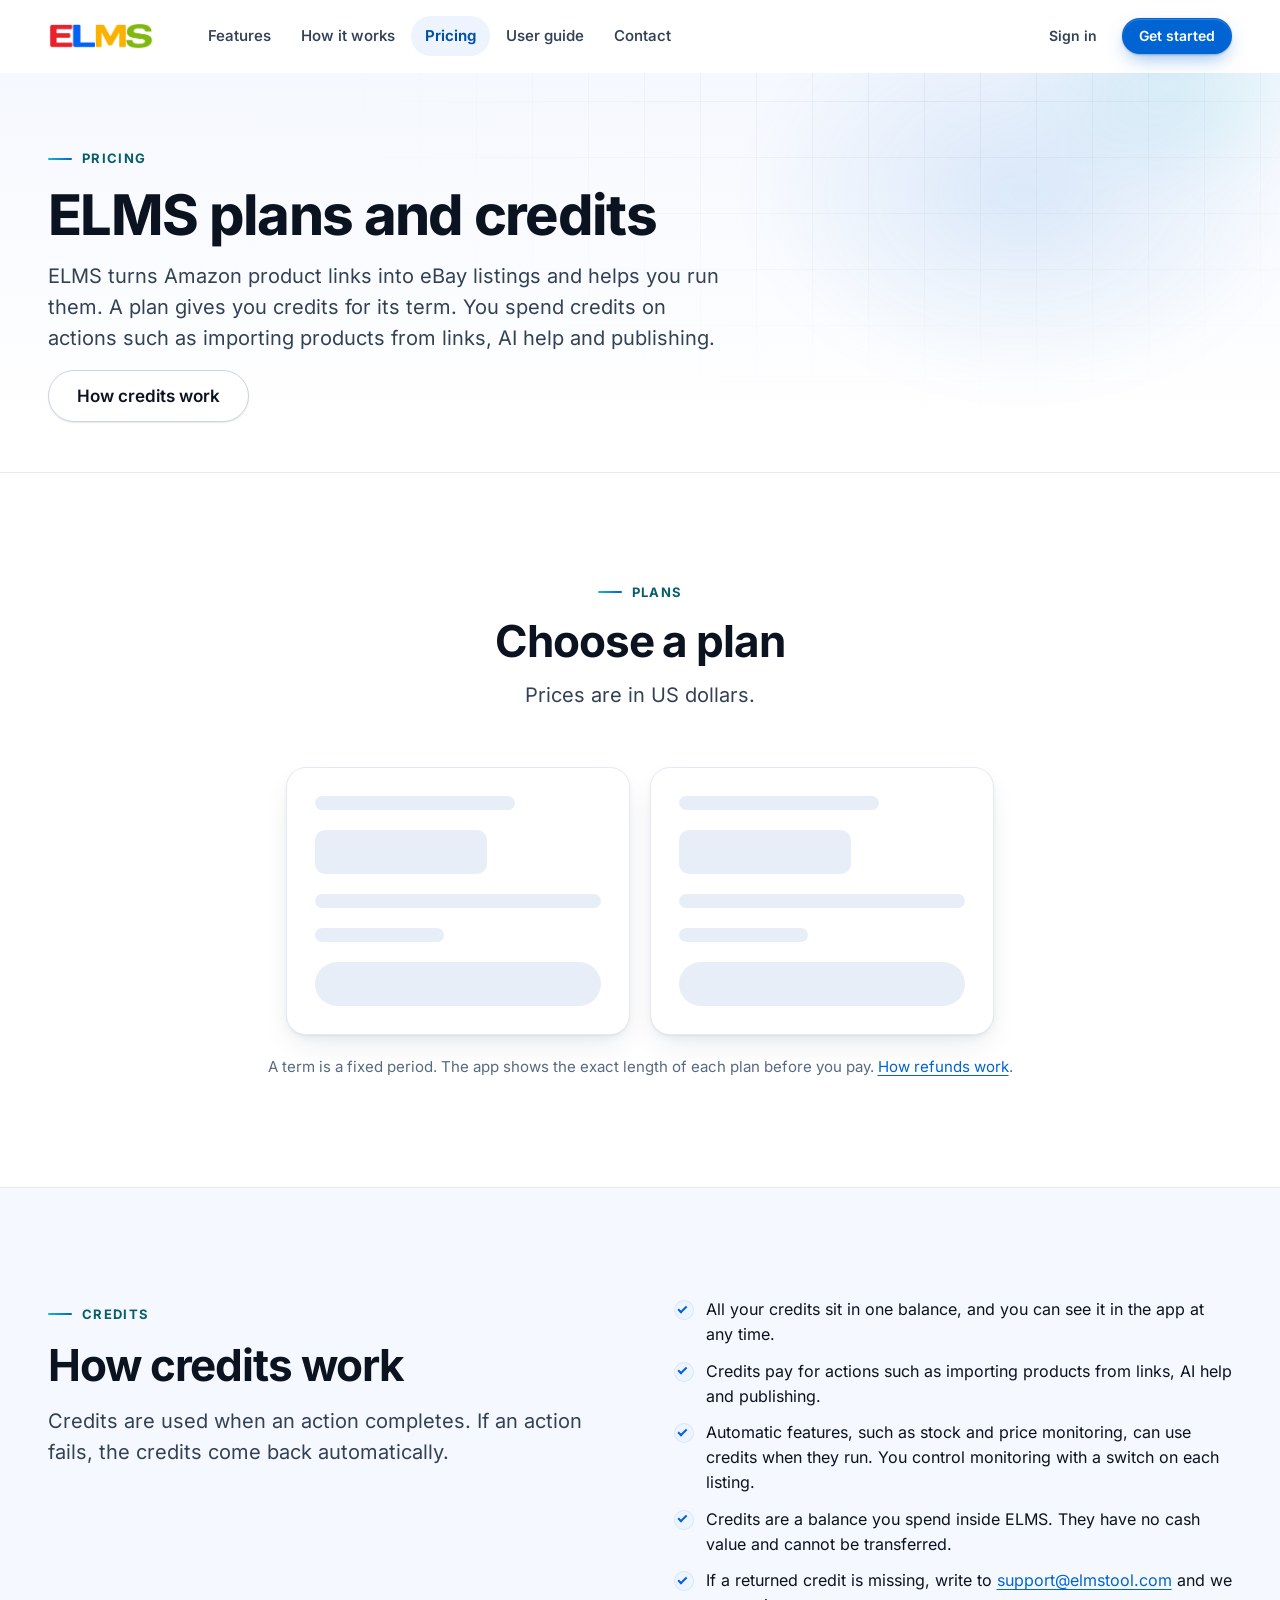
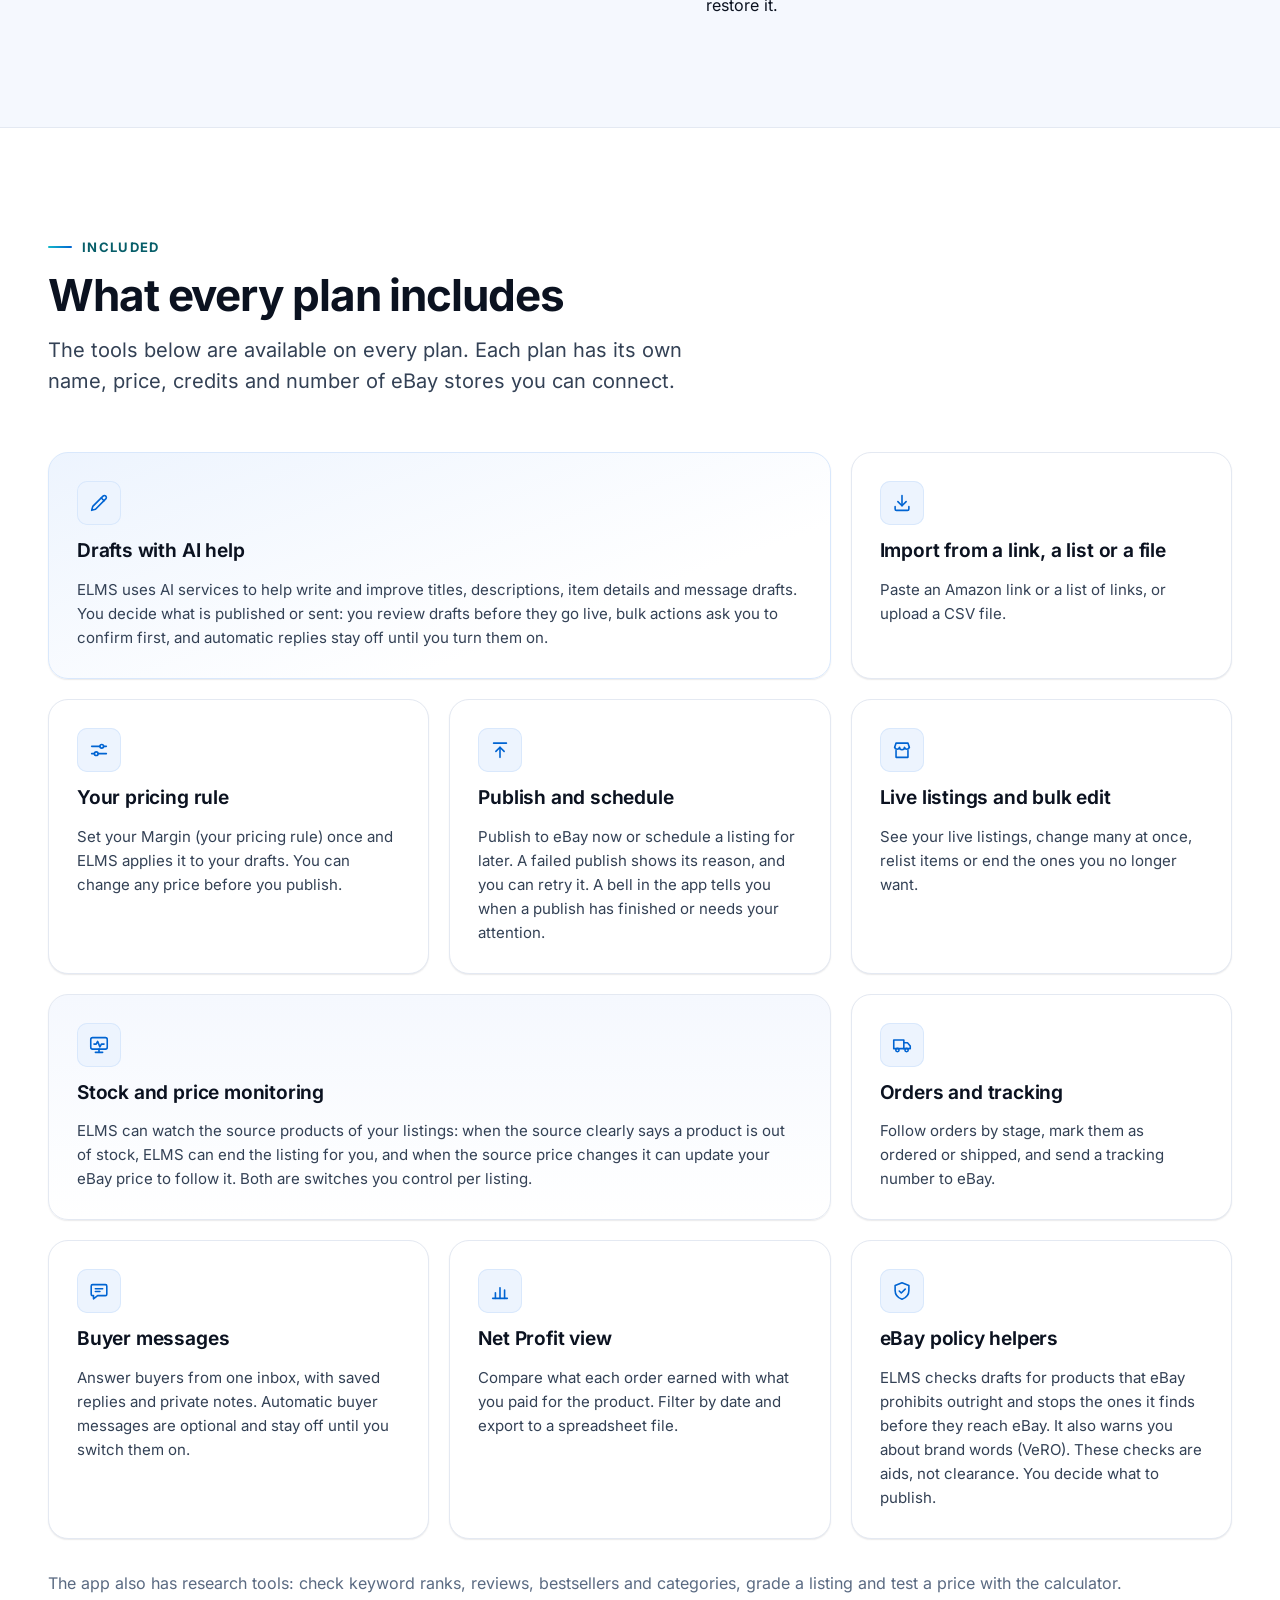
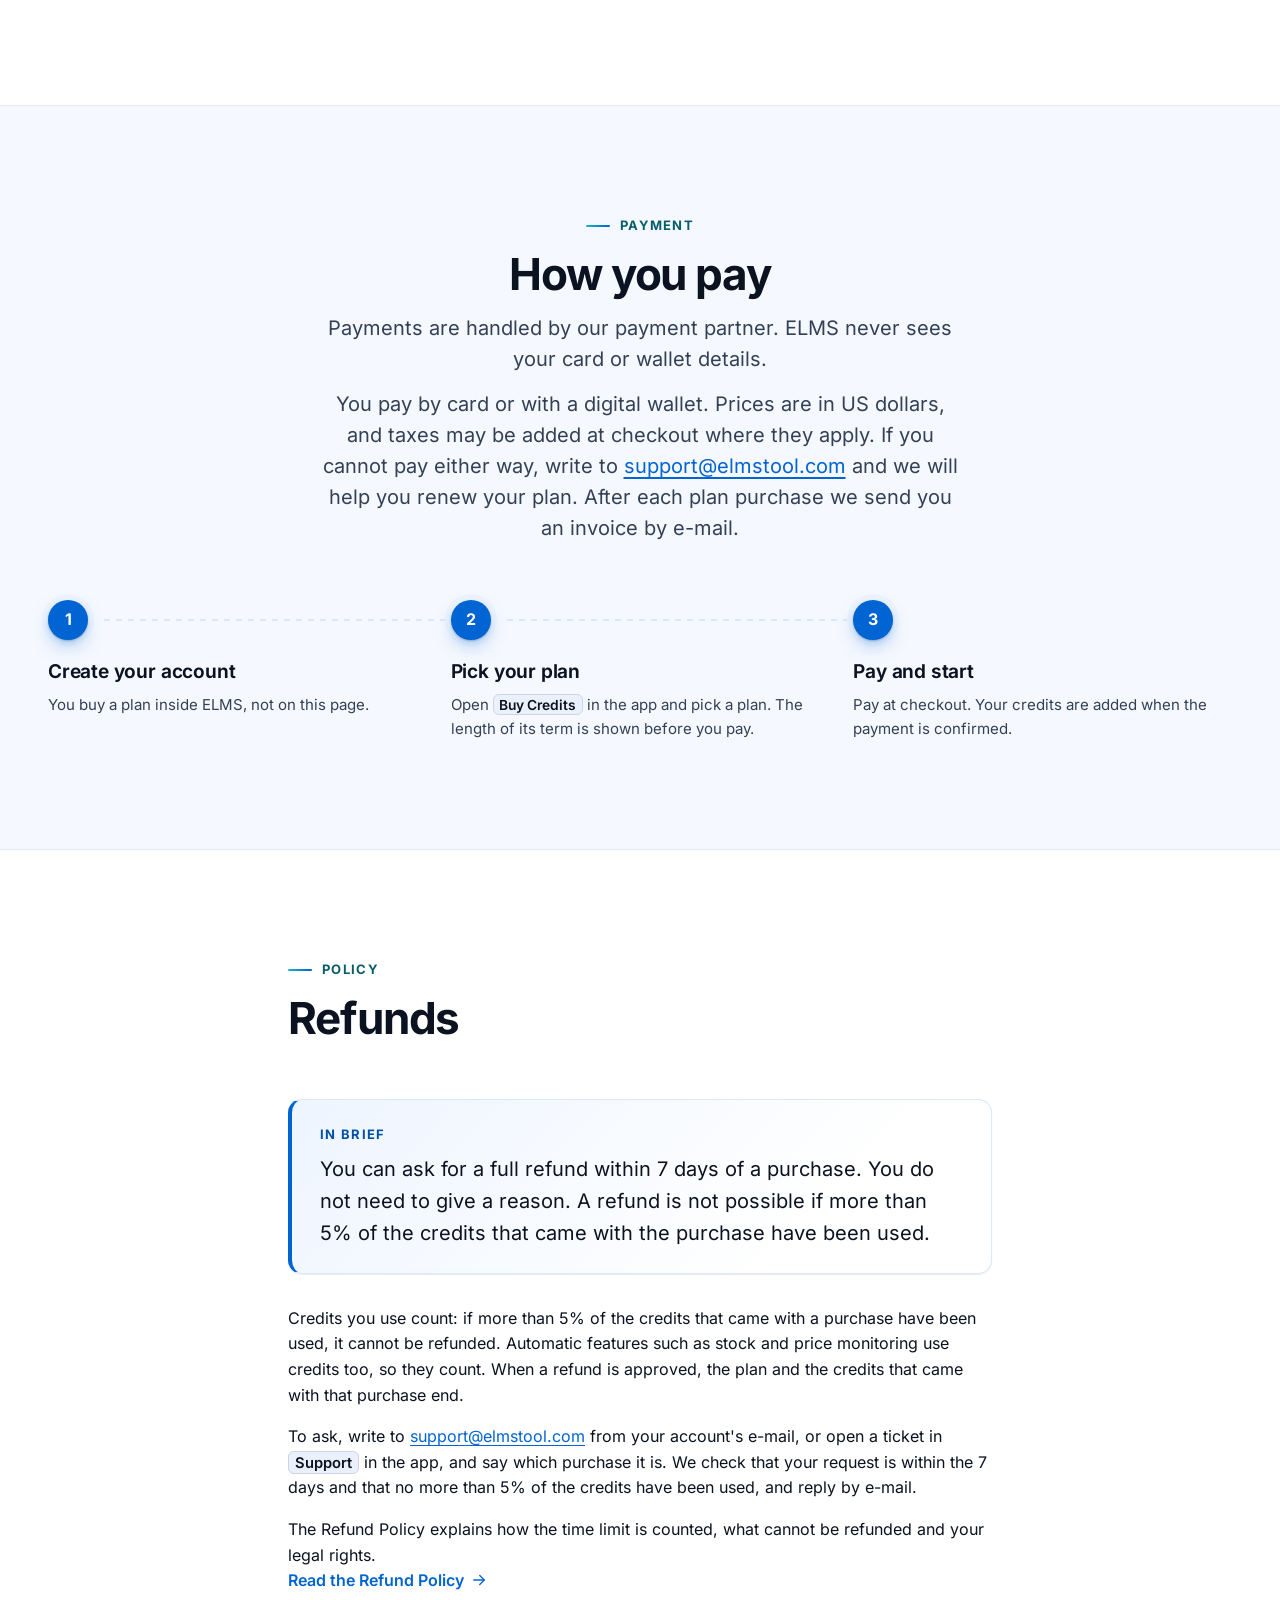
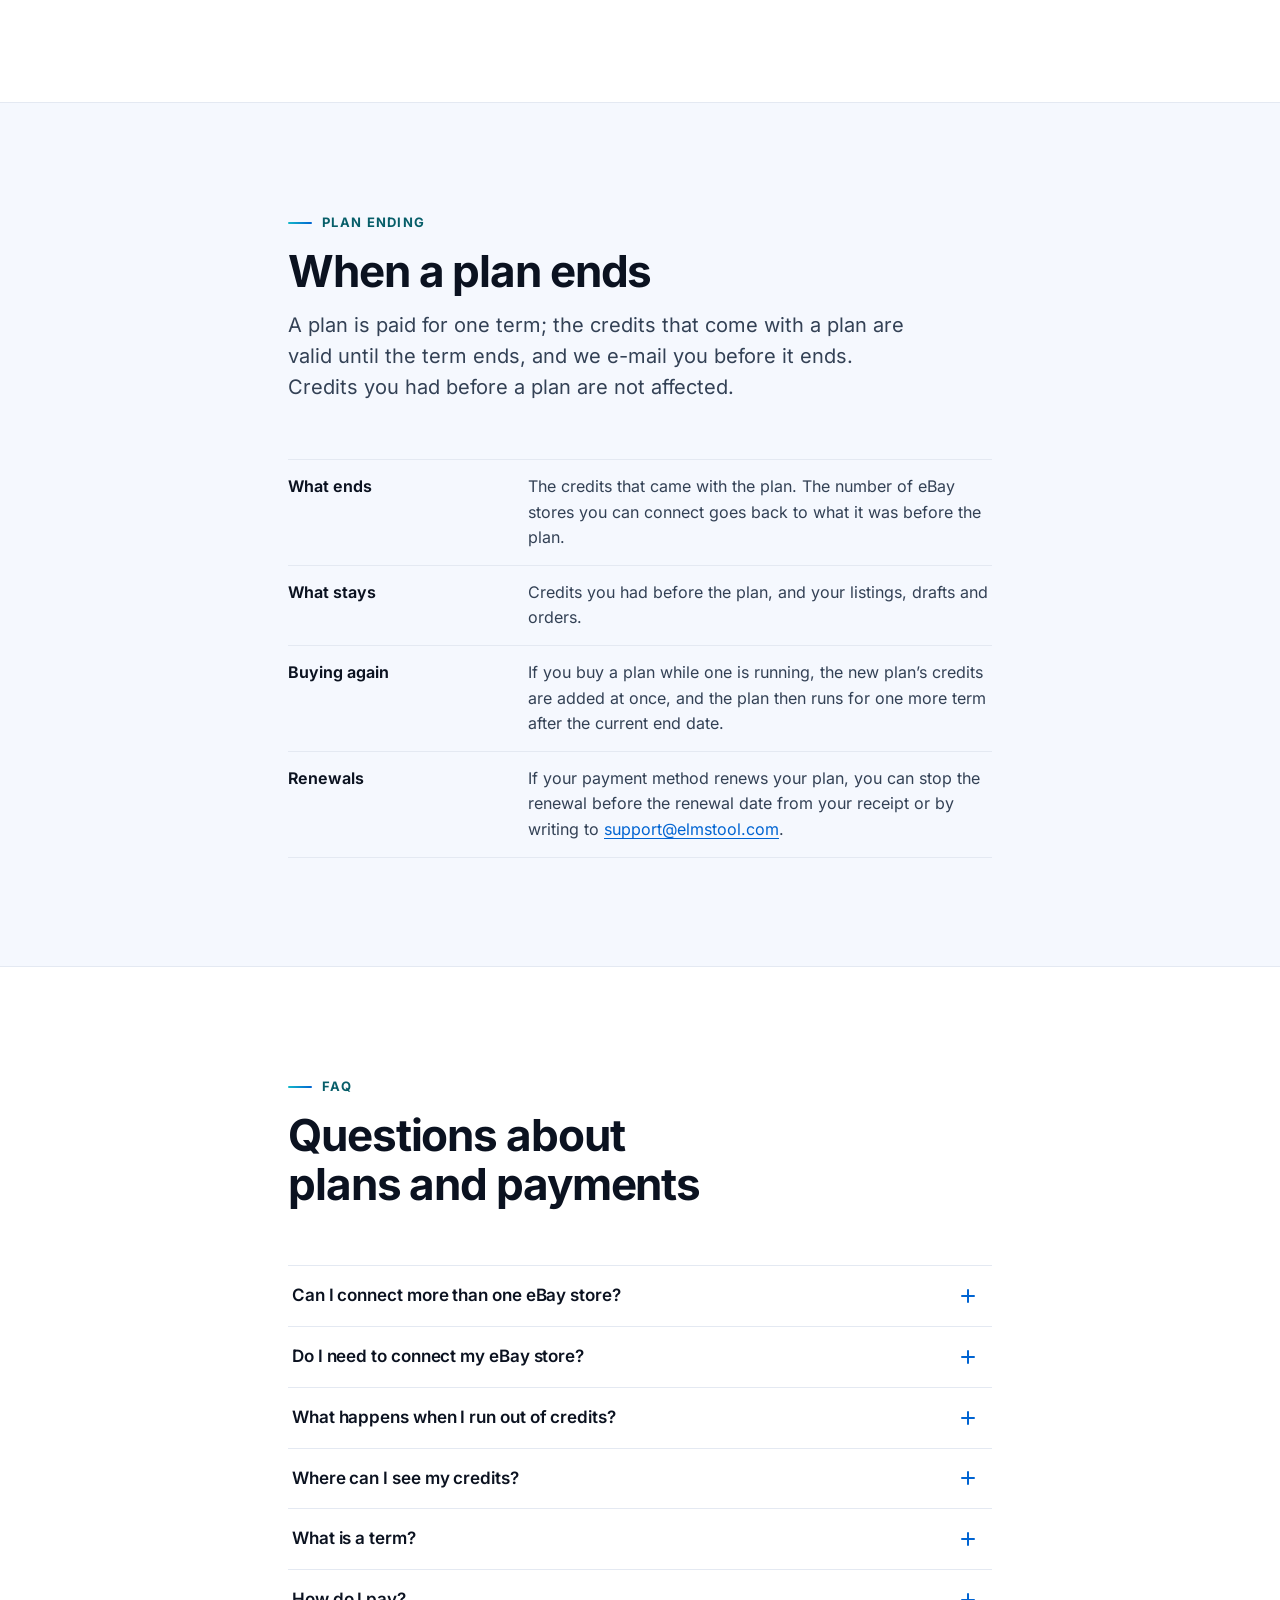
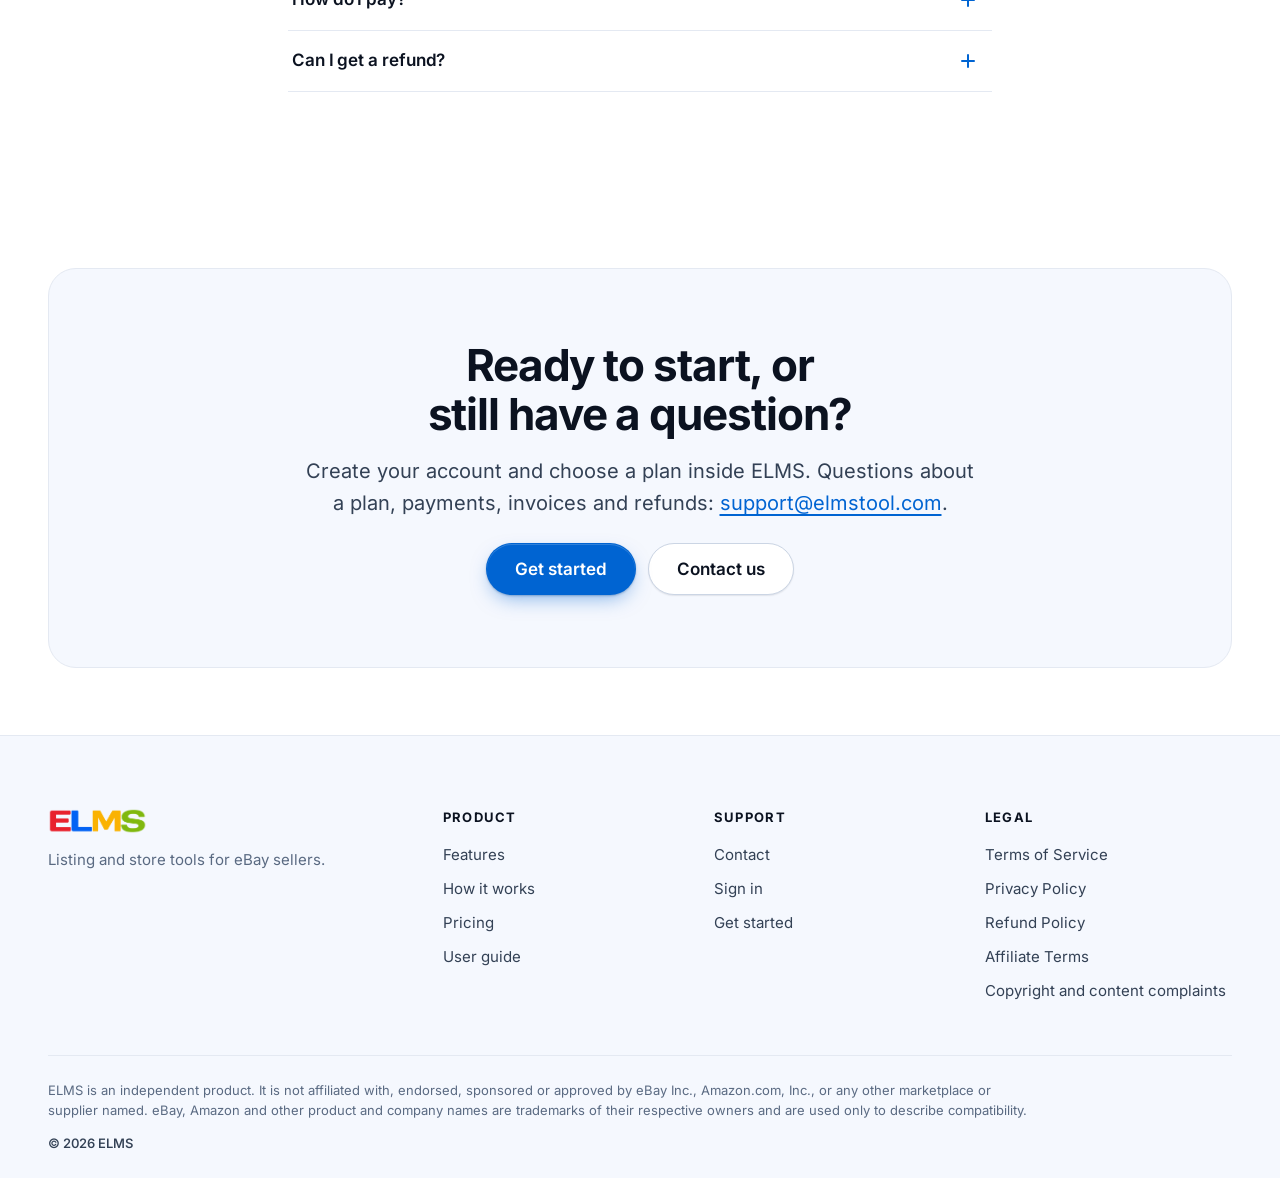
<file: pricing.html>
<!doctype html>
<html lang="en">
<head>
<meta charset="utf-8">
<meta name="viewport" content="width=device-width, initial-scale=1">
<title data-slots="Pricing and plans - ELMS">Pricing and credit plans - ELMS</title>
<meta name="description" data-slots="ELMS plans give you live listings, new drafts every month and automatic price and stock checks. See what each plan includes, how you pay and when a refund applies." content="ELMS plans give you credits to import, edit and publish eBay listings. See how credits work, how you pay and when a refund applies.">
<link rel="canonical" href="https://elmstool.com/plans">
<meta property="og:type" content="website">
<meta property="og:site_name" content="ELMS">
<meta property="og:title" content="Pricing and plans - ELMS">
<meta property="og:description" content="Compare ELMS plans by price and by what each one includes. See how you pay and when a refund applies.">
<meta property="og:url" content="https://elmstool.com/plans">
<meta property="og:image" content="https://elmstool.com/og-image.png">
<meta property="og:image:width" content="1200">
<meta property="og:image:height" content="630">
<meta property="og:image:alt" content="ELMS logo">
<meta name="twitter:card" content="summary_large_image">
<meta name="twitter:title" content="Pricing and plans - ELMS">
<meta name="twitter:description" content="Compare ELMS plans by price and by what each one includes. See how you pay and when a refund applies.">
<meta name="twitter:image" content="https://elmstool.com/og-image.png">
<meta name="twitter:image:alt" content="ELMS logo">
<meta name="theme-color" content="#0064D2">
<meta name="color-scheme" content="light">
<link rel="icon" href="/favicon.ico?v=2" sizes="any">
<link rel="icon" type="image/png" sizes="32x32" href="/favicon-32.png?v=2">
<link rel="icon" type="image/png" sizes="192x192" href="/favicon-192.png?v=2">
<link rel="apple-touch-icon" href="/apple-touch-icon.png?v=2">
<link rel="preload" href="/fonts/inter-latin.woff2" as="font" type="font/woff2" crossorigin>
<link rel="stylesheet" href="/site.css?v=7">
<script src="/site.js?v=7" defer></script>
<script src="/social.js?v=2" defer></script>
<script type="application/ld+json" id="faq-ld" data-slots-from="faq-ld-slots">
{"@context":"https://schema.org","@type":"FAQPage","mainEntity":[
{"@type":"Question","name":"Can I connect more than one eBay store?","acceptedAnswer":{"@type":"Answer","text":"That depends on your plan. Each plan card shows how many eBay stores it lets you connect. Inside ELMS you choose which store you are working in."}},
{"@type":"Question","name":"Do I need to connect my eBay store?","acceptedAnswer":{"@type":"Answer","text":"To publish a listing, you connect your eBay store from inside ELMS. eBay asks you to approve the connection on its own page, and ELMS does not see your eBay password."}},
{"@type":"Question","name":"What happens when I run out of credits?","acceptedAnswer":{"@type":"Answer","text":"Actions that use credits do not run until your balance covers them. Open Buy Credits in the app and pick a plan to add more."}},
{"@type":"Question","name":"Where can I see my credits?","acceptedAnswer":{"@type":"Answer","text":"The top bar of the app shows your balance, and the Buy Credits page shows it too."}},
{"@type":"Question","name":"What is a term?","acceptedAnswer":{"@type":"Answer","text":"A term is the fixed period a plan is paid for. The credits that come with the plan last until the term ends, and the app shows the exact length of each plan before you pay."}},
{"@type":"Question","name":"How do I pay?","acceptedAnswer":{"@type":"Answer","text":"Payments are handled by our payment partner. ELMS never sees your wallet details. You pay by card or with a digital wallet, in US dollars. Taxes may be added at checkout where they apply. If you cannot pay either way, write to support@elmstool.com and we will help you renew your plan."}},
{"@type":"Question","name":"Can I get a refund?","acceptedAnswer":{"@type":"Answer","text":"You can ask for a full refund within 7 days of a purchase. You do not need to give a reason. A refund is not possible if more than 5% of the credits that came with the purchase have been used. The Refund Policy explains how to ask."}}
]}
</script>
<script type="application/json" id="faq-ld-slots">
{"@context":"https://schema.org","@type":"FAQPage","mainEntity":[
{"@type":"Question","name":"Can I connect more than one eBay store?","acceptedAnswer":{"@type":"Answer","text":"That depends on your plan. Each plan card shows how many eBay stores it lets you connect. Inside ELMS you choose which store you are working in."}},
{"@type":"Question","name":"Do I need to connect my eBay store?","acceptedAnswer":{"@type":"Answer","text":"To publish a listing, you connect your eBay store from inside ELMS. eBay asks you to approve the connection on its own page, and ELMS does not see your eBay password."}},
{"@type":"Question","name":"What happens when I reach the number of live listings in my plan?","acceptedAnswer":{"@type":"Answer","text":"You can publish more after you end or remove a listing, or choose a bigger plan. Drafts, ended listings and listings of a store you disconnected do not count."}},
{"@type":"Question","name":"Where can I see how much of my plan I have used?","acceptedAnswer":{"@type":"Answer","text":"The top bar of the app shows your live listings, and the Plans page shows the plan you are on with what you have used."}},
{"@type":"Question","name":"What is a term?","acceptedAnswer":{"@type":"Answer","text":"A term is the fixed period a plan is paid for: one month or one year. The app shows which one before you pay."}},
{"@type":"Question","name":"How do I pay?","acceptedAnswer":{"@type":"Answer","text":"Payments are handled by our payment partner. ELMS never sees your wallet details. You pay by card or with a digital wallet, in US dollars. Taxes may be added at checkout where they apply. If you cannot pay either way, write to support@elmstool.com and we will help you renew your plan."}},
{"@type":"Question","name":"Can I get a refund?","acceptedAnswer":{"@type":"Answer","text":"You can ask for a full refund within 7 days of buying a plan. You do not need to give a reason. A refund is not possible if 20 or more listings have been published with the plan. The Refund Policy explains how to ask."}}
]}
</script>
</head>
<body>
<!--chrome:header-->
<script>(function(h){h.className+=" js";setTimeout(function(){if(window.ELMS_API===undefined){h.className=h.className.replace(/\s*\bjs\b/,"")}},5000)})(document.documentElement)</script>
<a class="skip-link" href="#main">Skip to main content</a>
<header class="site-header" data-site-header>
  <div class="site-header__bar container">
    <a class="brand" href="/"><img src="/logo-wordmark.png" width="106" height="28" alt="ELMS home"></a>
    <button class="menu-btn" type="button" aria-expanded="false" aria-controls="site-nav" data-menu-btn><span class="menu-btn__bars" aria-hidden="true"></span><span class="menu-btn__label">Menu</span></button>
    <div class="site-nav" id="site-nav" data-site-nav>
      <nav aria-label="Main">
        <ul class="site-nav__list">
          <li><a class="site-nav__link" href="/#features">Features</a></li>
          <li><a class="site-nav__link" href="/#how">How it works</a></li>
          <li><a class="site-nav__link" href="/plans">Pricing</a></li>
          <li><a class="site-nav__link" href="/user-guide">User guide</a></li>
          <li><a class="site-nav__link" href="/contact">Contact</a></li>
        </ul>
      </nav>
      <div class="site-nav__actions">
        <a class="btn btn--ghost btn--sm" href="/signin">Sign in</a>
        <a class="btn btn--primary btn--sm" href="/signup">Get started</a>
      </div>
    </div>
  </div>
</header>
<!--/chrome:header-->
<main id="main" tabindex="-1">

<header class="page-hero">
  <div class="container">
    <div class="page-hero__inner">
      <span class="eyebrow">Pricing</span>
      <h1 class="t-h1" data-only="credits">ELMS plans and credits</h1>
      <h1 class="t-h1" data-only="slots" hidden>ELMS plans</h1>
      <p class="lead" data-only="credits">ELMS turns Amazon product links into eBay listings and helps you run them. A plan gives you credits for its term. You spend credits on actions such as importing products from links, AI help and publishing.</p>
      <p class="lead" data-only="slots" hidden>ELMS turns Amazon product links into eBay listings and helps you run them. A plan gives you a number of listings that can be live on eBay at once, new drafts every month and automatic price and stock checks.</p>
      <div class="cluster" data-only="credits">
        <a class="btn btn--secondary btn--lg" href="#credits">How credits work</a>
      </div>
      <div class="cluster" data-only="slots" hidden>
        <a class="btn btn--secondary btn--lg" href="#how-plans">How plans work</a>
      </div>
    </div>
  </div>
</header>

<section class="section" id="choose">
  <div class="container">
    <div class="section-head section-head--center">
      <span class="eyebrow">Plans</span>
      <h2>Choose a plan</h2>
      <p>Prices are in US dollars.</p>
    </div>
    <div id="plans" data-elms-plans data-heading-level="3" data-term-note="Paid for one term. Its credits last until the term ends.">
      <p class="plans__note">The plans load here. If they do not appear, <a href="/signup">create your account</a> to see them.</p>
    </div>
    <p class="plans__note">A term is a fixed period. The app shows the exact length of each plan before you pay. <a href="#refunds">How refunds work</a>.</p>
  </div>
</section>

<section class="section section--soft" id="how-plans" data-only="slots" hidden>
  <div class="container">
    <div class="split split--top">
      <div class="stack">
        <span class="eyebrow">Plans</span>
        <h2>How plans work</h2>
        <p class="lead">A plan sets how much you can run in ELMS at once. You see your usage in the app at any time.</p>
      </div>
      <ul class="check-list reveal">
        <li>A plan sets how many listings can be live on eBay at once. Drafts, ended listings and listings of a store you disconnected do not count.</li>
        <li>Each month you can create as many new drafts as the plan says, and keep that many waiting in Drafts. Deleting a draft does not give one back before the next month starts.</li>
        <li>Price and stock monitoring is included. Your listings are checked as often as the plan says, and it costs nothing extra.</li>
        <li>Bigger plans add bulk tools, more product sources, AI help and research tools. Each card above shows what its plan includes.</li>
        <li>A plan is paid for one month or one year. We e-mail you before it ends, and you renew when you want to.</li>
        <li>If you need more than a plan gives, choose a bigger one. If you need something different, write to <a href="mailto:support@elmstool.com">support@elmstool.com</a>.</li>
      </ul>
    </div>
  </div>
</section>

<section class="section section--soft" id="credits" data-only="credits">
  <div class="container">
    <div class="split split--top">
      <div class="stack">
        <span class="eyebrow">Credits</span>
        <h2>How credits work</h2>
        <p class="lead">Credits are used when an action completes. If an action fails, the credits come back automatically.</p>
      </div>
      <ul class="check-list reveal">
        <li>All your credits sit in one balance, and you can see it in the app at any time.</li>
        <li>Credits pay for actions such as importing products from links, AI help and publishing.</li>
        <li>Automatic features, such as stock and price monitoring, can use credits when they run. You control monitoring with a switch on each listing.</li>
        <li>Credits are a balance you spend inside ELMS. They have no cash value and cannot be transferred.</li>
        <li>If a returned credit is missing, write to <a href="mailto:support@elmstool.com">support@elmstool.com</a> and we restore it.</li>
      </ul>
    </div>
  </div>
</section>

<section class="section" id="included">
  <div class="container">
    <div class="section-head">
      <span class="eyebrow">Included</span>
      <h2 data-only="credits">What every plan includes</h2>
      <h2 data-only="slots" hidden>The tools in ELMS</h2>
      <p data-only="credits">The tools below are available on every plan. Each plan has its own name, price, credits and number of eBay stores you can connect.</p>
      <p data-only="slots" hidden>The tools below are part of ELMS. Each plan card shows which of them it includes: bigger plans add bulk tools, more product sources, AI help and research tools. Each plan also has its own price, number of live listings and number of eBay stores you can connect.</p>
    </div>
    <div class="bento">
      <div class="bento__item bento__item--wide reveal">
        <article class="feature feature--blue">
          <span class="icon-tile"><svg class="icon" aria-hidden="true" focusable="false"><use href="#i-edit"/></svg></span>
          <h3 class="feature__title">Drafts with AI help</h3>
          <p class="feature__text">ELMS uses AI services to help write and improve titles, descriptions, item details and message drafts. You decide what is published or sent: you review drafts before they go live, bulk actions ask you to confirm first, and automatic replies stay off until you turn them on.</p>
        </article>
      </div>
      <div class="bento__item reveal reveal--d1">
        <article class="feature">
          <span class="icon-tile"><svg class="icon" aria-hidden="true" focusable="false"><use href="#i-import"/></svg></span>
          <h3 class="feature__title">Import from a link, a list or a file</h3>
          <p class="feature__text">Paste an Amazon link or a list of links, or upload a CSV file.</p>
        </article>
      </div>
      <div class="bento__item reveal reveal--d2">
        <article class="feature">
          <span class="icon-tile"><svg class="icon" aria-hidden="true" focusable="false"><use href="#i-sliders"/></svg></span>
          <h3 class="feature__title">Your pricing rule</h3>
          <p class="feature__text">Set your Margin (your pricing rule) once and ELMS applies it to your drafts. You can change any price before you publish.</p>
        </article>
      </div>
      <div class="bento__item reveal">
        <article class="feature">
          <span class="icon-tile"><svg class="icon" aria-hidden="true" focusable="false"><use href="#i-publish"/></svg></span>
          <h3 class="feature__title">Publish and schedule</h3>
          <p class="feature__text">Publish to eBay now or schedule a listing for later. A failed publish shows its reason, and you can retry it. A bell in the app tells you when a publish has finished or needs your attention.</p>
        </article>
      </div>
      <div class="bento__item reveal reveal--d1">
        <article class="feature">
          <span class="icon-tile"><svg class="icon" aria-hidden="true" focusable="false"><use href="#i-store"/></svg></span>
          <h3 class="feature__title">Live listings and bulk edit</h3>
          <p class="feature__text">See your live listings, change many at once, relist items or end the ones you no longer want.</p>
        </article>
      </div>
      <div class="bento__item bento__item--wide reveal reveal--d2">
        <article class="feature feature--soft">
          <span class="icon-tile"><svg class="icon" aria-hidden="true" focusable="false"><use href="#i-monitor"/></svg></span>
          <h3 class="feature__title">Stock and price monitoring</h3>
          <p class="feature__text">ELMS can watch the source products of your listings: when the source clearly says a product is out of stock, ELMS can end the listing for you, and when the source price changes it can update your eBay price to follow it. Both are switches you control per listing.</p>
        </article>
      </div>
      <div class="bento__item reveal">
        <article class="feature">
          <span class="icon-tile"><svg class="icon" aria-hidden="true" focusable="false"><use href="#i-truck"/></svg></span>
          <h3 class="feature__title">Orders and tracking</h3>
          <p class="feature__text">Follow orders by stage, mark them as ordered or shipped, and send a tracking number to eBay.</p>
        </article>
      </div>
      <div class="bento__item reveal reveal--d1">
        <article class="feature">
          <span class="icon-tile"><svg class="icon" aria-hidden="true" focusable="false"><use href="#i-message"/></svg></span>
          <h3 class="feature__title">Buyer messages</h3>
          <p class="feature__text">Answer buyers from one inbox, with saved replies and private notes. Automatic buyer messages are optional and stay off until you switch them on.</p>
        </article>
      </div>
      <div class="bento__item reveal reveal--d2">
        <article class="feature">
          <span class="icon-tile"><svg class="icon" aria-hidden="true" focusable="false"><use href="#i-chart"/></svg></span>
          <h3 class="feature__title">Net Profit view</h3>
          <p class="feature__text">Compare what each order earned with what you paid for the product. Filter by date and export to a spreadsheet file.</p>
        </article>
      </div>
      <div class="bento__item reveal">
        <article class="feature">
          <span class="icon-tile"><svg class="icon" aria-hidden="true" focusable="false"><use href="#i-shield"/></svg></span>
          <h3 class="feature__title">eBay policy helpers</h3>
          <p class="feature__text">ELMS checks drafts for products that eBay prohibits outright and stops the ones it finds before they reach eBay. It also warns you about brand words (VeRO). These checks are aids, not clearance. You decide what to publish.</p>
        </article>
      </div>
    </div>
    <p class="mt-6 muted">The app also has research tools: check keyword ranks, reviews, bestsellers and categories, grade a listing and test a price with the calculator.</p>
  </div>
</section>

<section class="section section--soft" id="pay">
  <div class="container">
    <div class="section-head section-head--center">
      <span class="eyebrow">Payment</span>
      <h2>How you pay</h2>
      <p>Payments are handled by our payment partner. ELMS never sees your card or wallet details.</p>
      <p>You pay by card or with a digital wallet. Prices are in US dollars, and taxes may be added at checkout where they apply. If you cannot pay either way, write to <a href="mailto:support@elmstool.com">support@elmstool.com</a> and we will help you renew your plan. After each plan purchase we send you an invoice by e-mail.</p>
    </div>
    <ol class="steps steps--3 reveal">
      <li class="step">
        <h3 class="step__title">Create your account</h3>
        <p class="step__text">You buy a plan inside ELMS, not on this page.</p>
      </li>
      <li class="step">
        <h3 class="step__title">Pick your plan</h3>
        <p class="step__text" data-only="credits">Open <span class="term">Buy Credits</span> in the app and pick a plan. The length of its term is shown before you pay.</p>
        <p class="step__text" data-only="slots" hidden>Open <span class="term">Plans</span> in the app and pick a plan. Whether it is for a month or for a year is shown before you pay.</p>
      </li>
      <li class="step">
        <h3 class="step__title">Pay and start</h3>
        <p class="step__text" data-only="credits">Pay at checkout. Your credits are added when the payment is confirmed.</p>
        <p class="step__text" data-only="slots" hidden>Pay at checkout. Your plan starts when the payment is confirmed.</p>
      </li>
    </ol>
  </div>
</section>

<section class="section" id="refunds">
  <div class="container container--narrow">
    <div class="section-head">
      <span class="eyebrow">Policy</span>
      <h2>Refunds</h2>
    </div>
    <div class="callout callout--brief callout--lg" role="note" data-only="credits">
      <p class="callout__title">In brief</p>
      <p>You can ask for a full refund within 7 days of a purchase. You do not need to give a reason. A refund is not possible if more than 5% of the credits that came with the purchase have been used.</p>
    </div>
    <div class="callout callout--brief callout--lg" role="note" data-only="slots" hidden>
      <p class="callout__title">In brief</p>
      <p>You can ask for a full refund within 7 days of buying a plan. You do not need to give a reason. A refund is not possible if 20 or more listings have been published with the plan.</p>
    </div>
    <div class="stack mt-6">
      <p data-only="credits">Credits you use count: if more than 5% of the credits that came with a purchase have been used, it cannot be refunded. Automatic features such as stock and price monitoring use credits too, so they count. When a refund is approved, the plan and the credits that came with that purchase end.</p>
      <p data-only="slots" hidden>The listings you publish with the plan count, also the ones you remove later. Drafts, and listings that failed to publish, do not count. When a refund is approved, the term you paid for ends. If it was the only term, the plan ends and ELMS is paused for your account; your listings on eBay, your drafts and your orders are not touched.</p>
      <p data-only="credits">To ask, write to <a href="mailto:support@elmstool.com">support@elmstool.com</a> from your account's e-mail, or open a ticket in <span class="term">Support</span> in the app, and say which purchase it is. We check that your request is within the 7 days and that no more than 5% of the credits have been used, and reply by e-mail.</p>
      <p data-only="slots" hidden>To ask, write to <a href="mailto:support@elmstool.com">support@elmstool.com</a> from your account's e-mail, or open a ticket in <span class="term">Support</span> in the app, and say which purchase it is. We check that your request is within the 7 days and that fewer than 20 listings have been published with the plan, and reply by e-mail.</p>
      <p>The Refund Policy explains how the time limit is counted, what cannot be refunded and your legal rights.</p>
      <a class="link-arrow" href="/refund"><span>Read the Refund Policy</span><svg class="icon" aria-hidden="true" focusable="false"><use href="#i-arrow-right"/></svg></a>
    </div>
  </div>
</section>

<section class="section section--soft" id="plan-ending">
  <div class="container container--narrow">
    <div class="section-head">
      <span class="eyebrow">Plan ending</span>
      <h2>When a plan ends</h2>
      <p data-only="credits">A plan is paid for one term; the credits that come with a plan are valid until the term ends, and we e-mail you before it ends. Credits you had before a plan are not affected.</p>
      <p data-only="slots" hidden>A plan is paid for one month or one year, and we e-mail you before it ends.</p>
    </div>
    <dl class="dl" data-only="credits">
      <dt>What ends</dt>
      <dd>The credits that came with the plan. The number of eBay stores you can connect goes back to what it was before the plan.</dd>
      <dt>What stays</dt>
      <dd>Credits you had before the plan, and your listings, drafts and orders.</dd>
      <dt>Buying again</dt>
      <dd>If you buy a plan while one is running, the new plan&rsquo;s credits are added at once, and the plan then runs for one more term after the current end date.</dd>
      <dt>Renewals</dt>
      <dd>If your payment method renews your plan, you can stop the renewal before the renewal date from your receipt or by writing to <a href="mailto:support@elmstool.com">support@elmstool.com</a>.</dd>
    </dl>
    <dl class="dl" data-only="slots" hidden>
      <dt>Extra days</dt>
      <dd>After the end date everything keeps working for 7 more days, and we e-mail you when they start. If you buy a plan in those days, it starts fresh.</dd>
      <dt>What ends</dt>
      <dd>When the extra days are over, ELMS is paused for your account. Orders and messages are no longer fetched, nothing is published or sent, actions are refused with a Plan ended message, and price and stock watching stops. The number of eBay stores you can connect goes back to what it was before the plan.</dd>
      <dt>What stays</dt>
      <dd>Your listings stay live on eBay, and your drafts and your orders stay in ELMS. Nothing is deleted.</dd>
      <dt>Buying again</dt>
      <dd>If you buy the same plan while it runs, the new term starts when the current one ends. A bigger plan starts at once, and the days left on the smaller plan are added to it, counted by price. A smaller plan can be bought after your current plan ends. If you buy a plan after the extra days, everything starts again at once.</dd>
      <dt>Renewals</dt>
      <dd>If your payment method renews your plan, you can stop the renewal before the renewal date from your receipt or by writing to <a href="mailto:support@elmstool.com">support@elmstool.com</a>.</dd>
    </dl>
  </div>
</section>

<section class="section" id="faq">
  <div class="container container--narrow">
    <div class="section-head">
      <span class="eyebrow">FAQ</span>
      <h2>Questions about plans and payments</h2>
    </div>
    <div class="faq">
      <details class="faq__item"><summary>Can I connect more than one eBay store?</summary><div class="faq__body"><p>That depends on your plan. Each plan card shows how many eBay stores it lets you connect. Inside ELMS you choose which store you are working in.</p></div></details>
      <details class="faq__item"><summary>Do I need to connect my eBay store?</summary><div class="faq__body"><p>To publish a listing, you connect your eBay store from inside ELMS. eBay asks you to approve the connection on its own page, and ELMS does not see your eBay password.</p></div></details>
      <details class="faq__item" data-only="slots" hidden><summary>What happens when I reach the number of live listings in my plan?</summary><div class="faq__body"><p>You can publish more after you end or remove a listing, or choose a bigger plan. Drafts, ended listings and listings of a store you disconnected do not count.</p></div></details>
      <details class="faq__item" data-only="slots" hidden><summary>Where can I see how much of my plan I have used?</summary><div class="faq__body"><p>The top bar of the app shows your live listings, and the <span class="term">Plans</span> page shows the plan you are on with what you have used.</p></div></details>
      <details class="faq__item" data-only="slots" hidden><summary>What is a term?</summary><div class="faq__body"><p>A term is the fixed period a plan is paid for: one month or one year. The app shows which one before you pay.</p></div></details>
      <details class="faq__item" data-only="credits"><summary>What happens when I run out of credits?</summary><div class="faq__body"><p>Actions that use credits do not run until your balance covers them. Open <span class="term">Buy Credits</span> in the app and pick a plan to add more.</p></div></details>
      <details class="faq__item" data-only="credits"><summary>Where can I see my credits?</summary><div class="faq__body"><p>The top bar of the app shows your balance, and the <span class="term">Buy Credits</span> page shows it too.</p></div></details>
      <details class="faq__item" data-only="credits"><summary>What is a term?</summary><div class="faq__body"><p>A term is the fixed period a plan is paid for. The credits that come with the plan last until the term ends, and the app shows the exact length of each plan before you pay.</p></div></details>
      <details class="faq__item"><summary>How do I pay?</summary><div class="faq__body"><p>Payments are handled by our payment partner. ELMS never sees your wallet details. You pay by card or with a digital wallet, in US dollars. Taxes may be added at checkout where they apply.</p><p>If you cannot pay either way, write to <a href="mailto:support@elmstool.com">support@elmstool.com</a> and we will help you renew your plan.</p></div></details>
      <details class="faq__item" data-only="credits"><summary>Can I get a refund?</summary><div class="faq__body"><p>You can ask for a full refund within 7 days of a purchase. You do not need to give a reason. A refund is not possible if more than 5% of the credits that came with the purchase have been used. The <a href="/refund">Refund Policy</a> explains how to ask.</p></div></details>
      <details class="faq__item" data-only="slots" hidden><summary>Can I get a refund?</summary><div class="faq__body"><p>You can ask for a full refund within 7 days of buying a plan. You do not need to give a reason. A refund is not possible if 20 or more listings have been published with the plan. The <a href="/refund">Refund Policy</a> explains how to ask.</p></div></details>
    </div>
  </div>
</section>

<div class="band reveal">
  <div class="band__inner">
    <h2 class="band__title">Ready to start, or still have a question?</h2>
    <p class="band__text">Create your account and choose a plan inside ELMS. Questions about a plan, payments, invoices and refunds: <a href="mailto:support@elmstool.com">support@elmstool.com</a>.</p>
    <div class="band__actions">
      <a class="btn btn--primary btn--lg" href="/signup">Get started</a>
      <a class="btn btn--secondary btn--lg" href="/contact">Contact us</a>
    </div>
  </div>
</div>

</main>
<!--chrome:footer-->
<footer class="site-footer">
  <div class="container">
    <div class="site-footer__grid">
      <div class="site-footer__brand">
        <a class="brand" href="/"><img src="/logo-wordmark.png" width="106" height="28" alt="ELMS home"></a>
        <p>Listing and store tools for eBay sellers.</p>
      </div>
      <div class="footer-col">
        <p class="footer-title" id="footer-product">Product</p>
        <ul class="footer-links" aria-labelledby="footer-product">
          <li><a href="/#features">Features</a></li>
          <li><a href="/#how">How it works</a></li>
          <li><a href="/plans">Pricing</a></li>
          <li><a href="/user-guide">User guide</a></li>
        </ul>
      </div>
      <div class="footer-col">
        <p class="footer-title" id="footer-support">Support</p>
        <ul class="footer-links" aria-labelledby="footer-support">
          <li><a href="/contact">Contact</a></li>
          <li><a href="/signin">Sign in</a></li>
          <li><a href="/signup">Get started</a></li>
        </ul>
      </div>
      <div class="footer-col">
        <p class="footer-title" id="footer-legal">Legal</p>
        <ul class="footer-links" aria-labelledby="footer-legal">
          <li><a href="/terms">Terms of Service</a></li>
          <li><a href="/privacy">Privacy Policy</a></li>
          <li><a href="/refund">Refund Policy</a></li>
          <li><a href="/affiliate-terms">Affiliate Terms</a></li>
          <li><a href="/copyright">Copyright and content complaints</a></li>
        </ul>
      </div>
      <div class="footer-col">
        <p class="footer-title">Follow ELMS</p>
        <div data-elms-social="row" hidden></div>
      </div>
    </div>
    <div class="site-footer__legal">
      <p>ELMS is an independent product. It is not affiliated with, endorsed, sponsored or approved by eBay Inc., Amazon.com, Inc., or any other marketplace or supplier named. eBay, Amazon and other product and company names are trademarks of their respective owners and are used only to describe compatibility.</p>
      <p class="site-footer__copy">&copy; <span data-year>2026</span> ELMS</p>
    </div>
  </div>
</footer>
<!--/chrome:footer-->
<svg style="display:none" aria-hidden="true" focusable="false">
  <symbol id="i-check" viewBox="0 0 24 24"><path d="M5 12.5l4.5 4.5L19 7.5"/></symbol>
  <symbol id="i-arrow-right" viewBox="0 0 24 24"><path d="M5 12h14"/><path d="M13 6l6 6-6 6"/></symbol>
  <symbol id="i-link" viewBox="0 0 24 24"><path d="M10 14a4 4 0 0 0 5.7 0l3-3a4 4 0 0 0-5.7-5.7l-1 1"/><path d="M14 10a4 4 0 0 0-5.7 0l-3 3a4 4 0 0 0 5.7 5.7l1-1"/></symbol>
  <symbol id="i-import" viewBox="0 0 24 24"><path d="M12 4v11"/><path d="M7.5 10.5L12 15l4.5-4.5"/><path d="M4.5 16v2.5A1.5 1.5 0 0 0 6 20h12a1.5 1.5 0 0 0 1.5-1.5V16"/></symbol>
  <symbol id="i-edit" viewBox="0 0 24 24"><path d="M4 20l1.2-4.3L16.4 4.5a2.1 2.1 0 0 1 3 3L8.2 18.8 4 20z"/><path d="M14.5 6.5l3 3"/></symbol>
  <symbol id="i-publish" viewBox="0 0 24 24"><path d="M12 20V9"/><path d="M7.5 13.5L12 9l4.5 4.5"/><path d="M5 4.5h14"/></symbol>
  <symbol id="i-monitor" viewBox="0 0 24 24"><rect x="3" y="4" width="18" height="12.5" rx="2"/><path d="M8 20h8"/><path d="M12 16.5V20"/><path d="M6.5 11h2.4l1.6-3 2.5 6 1.6-3h2.9"/></symbol>
  <symbol id="i-box" viewBox="0 0 24 24"><path d="M12 3l8 4.5v9L12 21l-8-4.5v-9L12 3z"/><path d="M4 7.5l8 4.5 8-4.5"/><path d="M12 12v9"/></symbol>
  <symbol id="i-message" viewBox="0 0 24 24"><path d="M5 5h14a1.5 1.5 0 0 1 1.5 1.5v9A1.5 1.5 0 0 1 19 17h-8.5L6 20.5V17H5a1.5 1.5 0 0 1-1.5-1.5v-9A1.5 1.5 0 0 1 5 5z"/><path d="M8 9.5h8"/><path d="M8 12.5h5"/></symbol>
  <symbol id="i-chart" viewBox="0 0 24 24"><path d="M4 20h16"/><path d="M7 20v-6"/><path d="M12 20V8.5"/><path d="M17 20v-9"/></symbol>
  <symbol id="i-search" viewBox="0 0 24 24"><circle cx="11" cy="11" r="6.5"/><path d="M16 16l4.5 4.5"/></symbol>
  <symbol id="i-shield" viewBox="0 0 24 24"><path d="M12 3l7.5 3v5.5c0 4.5-3.2 8-7.5 9.5-4.3-1.5-7.5-5-7.5-9.5V6L12 3z"/><path d="M9 12l2.2 2.2L15.5 10"/></symbol>
  <symbol id="i-bell" viewBox="0 0 24 24"><path d="M6 16.5V11a6 6 0 0 1 12 0v5.5l1.5 1.5h-15L6 16.5z"/><path d="M10 20.5a2 2 0 0 0 4 0"/></symbol>
  <symbol id="i-user" viewBox="0 0 24 24"><circle cx="12" cy="8" r="3.5"/><path d="M5 20c.5-3.6 3.4-5.5 7-5.5s6.5 1.9 7 5.5"/></symbol>
  <symbol id="i-plus" viewBox="0 0 24 24"><path d="M12 5v14"/><path d="M5 12h14"/></symbol>
  <symbol id="i-mail" viewBox="0 0 24 24"><rect x="3.5" y="5.5" width="17" height="13" rx="2"/><path d="M4 7.5l8 6 8-6"/></symbol>
  <symbol id="i-info" viewBox="0 0 24 24"><circle cx="12" cy="12" r="8.5"/><path d="M12 11v5"/><path d="M12 8h.01"/></symbol>
  <symbol id="i-alert" viewBox="0 0 24 24"><path d="M12 4l9 15.5H3L12 4z"/><path d="M12 10v4"/><path d="M12 17h.01"/></symbol>
  <symbol id="i-clock" viewBox="0 0 24 24"><circle cx="12" cy="12" r="8.5"/><path d="M12 7.5V12l3 2"/></symbol>
  <symbol id="i-truck" viewBox="0 0 24 24"><path d="M3 6.5h11V16H3z"/><path d="M14 9.5h4l3 3.5V16h-7"/><circle cx="7" cy="17.5" r="1.8"/><circle cx="17" cy="17.5" r="1.8"/></symbol>
  <symbol id="i-book" viewBox="0 0 24 24"><path d="M5 4.5h10.5A2.5 2.5 0 0 1 18 7v13H7.5A2.5 2.5 0 0 1 5 17.5v-13z"/><path d="M5 17.5A2.5 2.5 0 0 1 7.5 15H18"/></symbol>
  <symbol id="i-sliders" viewBox="0 0 24 24"><path d="M4 8h9"/><path d="M17 8h3"/><circle cx="15" cy="8" r="2"/><path d="M4 16h3"/><path d="M11 16h9"/><circle cx="9" cy="16" r="2"/></symbol>
  <symbol id="i-store" viewBox="0 0 24 24"><path d="M4 9l1.5-4.5h13L20 9"/><path d="M4 9a2.7 2.7 0 0 0 5.3 0 2.7 2.7 0 0 0 5.4 0A2.7 2.7 0 0 0 20 9"/><path d="M5.5 12.5V20h13v-7.5"/></symbol>
  <symbol id="i-sparkle" viewBox="0 0 24 24"><path d="M11 4l1.9 5.1L18 11l-5.1 1.9L11 18l-1.9-5.1L4 11l5.1-1.9L11 4z"/><path d="M19 15v4"/><path d="M17 17h4"/></symbol>
  <symbol id="i-undo" viewBox="0 0 24 24"><path d="M9 5L4.5 9.5 9 14"/><path d="M4.5 9.5H14a5 5 0 0 1 0 10h-3"/></symbol>
</svg>
</body>
</html>
</file>
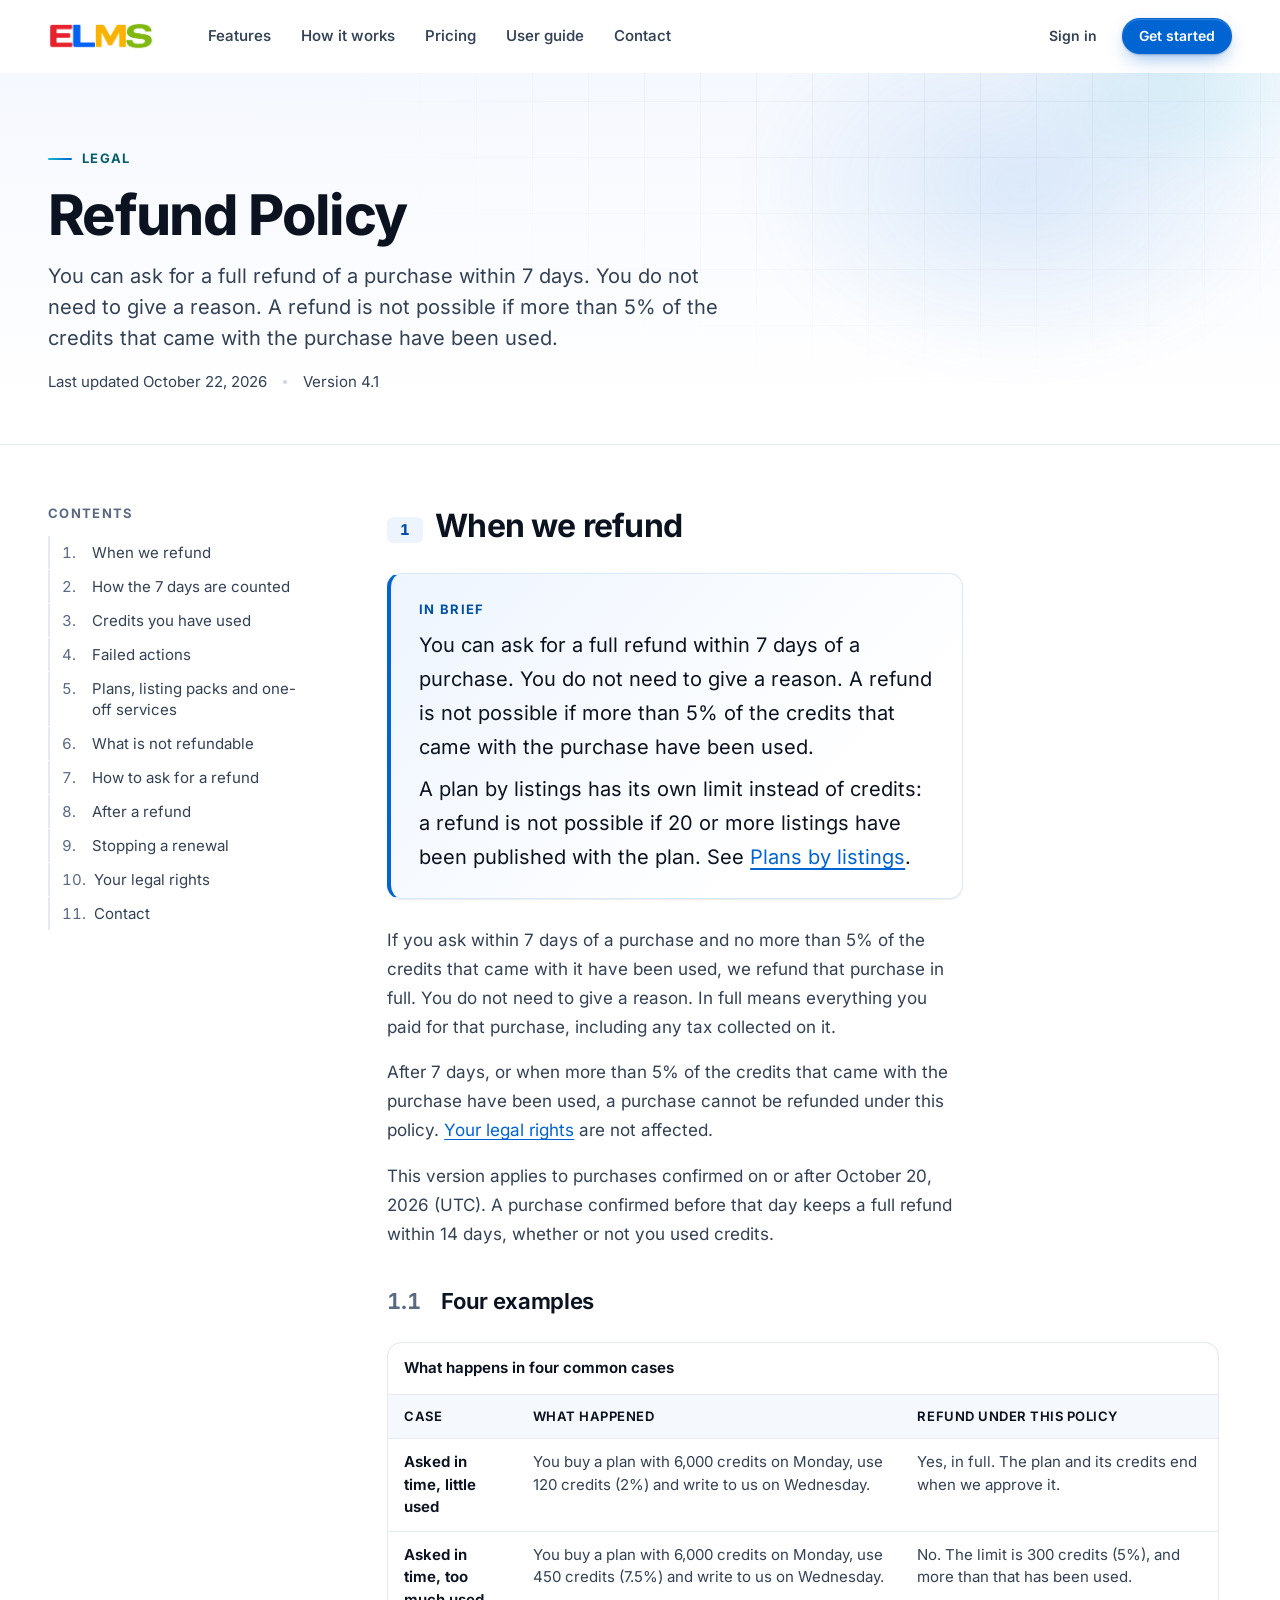
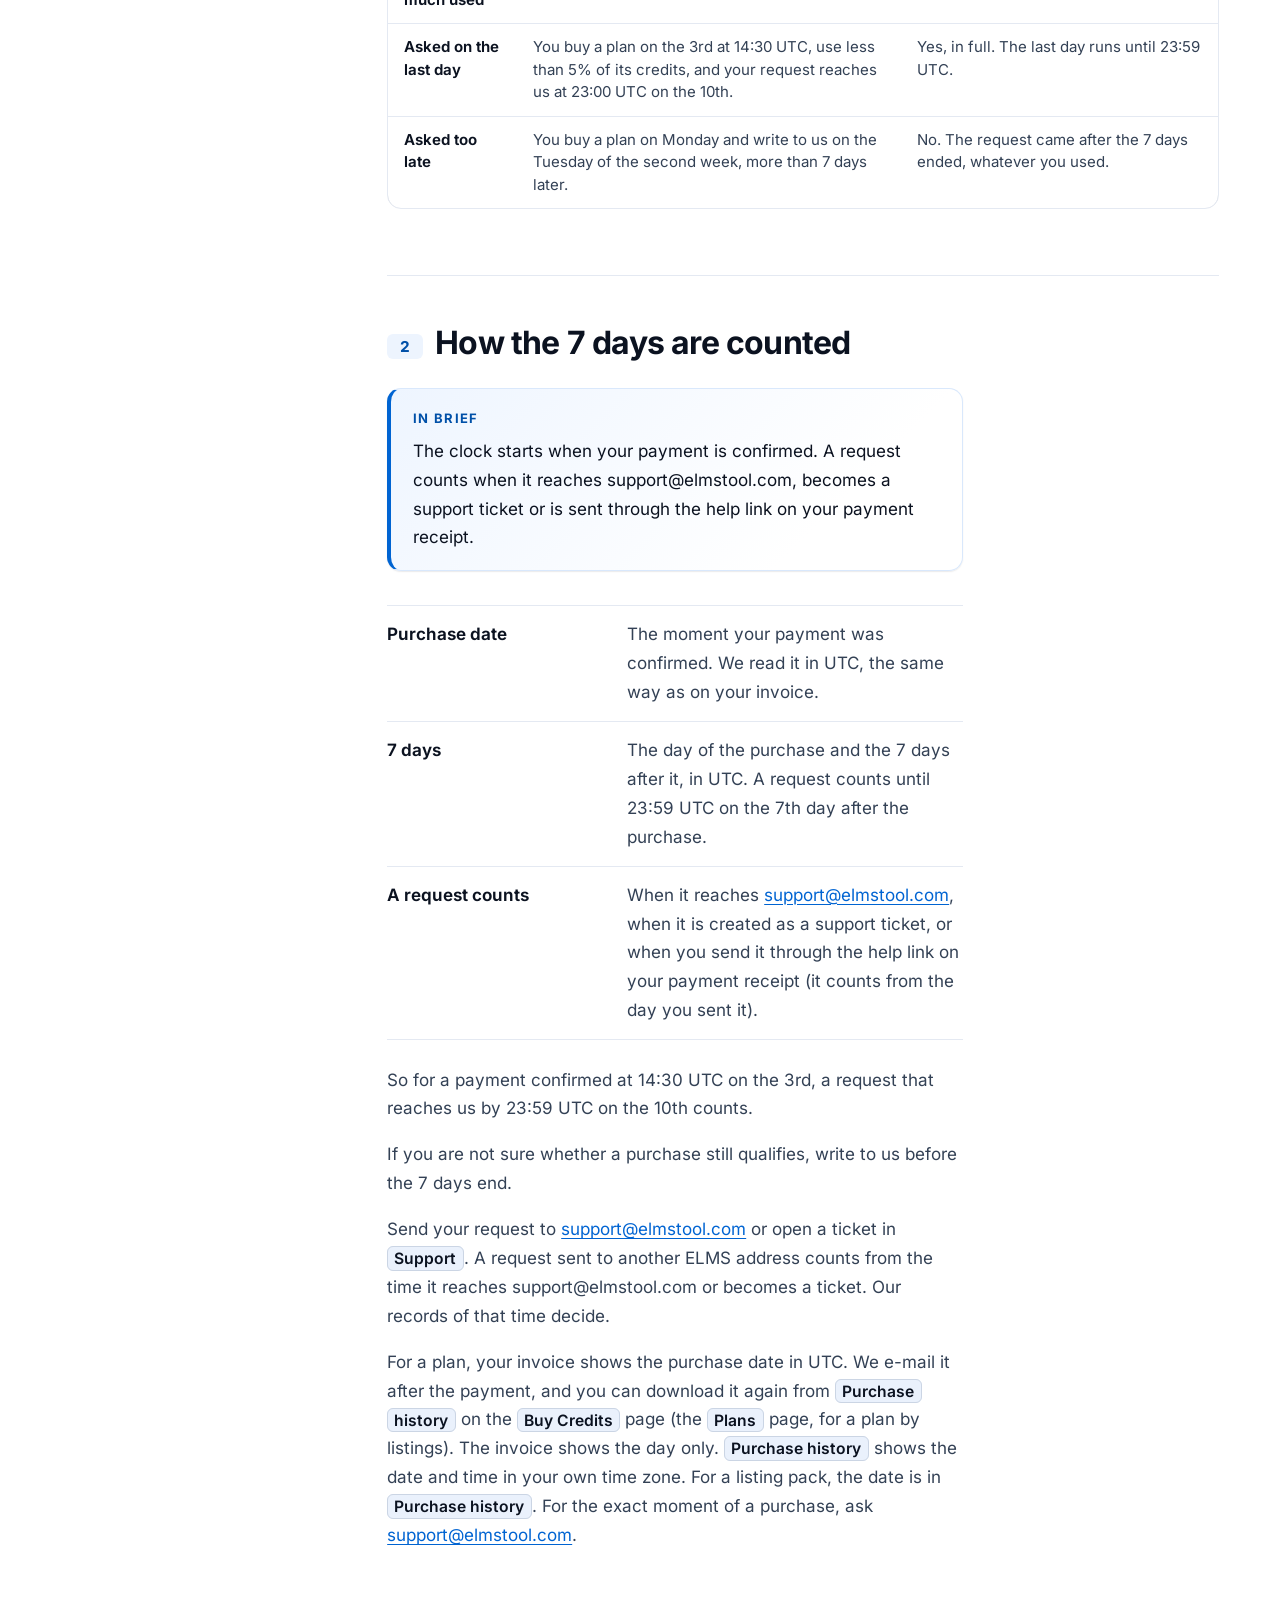
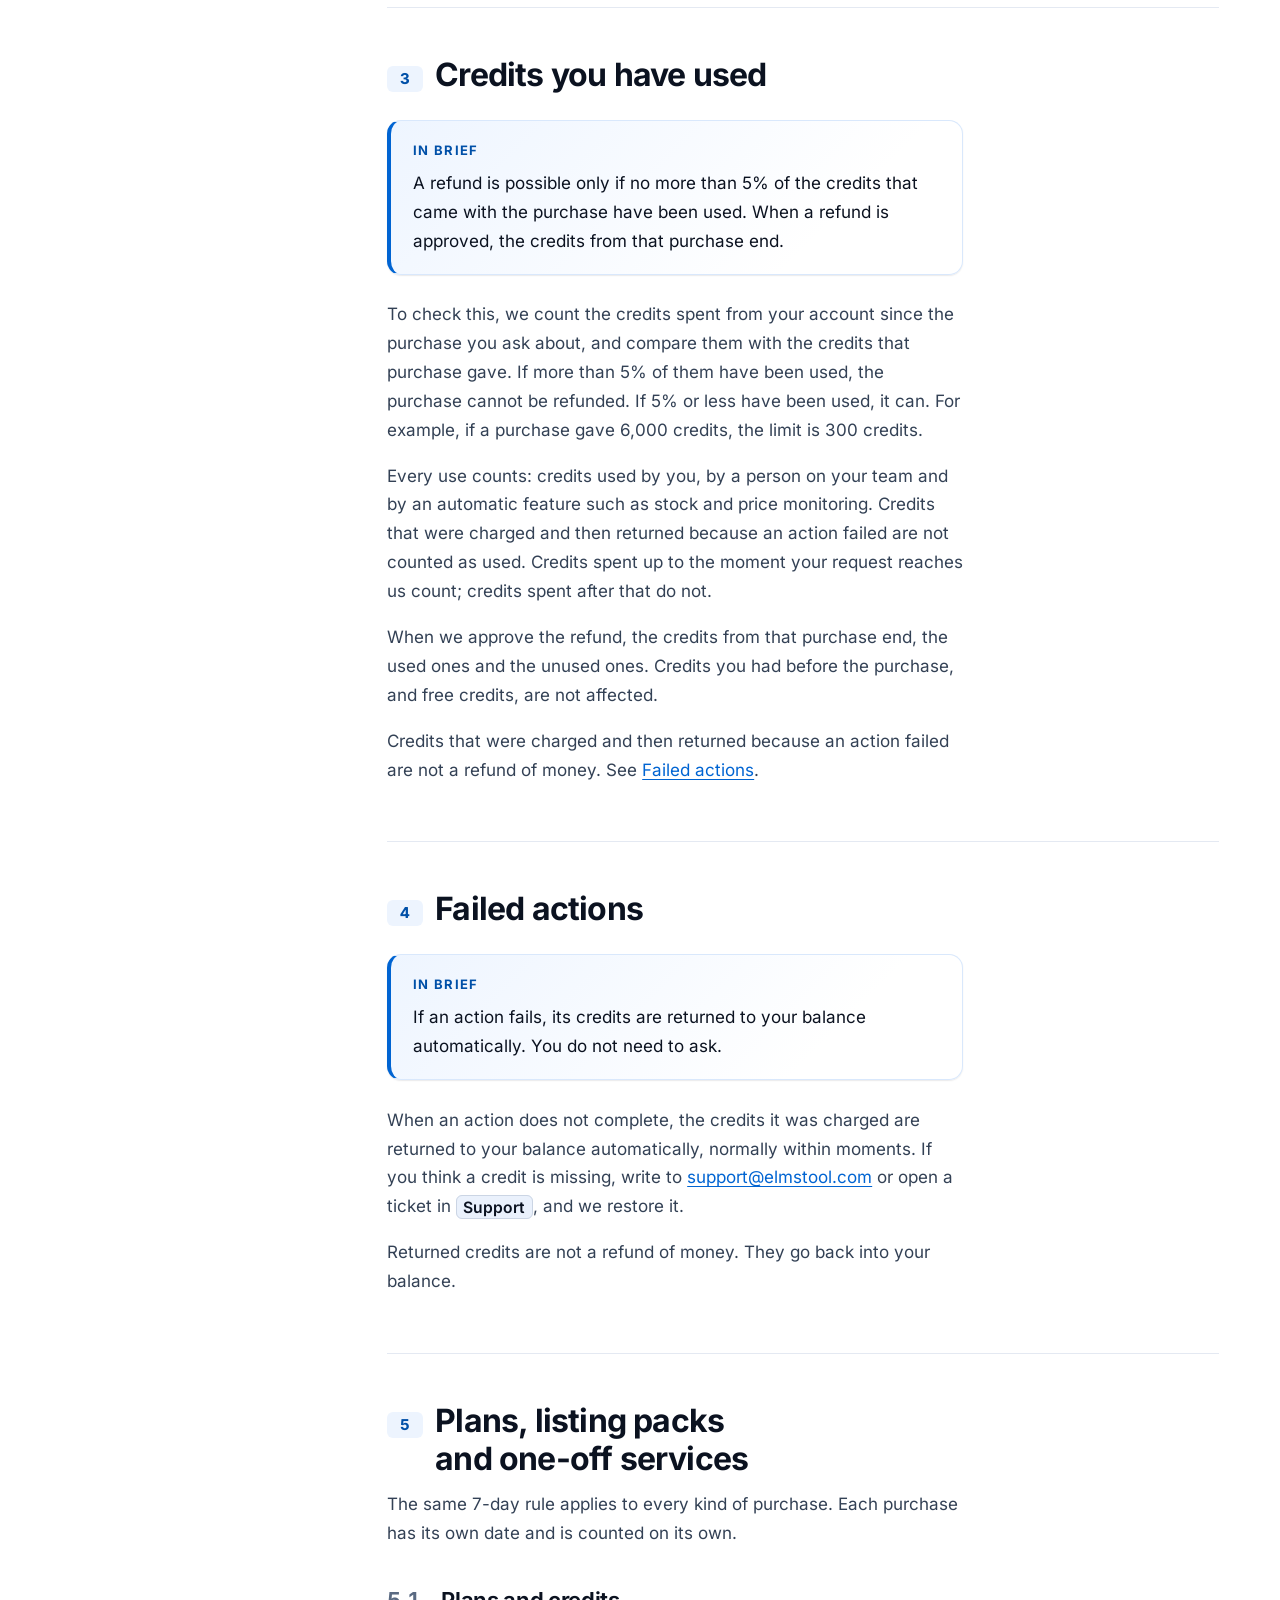
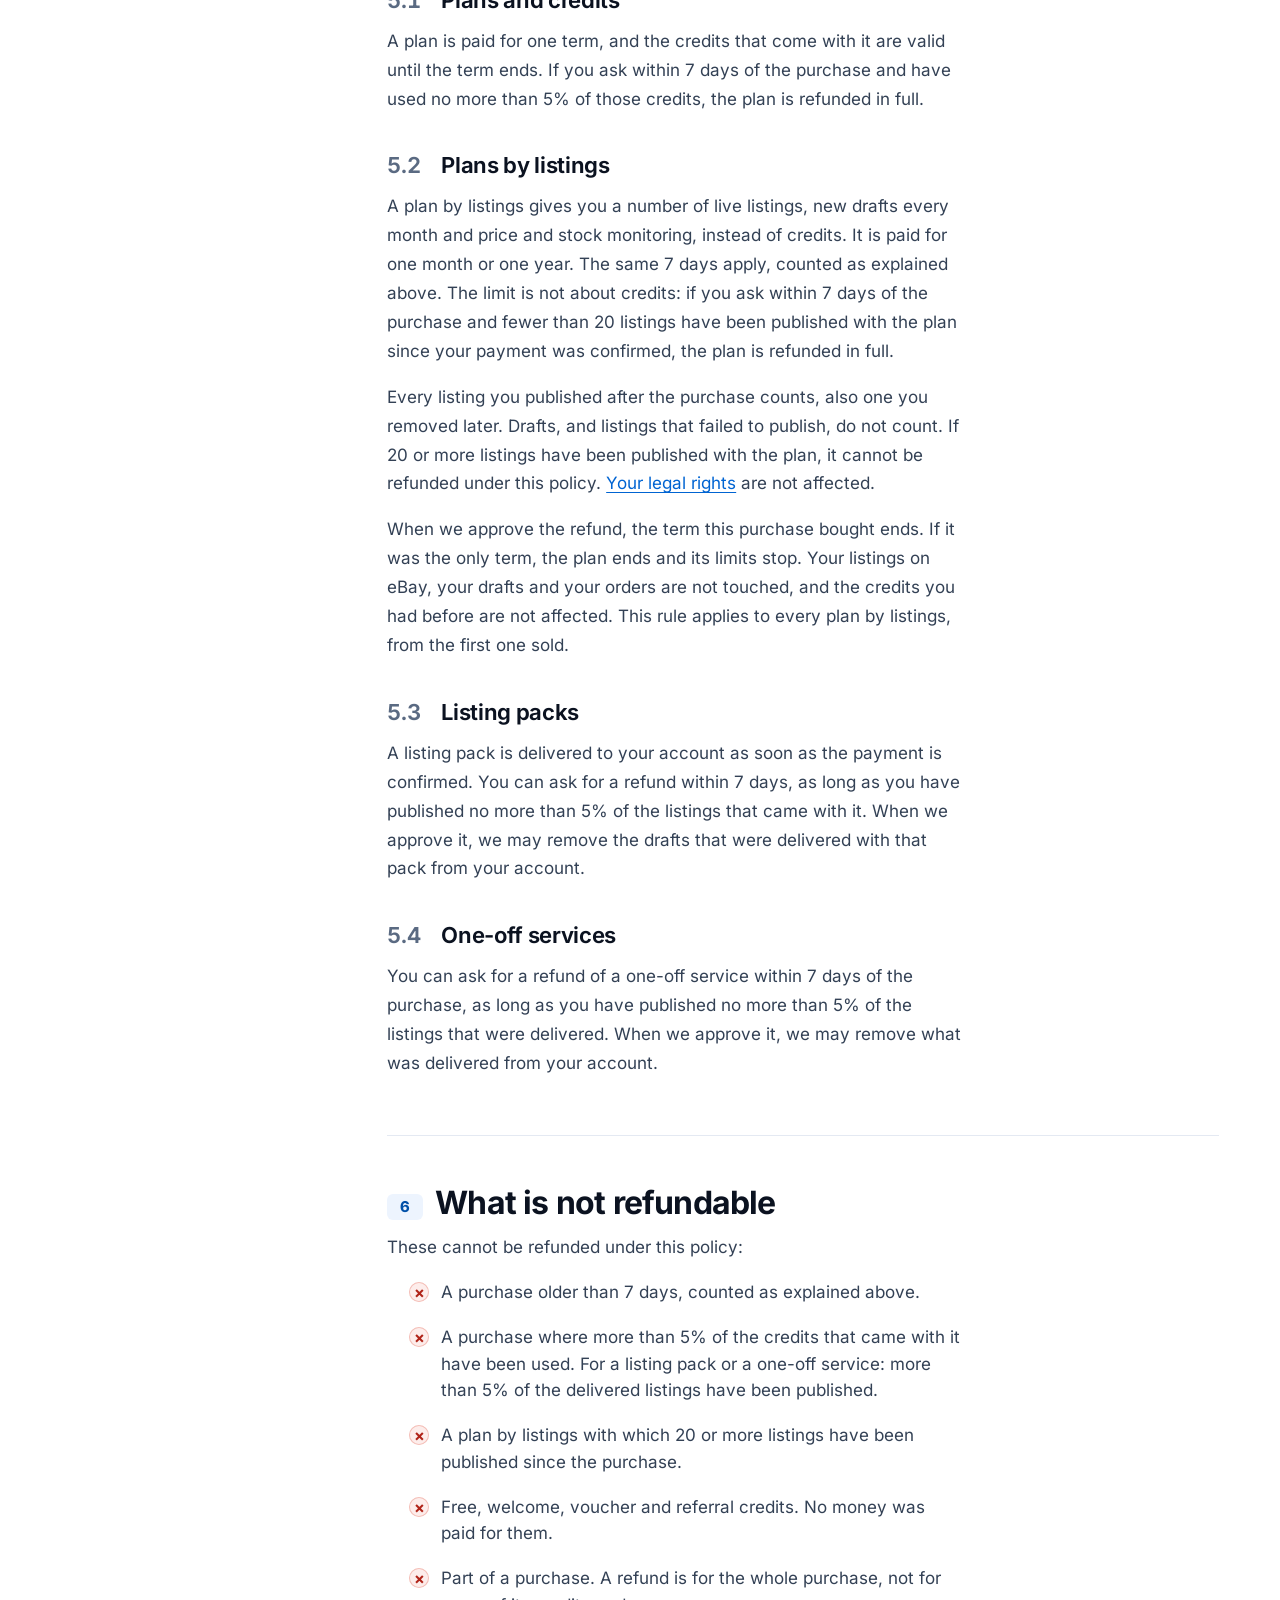
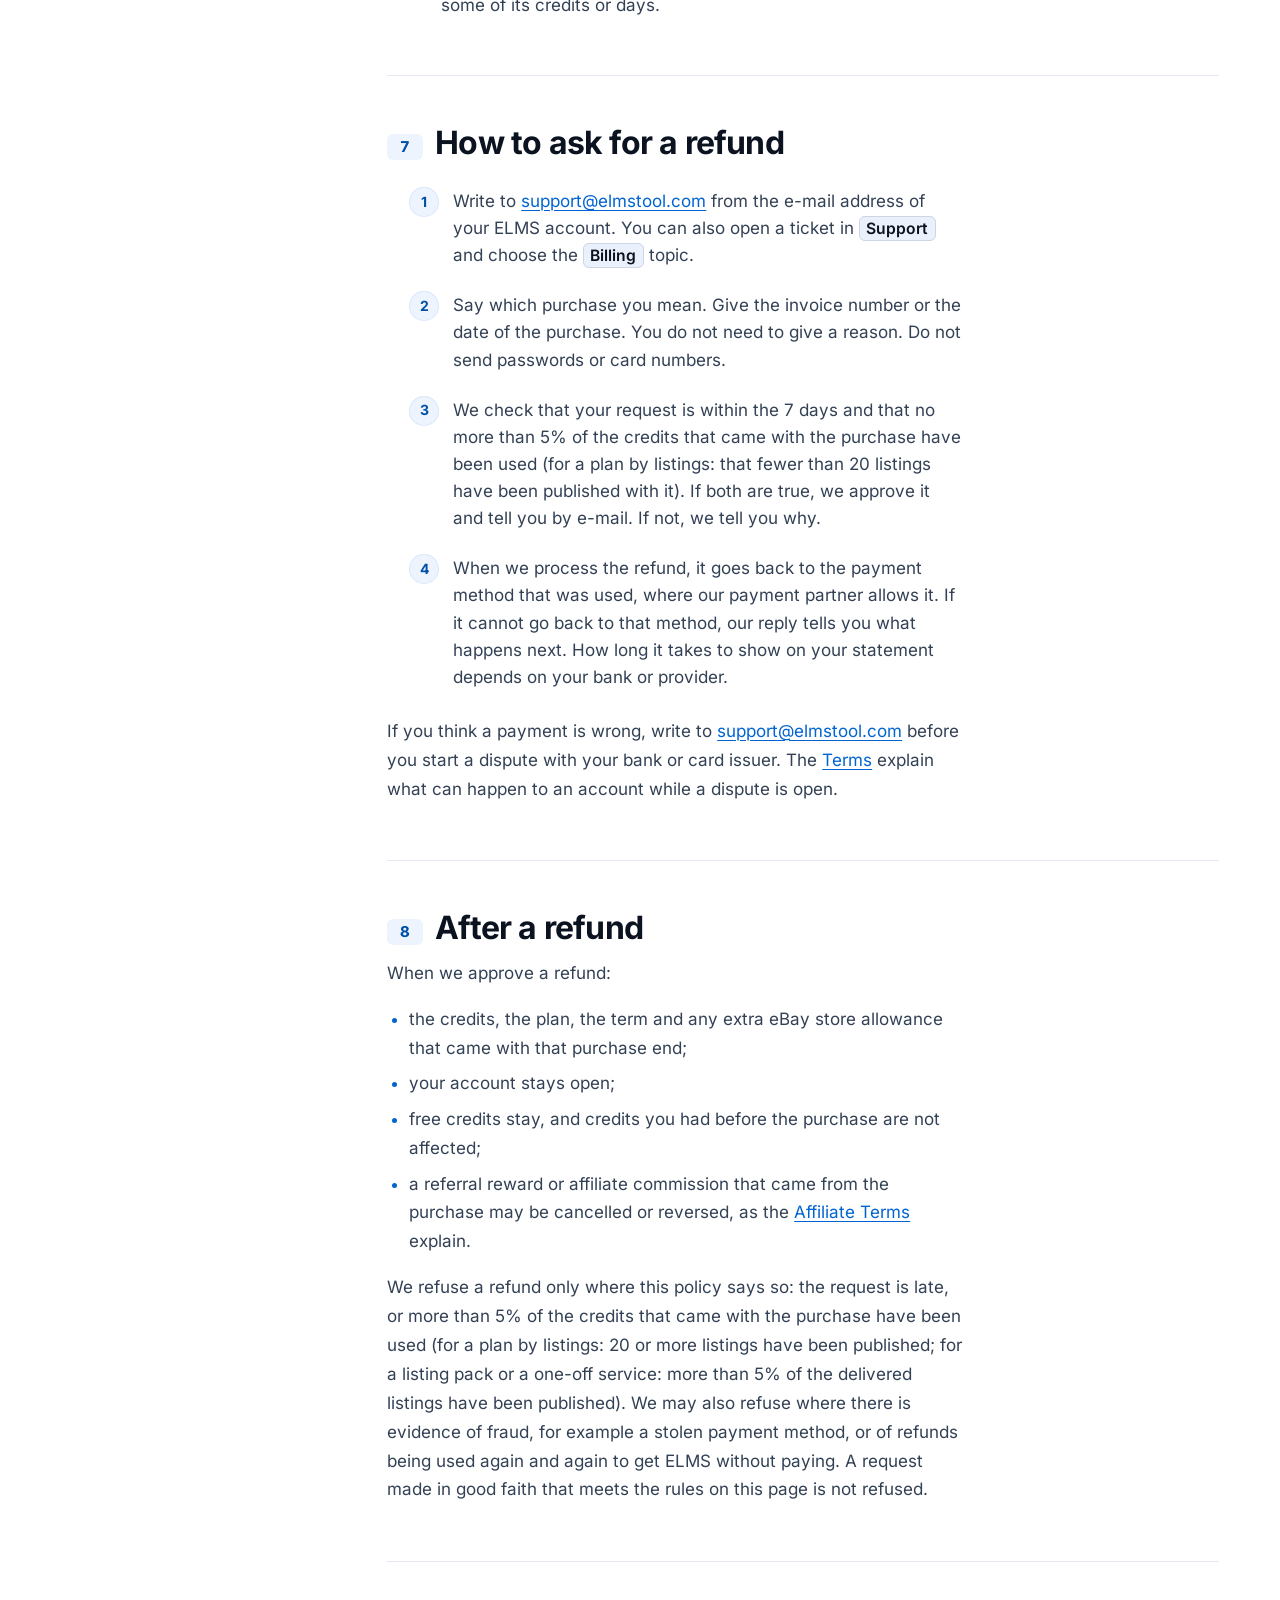
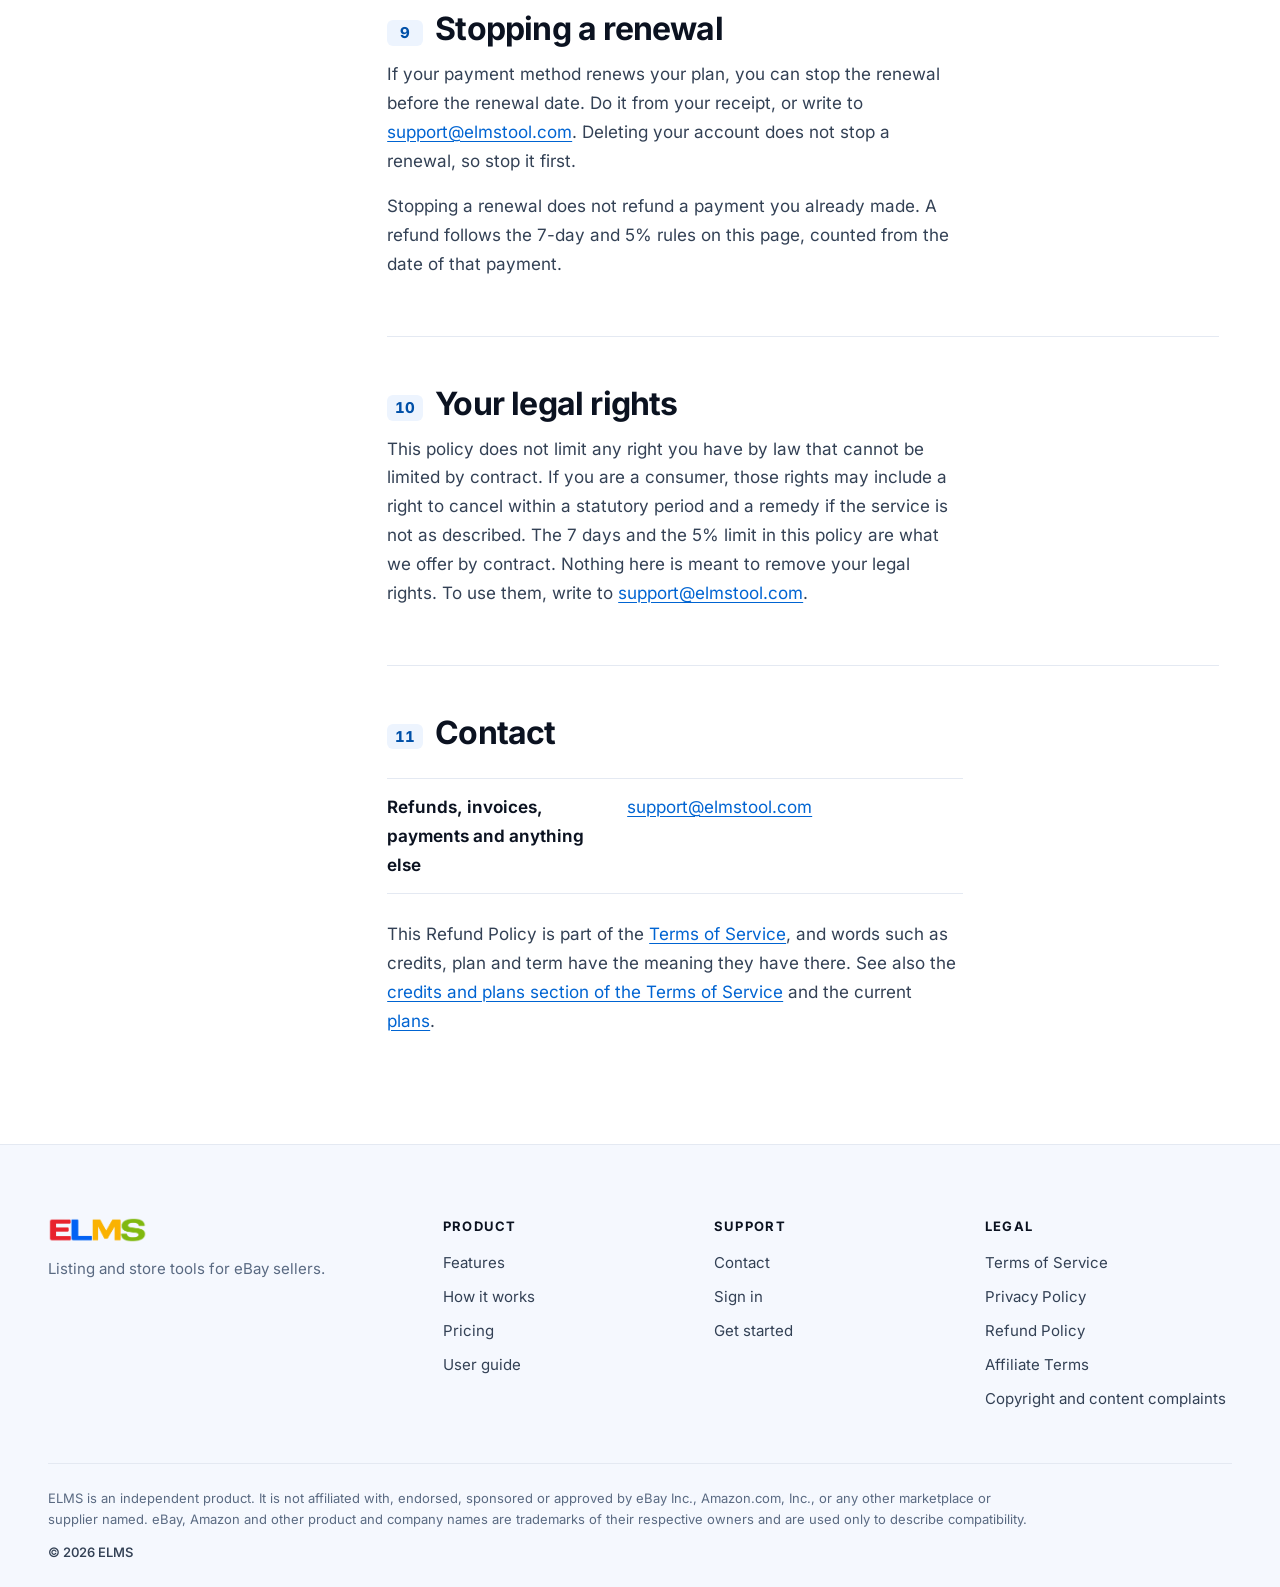
<file: refund.html>
<!doctype html>
<html lang="en">
<head>
<meta charset="utf-8">
<meta name="viewport" content="width=device-width, initial-scale=1">
<title>Refund Policy - ELMS</title>
<meta name="description" content="ELMS Refund Policy. You can ask for a full refund within 7 days of a purchase. You do not need to give a reason. A refund is not possible if more than 5% of the credits that came with the purchase have been used.">
<link rel="canonical" href="https://elmstool.com/refund">
<meta property="og:type" content="website">
<meta property="og:site_name" content="ELMS">
<meta property="og:title" content="Refund Policy - ELMS">
<meta property="og:description" content="You can ask for a full refund within 7 days of a purchase. You do not need to give a reason. A refund is not possible if more than 5% of the credits that came with the purchase have been used.">
<meta property="og:url" content="https://elmstool.com/refund">
<meta property="og:image" content="https://elmstool.com/og-image.png">
<meta property="og:image:width" content="1200">
<meta property="og:image:height" content="630">
<meta property="og:image:alt" content="ELMS logo">
<meta name="twitter:card" content="summary_large_image">
<meta name="twitter:title" content="Refund Policy - ELMS">
<meta name="twitter:description" content="You can ask for a full refund within 7 days of a purchase. You do not need to give a reason. A refund is not possible if more than 5% of the credits that came with the purchase have been used.">
<meta name="twitter:image" content="https://elmstool.com/og-image.png">
<meta name="twitter:image:alt" content="ELMS logo">
<meta name="theme-color" content="#0064D2">
<meta name="color-scheme" content="light">
<link rel="icon" href="/favicon.ico?v=2" sizes="any">
<link rel="icon" type="image/png" sizes="32x32" href="/favicon-32.png?v=2">
<link rel="icon" type="image/png" sizes="192x192" href="/favicon-192.png?v=2">
<link rel="apple-touch-icon" href="/apple-touch-icon.png?v=2">
<link rel="preload" href="/fonts/inter-latin.woff2" as="font" type="font/woff2" crossorigin>
<link rel="stylesheet" href="/site.css?v=7">
<script src="/site.js?v=6" defer></script>
<script src="/social.js?v=2" defer></script>
</head>
<body>
<!--chrome:header-->
<script>(function(h){h.className+=" js";setTimeout(function(){if(window.ELMS_API===undefined){h.className=h.className.replace(/\s*\bjs\b/,"")}},5000)})(document.documentElement)</script>
<a class="skip-link" href="#main">Skip to main content</a>
<header class="site-header" data-site-header>
  <div class="site-header__bar container">
    <a class="brand" href="/"><img src="/logo-wordmark.png" width="106" height="28" alt="ELMS home"></a>
    <button class="menu-btn" type="button" aria-expanded="false" aria-controls="site-nav" data-menu-btn><span class="menu-btn__bars" aria-hidden="true"></span><span class="menu-btn__label">Menu</span></button>
    <div class="site-nav" id="site-nav" data-site-nav>
      <nav aria-label="Main">
        <ul class="site-nav__list">
          <li><a class="site-nav__link" href="/#features">Features</a></li>
          <li><a class="site-nav__link" href="/#how">How it works</a></li>
          <li><a class="site-nav__link" href="/plans">Pricing</a></li>
          <li><a class="site-nav__link" href="/user-guide">User guide</a></li>
          <li><a class="site-nav__link" href="/contact">Contact</a></li>
        </ul>
      </nav>
      <div class="site-nav__actions">
        <a class="btn btn--ghost btn--sm" href="/signin">Sign in</a>
        <a class="btn btn--primary btn--sm" href="/signup">Get started</a>
      </div>
    </div>
  </div>
</header>
<!--/chrome:header-->
<main id="main" tabindex="-1">

<header class="page-hero">
  <div class="container">
    <div class="page-hero__inner">
      <span class="eyebrow">Legal</span>
      <h1 class="t-h1">Refund Policy</h1>
      <p class="lead">You can ask for a full refund of a purchase within 7 days. You do not need to give a reason. A refund is not possible if more than 5% of the credits that came with the purchase have been used.</p>
      <ul class="doc-meta"><li>Last updated <time datetime="2026-10-22">October 22, 2026</time></li><li>Version 4.1</li></ul>
    </div>
  </div>
</header>

<div class="container">
  <div class="doc doc--numbered">
    <div class="doc__aside">
      <nav class="toc" aria-label="Contents">
        <details class="toc__details" open data-toc>
          <summary class="toc__summary">Contents</summary>
          <ol class="toc__list">
            <li><a class="toc__link" href="#when">When we refund</a></li>
            <li><a class="toc__link" href="#seven-days">How the 7 days are counted</a></li>
            <li><a class="toc__link" href="#used">Credits you have used</a></li>
            <li><a class="toc__link" href="#failed">Failed actions</a></li>
            <li><a class="toc__link" href="#products">Plans, listing packs and one-off services</a></li>
            <li><a class="toc__link" href="#not-refundable">What is not refundable</a></li>
            <li><a class="toc__link" href="#how-to-ask">How to ask for a refund</a></li>
            <li><a class="toc__link" href="#after">After a refund</a></li>
            <li><a class="toc__link" href="#renewal">Stopping a renewal</a></li>
            <li><a class="toc__link" href="#legal-rights">Your legal rights</a></li>
            <li><a class="toc__link" href="#contact">Contact</a></li>
          </ol>
        </details>
      </nav>
    </div>
    <div class="doc__main prose">

      <section class="doc-section">
        <h2 id="when">When we refund</h2>
        <div class="callout callout--brief callout--lg" role="note"><p class="callout__title">In brief</p><p>You can ask for a full refund within 7 days of a purchase. You do not need to give a reason. A refund is not possible if more than 5% of the credits that came with the purchase have been used.</p><p>A plan by listings has its own limit instead of credits: a refund is not possible if 20 or more listings have been published with the plan. See <a href="#plans-listings">Plans by listings</a>.</p></div>
        <p>If you ask within 7 days of a purchase and no more than 5% of the credits that came with it have been used, we refund that purchase in full. You do not need to give a reason. In full means everything you paid for that purchase, including any tax collected on it.</p>
        <p>After 7 days, or when more than 5% of the credits that came with the purchase have been used, a purchase cannot be refunded under this policy. <a href="#legal-rights">Your legal rights</a> are not affected.</p>
        <p>This version applies to purchases confirmed on or after October 20, 2026 (UTC). A purchase confirmed before that day keeps a full refund within 14 days, whether or not you used credits.</p>

        <h3 id="examples">Four examples</h3>
        <div class="table-wrap" role="region" aria-labelledby="examples-caption" tabindex="0">
          <table class="table">
            <caption id="examples-caption">What happens in four common cases</caption>
            <thead><tr><th scope="col">Case</th><th scope="col">What happened</th><th scope="col">Refund under this policy</th></tr></thead>
            <tbody>
              <tr><th scope="row">Asked in time, little used</th><td>You buy a plan with 6,000 credits on Monday, use 120 credits (2%) and write to us on Wednesday.</td><td>Yes, in full. The plan and its credits end when we approve it.</td></tr>
              <tr><th scope="row">Asked in time, too much used</th><td>You buy a plan with 6,000 credits on Monday, use 450 credits (7.5%) and write to us on Wednesday.</td><td>No. The limit is 300 credits (5%), and more than that has been used.</td></tr>
              <tr><th scope="row">Asked on the last day</th><td>You buy a plan on the 3rd at 14:30 UTC, use less than 5% of its credits, and your request reaches us at 23:00 UTC on the 10th.</td><td>Yes, in full. The last day runs until 23:59 UTC.</td></tr>
              <tr><th scope="row">Asked too late</th><td>You buy a plan on Monday and write to us on the Tuesday of the second week, more than 7 days later.</td><td>No. The request came after the 7 days ended, whatever you used.</td></tr>
            </tbody>
          </table>
        </div>
      </section>

      <section class="doc-section">
        <h2 id="seven-days">How the 7 days are counted</h2>
        <div class="callout callout--brief" role="note"><p class="callout__title">In brief</p><p>The clock starts when your payment is confirmed. A request counts when it reaches support@elmstool.com, becomes a support ticket or is sent through the help link on your payment receipt.</p></div>
        <dl class="dl">
          <dt>Purchase date</dt><dd>The moment your payment was confirmed. We read it in UTC, the same way as on your invoice.</dd>
          <dt>7 days</dt><dd>The day of the purchase and the 7 days after it, in UTC. A request counts until 23:59 UTC on the 7th day after the purchase.</dd>
          <dt>A request counts</dt><dd>When it reaches <a href="mailto:support@elmstool.com">support@elmstool.com</a>, when it is created as a support ticket, or when you send it through the help link on your payment receipt (it counts from the day you sent it).</dd>
        </dl>
        <p>So for a payment confirmed at 14:30 UTC on the 3rd, a request that reaches us by 23:59 UTC on the 10th counts.</p>
        <p>If you are not sure whether a purchase still qualifies, write to us before the 7 days end.</p>
        <p>Send your request to <a href="mailto:support@elmstool.com">support@elmstool.com</a> or open a ticket in <span class="term">Support</span>. A request sent to another ELMS address counts from the time it reaches support@elmstool.com or becomes a ticket. Our records of that time decide.</p>
        <p>For a plan, your invoice shows the purchase date in UTC. We e-mail it after the payment, and you can download it again from <span class="term">Purchase history</span> on the <span class="term">Buy Credits</span> page (the <span class="term">Plans</span> page, for a plan by listings). The invoice shows the day only. <span class="term">Purchase history</span> shows the date and time in your own time zone. For a listing pack, the date is in <span class="term">Purchase history</span>. For the exact moment of a purchase, ask <a href="mailto:support@elmstool.com">support@elmstool.com</a>.</p>
      </section>

      <section class="doc-section">
        <h2 id="used">Credits you have used</h2>
        <div class="callout callout--brief" role="note"><p class="callout__title">In brief</p><p>A refund is possible only if no more than 5% of the credits that came with the purchase have been used. When a refund is approved, the credits from that purchase end.</p></div>
        <p>To check this, we count the credits spent from your account since the purchase you ask about, and compare them with the credits that purchase gave. If more than 5% of them have been used, the purchase cannot be refunded. If 5% or less have been used, it can. For example, if a purchase gave 6,000 credits, the limit is 300 credits.</p>
        <p>Every use counts: credits used by you, by a person on your team and by an automatic feature such as stock and price monitoring. Credits that were charged and then returned because an action failed are not counted as used. Credits spent up to the moment your request reaches us count; credits spent after that do not.</p>
        <p>When we approve the refund, the credits from that purchase end, the used ones and the unused ones. Credits you had before the purchase, and free credits, are not affected.</p>
        <p>Credits that were charged and then returned because an action failed are not a refund of money. See <a href="#failed">Failed actions</a>.</p>
      </section>

      <section class="doc-section">
        <h2 id="failed">Failed actions</h2>
        <div class="callout callout--brief" role="note"><p class="callout__title">In brief</p><p>If an action fails, its credits are returned to your balance automatically. You do not need to ask.</p></div>
        <p>When an action does not complete, the credits it was charged are returned to your balance automatically, normally within moments. If you think a credit is missing, write to <a href="mailto:support@elmstool.com">support@elmstool.com</a> or open a ticket in <span class="term">Support</span>, and we restore it.</p>
        <p>Returned credits are not a refund of money. They go back into your balance.</p>
      </section>

      <section class="doc-section">
        <h2 id="products">Plans, listing packs and one-off services</h2>
        <p>The same 7-day rule applies to every kind of purchase. Each purchase has its own date and is counted on its own.</p>

        <h3 id="plans-credits">Plans and credits</h3>
        <p>A plan is paid for one term, and the credits that come with it are valid until the term ends. If you ask within 7 days of the purchase and have used no more than 5% of those credits, the plan is refunded in full.</p>

        <h3 id="plans-listings">Plans by listings</h3>
        <p>A plan by listings gives you a number of live listings, new drafts every month and price and stock monitoring, instead of credits. It is paid for one month or one year. The same 7 days apply, counted as explained above. The limit is not about credits: if you ask within 7 days of the purchase and fewer than 20 listings have been published with the plan since your payment was confirmed, the plan is refunded in full.</p>
        <p>Every listing you published after the purchase counts, also one you removed later. Drafts, and listings that failed to publish, do not count. If 20 or more listings have been published with the plan, it cannot be refunded under this policy. <a href="#legal-rights">Your legal rights</a> are not affected.</p>
        <p>When we approve the refund, the term this purchase bought ends. If it was the only term, the plan ends and its limits stop. Your listings on eBay, your drafts and your orders are not touched, and the credits you had before are not affected. This rule applies to every plan by listings, from the first one sold.</p>

        <h3 id="packs">Listing packs</h3>
        <p>A listing pack is delivered to your account as soon as the payment is confirmed. You can ask for a refund within 7 days, as long as you have published no more than 5% of the listings that came with it. When we approve it, we may remove the drafts that were delivered with that pack from your account.</p>

        <h3 id="services">One-off services</h3>
        <p>You can ask for a refund of a one-off service within 7 days of the purchase, as long as you have published no more than 5% of the listings that were delivered. When we approve it, we may remove what was delivered from your account.</p>
      </section>

      <section class="doc-section">
        <h2 id="not-refundable">What is not refundable</h2>
        <p>These cannot be refunded under this policy:</p>
        <ul class="cross-list">
          <li>A purchase older than 7 days, counted as explained above.</li>
          <li>A purchase where more than 5% of the credits that came with it have been used. For a listing pack or a one-off service: more than 5% of the delivered listings have been published.</li>
          <li>A plan by listings with which 20 or more listings have been published since the purchase.</li>
          <li>Free, welcome, voucher and referral credits. No money was paid for them.</li>
          <li>Part of a purchase. A refund is for the whole purchase, not for some of its credits or days.</li>
        </ul>
      </section>

      <section class="doc-section">
        <h2 id="how-to-ask">How to ask for a refund</h2>
        <ol class="howto">
          <li>Write to <a href="mailto:support@elmstool.com">support@elmstool.com</a> from the e-mail address of your ELMS account. You can also open a ticket in <span class="term">Support</span> and choose the <span class="term">Billing</span> topic.</li>
          <li>Say which purchase you mean. Give the invoice number or the date of the purchase. You do not need to give a reason. Do not send passwords or card numbers.</li>
          <li>We check that your request is within the 7 days and that no more than 5% of the credits that came with the purchase have been used (for a plan by listings: that fewer than 20 listings have been published with it). If both are true, we approve it and tell you by e-mail. If not, we tell you why.</li>
          <li>When we process the refund, it goes back to the payment method that was used, where our payment partner allows it. If it cannot go back to that method, our reply tells you what happens next. How long it takes to show on your statement depends on your bank or provider.</li>
        </ol>
        <p>If you think a payment is wrong, write to <a href="mailto:support@elmstool.com">support@elmstool.com</a> before you start a dispute with your bank or card issuer. The <a href="/terms#chargebacks">Terms</a> explain what can happen to an account while a dispute is open.</p>
      </section>

      <section class="doc-section">
        <h2 id="after">After a refund</h2>
        <p>When we approve a refund:</p>
        <ul>
          <li>the credits, the plan, the term and any extra eBay store allowance that came with that purchase end;</li>
          <li>your account stays open;</li>
          <li>free credits stay, and credits you had before the purchase are not affected;</li>
          <li>a referral reward or affiliate commission that came from the purchase may be cancelled or reversed, as the <a href="/affiliate-terms#reversals">Affiliate Terms</a> explain.</li>
        </ul>
        <p>We refuse a refund only where this policy says so: the request is late, or more than 5% of the credits that came with the purchase have been used (for a plan by listings: 20 or more listings have been published; for a listing pack or a one-off service: more than 5% of the delivered listings have been published). We may also refuse where there is evidence of fraud, for example a stolen payment method, or of refunds being used again and again to get ELMS without paying. A request made in good faith that meets the rules on this page is not refused.</p>
      </section>

      <section class="doc-section">
        <h2 id="renewal">Stopping a renewal</h2>
        <p>If your payment method renews your plan, you can stop the renewal before the renewal date. Do it from your receipt, or write to <a href="mailto:support@elmstool.com">support@elmstool.com</a>. Deleting your account does not stop a renewal, so stop it first.</p>
        <p>Stopping a renewal does not refund a payment you already made. A refund follows the 7-day and 5% rules on this page, counted from the date of that payment.</p>
      </section>

      <section class="doc-section">
        <h2 id="legal-rights">Your legal rights</h2>
        <p>This policy does not limit any right you have by law that cannot be limited by contract. If you are a consumer, those rights may include a right to cancel within a statutory period and a remedy if the service is not as described. The 7 days and the 5% limit in this policy are what we offer by contract. Nothing here is meant to remove your legal rights. To use them, write to <a href="mailto:support@elmstool.com">support@elmstool.com</a>.</p>
      </section>

      <section class="doc-section">
        <h2 id="contact">Contact</h2>
        <dl class="dl">
          <dt>Refunds, invoices, payments and anything else</dt><dd><a href="mailto:support@elmstool.com">support@elmstool.com</a></dd>
        </dl>
        <p>This Refund Policy is part of the <a href="/terms">Terms of Service</a>, and words such as credits, plan and term have the meaning they have there. See also the <a href="/terms#credits">credits and plans section of the Terms of Service</a> and the current <a href="/plans">plans</a>.</p>
      </section>

    </div>
  </div>
</div>

</main>
<!--chrome:footer-->
<footer class="site-footer">
  <div class="container">
    <div class="site-footer__grid">
      <div class="site-footer__brand">
        <a class="brand" href="/"><img src="/logo-wordmark.png" width="106" height="28" alt="ELMS home"></a>
        <p>Listing and store tools for eBay sellers.</p>
      </div>
      <div class="footer-col">
        <p class="footer-title" id="footer-product">Product</p>
        <ul class="footer-links" aria-labelledby="footer-product">
          <li><a href="/#features">Features</a></li>
          <li><a href="/#how">How it works</a></li>
          <li><a href="/plans">Pricing</a></li>
          <li><a href="/user-guide">User guide</a></li>
        </ul>
      </div>
      <div class="footer-col">
        <p class="footer-title" id="footer-support">Support</p>
        <ul class="footer-links" aria-labelledby="footer-support">
          <li><a href="/contact">Contact</a></li>
          <li><a href="/signin">Sign in</a></li>
          <li><a href="/signup">Get started</a></li>
        </ul>
      </div>
      <div class="footer-col">
        <p class="footer-title" id="footer-legal">Legal</p>
        <ul class="footer-links" aria-labelledby="footer-legal">
          <li><a href="/terms">Terms of Service</a></li>
          <li><a href="/privacy">Privacy Policy</a></li>
          <li><a href="/refund">Refund Policy</a></li>
          <li><a href="/affiliate-terms">Affiliate Terms</a></li>
          <li><a href="/copyright">Copyright and content complaints</a></li>
        </ul>
      </div>
      <div class="footer-col">
        <p class="footer-title">Follow ELMS</p>
        <div data-elms-social="row" hidden></div>
      </div>
    </div>
    <div class="site-footer__legal">
      <p>ELMS is an independent product. It is not affiliated with, endorsed, sponsored or approved by eBay Inc., Amazon.com, Inc., or any other marketplace or supplier named. eBay, Amazon and other product and company names are trademarks of their respective owners and are used only to describe compatibility.</p>
      <p class="site-footer__copy">&copy; <span data-year>2026</span> ELMS</p>
    </div>
  </div>
</footer>
<!--/chrome:footer-->
<svg style="display:none" aria-hidden="true" focusable="false">
  <symbol id="i-check" viewBox="0 0 24 24"><path d="M5 12.5l4.5 4.5L19 7.5"/></symbol>
  <symbol id="i-arrow-right" viewBox="0 0 24 24"><path d="M5 12h14"/><path d="M13 6l6 6-6 6"/></symbol>
  <symbol id="i-link" viewBox="0 0 24 24"><path d="M10 14a4 4 0 0 0 5.7 0l3-3a4 4 0 0 0-5.7-5.7l-1 1"/><path d="M14 10a4 4 0 0 0-5.7 0l-3 3a4 4 0 0 0 5.7 5.7l1-1"/></symbol>
  <symbol id="i-import" viewBox="0 0 24 24"><path d="M12 4v11"/><path d="M7.5 10.5L12 15l4.5-4.5"/><path d="M4.5 16v2.5A1.5 1.5 0 0 0 6 20h12a1.5 1.5 0 0 0 1.5-1.5V16"/></symbol>
  <symbol id="i-edit" viewBox="0 0 24 24"><path d="M4 20l1.2-4.3L16.4 4.5a2.1 2.1 0 0 1 3 3L8.2 18.8 4 20z"/><path d="M14.5 6.5l3 3"/></symbol>
  <symbol id="i-publish" viewBox="0 0 24 24"><path d="M12 20V9"/><path d="M7.5 13.5L12 9l4.5 4.5"/><path d="M5 4.5h14"/></symbol>
  <symbol id="i-monitor" viewBox="0 0 24 24"><rect x="3" y="4" width="18" height="12.5" rx="2"/><path d="M8 20h8"/><path d="M12 16.5V20"/><path d="M6.5 11h2.4l1.6-3 2.5 6 1.6-3h2.9"/></symbol>
  <symbol id="i-box" viewBox="0 0 24 24"><path d="M12 3l8 4.5v9L12 21l-8-4.5v-9L12 3z"/><path d="M4 7.5l8 4.5 8-4.5"/><path d="M12 12v9"/></symbol>
  <symbol id="i-message" viewBox="0 0 24 24"><path d="M5 5h14a1.5 1.5 0 0 1 1.5 1.5v9A1.5 1.5 0 0 1 19 17h-8.5L6 20.5V17H5a1.5 1.5 0 0 1-1.5-1.5v-9A1.5 1.5 0 0 1 5 5z"/><path d="M8 9.5h8"/><path d="M8 12.5h5"/></symbol>
  <symbol id="i-chart" viewBox="0 0 24 24"><path d="M4 20h16"/><path d="M7 20v-6"/><path d="M12 20V8.5"/><path d="M17 20v-9"/></symbol>
  <symbol id="i-search" viewBox="0 0 24 24"><circle cx="11" cy="11" r="6.5"/><path d="M16 16l4.5 4.5"/></symbol>
  <symbol id="i-shield" viewBox="0 0 24 24"><path d="M12 3l7.5 3v5.5c0 4.5-3.2 8-7.5 9.5-4.3-1.5-7.5-5-7.5-9.5V6L12 3z"/><path d="M9 12l2.2 2.2L15.5 10"/></symbol>
  <symbol id="i-bell" viewBox="0 0 24 24"><path d="M6 16.5V11a6 6 0 0 1 12 0v5.5l1.5 1.5h-15L6 16.5z"/><path d="M10 20.5a2 2 0 0 0 4 0"/></symbol>
  <symbol id="i-user" viewBox="0 0 24 24"><circle cx="12" cy="8" r="3.5"/><path d="M5 20c.5-3.6 3.4-5.5 7-5.5s6.5 1.9 7 5.5"/></symbol>
  <symbol id="i-plus" viewBox="0 0 24 24"><path d="M12 5v14"/><path d="M5 12h14"/></symbol>
  <symbol id="i-mail" viewBox="0 0 24 24"><rect x="3.5" y="5.5" width="17" height="13" rx="2"/><path d="M4 7.5l8 6 8-6"/></symbol>
  <symbol id="i-info" viewBox="0 0 24 24"><circle cx="12" cy="12" r="8.5"/><path d="M12 11v5"/><path d="M12 8h.01"/></symbol>
  <symbol id="i-alert" viewBox="0 0 24 24"><path d="M12 4l9 15.5H3L12 4z"/><path d="M12 10v4"/><path d="M12 17h.01"/></symbol>
  <symbol id="i-clock" viewBox="0 0 24 24"><circle cx="12" cy="12" r="8.5"/><path d="M12 7.5V12l3 2"/></symbol>
  <symbol id="i-truck" viewBox="0 0 24 24"><path d="M3 6.5h11V16H3z"/><path d="M14 9.5h4l3 3.5V16h-7"/><circle cx="7" cy="17.5" r="1.8"/><circle cx="17" cy="17.5" r="1.8"/></symbol>
  <symbol id="i-book" viewBox="0 0 24 24"><path d="M5 4.5h10.5A2.5 2.5 0 0 1 18 7v13H7.5A2.5 2.5 0 0 1 5 17.5v-13z"/><path d="M5 17.5A2.5 2.5 0 0 1 7.5 15H18"/></symbol>
  <symbol id="i-sliders" viewBox="0 0 24 24"><path d="M4 8h9"/><path d="M17 8h3"/><circle cx="15" cy="8" r="2"/><path d="M4 16h3"/><path d="M11 16h9"/><circle cx="9" cy="16" r="2"/></symbol>
  <symbol id="i-store" viewBox="0 0 24 24"><path d="M4 9l1.5-4.5h13L20 9"/><path d="M4 9a2.7 2.7 0 0 0 5.3 0 2.7 2.7 0 0 0 5.4 0A2.7 2.7 0 0 0 20 9"/><path d="M5.5 12.5V20h13v-7.5"/></symbol>
  <symbol id="i-sparkle" viewBox="0 0 24 24"><path d="M11 4l1.9 5.1L18 11l-5.1 1.9L11 18l-1.9-5.1L4 11l5.1-1.9L11 4z"/><path d="M19 15v4"/><path d="M17 17h4"/></symbol>
  <symbol id="i-undo" viewBox="0 0 24 24"><path d="M9 5L4.5 9.5 9 14"/><path d="M4.5 9.5H14a5 5 0 0 1 0 10h-3"/></symbol>
</svg>
</body>
</html>
</file>
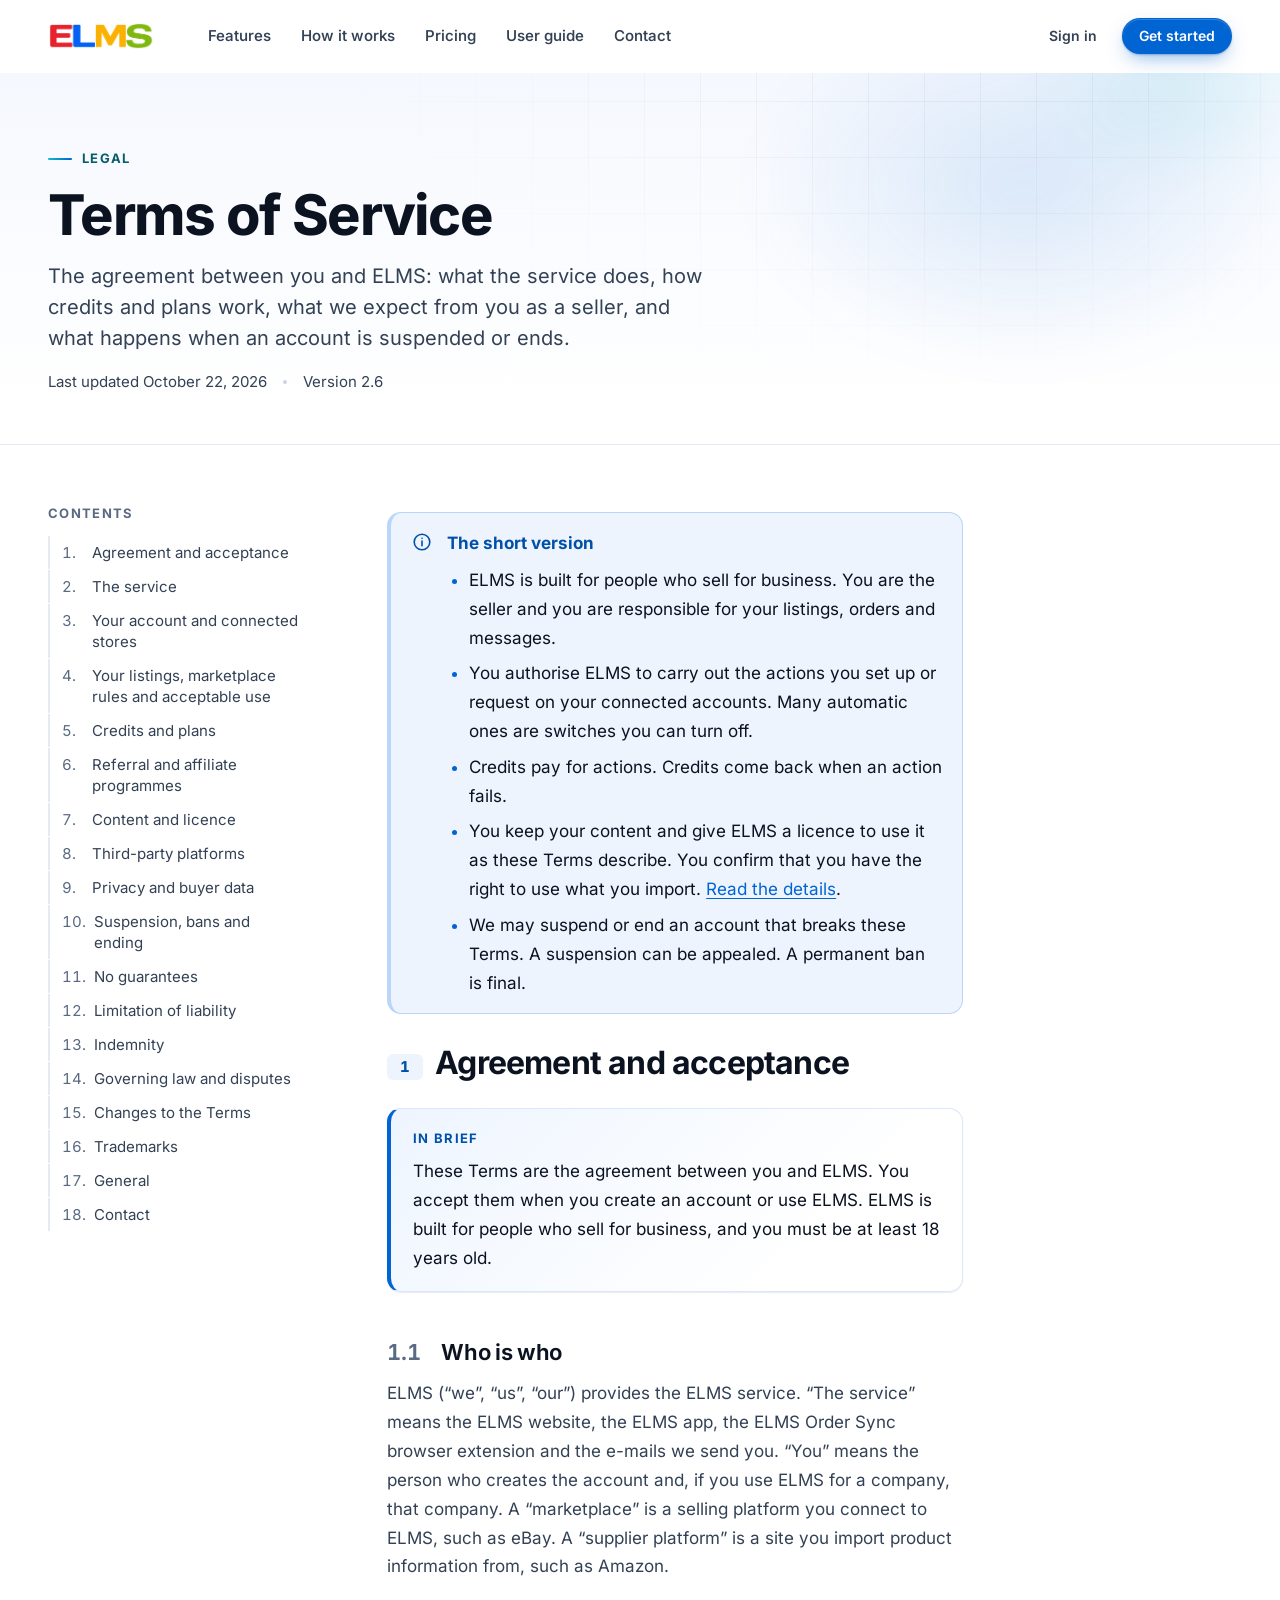
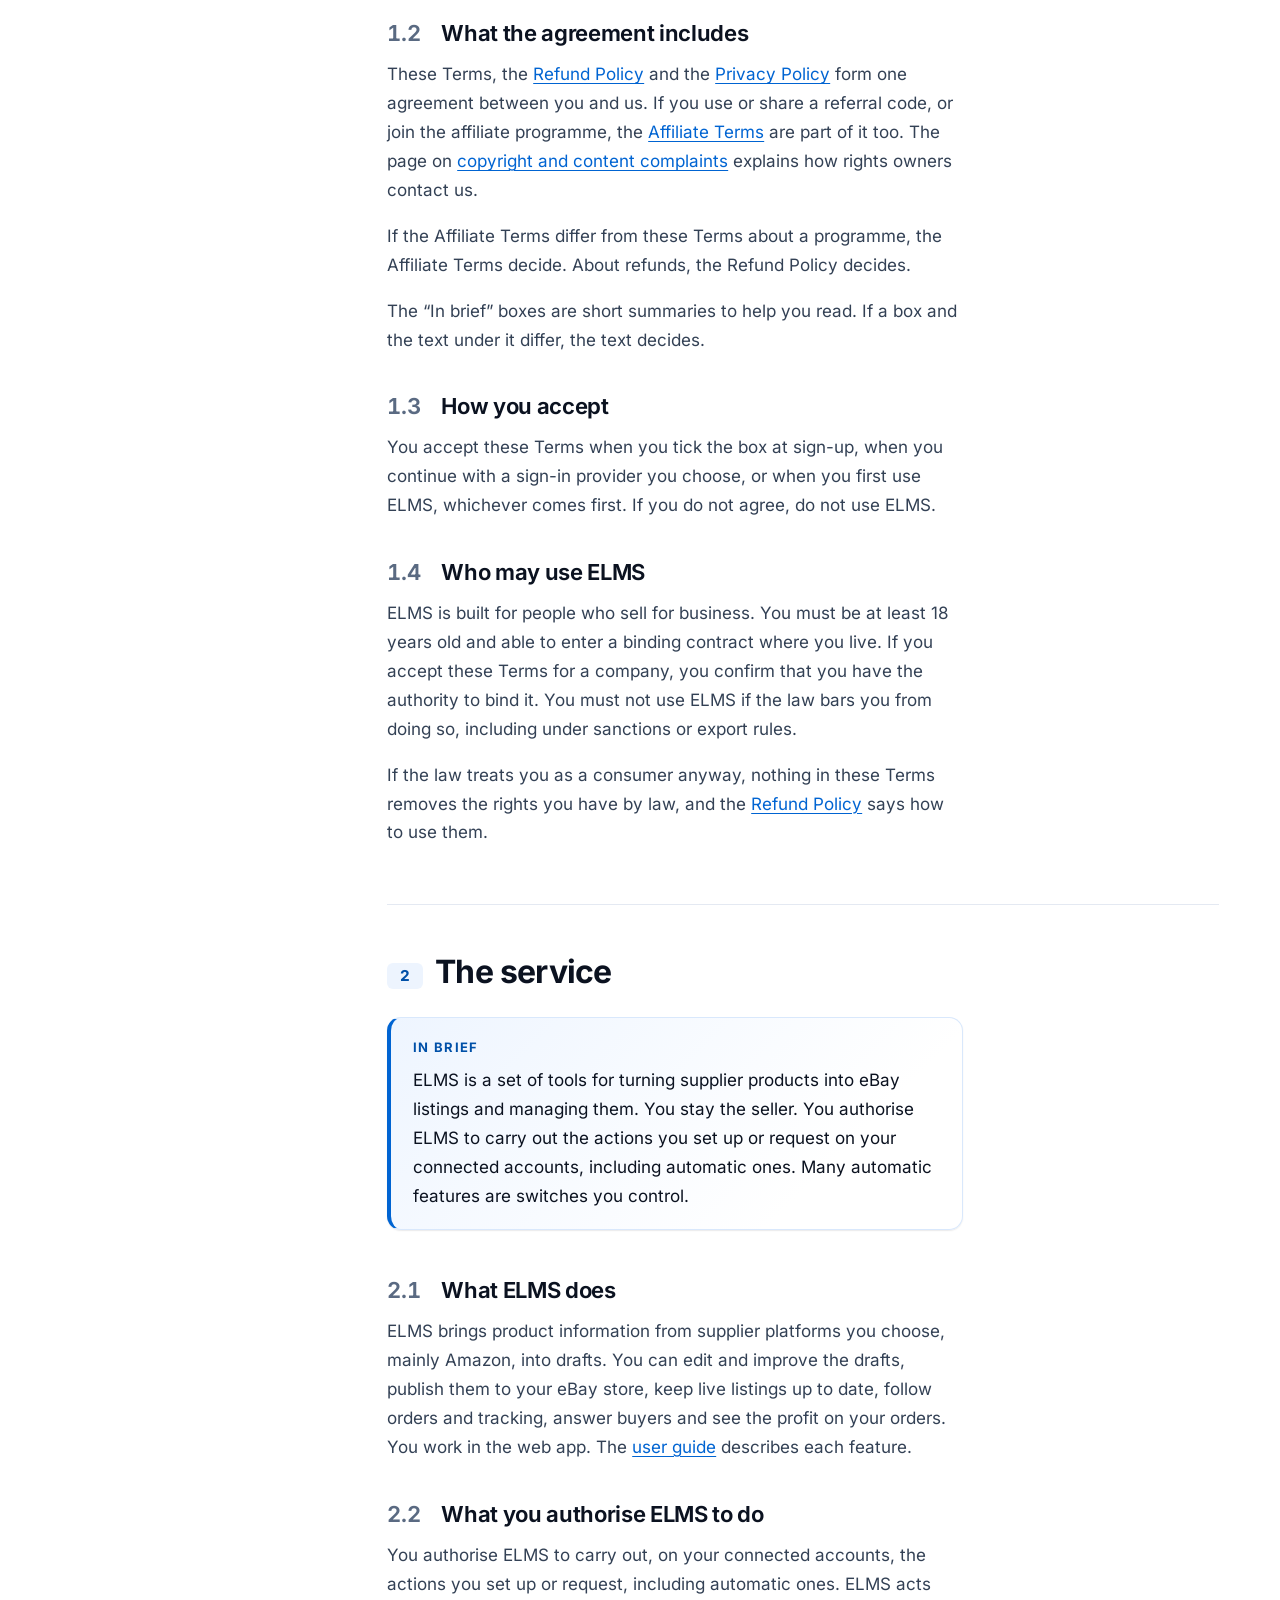
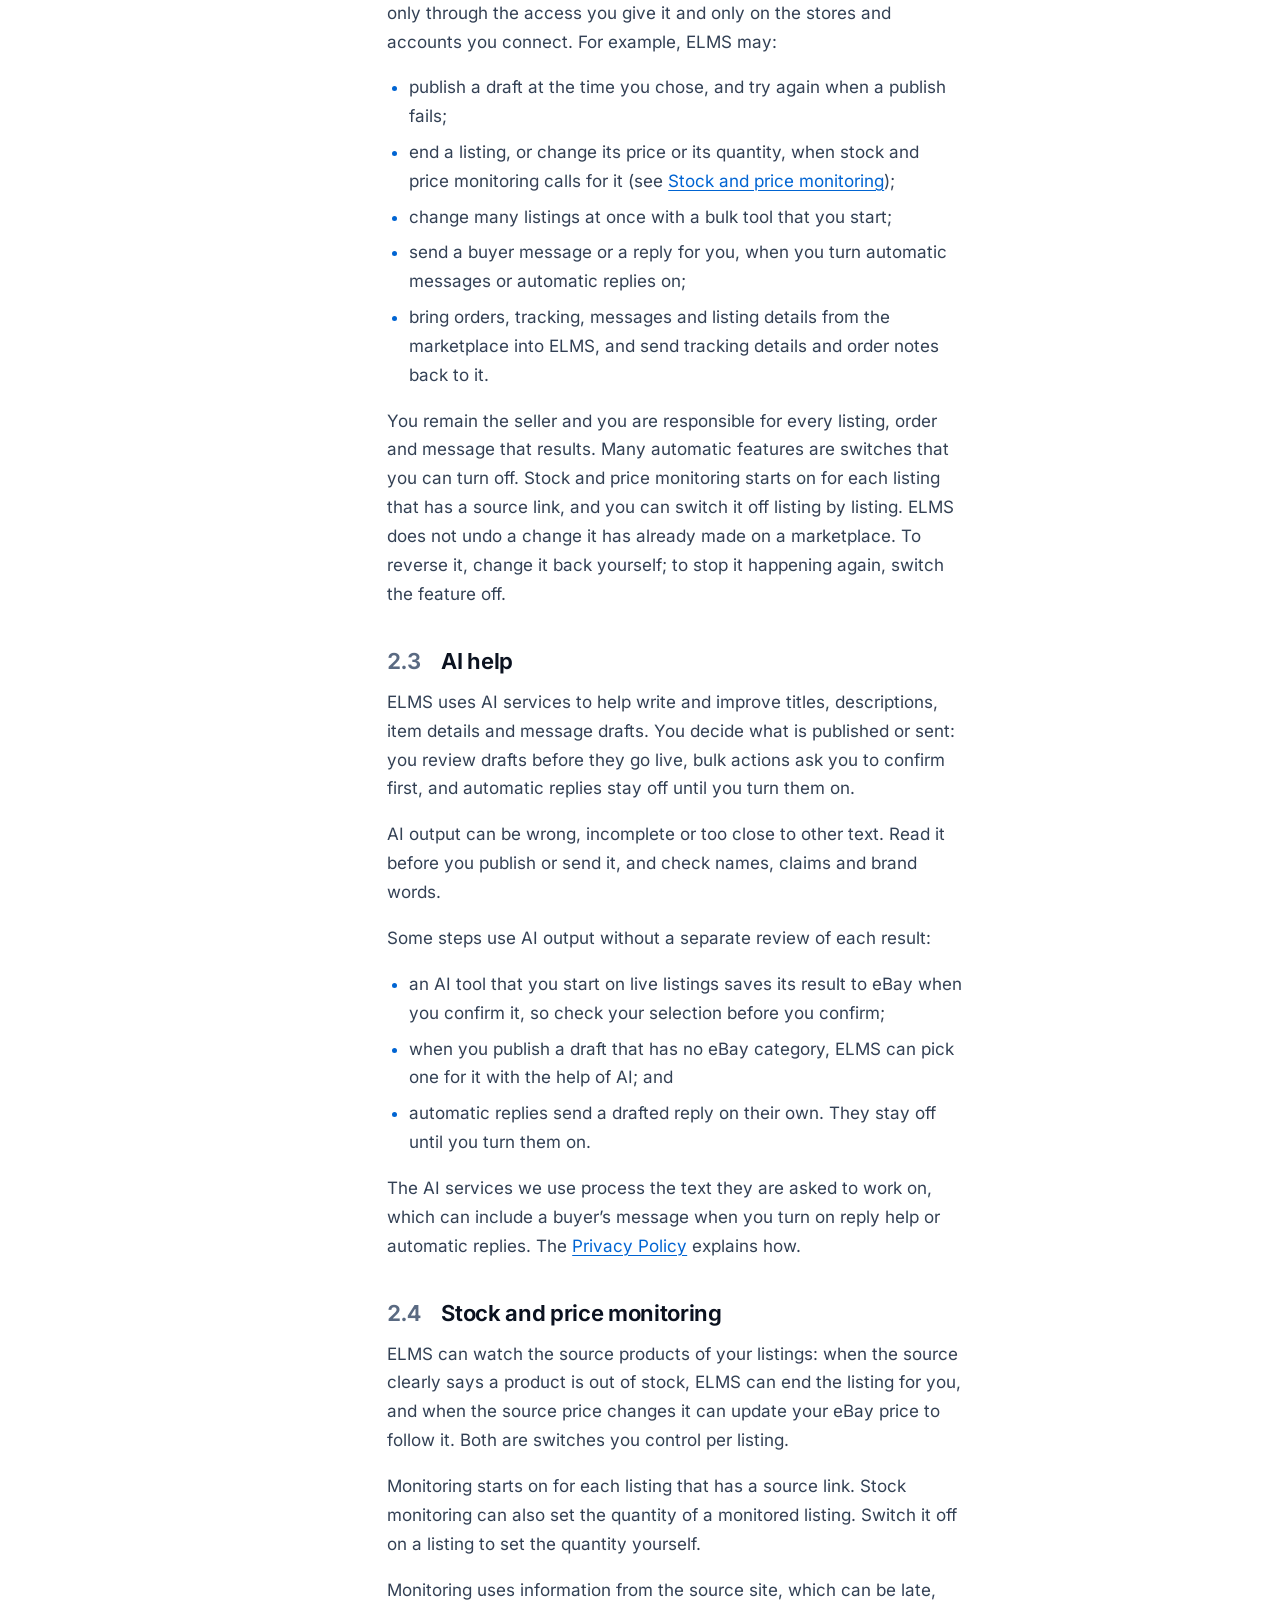
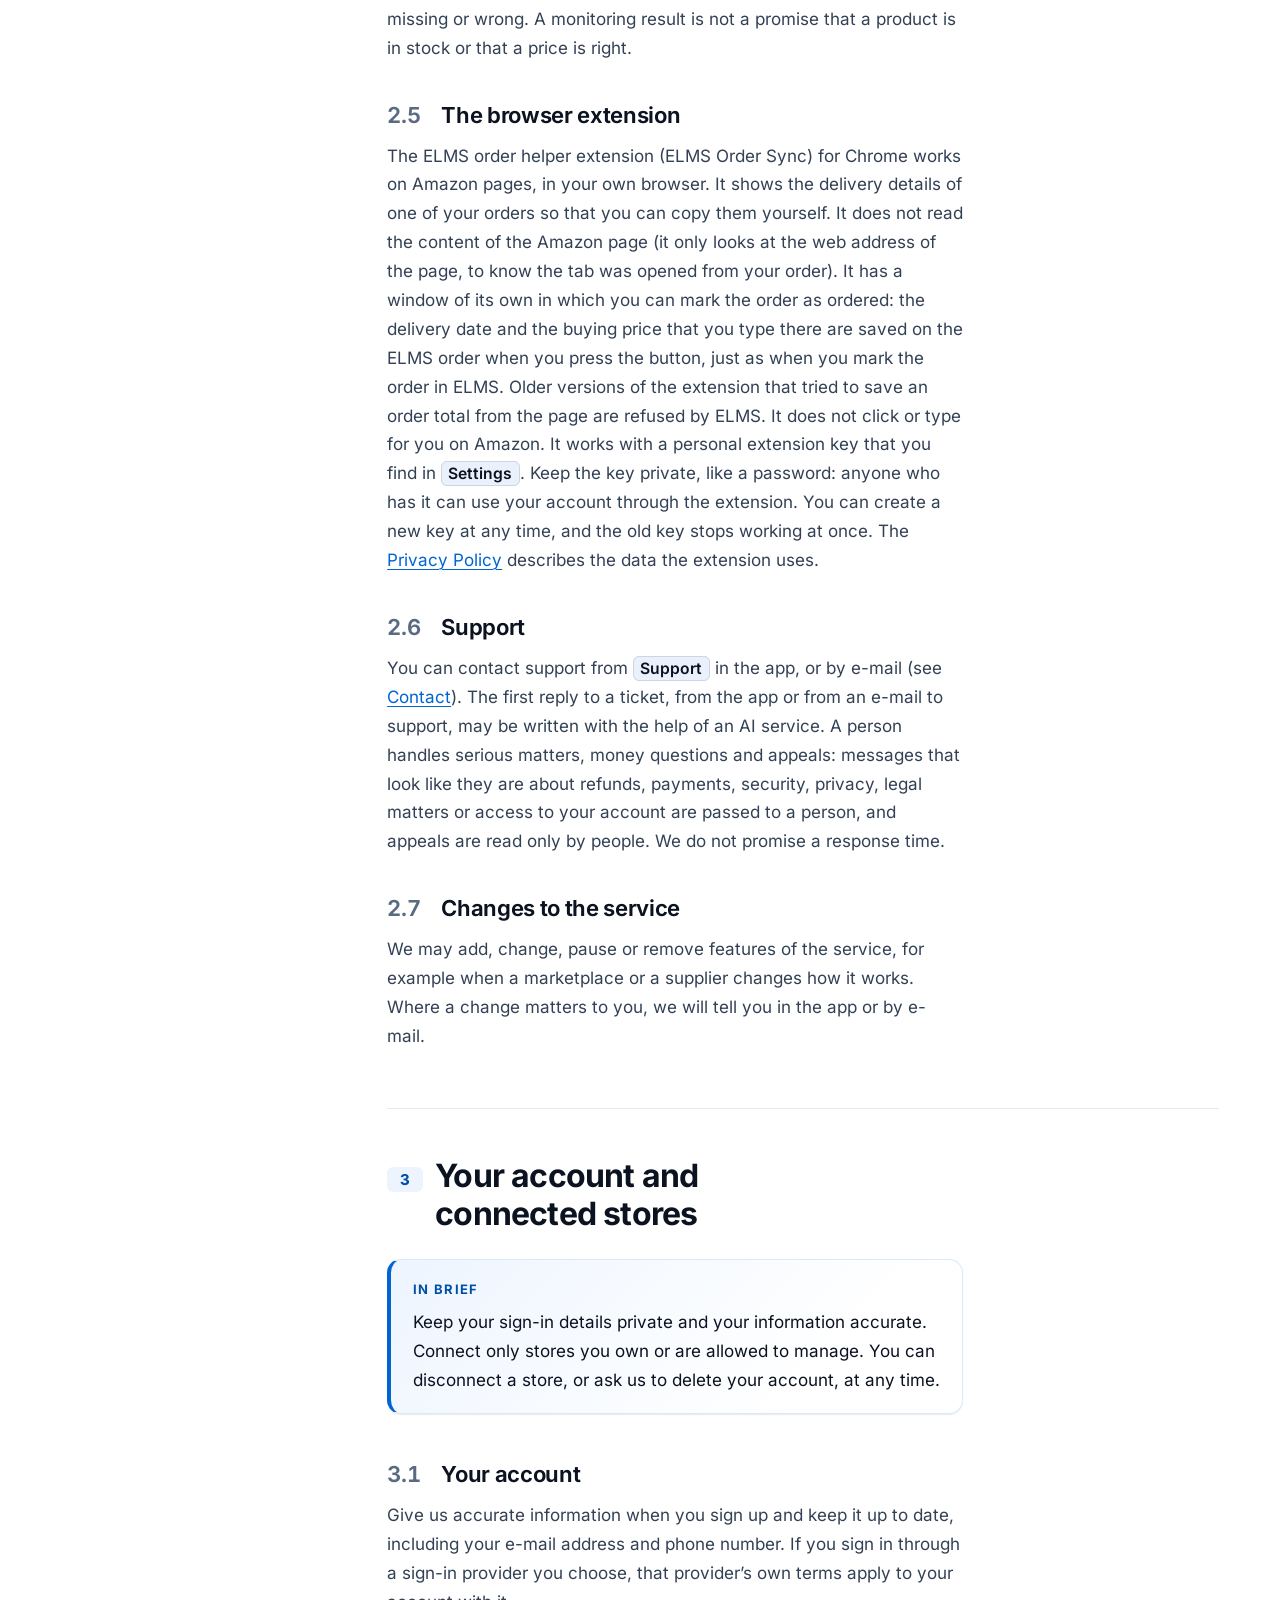
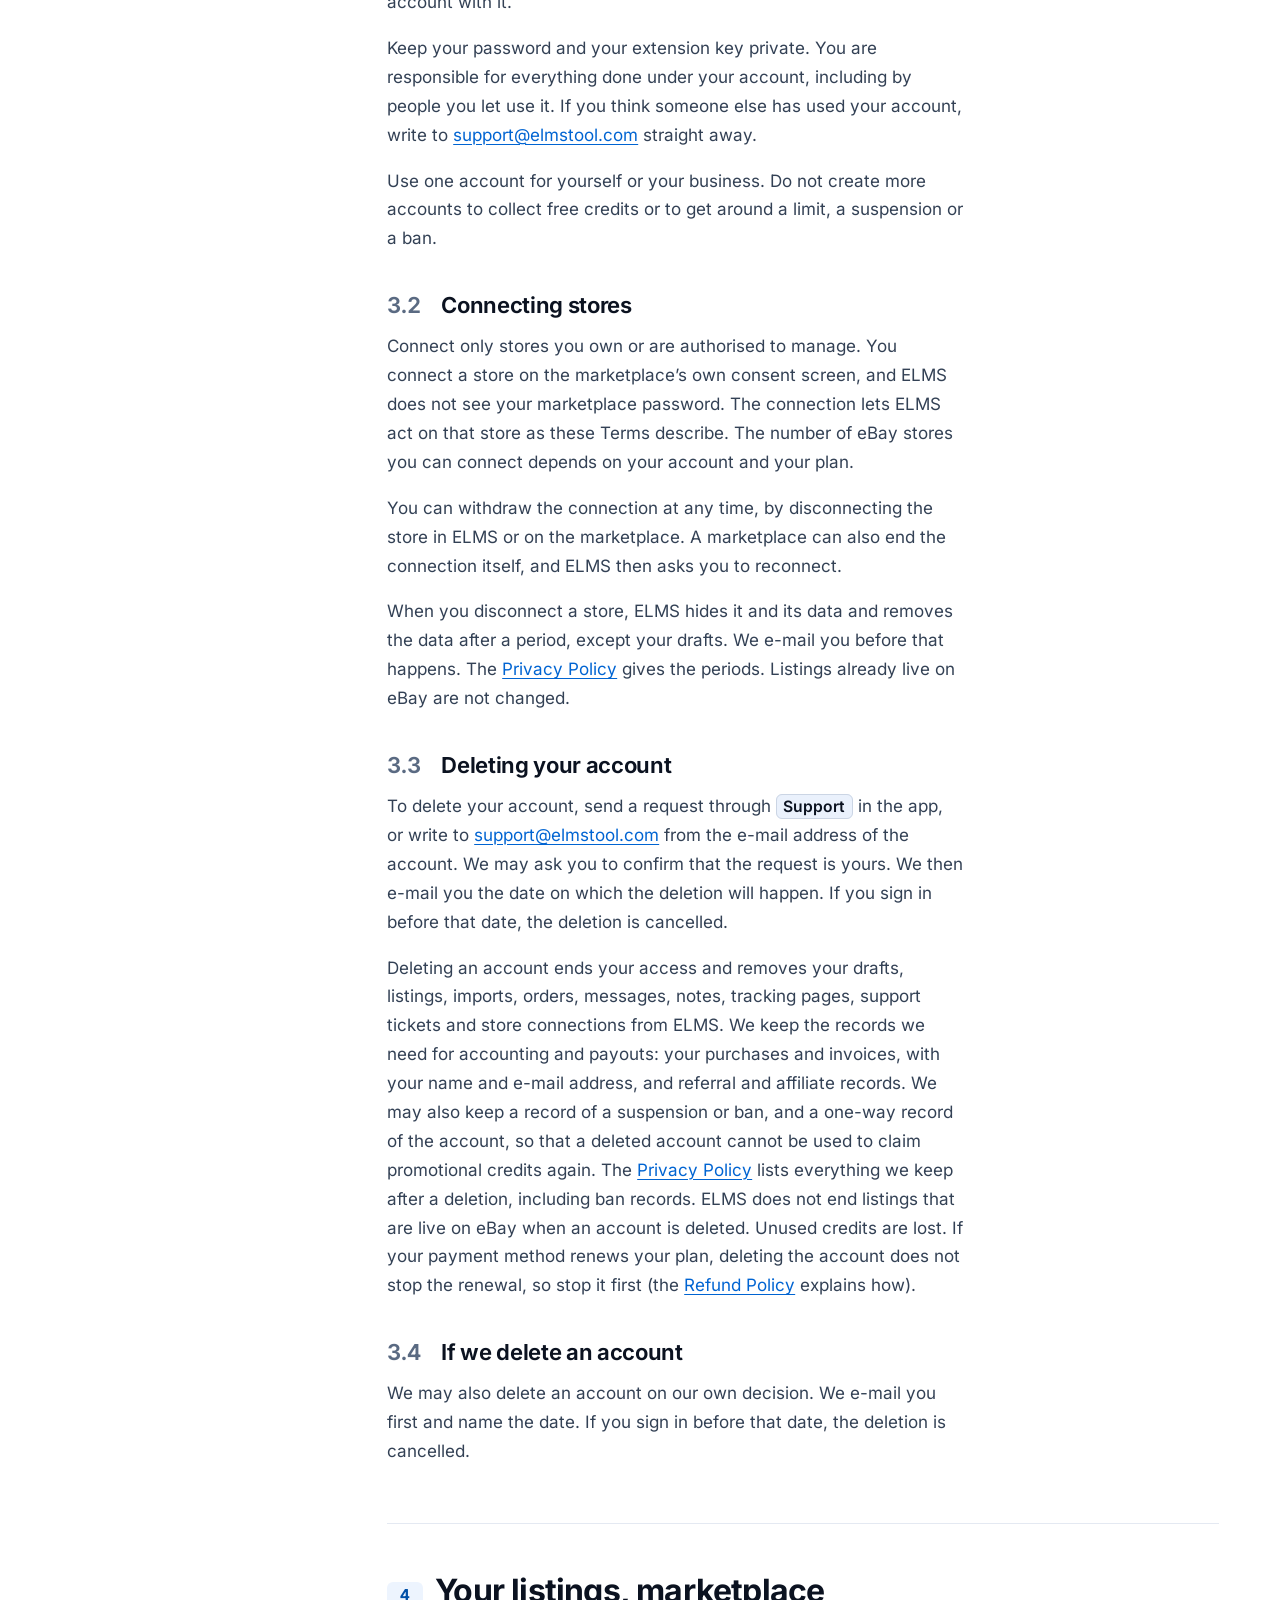
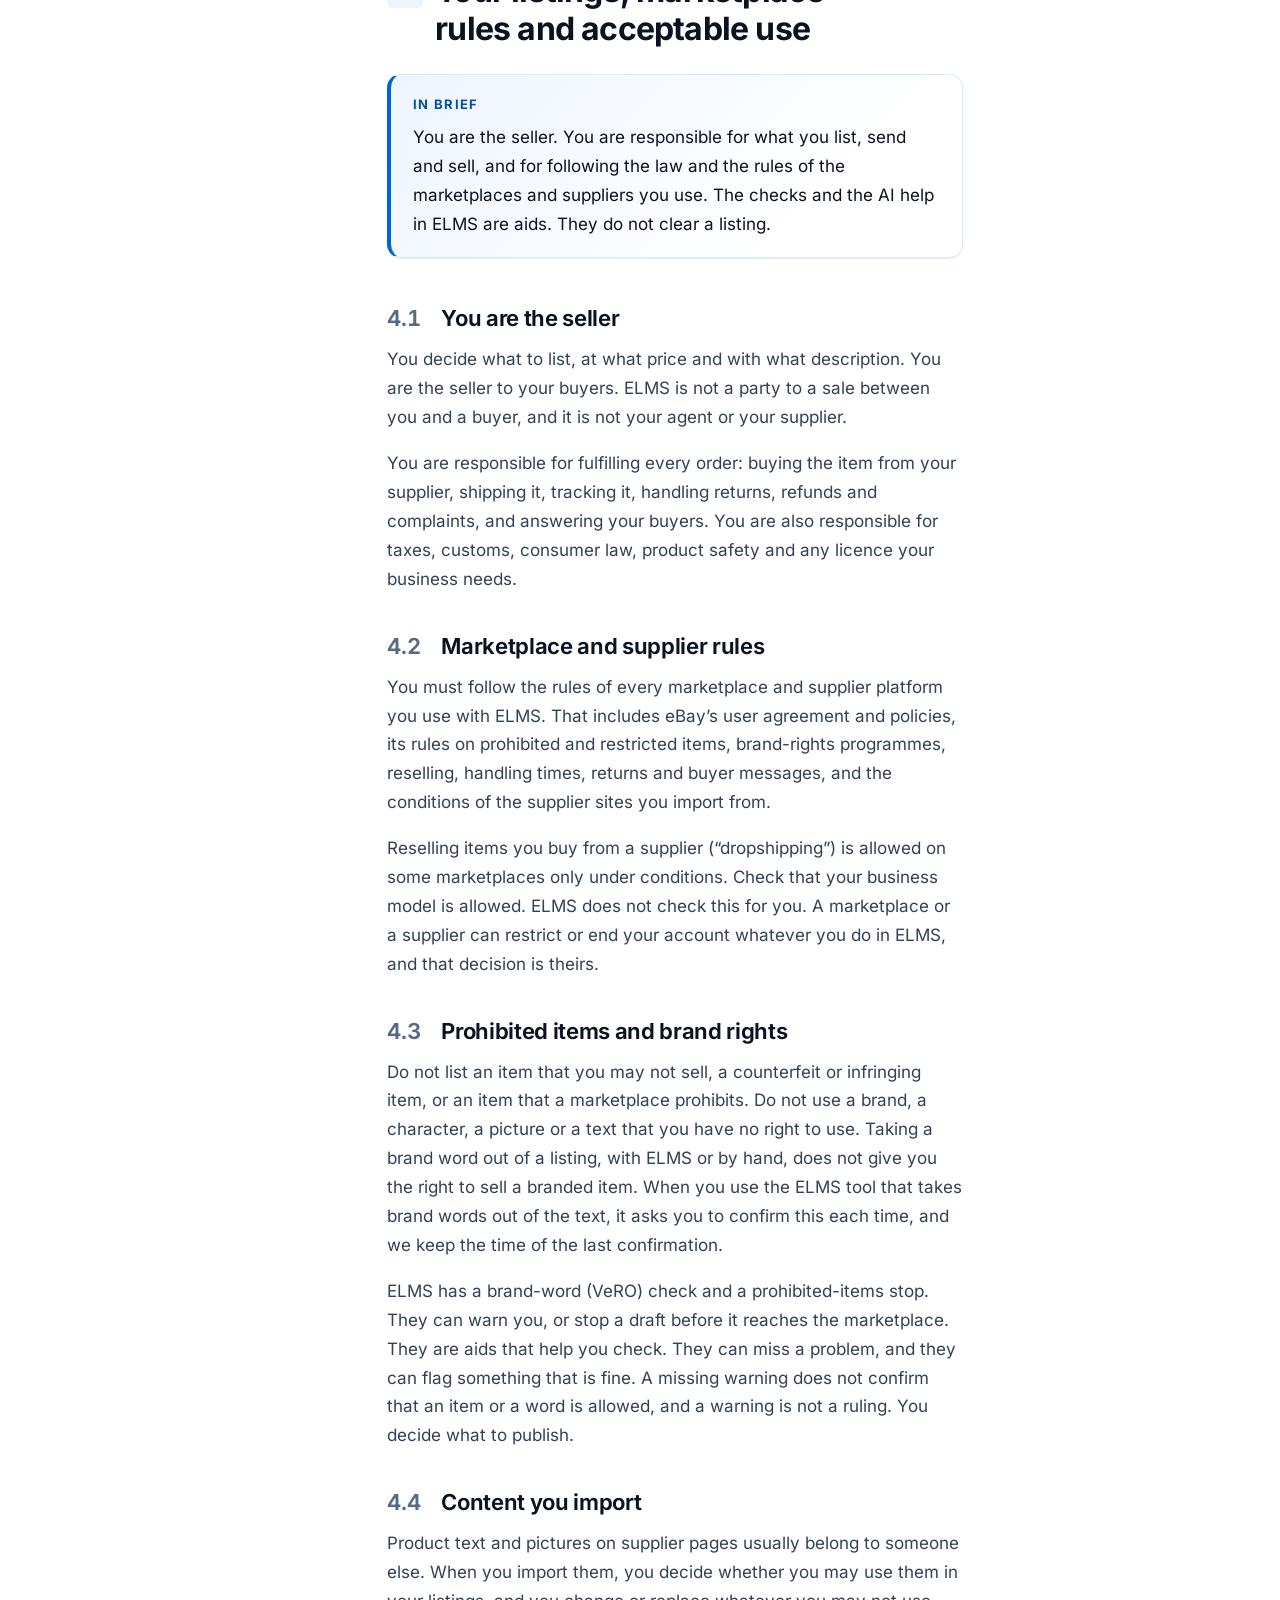
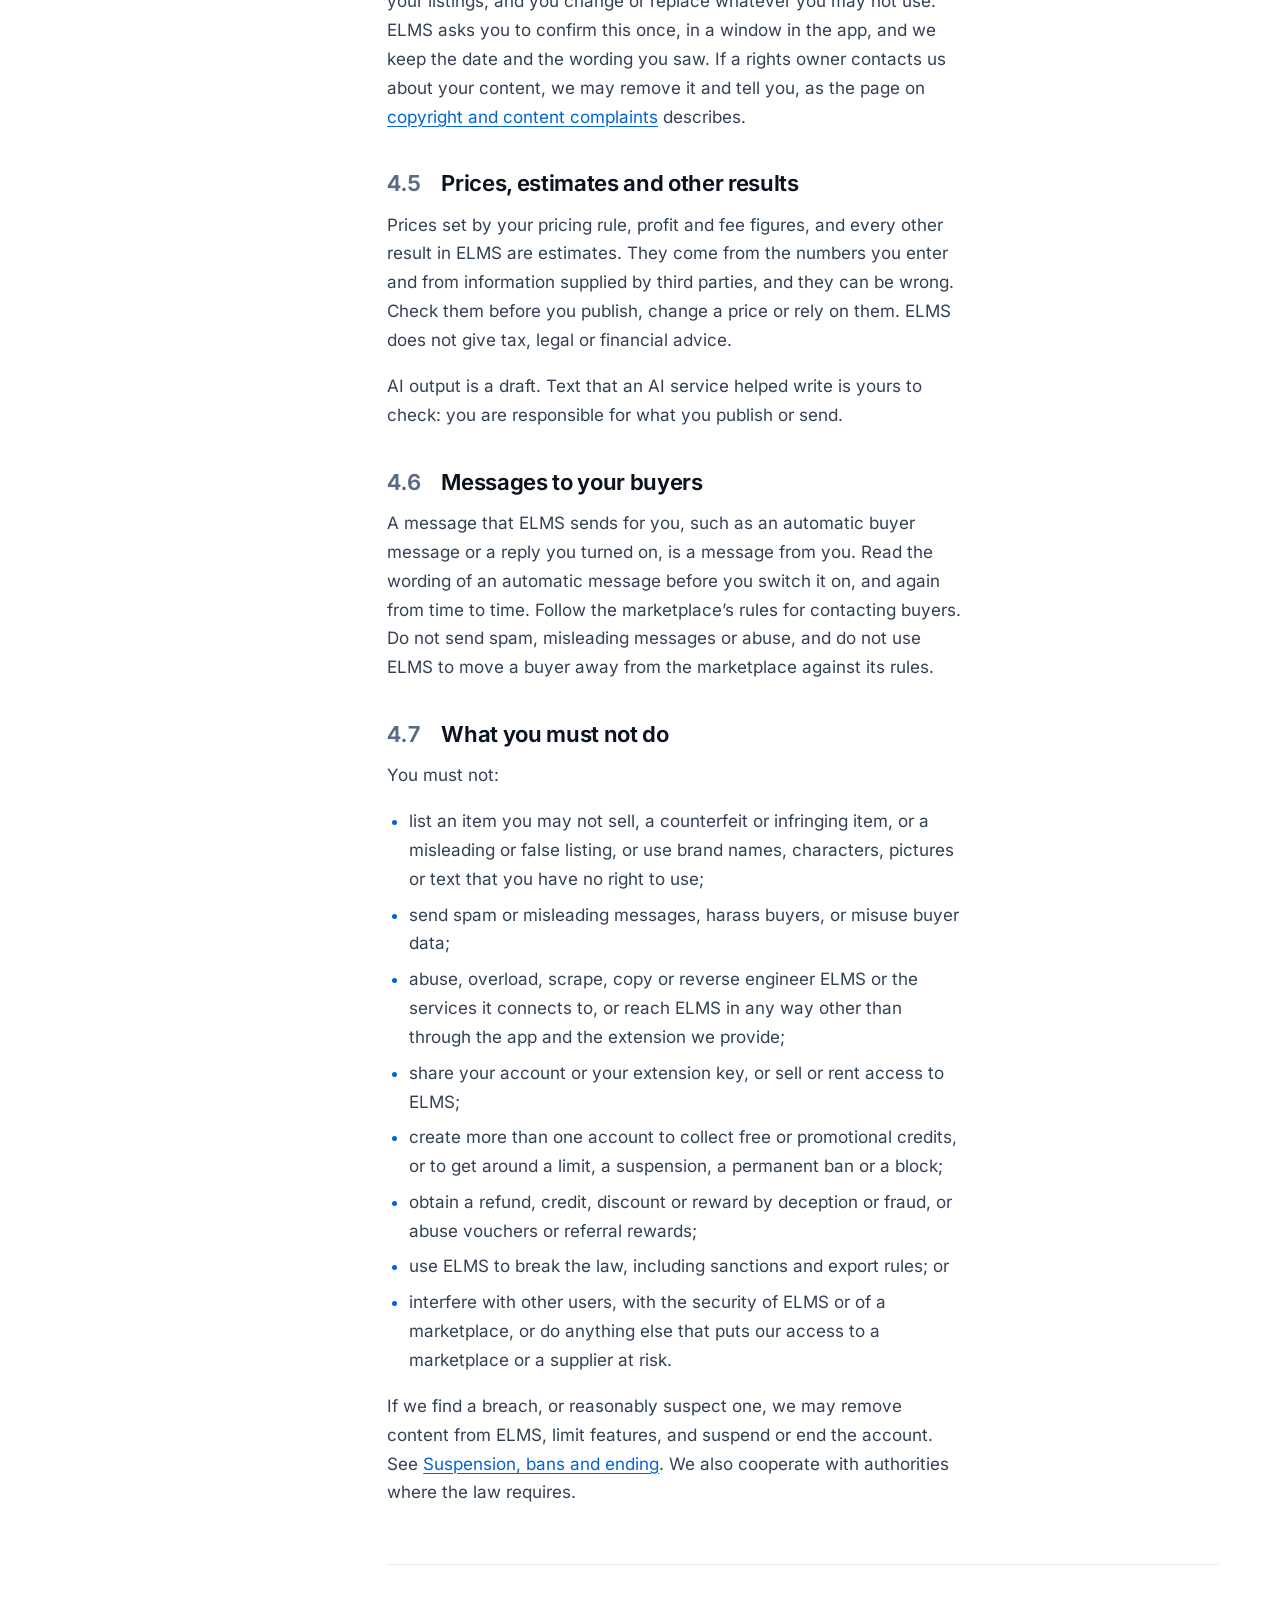
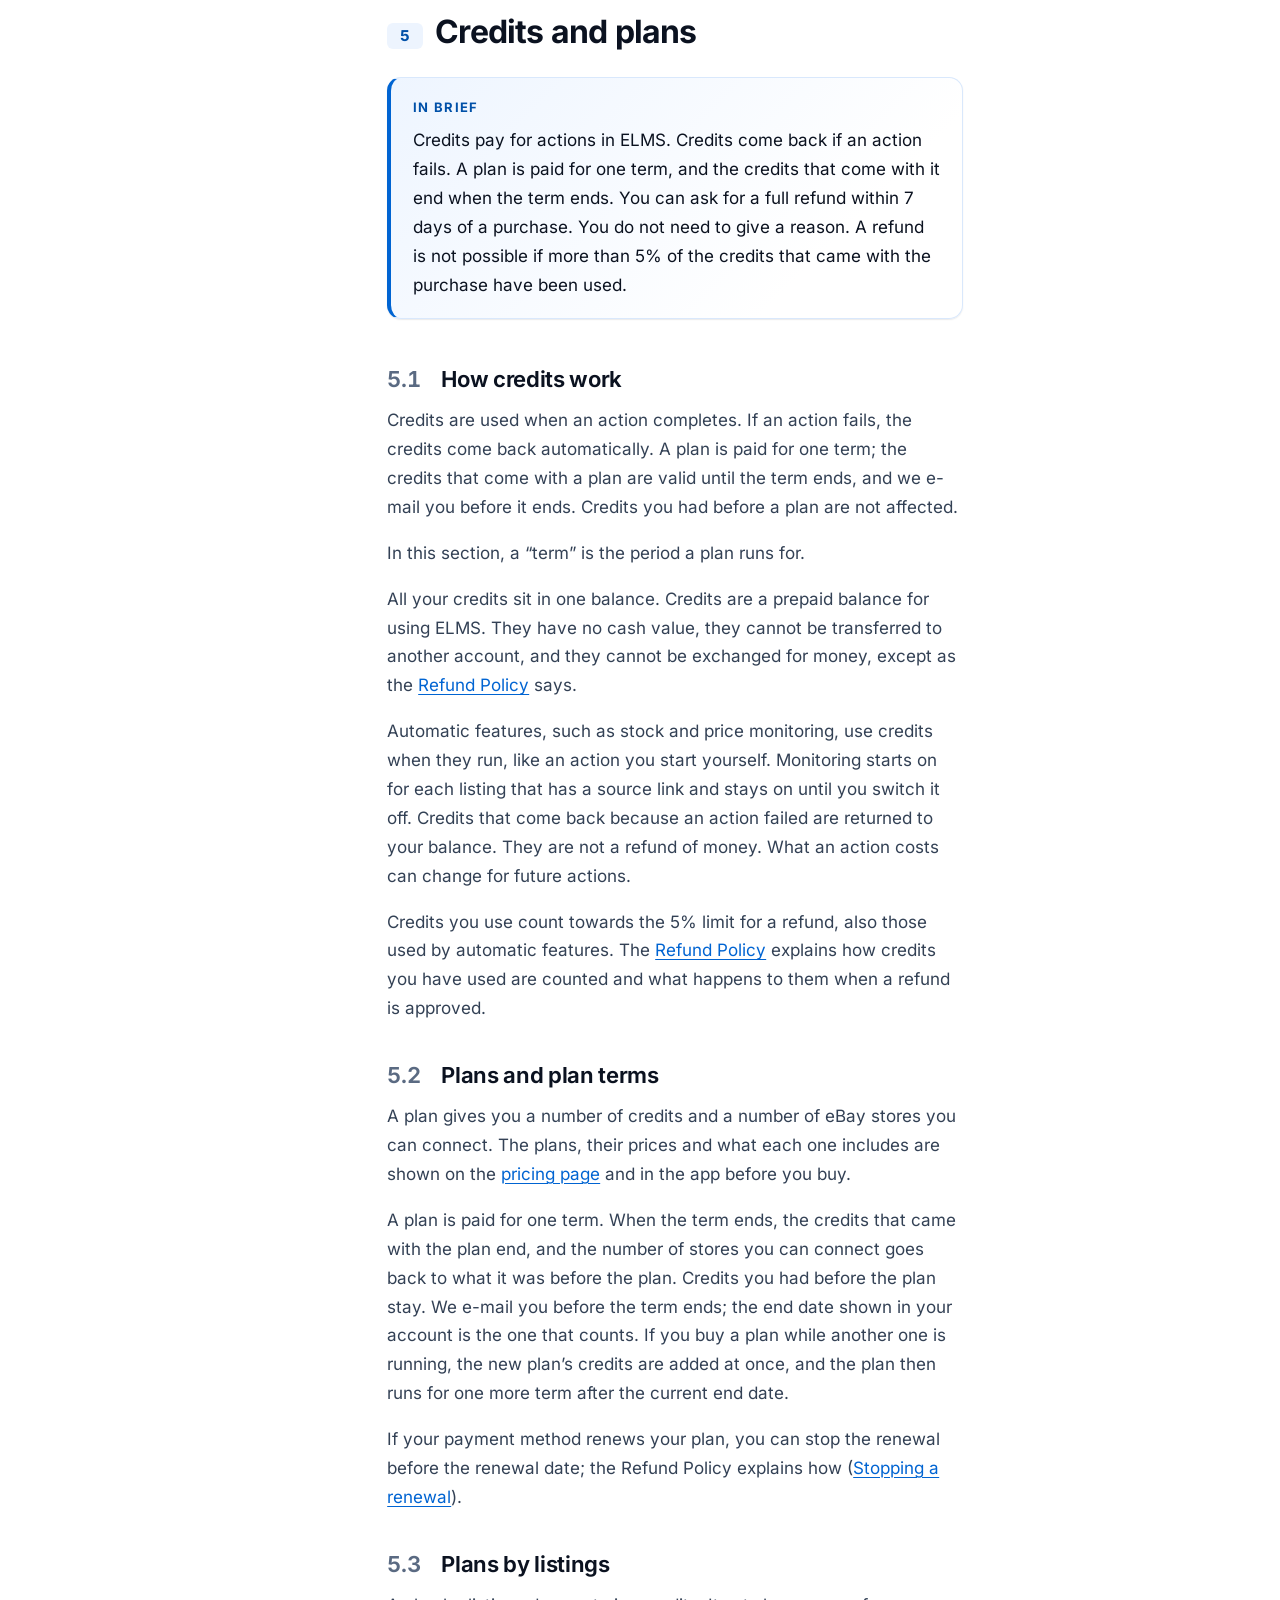
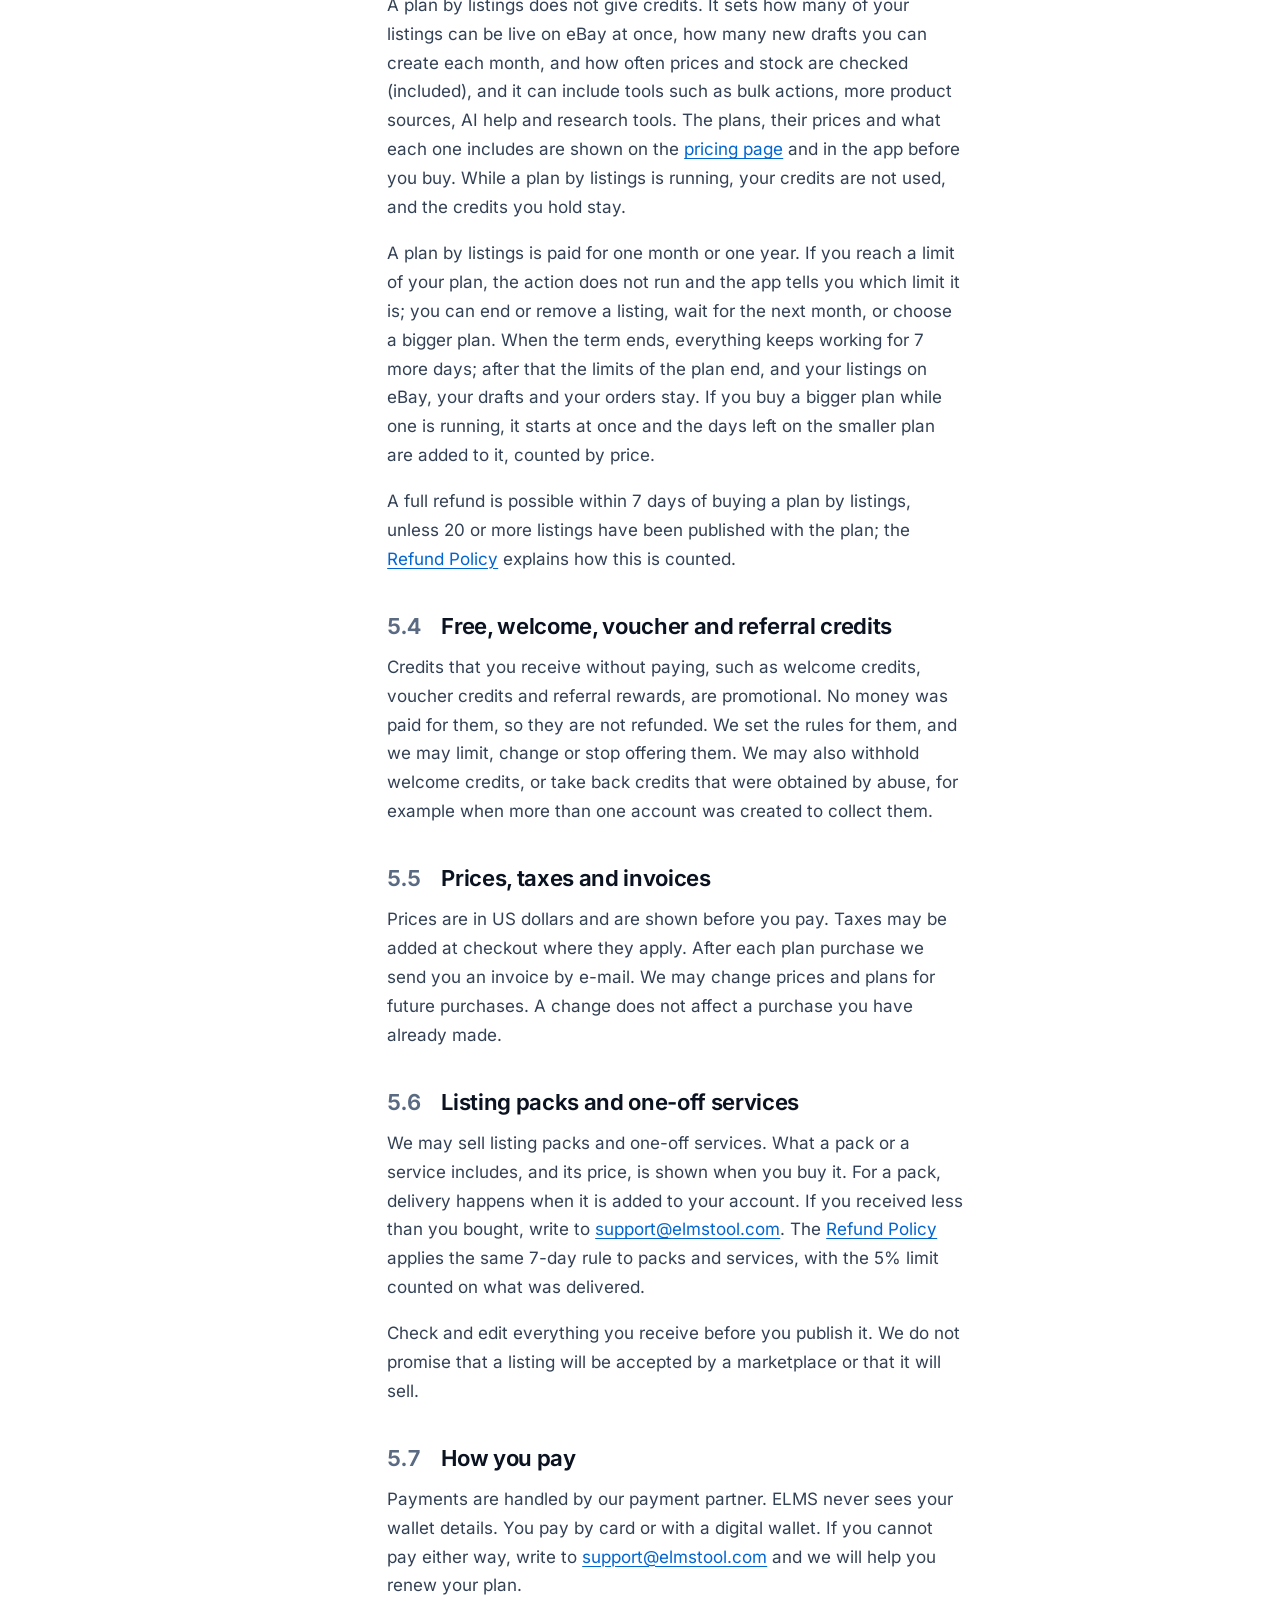
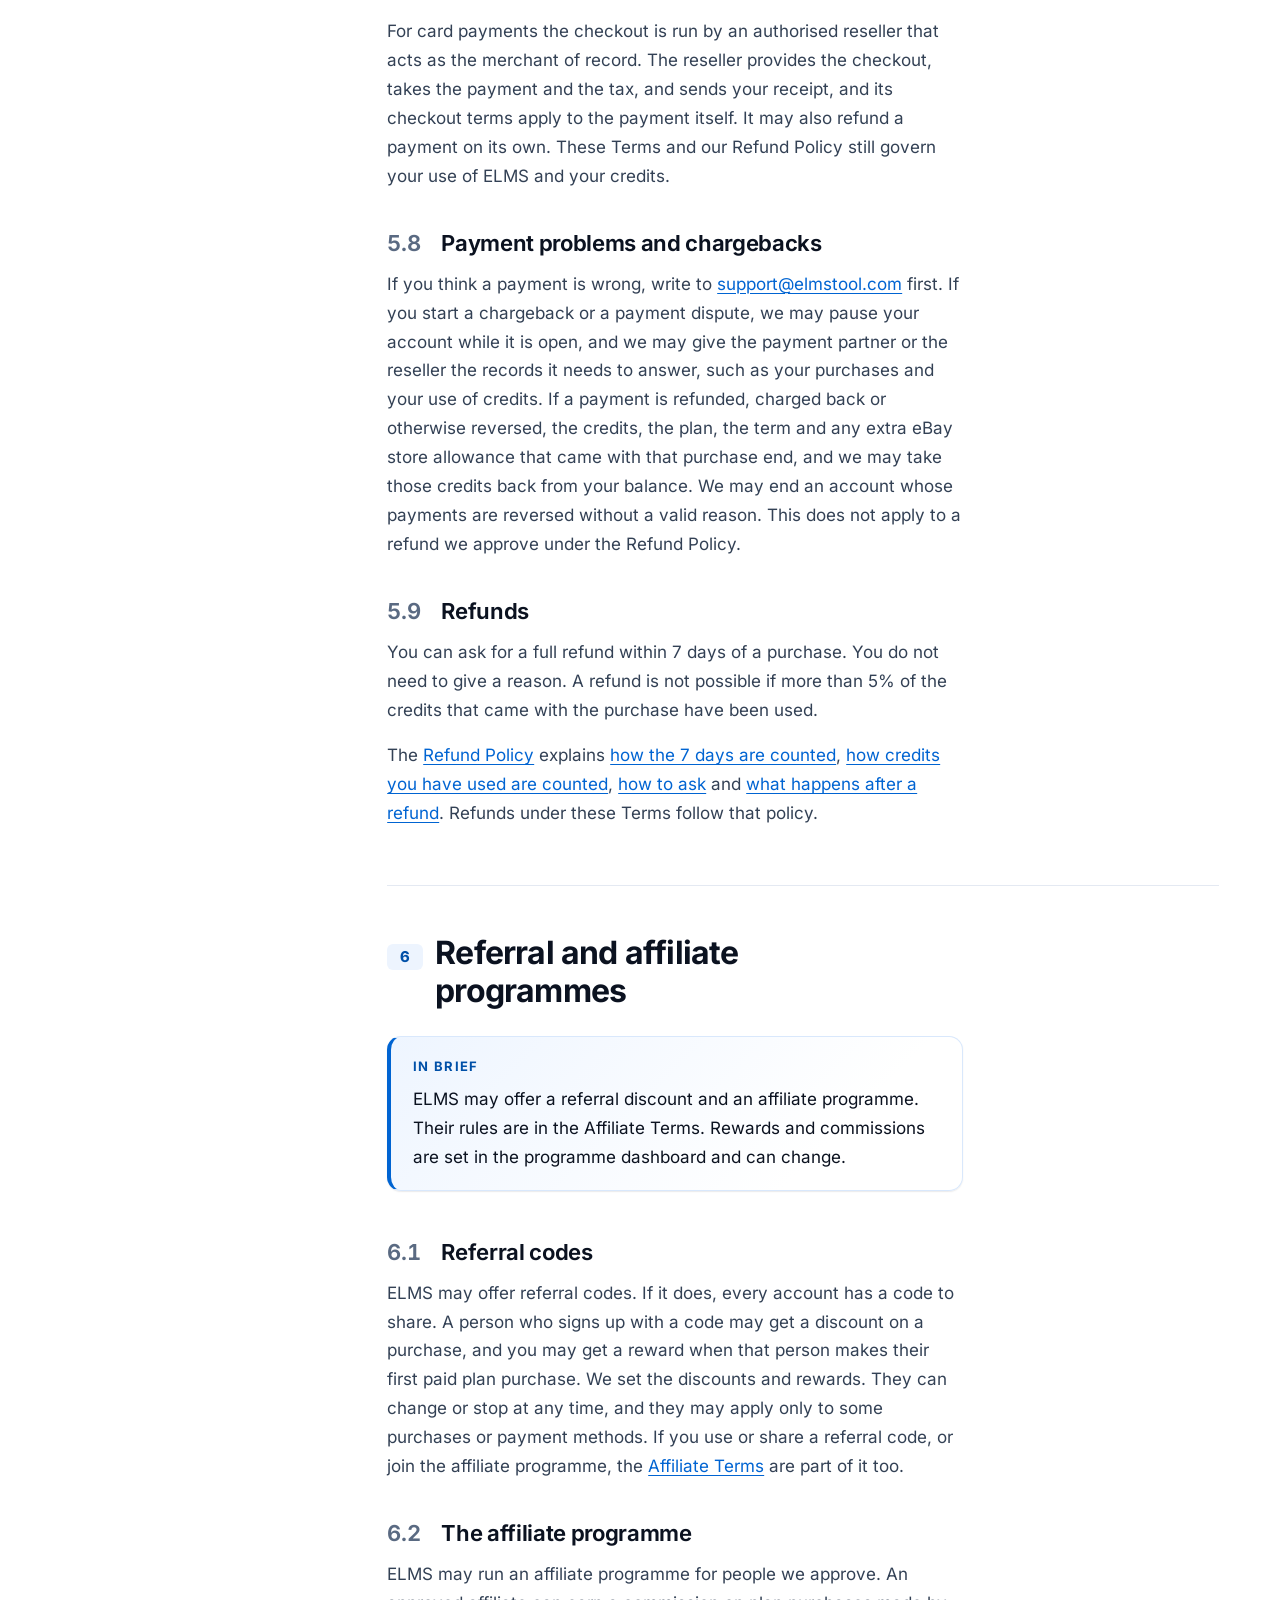
<file: terms.html>
<!doctype html>
<html lang="en">
<head>
<meta charset="utf-8">
<meta name="viewport" content="width=device-width, initial-scale=1">
<title>Terms of Service - ELMS</title>
<meta name="description" content="The ELMS Terms of Service: what the service does, how credits and plans work, your duties as a seller, and how suspension, appeals and ending work.">
<link rel="canonical" href="https://elmstool.com/terms">
<meta property="og:type" content="website">
<meta property="og:site_name" content="ELMS">
<meta property="og:title" content="Terms of Service - ELMS">
<meta property="og:description" content="What ELMS does, how credits and plans work, what we expect from sellers, and how suspension, appeals and ending work.">
<meta property="og:url" content="https://elmstool.com/terms">
<meta property="og:image" content="https://elmstool.com/og-image.png">
<meta property="og:image:width" content="1200">
<meta property="og:image:height" content="630">
<meta property="og:image:alt" content="ELMS logo">
<meta name="twitter:card" content="summary_large_image">
<meta name="twitter:title" content="Terms of Service - ELMS">
<meta name="twitter:description" content="What ELMS does, how credits and plans work, what we expect from sellers, and how suspension, appeals and ending work.">
<meta name="twitter:image" content="https://elmstool.com/og-image.png">
<meta name="twitter:image:alt" content="ELMS logo">
<meta name="theme-color" content="#0064D2">
<meta name="color-scheme" content="light">
<link rel="icon" href="/favicon.ico?v=2" sizes="any">
<link rel="icon" type="image/png" sizes="32x32" href="/favicon-32.png?v=2">
<link rel="icon" type="image/png" sizes="192x192" href="/favicon-192.png?v=2">
<link rel="apple-touch-icon" href="/apple-touch-icon.png?v=2">
<link rel="preload" href="/fonts/inter-latin.woff2" as="font" type="font/woff2" crossorigin>
<link rel="stylesheet" href="/site.css?v=7">
<script src="/site.js?v=6" defer></script>
<script src="/social.js?v=2" defer></script>
</head>
<body>
<!--chrome:header-->
<script>(function(h){h.className+=" js";setTimeout(function(){if(window.ELMS_API===undefined){h.className=h.className.replace(/\s*\bjs\b/,"")}},5000)})(document.documentElement)</script>
<a class="skip-link" href="#main">Skip to main content</a>
<header class="site-header" data-site-header>
  <div class="site-header__bar container">
    <a class="brand" href="/"><img src="/logo-wordmark.png" width="106" height="28" alt="ELMS home"></a>
    <button class="menu-btn" type="button" aria-expanded="false" aria-controls="site-nav" data-menu-btn><span class="menu-btn__bars" aria-hidden="true"></span><span class="menu-btn__label">Menu</span></button>
    <div class="site-nav" id="site-nav" data-site-nav>
      <nav aria-label="Main">
        <ul class="site-nav__list">
          <li><a class="site-nav__link" href="/#features">Features</a></li>
          <li><a class="site-nav__link" href="/#how">How it works</a></li>
          <li><a class="site-nav__link" href="/plans">Pricing</a></li>
          <li><a class="site-nav__link" href="/user-guide">User guide</a></li>
          <li><a class="site-nav__link" href="/contact">Contact</a></li>
        </ul>
      </nav>
      <div class="site-nav__actions">
        <a class="btn btn--ghost btn--sm" href="/signin">Sign in</a>
        <a class="btn btn--primary btn--sm" href="/signup">Get started</a>
      </div>
    </div>
  </div>
</header>
<!--/chrome:header-->
<main id="main" tabindex="-1">

<header class="page-hero">
  <div class="container">
    <div class="page-hero__inner">
      <span class="eyebrow">Legal</span>
      <h1 class="t-h1">Terms of Service</h1>
      <p class="lead">The agreement between you and ELMS: what the service does, how credits and plans work, what we expect from you as a seller, and what happens when an account is suspended or ends.</p>
      <ul class="doc-meta"><li>Last updated <time datetime="2026-10-22">October 22, 2026</time></li><li>Version 2.6</li></ul>
    </div>
  </div>
</header>

<div class="container">
  <a class="skip-link" href="#short-version">Skip contents</a>
  <div class="doc doc--numbered">
    <div class="doc__aside">
      <nav class="toc" aria-label="Contents">
        <details class="toc__details" open data-toc>
          <summary class="toc__summary">Contents</summary>
          <ol class="toc__list">
            <li><a class="toc__link" href="#agreement">Agreement and acceptance</a></li>
            <li><a class="toc__link" href="#service">The service</a></li>
            <li><a class="toc__link" href="#account">Your account and connected stores</a></li>
            <li><a class="toc__link" href="#rules">Your listings, marketplace rules and acceptable use</a></li>
            <li><a class="toc__link" href="#credits">Credits and plans</a></li>
            <li><a class="toc__link" href="#programmes">Referral and affiliate programmes</a></li>
            <li><a class="toc__link" href="#content">Content and licence</a></li>
            <li><a class="toc__link" href="#platforms">Third-party platforms</a></li>
            <li><a class="toc__link" href="#privacy">Privacy and buyer data</a></li>
            <li><a class="toc__link" href="#ending">Suspension, bans and ending</a></li>
            <li><a class="toc__link" href="#guarantees">No guarantees</a></li>
            <li><a class="toc__link" href="#liability">Limitation of liability</a></li>
            <li><a class="toc__link" href="#indemnity">Indemnity</a></li>
            <li><a class="toc__link" href="#law">Governing law and disputes</a></li>
            <li><a class="toc__link" href="#changes">Changes to the Terms</a></li>
            <li><a class="toc__link" href="#trademarks">Trademarks</a></li>
            <li><a class="toc__link" href="#general">General</a></li>
            <li><a class="toc__link" href="#contact">Contact</a></li>
          </ol>
        </details>
      </nav>
    </div>
    <div class="doc__main prose">

      <div class="callout callout--info" id="short-version" role="note"><svg class="icon" aria-hidden="true" focusable="false"><use href="#i-info"/></svg><div class="callout__body"><p class="callout__title">The short version</p>
        <ul>
          <li>ELMS is built for people who sell for business. You are the seller and you are responsible for your listings, orders and messages.</li>
          <li>You authorise ELMS to carry out the actions you set up or request on your connected accounts. Many automatic ones are switches you can turn off.</li>
          <li>Credits pay for actions. Credits come back when an action fails.</li>
          <li>You keep your content and give ELMS a licence to use it as these Terms describe. You confirm that you have the right to use what you import. <a href="#content">Read the details</a>.</li>
          <li>We may suspend or end an account that breaks these Terms. A suspension can be appealed. A permanent ban is final.</li>
        </ul>
      </div></div>

      <section class="doc-section">
        <h2 id="agreement">Agreement and acceptance</h2>
        <div class="callout callout--brief" role="note"><p class="callout__title">In brief</p><p>These Terms are the agreement between you and ELMS. You accept them when you create an account or use ELMS. ELMS is built for people who sell for business, and you must be at least 18 years old.</p></div>

        <h3 id="parties">Who is who</h3>
        <p>ELMS (&ldquo;we&rdquo;, &ldquo;us&rdquo;, &ldquo;our&rdquo;) provides the ELMS service. &ldquo;The service&rdquo; means the ELMS website, the ELMS app, the ELMS Order Sync browser extension and the e-mails we send you. &ldquo;You&rdquo; means the person who creates the account and, if you use ELMS for a company, that company. A &ldquo;marketplace&rdquo; is a selling platform you connect to ELMS, such as eBay. A &ldquo;supplier platform&rdquo; is a site you import product information from, such as Amazon.</p>

        <h3 id="documents">What the agreement includes</h3>
        <p>These Terms, the <a href="/refund">Refund Policy</a> and the <a href="/privacy">Privacy Policy</a> form one agreement between you and us. If you use or share a referral code, or join the affiliate programme, the <a href="/affiliate-terms">Affiliate Terms</a> are part of it too. The page on <a href="/copyright">copyright and content complaints</a> explains how rights owners contact us.</p>
        <p>If the Affiliate Terms differ from these Terms about a programme, the Affiliate Terms decide. About refunds, the Refund Policy decides.</p>
        <p>The &ldquo;In brief&rdquo; boxes are short summaries to help you read. If a box and the text under it differ, the text decides.</p>

        <h3 id="accepting">How you accept</h3>
        <p>You accept these Terms when you tick the box at sign-up, when you continue with a sign-in provider you choose, or when you first use ELMS, whichever comes first. If you do not agree, do not use ELMS.</p>

        <h3 id="eligibility">Who may use ELMS</h3>
        <p>ELMS is built for people who sell for business. You must be at least 18 years old and able to enter a binding contract where you live. If you accept these Terms for a company, you confirm that you have the authority to bind it. You must not use ELMS if the law bars you from doing so, including under sanctions or export rules.</p>
        <p>If the law treats you as a consumer anyway, nothing in these Terms removes the rights you have by law, and the <a href="/refund#legal-rights">Refund Policy</a> says how to use them.</p>
      </section>

      <section class="doc-section">
        <h2 id="service">The service</h2>
        <div class="callout callout--brief" role="note"><p class="callout__title">In brief</p><p>ELMS is a set of tools for turning supplier products into eBay listings and managing them. You stay the seller. You authorise ELMS to carry out the actions you set up or request on your connected accounts, including automatic ones. Many automatic features are switches you control.</p></div>

        <h3 id="what-elms-does">What ELMS does</h3>
        <p>ELMS brings product information from supplier platforms you choose, mainly Amazon, into drafts. You can edit and improve the drafts, publish them to your eBay store, keep live listings up to date, follow orders and tracking, answer buyers and see the profit on your orders. You work in the web app. The <a href="/user-guide">user guide</a> describes each feature.</p>

        <h3 id="authorisation">What you authorise ELMS to do</h3>
        <p>You authorise ELMS to carry out, on your connected accounts, the actions you set up or request, including automatic ones. ELMS acts only through the access you give it and only on the stores and accounts you connect. For example, ELMS may:</p>
        <ul>
          <li>publish a draft at the time you chose, and try again when a publish fails;</li>
          <li>end a listing, or change its price or its quantity, when stock and price monitoring calls for it (see <a href="#monitoring">Stock and price monitoring</a>);</li>
          <li>change many listings at once with a bulk tool that you start;</li>
          <li>send a buyer message or a reply for you, when you turn automatic messages or automatic replies on;</li>
          <li>bring orders, tracking, messages and listing details from the marketplace into ELMS, and send tracking details and order notes back to it.</li>
        </ul>
        <p>You remain the seller and you are responsible for every listing, order and message that results. Many automatic features are switches that you can turn off. Stock and price monitoring starts on for each listing that has a source link, and you can switch it off listing by listing. ELMS does not undo a change it has already made on a marketplace. To reverse it, change it back yourself; to stop it happening again, switch the feature off.</p>

        <h3 id="ai">AI help</h3>
        <p>ELMS uses AI services to help write and improve titles, descriptions, item details and message drafts. You decide what is published or sent: you review drafts before they go live, bulk actions ask you to confirm first, and automatic replies stay off until you turn them on.</p>
        <p>AI output can be wrong, incomplete or too close to other text. Read it before you publish or send it, and check names, claims and brand words.</p>
        <p>Some steps use AI output without a separate review of each result:</p>
        <ul>
          <li>an AI tool that you start on live listings saves its result to eBay when you confirm it, so check your selection before you confirm;</li>
          <li>when you publish a draft that has no eBay category, ELMS can pick one for it with the help of AI; and</li>
          <li>automatic replies send a drafted reply on their own. They stay off until you turn them on.</li>
        </ul>
        <p>The AI services we use process the text they are asked to work on, which can include a buyer&rsquo;s message when you turn on reply help or automatic replies. The <a href="/privacy#ai">Privacy Policy</a> explains how.</p>

        <h3 id="monitoring">Stock and price monitoring</h3>
        <p>ELMS can watch the source products of your listings: when the source clearly says a product is out of stock, ELMS can end the listing for you, and when the source price changes it can update your eBay price to follow it. Both are switches you control per listing.</p>
        <p>Monitoring starts on for each listing that has a source link. Stock monitoring can also set the quantity of a monitored listing. Switch it off on a listing to set the quantity yourself.</p>
        <p>Monitoring uses information from the source site, which can be late, missing or wrong. A monitoring result is not a promise that a product is in stock or that a price is right.</p>

        <h3 id="extension">The browser extension</h3>
        <p>The ELMS order helper extension (ELMS Order Sync) for Chrome works on Amazon pages, in your own browser. It shows the delivery details of one of your orders so that you can copy them yourself. It does not read the content of the Amazon page (it only looks at the web address of the page, to know the tab was opened from your order). It has a window of its own in which you can mark the order as ordered: the delivery date and the buying price that you type there are saved on the ELMS order when you press the button, just as when you mark the order in ELMS. Older versions of the extension that tried to save an order total from the page are refused by ELMS. It does not click or type for you on Amazon. It works with a personal extension key that you find in <span class="term">Settings</span>. Keep the key private, like a password: anyone who has it can use your account through the extension. You can create a new key at any time, and the old key stops working at once. The <a href="/privacy">Privacy Policy</a> describes the data the extension uses.</p>

        <h3 id="support">Support</h3>
        <p>You can contact support from <span class="term">Support</span> in the app, or by e-mail (see <a href="#contact">Contact</a>). The first reply to a ticket, from the app or from an e-mail to support, may be written with the help of an AI service. A person handles serious matters, money questions and appeals: messages that look like they are about refunds, payments, security, privacy, legal matters or access to your account are passed to a person, and appeals are read only by people. We do not promise a response time.</p>

        <h3 id="service-changes">Changes to the service</h3>
        <p>We may add, change, pause or remove features of the service, for example when a marketplace or a supplier changes how it works. Where a change matters to you, we will tell you in the app or by e-mail.</p>
      </section>

      <section class="doc-section">
        <h2 id="account">Your account and connected stores</h2>
        <div class="callout callout--brief" role="note"><p class="callout__title">In brief</p><p>Keep your sign-in details private and your information accurate. Connect only stores you own or are allowed to manage. You can disconnect a store, or ask us to delete your account, at any time.</p></div>

        <h3 id="your-account">Your account</h3>
        <p>Give us accurate information when you sign up and keep it up to date, including your e-mail address and phone number. If you sign in through a sign-in provider you choose, that provider&rsquo;s own terms apply to your account with it.</p>
        <p>Keep your password and your extension key private. You are responsible for everything done under your account, including by people you let use it. If you think someone else has used your account, write to <a href="mailto:support@elmstool.com">support@elmstool.com</a> straight away.</p>
        <p>Use one account for yourself or your business. Do not create more accounts to collect free credits or to get around a limit, a suspension or a ban.</p>

        <h3 id="stores">Connecting stores</h3>
        <p>Connect only stores you own or are authorised to manage. You connect a store on the marketplace&rsquo;s own consent screen, and ELMS does not see your marketplace password. The connection lets ELMS act on that store as these Terms describe. The number of eBay stores you can connect depends on your account and your plan.</p>
        <p>You can withdraw the connection at any time, by disconnecting the store in ELMS or on the marketplace. A marketplace can also end the connection itself, and ELMS then asks you to reconnect.</p>
        <p>When you disconnect a store, ELMS hides it and its data and removes the data after a period, except your drafts. We e-mail you before that happens. The <a href="/privacy">Privacy Policy</a> gives the periods. Listings already live on eBay are not changed.</p>

        <h3 id="deleting">Deleting your account</h3>
        <p>To delete your account, send a request through <span class="term">Support</span> in the app, or write to <a href="mailto:support@elmstool.com">support@elmstool.com</a> from the e-mail address of the account. We may ask you to confirm that the request is yours. We then e-mail you the date on which the deletion will happen. If you sign in before that date, the deletion is cancelled.</p>
        <p>Deleting an account ends your access and removes your drafts, listings, imports, orders, messages, notes, tracking pages, support tickets and store connections from ELMS. We keep the records we need for accounting and payouts: your purchases and invoices, with your name and e-mail address, and referral and affiliate records. We may also keep a record of a suspension or ban, and a one-way record of the account, so that a deleted account cannot be used to claim promotional credits again. The <a href="/privacy#deleting">Privacy Policy</a> lists everything we keep after a deletion, including ban records. ELMS does not end listings that are live on eBay when an account is deleted. Unused credits are lost. If your payment method renews your plan, deleting the account does not stop the renewal, so stop it first (the <a href="/refund#renewal">Refund Policy</a> explains how).</p>

        <h3 id="deletion-by-us">If we delete an account</h3>
        <p>We may also delete an account on our own decision. We e-mail you first and name the date. If you sign in before that date, the deletion is cancelled.</p>
      </section>

      <section class="doc-section">
        <h2 id="rules">Your listings, marketplace rules and acceptable use</h2>
        <div class="callout callout--brief" role="note"><p class="callout__title">In brief</p><p>You are the seller. You are responsible for what you list, send and sell, and for following the law and the rules of the marketplaces and suppliers you use. The checks and the AI help in ELMS are aids. They do not clear a listing.</p></div>

        <h3 id="seller">You are the seller</h3>
        <p>You decide what to list, at what price and with what description. You are the seller to your buyers. ELMS is not a party to a sale between you and a buyer, and it is not your agent or your supplier.</p>
        <p>You are responsible for fulfilling every order: buying the item from your supplier, shipping it, tracking it, handling returns, refunds and complaints, and answering your buyers. You are also responsible for taxes, customs, consumer law, product safety and any licence your business needs.</p>

        <h3 id="marketplace-rules">Marketplace and supplier rules</h3>
        <p>You must follow the rules of every marketplace and supplier platform you use with ELMS. That includes eBay&rsquo;s user agreement and policies, its rules on prohibited and restricted items, brand-rights programmes, reselling, handling times, returns and buyer messages, and the conditions of the supplier sites you import from.</p>
        <p>Reselling items you buy from a supplier (&ldquo;dropshipping&rdquo;) is allowed on some marketplaces only under conditions. Check that your business model is allowed. ELMS does not check this for you. A marketplace or a supplier can restrict or end your account whatever you do in ELMS, and that decision is theirs.</p>

        <h3 id="restricted">Prohibited items and brand rights</h3>
        <p>Do not list an item that you may not sell, a counterfeit or infringing item, or an item that a marketplace prohibits. Do not use a brand, a character, a picture or a text that you have no right to use. Taking a brand word out of a listing, with ELMS or by hand, does not give you the right to sell a branded item. When you use the ELMS tool that takes brand words out of the text, it asks you to confirm this each time, and we keep the time of the last confirmation.</p>
        <p>ELMS has a brand-word (VeRO) check and a prohibited-items stop. They can warn you, or stop a draft before it reaches the marketplace. They are aids that help you check. They can miss a problem, and they can flag something that is fine. A missing warning does not confirm that an item or a word is allowed, and a warning is not a ruling. You decide what to publish.</p>

        <h3 id="imported-content">Content you import</h3>
        <p>Product text and pictures on supplier pages usually belong to someone else. When you import them, you decide whether you may use them in your listings, and you change or replace whatever you may not use. ELMS asks you to confirm this once, in a window in the app, and we keep the date and the wording you saw. If a rights owner contacts us about your content, we may remove it and tell you, as the page on <a href="/copyright">copyright and content complaints</a> describes.</p>

        <h3 id="output-drafts">Prices, estimates and other results</h3>
        <p>Prices set by your pricing rule, profit and fee figures, and every other result in ELMS are estimates. They come from the numbers you enter and from information supplied by third parties, and they can be wrong. Check them before you publish, change a price or rely on them. ELMS does not give tax, legal or financial advice.</p>
        <p>AI output is a draft. Text that an AI service helped write is yours to check: you are responsible for what you publish or send.</p>

        <h3 id="buyer-messages">Messages to your buyers</h3>
        <p>A message that ELMS sends for you, such as an automatic buyer message or a reply you turned on, is a message from you. Read the wording of an automatic message before you switch it on, and again from time to time. Follow the marketplace&rsquo;s rules for contacting buyers. Do not send spam, misleading messages or abuse, and do not use ELMS to move a buyer away from the marketplace against its rules.</p>

        <h3 id="misuse">What you must not do</h3>
        <p>You must not:</p>
        <ul>
          <li>list an item you may not sell, a counterfeit or infringing item, or a misleading or false listing, or use brand names, characters, pictures or text that you have no right to use;</li>
          <li>send spam or misleading messages, harass buyers, or misuse buyer data;</li>
          <li>abuse, overload, scrape, copy or reverse engineer ELMS or the services it connects to, or reach ELMS in any way other than through the app and the extension we provide;</li>
          <li>share your account or your extension key, or sell or rent access to ELMS;</li>
          <li>create more than one account to collect free or promotional credits, or to get around a limit, a suspension, a permanent ban or a block;</li>
          <li>obtain a refund, credit, discount or reward by deception or fraud, or abuse vouchers or referral rewards;</li>
          <li>use ELMS to break the law, including sanctions and export rules; or</li>
          <li>interfere with other users, with the security of ELMS or of a marketplace, or do anything else that puts our access to a marketplace or a supplier at risk.</li>
        </ul>
        <p>If we find a breach, or reasonably suspect one, we may remove content from ELMS, limit features, and suspend or end the account. See <a href="#ending">Suspension, bans and ending</a>. We also cooperate with authorities where the law requires.</p>
      </section>

      <section class="doc-section">
        <h2 id="credits">Credits and plans</h2>
        <div class="callout callout--brief" role="note"><p class="callout__title">In brief</p><p>Credits pay for actions in ELMS. Credits come back if an action fails. A plan is paid for one term, and the credits that come with it end when the term ends. You can ask for a full refund within 7 days of a purchase. You do not need to give a reason. A refund is not possible if more than 5% of the credits that came with the purchase have been used.</p></div>

        <h3 id="credits-how">How credits work</h3>
        <p>Credits are used when an action completes. If an action fails, the credits come back automatically. A plan is paid for one term; the credits that come with a plan are valid until the term ends, and we e-mail you before it ends. Credits you had before a plan are not affected.</p>
        <p>In this section, a &ldquo;term&rdquo; is the period a plan runs for.</p>
        <p>All your credits sit in one balance. Credits are a prepaid balance for using ELMS. They have no cash value, they cannot be transferred to another account, and they cannot be exchanged for money, except as the <a href="/refund">Refund Policy</a> says.</p>
        <p>Automatic features, such as stock and price monitoring, use credits when they run, like an action you start yourself. Monitoring starts on for each listing that has a source link and stays on until you switch it off. Credits that come back because an action failed are returned to your balance. They are not a refund of money. What an action costs can change for future actions.</p>
        <p>Credits you use count towards the 5% limit for a refund, also those used by automatic features. The <a href="/refund#used">Refund Policy</a> explains how credits you have used are counted and what happens to them when a refund is approved.</p>

        <h3 id="plans">Plans and plan terms</h3>
        <p>A plan gives you a number of credits and a number of eBay stores you can connect. The plans, their prices and what each one includes are shown on the <a href="/plans">pricing page</a> and in the app before you buy.</p>
        <p>A plan is paid for one term. When the term ends, the credits that came with the plan end, and the number of stores you can connect goes back to what it was before the plan. Credits you had before the plan stay. We e-mail you before the term ends; the end date shown in your account is the one that counts. If you buy a plan while another one is running, the new plan&rsquo;s credits are added at once, and the plan then runs for one more term after the current end date.</p>
        <p>If your payment method renews your plan, you can stop the renewal before the renewal date; the Refund Policy explains how (<a href="/refund#renewal">Stopping a renewal</a>).</p>

        <h3 id="plans-listings">Plans by listings</h3>
        <p>A plan by listings does not give credits. It sets how many of your listings can be live on eBay at once, how many new drafts you can create each month, and how often prices and stock are checked (included), and it can include tools such as bulk actions, more product sources, AI help and research tools. The plans, their prices and what each one includes are shown on the <a href="/plans">pricing page</a> and in the app before you buy. While a plan by listings is running, your credits are not used, and the credits you hold stay.</p>
        <p>A plan by listings is paid for one month or one year. If you reach a limit of your plan, the action does not run and the app tells you which limit it is; you can end or remove a listing, wait for the next month, or choose a bigger plan. When the term ends, everything keeps working for 7 more days; after that the limits of the plan end, and your listings on eBay, your drafts and your orders stay. If you buy a bigger plan while one is running, it starts at once and the days left on the smaller plan are added to it, counted by price.</p>
        <p>A full refund is possible within 7 days of buying a plan by listings, unless 20 or more listings have been published with the plan; the <a href="/refund#plans-listings">Refund Policy</a> explains how this is counted.</p>

        <h3 id="promo-credits">Free, welcome, voucher and referral credits</h3>
        <p>Credits that you receive without paying, such as welcome credits, voucher credits and referral rewards, are promotional. No money was paid for them, so they are not refunded. We set the rules for them, and we may limit, change or stop offering them. We may also withhold welcome credits, or take back credits that were obtained by abuse, for example when more than one account was created to collect them.</p>

        <h3 id="prices-taxes">Prices, taxes and invoices</h3>
        <p>Prices are in US dollars and are shown before you pay. Taxes may be added at checkout where they apply. After each plan purchase we send you an invoice by e-mail. We may change prices and plans for future purchases. A change does not affect a purchase you have already made.</p>

        <h3 id="packs">Listing packs and one-off services</h3>
        <p>We may sell listing packs and one-off services. What a pack or a service includes, and its price, is shown when you buy it. For a pack, delivery happens when it is added to your account. If you received less than you bought, write to <a href="mailto:support@elmstool.com">support@elmstool.com</a>. The <a href="/refund#products">Refund Policy</a> applies the same 7-day rule to packs and services, with the 5% limit counted on what was delivered.</p>
        <p>Check and edit everything you receive before you publish it. We do not promise that a listing will be accepted by a marketplace or that it will sell.</p>

        <h3 id="paying">How you pay</h3>
        <p>Payments are handled by our payment partner. ELMS never sees your wallet details. You pay by card or with a digital wallet. If you cannot pay either way, write to <a href="mailto:support@elmstool.com">support@elmstool.com</a> and we will help you renew your plan.</p>
        <p>For card payments the checkout is run by an authorised reseller that acts as the merchant of record. The reseller provides the checkout, takes the payment and the tax, and sends your receipt, and its checkout terms apply to the payment itself. It may also refund a payment on its own. These Terms and our Refund Policy still govern your use of ELMS and your credits.</p>

        <h3 id="chargebacks">Payment problems and chargebacks</h3>
        <p>If you think a payment is wrong, write to <a href="mailto:support@elmstool.com">support@elmstool.com</a> first. If you start a chargeback or a payment dispute, we may pause your account while it is open, and we may give the payment partner or the reseller the records it needs to answer, such as your purchases and your use of credits. If a payment is refunded, charged back or otherwise reversed, the credits, the plan, the term and any extra eBay store allowance that came with that purchase end, and we may take those credits back from your balance. We may end an account whose payments are reversed without a valid reason. This does not apply to a refund we approve under the Refund Policy.</p>

        <h3 id="refunds">Refunds</h3>
        <p>You can ask for a full refund within 7 days of a purchase. You do not need to give a reason. A refund is not possible if more than 5% of the credits that came with the purchase have been used.</p>
        <p>The <a href="/refund">Refund Policy</a> explains <a href="/refund#seven-days">how the 7 days are counted</a>, <a href="/refund#used">how credits you have used are counted</a>, <a href="/refund#how-to-ask">how to ask</a> and <a href="/refund#after">what happens after a refund</a>. Refunds under these Terms follow that policy.</p>
      </section>

      <section class="doc-section">
        <h2 id="programmes">Referral and affiliate programmes</h2>
        <div class="callout callout--brief" role="note"><p class="callout__title">In brief</p><p>ELMS may offer a referral discount and an affiliate programme. Their rules are in the Affiliate Terms. Rewards and commissions are set in the programme dashboard and can change.</p></div>

        <h3 id="referrals">Referral codes</h3>
        <p>ELMS may offer referral codes. If it does, every account has a code to share. A person who signs up with a code may get a discount on a purchase, and you may get a reward when that person makes their first paid plan purchase. We set the discounts and rewards. They can change or stop at any time, and they may apply only to some purchases or payment methods. If you use or share a referral code, or join the affiliate programme, the <a href="/affiliate-terms">Affiliate Terms</a> are part of it too.</p>

        <h3 id="affiliates">The affiliate programme</h3>
        <p>ELMS may run an affiliate programme for people we approve. An approved affiliate can earn a commission on plan purchases made by the people they refer. The rules, including how a referral is credited, holds, reversals and payouts, are in the <a href="/affiliate-terms">Affiliate Terms</a>.</p>

        <h3 id="programme-abuse">Fair use</h3>
        <p>Referring yourself, sending spam, promoting ELMS with misleading claims and offering rewards for sign-ups are not allowed. We may refuse, reverse or withdraw a discount, a reward or a commission, for example when the purchase is refunded or charged back, or when the rules were broken.</p>
      </section>

      <section class="doc-section">
        <h2 id="content">Content and licence</h2>
        <div class="callout callout--brief" role="note"><p class="callout__title">In brief</p><p>You keep your content. You give ELMS a licence to use it as described below. You confirm that you have the right to use what you import.</p></div>

        <h3 id="your-content">Your content</h3>
        <p>&ldquo;Your content&rdquo; is everything you enter, import, upload or create in ELMS: product titles, descriptions, bullet points, pictures, item details, prices, categories, notes, saved replies, the messages you write and settings. You keep the rights you have in it. Importing something from a supplier page does not make you its owner.</p>

        <h3 id="licence">Licence</h3>
        <p>You keep ownership of the content you add to ELMS. You give ELMS a licence to store, process, display and adapt it, and to make it available to other users of ELMS as part of the service. Making content available to other users never covers your account details, orders, messages, notes, settings or buyer data. You confirm that you have the right to use what you import.</p>

        <h3 id="your-promises">What you confirm about your content</h3>
        <p>You confirm that you have the right to use everything you import, upload and publish through ELMS, and to give the permissions in this section. You confirm that your content does not break the law or the rights of others. If it does, you are responsible. Text and pictures taken from supplier pages may belong to others, as <a href="#imported-content">Content you import</a> explains.</p>

        <h3 id="our-rights">ELMS&rsquo;s own rights</h3>
        <p>ELMS, its software, design, name and logo belong to us or to our licensors. We give you a limited, personal, non-exclusive right to use ELMS under these Terms. You may not copy, sell or rent ELMS, reverse engineer it, or remove its notices. If you send us feedback or ideas, we may use them without paying you or naming you.</p>
      </section>

      <section class="doc-section">
        <h2 id="platforms">Third-party platforms</h2>
        <div class="callout callout--brief" role="note"><p class="callout__title">In brief</p><p>ELMS works through marketplaces, supplier platforms and data sources that we do not control. They can change, limit or block access, and what they tell us can be late or wrong. We do not promise that ELMS will be available at all times.</p></div>

        <h3 id="marketplaces">Marketplaces and suppliers</h3>
        <p>ELMS depends on eBay, on supplier platforms such as Amazon and on other data sources. They set their own rules, and they can change those rules, change their fees, change or close the access that ELMS uses, restrict your account or remove listings, at any time and without asking us. Those decisions are theirs. If one of them changes or stops access, a feature of ELMS can work differently or stop working. To the extent the law allows, we are not responsible for what they decide or do.</p>

        <h3 id="data-accuracy">Data may be late or wrong</h3>
        <p>Prices, stock, shipping details, delivery dates, fees, orders and messages come from third parties. They can be late, incomplete or wrong. Check them before you rely on them, in particular before you publish, change a price or buy an item for a buyer.</p>

        <h3 id="availability">Availability</h3>
        <p>We work to keep the service running, but we do not promise that it will be available at all times or free of errors. We may take it offline for maintenance, and third-party services can also be unavailable.</p>
      </section>

      <section class="doc-section">
        <h2 id="privacy">Privacy and buyer data</h2>
        <div class="callout callout--brief" role="note"><p class="callout__title">In brief</p><p>ELMS is responsible for your account data. For the buyer data inside your store, you decide how it is used and ELMS handles it for you. The Privacy Policy has the details, and a data processing addendum is available on request.</p></div>

        <h3 id="privacy-policy">Your personal data</h3>
        <p>The <a href="/privacy">Privacy Policy</a> explains what we collect, why, who receives it, how long we keep it and what your rights are. For the data about you and your account, such as your sign-in details, billing records and support messages, ELMS decides why and how it is used, so ELMS is the controller of that data. We also use services from other companies to run ELMS, and the Privacy Policy describes them by category.</p>

        <h3 id="buyer-data">Buyer data in your store</h3>
        <p>Your marketplace shares data about your buyers and orders with you, such as names, addresses, phone numbers, e-mail addresses where given, order details and messages. For this buyer data, you decide why it is used, so you are the controller, and ELMS handles it for you as your processor. We use it only to run ELMS for you, to keep ELMS secure and to meet legal duties.</p>
        <p>You are responsible for having a lawful basis to use buyer data and for any notice the law requires you to give to your buyers. Use buyer data only to fulfil orders and to talk to buyers about them, and follow the marketplace&rsquo;s rules on buyer data. If you copy a buyer&rsquo;s details to a supplier site or another tool, for example to have an item sent to the buyer, you do so on your own responsibility and only as far as the order needs.</p>
        <p>A tracking link you share with a buyer can be opened by anyone who has it. The page shows a general delivery status.</p>

        <h3 id="dpa">Data processing addendum</h3>
        <p>If your business needs a data processing addendum for the buyer data in your store, write to <a href="mailto:support@elmstool.com?subject=Privacy%20request">support@elmstool.com</a> with the subject &ldquo;Privacy request&rdquo; and ask for it.</p>

        <h3 id="security">Security</h3>
        <p>Passwords are stored as one-way hashes, eBay and supplier access tokens are stored encrypted, and data is encrypted in transit. No system is completely secure.</p>
        <p>You help by keeping your password and your extension key private and by telling us quickly about anything unusual at <a href="mailto:support@elmstool.com">support@elmstool.com</a>. If a security problem affects your data, we tell you as the law requires. The <a href="/privacy">Privacy Policy</a> says more.</p>
      </section>

      <section class="doc-section">
        <h2 id="ending">Suspension, bans and ending</h2>
        <div class="callout callout--brief" role="note"><p class="callout__title">In brief</p><p>You can stop using ELMS at any time. We may suspend or end an account for a breach of these Terms or when we are required to. A suspension can be appealed. A permanent ban is final. Unused credits may be forfeited where the law allows when an account is ended for a breach.</p></div>

        <h3 id="ending-by-you">Ending by you</h3>
        <p>You can stop using ELMS at any time. You can disconnect your stores, and you can ask us to delete your account as described in <a href="#deleting">Deleting your account</a>.</p>

        <h3 id="ending-by-us">When we may suspend or end an account</h3>
        <p>We may suspend, limit or end an account if you break these Terms, if you put ELMS, other users or our access to a marketplace or a supplier at risk, if a payment is reversed or disputed without a valid reason (other than a refund we approve under the Refund Policy), or if the law or a marketplace requires it. When we suspend or ban an account, we give a reason. You see it in the e-mail we send you and on the sign-in screen.</p>

        <h3 id="suspension">Suspension</h3>
        <ul>
          <li>A suspension is a block on your account. While it lasts you cannot sign in or use ELMS, your open sessions end, and listings that were scheduled to be published go back to drafts. Your drafts, listings and orders are kept. Suspending an account does not itself change anything that is already live on eBay, and automatic features, such as monitoring, may keep running.</li>
          <li>We e-mail you when we suspend your account. The e-mail and the sign-in screen show the reason we gave.</li>
          <li><strong>You can appeal.</strong> Try to sign in. The blocked screen has an appeal form. Enter the e-mail address of your account and tell us what happened. A person on our team reads every appeal and answers by e-mail. An appeal does not lift a suspension by itself. We decide at our own discretion.</li>
        </ul>

        <h3 id="permanent-ban">Permanent ban</h3>
        <ul>
          <li>For serious or repeated breaches, fraud, or risk to other people, we may ban an account permanently. We e-mail you when we do, and the e-mail and the sign-in screen show the reason.</li>
          <li><strong>A permanent ban is final.</strong> The appeal form is not available for it. We may still reinstate an account at our own discretion. If we do, we tell you by e-mail.</li>
        </ul>

        <h3 id="blocks">Blocked networks and browsers</h3>
        <p>We may block an IP address or a browser that is used for abuse. When we do, accounts that were already using that connection and that we do not accuse of anything can keep using ELMS. Other sign-ins from a blocked address or browser, including new accounts, are refused. If you are blocked, the blocked screen explains why and lets you send an appeal.</p>

        <h3 id="evasion">Getting around a suspension, ban or block</h3>
        <p>Creating a new account, or using another connection, to get around a suspension, a permanent ban or a block is a breach of these Terms. It can lead to a permanent ban of every account involved.</p>

        <h3 id="ending-credits">Credits when an account ends</h3>
        <p>Unused credits may be forfeited, where the law allows, when an account is ended for a breach of these Terms. If you delete your account yourself, unused credits are lost. Refunds follow the <a href="/refund">Refund Policy</a>.</p>

        <h3 id="account-emails">E-mails about your account</h3>
        <p>We send e-mails about a suspension, a permanent ban, a reinstatement and the answer to an appeal to the address of your account. These are service e-mails, not marketing, so they are sent even if you switched off news and offers. The <a href="/privacy">Privacy Policy</a> explains how we use this data.</p>

        <h3 id="after-ending">What continues after an account ends</h3>
        <p>Ending an account does not cancel what you already owe. The parts of these Terms that by their nature continue stay in force, such as the licence in <a href="#content">Content and licence</a>, the limits on our liability, the indemnity and the governing law. We handle your data after the end as the <a href="/privacy">Privacy Policy</a> describes.</p>
      </section>

      <section class="doc-section">
        <h2 id="guarantees">No guarantees</h2>
        <h3 id="as-is">As is</h3>
        <p>To the extent the law allows, ELMS and everything in it are provided &ldquo;as is&rdquo; and &ldquo;as available&rdquo;, without warranties of any kind, whether express or implied, including any warranty of fitness for a particular purpose or of non-infringement.</p>

        <h3 id="no-results">No promise of results</h3>
        <p>We do not promise that:</p>
        <ul>
          <li>a listing will be accepted, stay live or sell;</li>
          <li>you will make sales, profit or a better ranking;</li>
          <li>a product is in stock, or that a price, a fee or a delivery date is right;</li>
          <li>a check or a warning will catch every problem, or that AI output is accurate or allowed on a marketplace;</li>
          <li>a marketplace or a supplier will let you keep using ELMS or will not restrict your account; or</li>
          <li>ELMS will work without interruption or errors.</li>
        </ul>

        <h3 id="legal-warranties">Your rights by law</h3>
        <p>Nothing in this section removes a warranty or a right that the law does not allow to be removed.</p>
      </section>

      <section class="doc-section">
        <h2 id="liability">Limitation of liability</h2>
        <div class="callout callout--brief" role="note"><p class="callout__title">In brief</p><p>Our liability to you is limited to what you paid us in the 12 months before the claim. This does not limit anything the law does not allow us to limit.</p></div>

        <h3 id="exclusions">What we are not liable for</h3>
        <p>To the extent the law allows, ELMS is not liable for:</p>
        <ul>
          <li>indirect or consequential loss, lost profits or lost sales;</li>
          <li>marketplace or supplier fees, or account restrictions imposed by a marketplace or a supplier;</li>
          <li>refunds, returns or claims between you and your buyers;</li>
          <li>loss caused by third-party services or by information that third parties supply;</li>
          <li>loss caused by actions you set up or left switched on, or by AI output that you published or sent without checking it; or</li>
          <li>loss caused by events outside our reasonable control.</li>
        </ul>

        <h3 id="cap">The limit</h3>
        <p>Our total liability for all claims connected with ELMS is limited to the amount you paid us in the 12 months before the claim arose.</p>

        <h3 id="not-limited">What is not limited</h3>
        <p>Nothing in these Terms limits liability for fraud, for death or personal injury caused by negligence, or for anything else that the law does not allow to be limited.</p>
      </section>

      <section class="doc-section">
        <h2 id="indemnity">Indemnity</h2>
        <h3 id="your-indemnity">What you cover</h3>
        <p>If you use ELMS for business, and to the extent the law allows, you will defend ELMS against a claim by a third party, and pay the resulting losses, costs and reasonable legal fees, where the claim comes from your listings, products, content or sales, from your breach of these Terms or of the law, from your use of buyer data, or from the rights of others in what you import or publish.</p>
        <p>We will tell you about the claim promptly and let you take over its defence. We will help you at your cost. You may not settle a claim in a way that binds us without our written consent.</p>
      </section>

      <section class="doc-section">
        <h2 id="law">Governing law and disputes</h2>
        <h3 id="governing-law">Governing law</h3>
        <p>These Terms are governed by the law that applies to the ELMS business, except that mandatory consumer law of your country always applies where it gives you a right that cannot be waived.</p>

        <h3 id="disputes">Resolving a problem</h3>
        <p>Before you start a formal proceeding, write to <a href="mailto:support@elmstool.com">support@elmstool.com</a>, describe the problem and say what outcome you want. Give us 30 days to try to resolve it. We will answer in writing. If we cannot resolve it, either of us may take it to the courts that have authority under the governing law.</p>
        <p>This does not stop you from going to a court or to an authority where the law gives you that right, or from asking a court for urgent help.</p>
      </section>

      <section class="doc-section">
        <h2 id="changes">Changes to the Terms</h2>
        <h3 id="how-we-change">How we change them</h3>
        <p>We may update these Terms. The date and the version at the top of the page show which text is current. When a change is material, we give you notice by e-mail to the address of your account or in the app before the change applies. We may change the Terms without prior notice where the law or a marketplace requires it.</p>
        <p>If your account was opened before October 11, 2026, Version 2.0 applies to you from the date we notify you of it, by e-mail or in the app. Version 2.1 (October 16, 2026) only changes the refund wording, in your favour, and applies to every account from that day. Version 2.2 (October 17, 2026) adds the content-rights confirmation and the notice for removing brand words; it applies to you from the day the app shows you that window. Version 2.3 (October 19, 2026) only changes where to write: support@elmstool.com now also answers refunds, invoices, payments and security reports, and billing@elmstool.com and security@elmstool.com are no longer used. It applies to every account from that day. Version 2.4 (October 20, 2026) changes the refund rule: a full refund within 7 days of a purchase (it was 14 days), and not possible if more than 5% of the credits that came with the purchase have been used. It applies to purchases confirmed on or after that day (UTC). A purchase confirmed before keeps a full refund within 14 days, whether or not credits were used. Version 2.5 (October 20, 2026) says that you can pay by card as well as with a digital wallet, and that the company that runs the card checkout may refund a payment on its own; it changes nothing else. Version 2.6 (October 22, 2026) adds the section on plans by listings; it applies from the day the first plan by listings is sold, and changes nothing for the credits plans.</p>

        <h3 id="if-you-disagree">If you do not agree</h3>
        <p>If you do not agree to a change, stop using ELMS before it applies and, if you wish, ask us to delete your account. Refunds follow the <a href="/refund">Refund Policy</a>. If you keep using ELMS after a change applies, you accept the new Terms.</p>
      </section>

      <section class="doc-section">
        <h2 id="trademarks">Trademarks</h2>
        <p>ELMS is an independent product. It is not affiliated with, endorsed, sponsored or approved by eBay Inc., Amazon.com, Inc., or any other marketplace or supplier named. eBay, Amazon and other product and company names are trademarks of their respective owners and are used only to describe compatibility.</p>
        <p>The owner of a trademark who believes ELMS content breaks its rights can write to us as the page on <a href="/copyright">copyright and content complaints</a> explains.</p>
      </section>

      <section class="doc-section">
        <h2 id="general">General</h2>

        <h3 id="entire-agreement">Entire agreement</h3>
        <p>These Terms, together with the documents listed in <a href="#documents">What the agreement includes</a>, are the whole agreement between you and us about ELMS. They replace earlier versions and any earlier understanding about the same subject.</p>

        <h3 id="severability">If a part is invalid or not enforced</h3>
        <p>If a part of these Terms is found to be invalid or unenforceable, the rest stays in force, and the invalid part is replaced by the closest valid one. If we do not enforce a right straight away, we have not given it up.</p>

        <h3 id="assignment">Assignment</h3>
        <p>You may not transfer your account or your rights under these Terms to anyone else without our written consent. We may transfer these Terms to a company that takes over the ELMS business.</p>

        <h3 id="force-majeure">Events beyond our control</h3>
        <p>Neither of us is liable for a delay or a failure caused by an event outside our reasonable control, such as an outage of a marketplace, a supplier or the internet, an act of government, war, a strike or a natural disaster. This does not excuse a payment that is due.</p>

        <h3 id="notices">Notices</h3>
        <p>We give notices by e-mail to the address of your account, in the app or on this site, so keep your e-mail address up to date. A notice by e-mail counts as received when we send it, unless we learn that it did not arrive. You can give us notice at the address in <a href="#contact">Contact</a> that fits the subject.</p>

        <h3 id="language">Language and other people</h3>
        <p>These Terms are written in English. If we give you a translation, the English text decides. Only you and ELMS have rights under these Terms. No one else can enforce them.</p>
      </section>

      <section class="doc-section">
        <h2 id="contact">Contact</h2>
        <p>Use the address that fits your question. In the app, you can also open <span class="term">Support</span> and send a ticket. See also the <a href="/contact">contact page</a>.</p>
        <div class="table-wrap" role="region" aria-labelledby="t-mailboxes" tabindex="0">
          <table class="table"><caption id="t-mailboxes">ELMS mailboxes and what each one is for</caption>
            <thead><tr><th scope="col">Mailbox</th><th scope="col">Use it for</th></tr></thead>
            <tbody>
              <tr><th scope="row"><a href="mailto:support@elmstool.com">support@elmstool.com</a></th><td>Help with ELMS, account deletion requests, privacy requests (<a href="mailto:support@elmstool.com?subject=Privacy%20request">subject &ldquo;Privacy request&rdquo;</a>), and notices from rights owners and other legal notices (<a href="mailto:support@elmstool.com?subject=Legal%20notice">subject &ldquo;Legal notice&rdquo;</a>). Also refunds, invoices and payment problems, security reports and concerns about access to your account.</td></tr>
              <tr><th scope="row"><a href="mailto:hello@elmstool.com">hello@elmstool.com</a></th><td>General questions.</td></tr>
              <tr><th scope="row">noreply@elmstool.com</th><td>Sends the automatic e-mails, such as confirmation codes, receipts, invoices and security notices. Replies to it are not answered, so please write to one of the addresses above.</td></tr>
            </tbody>
          </table>
        </div>
        <p>Please do not send passwords or card or wallet numbers by e-mail.</p>
      </section>

    </div>
  </div>
</div>

</main>
<!--chrome:footer-->
<footer class="site-footer">
  <div class="container">
    <div class="site-footer__grid">
      <div class="site-footer__brand">
        <a class="brand" href="/"><img src="/logo-wordmark.png" width="106" height="28" alt="ELMS home"></a>
        <p>Listing and store tools for eBay sellers.</p>
      </div>
      <div class="footer-col">
        <p class="footer-title" id="footer-product">Product</p>
        <ul class="footer-links" aria-labelledby="footer-product">
          <li><a href="/#features">Features</a></li>
          <li><a href="/#how">How it works</a></li>
          <li><a href="/plans">Pricing</a></li>
          <li><a href="/user-guide">User guide</a></li>
        </ul>
      </div>
      <div class="footer-col">
        <p class="footer-title" id="footer-support">Support</p>
        <ul class="footer-links" aria-labelledby="footer-support">
          <li><a href="/contact">Contact</a></li>
          <li><a href="/signin">Sign in</a></li>
          <li><a href="/signup">Get started</a></li>
        </ul>
      </div>
      <div class="footer-col">
        <p class="footer-title" id="footer-legal">Legal</p>
        <ul class="footer-links" aria-labelledby="footer-legal">
          <li><a href="/terms">Terms of Service</a></li>
          <li><a href="/privacy">Privacy Policy</a></li>
          <li><a href="/refund">Refund Policy</a></li>
          <li><a href="/affiliate-terms">Affiliate Terms</a></li>
          <li><a href="/copyright">Copyright and content complaints</a></li>
        </ul>
      </div>
      <div class="footer-col">
        <p class="footer-title">Follow ELMS</p>
        <div data-elms-social="row" hidden></div>
      </div>
    </div>
    <div class="site-footer__legal">
      <p>ELMS is an independent product. It is not affiliated with, endorsed, sponsored or approved by eBay Inc., Amazon.com, Inc., or any other marketplace or supplier named. eBay, Amazon and other product and company names are trademarks of their respective owners and are used only to describe compatibility.</p>
      <p class="site-footer__copy">&copy; <span data-year>2026</span> ELMS</p>
    </div>
  </div>
</footer>
<!--/chrome:footer-->
<svg style="display:none" aria-hidden="true" focusable="false">
  <symbol id="i-check" viewBox="0 0 24 24"><path d="M5 12.5l4.5 4.5L19 7.5"/></symbol>
  <symbol id="i-arrow-right" viewBox="0 0 24 24"><path d="M5 12h14"/><path d="M13 6l6 6-6 6"/></symbol>
  <symbol id="i-link" viewBox="0 0 24 24"><path d="M10 14a4 4 0 0 0 5.7 0l3-3a4 4 0 0 0-5.7-5.7l-1 1"/><path d="M14 10a4 4 0 0 0-5.7 0l-3 3a4 4 0 0 0 5.7 5.7l1-1"/></symbol>
  <symbol id="i-import" viewBox="0 0 24 24"><path d="M12 4v11"/><path d="M7.5 10.5L12 15l4.5-4.5"/><path d="M4.5 16v2.5A1.5 1.5 0 0 0 6 20h12a1.5 1.5 0 0 0 1.5-1.5V16"/></symbol>
  <symbol id="i-edit" viewBox="0 0 24 24"><path d="M4 20l1.2-4.3L16.4 4.5a2.1 2.1 0 0 1 3 3L8.2 18.8 4 20z"/><path d="M14.5 6.5l3 3"/></symbol>
  <symbol id="i-publish" viewBox="0 0 24 24"><path d="M12 20V9"/><path d="M7.5 13.5L12 9l4.5 4.5"/><path d="M5 4.5h14"/></symbol>
  <symbol id="i-monitor" viewBox="0 0 24 24"><rect x="3" y="4" width="18" height="12.5" rx="2"/><path d="M8 20h8"/><path d="M12 16.5V20"/><path d="M6.5 11h2.4l1.6-3 2.5 6 1.6-3h2.9"/></symbol>
  <symbol id="i-box" viewBox="0 0 24 24"><path d="M12 3l8 4.5v9L12 21l-8-4.5v-9L12 3z"/><path d="M4 7.5l8 4.5 8-4.5"/><path d="M12 12v9"/></symbol>
  <symbol id="i-message" viewBox="0 0 24 24"><path d="M5 5h14a1.5 1.5 0 0 1 1.5 1.5v9A1.5 1.5 0 0 1 19 17h-8.5L6 20.5V17H5a1.5 1.5 0 0 1-1.5-1.5v-9A1.5 1.5 0 0 1 5 5z"/><path d="M8 9.5h8"/><path d="M8 12.5h5"/></symbol>
  <symbol id="i-chart" viewBox="0 0 24 24"><path d="M4 20h16"/><path d="M7 20v-6"/><path d="M12 20V8.5"/><path d="M17 20v-9"/></symbol>
  <symbol id="i-search" viewBox="0 0 24 24"><circle cx="11" cy="11" r="6.5"/><path d="M16 16l4.5 4.5"/></symbol>
  <symbol id="i-shield" viewBox="0 0 24 24"><path d="M12 3l7.5 3v5.5c0 4.5-3.2 8-7.5 9.5-4.3-1.5-7.5-5-7.5-9.5V6L12 3z"/><path d="M9 12l2.2 2.2L15.5 10"/></symbol>
  <symbol id="i-bell" viewBox="0 0 24 24"><path d="M6 16.5V11a6 6 0 0 1 12 0v5.5l1.5 1.5h-15L6 16.5z"/><path d="M10 20.5a2 2 0 0 0 4 0"/></symbol>
  <symbol id="i-user" viewBox="0 0 24 24"><circle cx="12" cy="8" r="3.5"/><path d="M5 20c.5-3.6 3.4-5.5 7-5.5s6.5 1.9 7 5.5"/></symbol>
  <symbol id="i-plus" viewBox="0 0 24 24"><path d="M12 5v14"/><path d="M5 12h14"/></symbol>
  <symbol id="i-mail" viewBox="0 0 24 24"><rect x="3.5" y="5.5" width="17" height="13" rx="2"/><path d="M4 7.5l8 6 8-6"/></symbol>
  <symbol id="i-info" viewBox="0 0 24 24"><circle cx="12" cy="12" r="8.5"/><path d="M12 11v5"/><path d="M12 8h.01"/></symbol>
  <symbol id="i-alert" viewBox="0 0 24 24"><path d="M12 4l9 15.5H3L12 4z"/><path d="M12 10v4"/><path d="M12 17h.01"/></symbol>
  <symbol id="i-clock" viewBox="0 0 24 24"><circle cx="12" cy="12" r="8.5"/><path d="M12 7.5V12l3 2"/></symbol>
  <symbol id="i-truck" viewBox="0 0 24 24"><path d="M3 6.5h11V16H3z"/><path d="M14 9.5h4l3 3.5V16h-7"/><circle cx="7" cy="17.5" r="1.8"/><circle cx="17" cy="17.5" r="1.8"/></symbol>
  <symbol id="i-book" viewBox="0 0 24 24"><path d="M5 4.5h10.5A2.5 2.5 0 0 1 18 7v13H7.5A2.5 2.5 0 0 1 5 17.5v-13z"/><path d="M5 17.5A2.5 2.5 0 0 1 7.5 15H18"/></symbol>
  <symbol id="i-sliders" viewBox="0 0 24 24"><path d="M4 8h9"/><path d="M17 8h3"/><circle cx="15" cy="8" r="2"/><path d="M4 16h3"/><path d="M11 16h9"/><circle cx="9" cy="16" r="2"/></symbol>
  <symbol id="i-store" viewBox="0 0 24 24"><path d="M4 9l1.5-4.5h13L20 9"/><path d="M4 9a2.7 2.7 0 0 0 5.3 0 2.7 2.7 0 0 0 5.4 0A2.7 2.7 0 0 0 20 9"/><path d="M5.5 12.5V20h13v-7.5"/></symbol>
  <symbol id="i-sparkle" viewBox="0 0 24 24"><path d="M11 4l1.9 5.1L18 11l-5.1 1.9L11 18l-1.9-5.1L4 11l5.1-1.9L11 4z"/><path d="M19 15v4"/><path d="M17 17h4"/></symbol>
  <symbol id="i-undo" viewBox="0 0 24 24"><path d="M9 5L4.5 9.5 9 14"/><path d="M4.5 9.5H14a5 5 0 0 1 0 10h-3"/></symbol>
</svg>
</body>
</html>
</file>
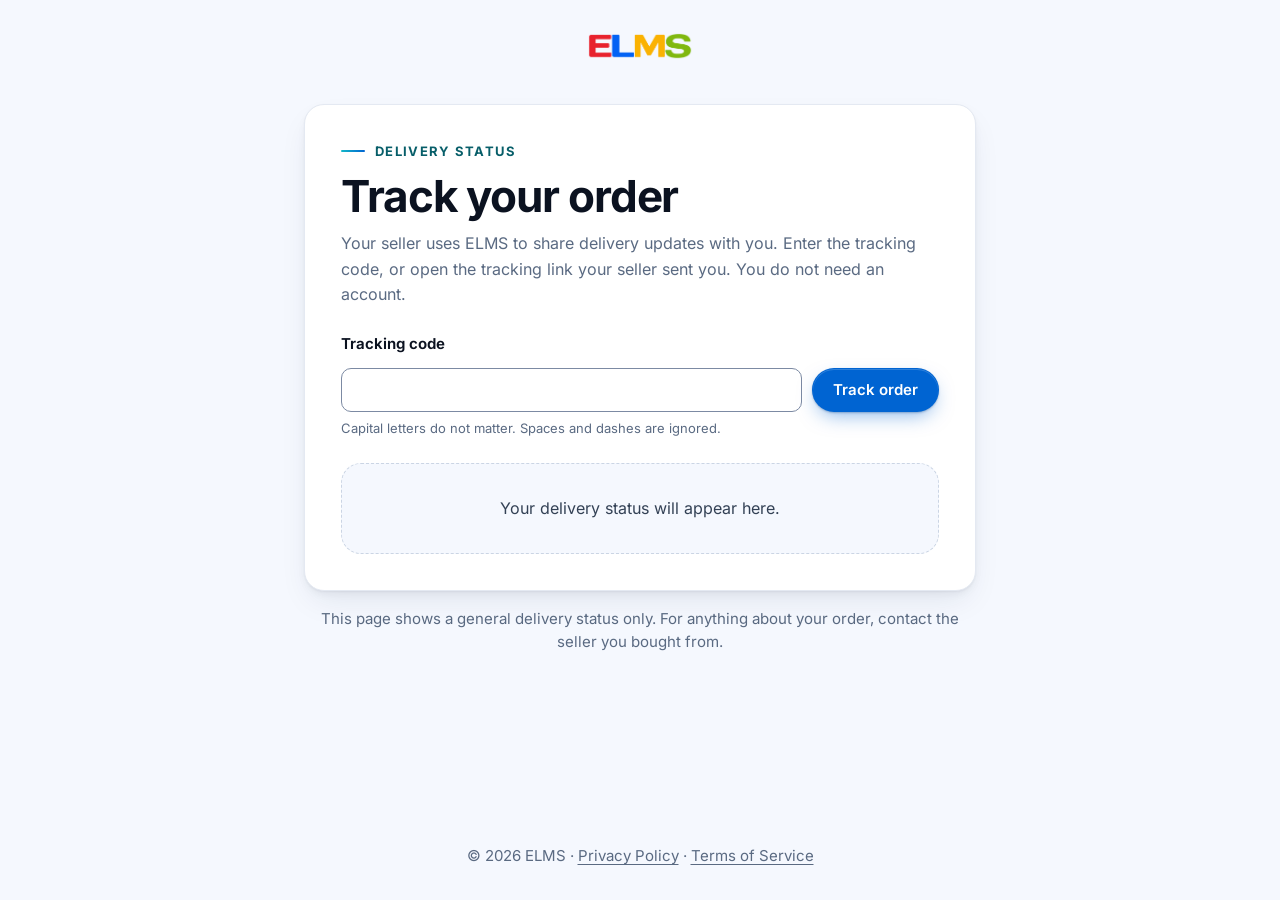
<file: track.html>
<!doctype html>
<html lang="en">
<head>
<meta charset="utf-8">
<meta name="viewport" content="width=device-width, initial-scale=1">
<title>Track your order - ELMS</title>
<meta name="description" content="Check the delivery status of your order with the tracking link or code from your seller. No account and no sign-in needed.">
<meta name="robots" content="noindex">
<meta name="referrer" content="no-referrer">
<link rel="canonical" href="https://elmstool.com/track">
<meta property="og:type" content="website">
<meta property="og:site_name" content="ELMS">
<meta property="og:title" content="Track your order - ELMS">
<meta property="og:description" content="Check the delivery status of your order with the tracking link or code from your seller. No account and no sign-in needed.">
<meta property="og:url" content="https://elmstool.com/track">
<meta property="og:image" content="https://elmstool.com/og-image.png">
<meta property="og:image:width" content="1200">
<meta property="og:image:height" content="630">
<meta property="og:image:alt" content="ELMS logo">
<meta name="twitter:card" content="summary_large_image">
<meta name="twitter:title" content="Track your order - ELMS">
<meta name="twitter:description" content="Check the delivery status of your order with the tracking link or code from your seller. No account and no sign-in needed.">
<meta name="twitter:image" content="https://elmstool.com/og-image.png">
<meta name="twitter:image:alt" content="ELMS logo">
<meta name="theme-color" content="#0064D2">
<meta name="color-scheme" content="light">
<link rel="icon" href="/favicon.ico?v=2" sizes="any">
<link rel="icon" type="image/png" sizes="32x32" href="/favicon-32.png?v=2">
<link rel="icon" type="image/png" sizes="192x192" href="/favicon-192.png?v=2">
<link rel="apple-touch-icon" href="/apple-touch-icon.png?v=2">
<link rel="preload" href="/fonts/inter-latin.woff2" as="font" type="font/woff2" crossorigin>
<link rel="stylesheet" href="/site.css?v=6">
<style>
.track-page{background:var(--soft)}
.track-top{display:flex;justify-content:center;padding:clamp(1.25rem,1rem + 1.5vw,2rem) var(--gutter) 0}
.track-main{padding-block:clamp(1.25rem,.75rem + 2.5vw,2.75rem) clamp(2rem,1.5rem + 3vw,4rem)}
.track-main .container{max-width:42rem}
.track-card{display:grid;gap:1.5rem;padding:clamp(1.25rem,.75rem + 2.5vw,2.25rem);box-shadow:var(--sh-2)}
.track-card>*{margin:0;min-width:0}
.track-head{display:grid;gap:.625rem}
.track-head>*{margin:0}
.track-head .eyebrow{justify-self:start}
.track-form{display:grid;gap:.375rem}
.track-form__row{display:flex;flex-wrap:wrap;gap:.625rem}
.track-form__row .input{flex:1 1 13rem;width:auto;min-width:0;font-weight:700;letter-spacing:.06em;text-transform:uppercase}
.track-form .form-hint,.track-form .form-error{margin:0}
.track-out{display:grid;gap:1.25rem}
.track-out>*{margin:0;min-width:0}
.track-status{display:flex;align-items:flex-start;gap:1rem;padding:1.125rem 1.25rem;border:1px solid var(--tone-line);border-radius:var(--r-md);background:var(--tone-bg)}
.track-status[data-tone="info"]{--tone-bg:var(--blue-50);--tone-line:var(--blue-100);--tone-fg:var(--blue-dark)}
.track-status[data-tone="ok"]{--tone-bg:var(--ok-bg);--tone-line:var(--ok-line);--tone-fg:var(--ok)}
.track-status[data-tone="warn"]{--tone-bg:var(--warn-bg);--tone-line:var(--warn-line);--tone-fg:var(--warn)}
.track-status[data-tone="neutral"]{--tone-bg:var(--soft);--tone-line:var(--line-strong);--tone-fg:var(--ink-2)}
.track-status .icon-tile{background:var(--white);color:var(--tone-fg);box-shadow:inset 0 0 0 1px var(--tone-line)}
.track-status__body{display:grid;gap:.25rem;min-width:0}
.track-status__body>*{margin:0}
.track-status__label{font-size:var(--fs-h4);font-weight:700;line-height:1.3;color:var(--ink)}
.track-status__text{color:var(--ink-2)}
.track-status__time{font-size:var(--fs-sm);color:var(--mute)}
.track-steps{list-style:none;margin:0;padding:0;display:grid;grid-template-columns:repeat(4,minmax(0,1fr));gap:.5rem}
.track-steps li{--fill:var(--blue);position:relative;display:flex;align-items:flex-start;gap:.25rem;padding-top:.625rem;border-top:4px solid var(--line-strong);font-size:var(--fs-sm);font-weight:500;line-height:1.35;color:var(--mute)}
.track-steps li::after{content:"";position:absolute;left:0;right:0;top:-4px;height:4px;background:var(--fill);transform-origin:0 50%;opacity:0}
.track-steps li.is-done::after,.track-steps li[aria-current="step"]::after{opacity:1}
.track-steps li.is-done,.track-steps li[aria-current="step"]{color:var(--ink)}
.track-steps li[aria-current="step"]{font-weight:700}
.track-steps .icon{margin-top:.125rem;color:var(--blue)}
.track-steps.is-delivered li{--fill:var(--ok)}
.track-steps.is-delivered .icon{color:var(--ok)}
@media (max-width:40em){.track-steps{grid-template-columns:1fr;gap:.5rem}.track-steps li{padding:.125rem 0 .125rem .75rem;border-top:0;border-left:4px solid var(--line-strong)}.track-steps li::after{left:-4px;right:auto;top:0;bottom:0;width:4px;height:auto;transform-origin:50% 0}}
.track-msg{display:grid;gap:.5rem;justify-items:center;padding:1.75rem 1.25rem}
.track-msg>*{margin:0}
.track-msg__title{font-size:var(--fs-h4);font-weight:700;color:var(--ink)}
.track-msg .btn{margin-top:.5rem}
.track-note{margin:1rem 0 0;text-align:center}
.track-foot{padding:0 var(--gutter) 2rem;text-align:center;font-size:var(--fs-sm);color:var(--mute)}
.track-foot p{margin:0}
.track-foot a{color:var(--mute);white-space:nowrap}
.track-steps li:not(.is-done)::before{content:"";flex:none;width:1rem}
.track-steps li[aria-current="step"]:not(.is-done)::before{width:.625rem;height:.625rem;margin:.3rem .1875rem 0;border-radius:50%;background:var(--blue)}
.track-steps li::after,.track-steps li[aria-current="step"]:not(.is-done)::before{-webkit-print-color-adjust:exact;print-color-adjust:exact}
</style>
<script src="/site.js?v=5" defer></script>
</head>
<body class="track-page">

<header class="track-top"><a class="brand" href="/"><img src="/logo-wordmark.png" width="106" height="28" alt="ELMS home"></a></header>

<main id="main" tabindex="-1" class="track-main">
  <div class="container container--narrow">
    <section class="card track-card">
      <div class="track-head">
        <span class="eyebrow">Delivery status</span>
        <h1 class="t-h2">Track your order</h1>
        <p class="muted">Your seller uses ELMS to share delivery updates with you. Enter the tracking code, or open the tracking link your seller sent you. You do not need an account.</p>
      </div>
      <form class="track-form" id="track-form" novalidate>
        <label class="field__label" for="track-code">Tracking code</label>
        <div class="track-form__row">
          <input class="input" id="track-code" name="code" type="text" inputmode="text" enterkeyhint="search" autocomplete="off" autocapitalize="characters" spellcheck="false" maxlength="100" aria-describedby="track-hint track-error">
          <button class="btn btn--primary" type="submit" id="track-btn">Track order</button>
        </div>
        <p class="form-hint" id="track-hint">Capital letters do not matter. Spaces and dashes are ignored.</p>
        <p class="form-error" id="track-error" hidden></p>
      </form>
      <div class="track-out" id="track-out" role="status" aria-live="polite" aria-atomic="true" aria-busy="false"></div>
      <noscript><p class="empty">Turn on JavaScript in your browser to look up your order.</p></noscript>
    </section>
    <p class="track-note small muted">This page shows a general delivery status only. For anything about your order, contact the seller you bought from.</p>
  </div>
</main>

<footer class="track-foot">
  <p>&copy; <span data-year>2026</span> ELMS &middot; <a href="/privacy">Privacy Policy</a> &middot; <a href="/terms">Terms of Service</a></p>
</footer>

<script>
(function () {
  'use strict';
  var doc = document;
  var win = window;

  var STATES = {
    processing: { tone: 'info', icon: 'i-box', step: 0, label: 'Being prepared', text: 'Your order is being prepared for delivery. The first delivery update has not arrived yet.' },
    in_transit: { tone: 'info', icon: 'i-truck', step: 1, label: 'On its way', text: 'Your order is on its way to you.' },
    out_for_delivery: { tone: 'info', icon: 'i-truck', step: 2, label: 'Out for delivery', text: 'Your order is on the last part of its journey. It is out for delivery or ready for you to collect.' },
    delivered: { tone: 'ok', icon: 'i-check', step: 3, label: 'Delivered', text: 'Your order has been delivered.' },
    problem: { tone: 'warn', icon: 'i-alert', step: -1, label: 'Delivery problem', text: 'There is a problem with the delivery of this order, or there has been no update for some time. Please contact the seller you bought from.' },
    not_found: { tone: 'neutral', icon: 'i-clock', step: -1, label: 'Not available yet', text: 'Delivery tracking has not started for this order, or it has no updates yet. Please check again later, or ask the seller.' },
    unavailable: { tone: 'neutral', icon: 'i-info', step: -1, label: 'Status unavailable', text: 'We cannot show a delivery status for this order right now. Please check again later.' }
  };
  var STEP_LABELS = ['Being prepared', 'On its way', 'Out for delivery', 'Delivered'];

  function kindOf(raw) {
    var k = typeof raw === 'string' ? raw.toLowerCase().replace(/[^a-z_]/g, '') : '';
    return Object.prototype.hasOwnProperty.call(STATES, k) ? k : 'unavailable';
  }

  function cleanCode(raw) {
    var t = String(raw == null ? '' : raw).split(/[?#]/)[0];
    var slash = t.lastIndexOf('/');
    if (slash >= 0) t = t.slice(slash + 1);
    return t.replace(/[\s-]/g, '').toUpperCase();
  }

  function codeFromAddress() {
    var m = /^\/track\/([^\/]+)\/?$/.exec(win.location.pathname);
    if (m) {
      try { return decodeURIComponent(m[1]); } catch (e) { return m[1]; }
    }
    try { return new URLSearchParams(win.location.search).get('code') || ''; } catch (e2) { return ''; }
  }

  function el(tag, cls, text) {
    var n = doc.createElement(tag);
    if (cls) n.className = cls;
    if (text != null) n.textContent = text;
    return n;
  }

  function icon(id) {
    var ns = 'http://www.w3.org/2000/svg';
    var svg = doc.createElementNS(ns, 'svg');
    svg.setAttribute('class', 'icon');
    svg.setAttribute('aria-hidden', 'true');
    svg.setAttribute('focusable', 'false');
    var use = doc.createElementNS(ns, 'use');
    use.setAttribute('href', '#' + id);
    svg.appendChild(use);
    return svg;
  }

  function start() {
    var form = doc.getElementById('track-form');
    var input = doc.getElementById('track-code');
    var button = doc.getElementById('track-btn');
    var error = doc.getElementById('track-error');
    var out = doc.getElementById('track-out');
    if (!form || !input || !button || !error || !out) return;

    var ticket = 0;
    var lastCode = '';
    var slowTimer = 0;
    var busy = false;

    function setBusy(on) {
      busy = on;
      if (on) button.setAttribute('aria-disabled', 'true');
      else button.removeAttribute('aria-disabled');
      out.setAttribute('aria-busy', on ? 'true' : 'false');
    }

    function clearOut() {
      while (out.firstChild) out.removeChild(out.firstChild);
    }

    function showFieldError(text) {
      error.textContent = text;
      error.hidden = false;
      input.setAttribute('aria-invalid', 'true');
    }

    function clearFieldError() {
      error.hidden = true;
      error.textContent = '';
      input.removeAttribute('aria-invalid');
    }

    function showIdle() {
      clearOut();
      out.appendChild(el('p', 'empty', 'Your delivery status will appear here.'));
    }

    function showBusy(text) {
      clearOut();
      out.appendChild(el('p', 'status status--busy', text));
    }

    function showMessage(title, text, retry) {
      clearOut();
      var box = el('div', 'empty track-msg');
      box.appendChild(el('p', 'track-msg__title', title));
      box.appendChild(el('p', null, text));
      if (retry) {
        var again = el('button', 'btn btn--secondary btn--sm', 'Try again');
        again.type = 'button';
        again.addEventListener('click', function () { lookup(lastCode, false); });
        box.appendChild(again);
      }
      out.appendChild(box);
    }

    function showResult(raw, at) {
      var s = STATES[kindOf(raw)];
      clearOut();
      var wrap = el('div', 'track-result track-out');
      var card = el('div', 'track-status');
      card.setAttribute('data-tone', s.tone);
      var tile = el('span', 'icon-tile');
      tile.appendChild(icon(s.icon));
      card.appendChild(tile);
      var body = el('div', 'track-status__body');
      body.appendChild(el('h2', 'track-status__label', s.label));
      body.appendChild(el('p', 'track-status__text', s.text));
      var when = null;
      if (typeof at === 'string' || typeof at === 'number') {
        var dt = new Date(at);
        if (!isNaN(dt.getTime())) {
          var shown = '';
          try { shown = dt.toLocaleString(undefined, { day: 'numeric', month: 'short', year: 'numeric', hour: 'numeric', minute: '2-digit' }); } catch (e) { shown = dt.toISOString().slice(0, 10); }
          when = el('p', 'track-status__time');
          when.appendChild(doc.createTextNode('Last update: '));
          var t = el('time', null, shown);
          t.setAttribute('datetime', dt.toISOString());
          when.appendChild(t);
        }
      }
      if (when) body.appendChild(when);
      card.appendChild(body);
      wrap.appendChild(card);

      if (s.step >= 0) {
        var list = el('ol', 'track-steps' + (s.step === 3 ? ' is-delivered' : ''));
        list.setAttribute('aria-label', 'Delivery progress');
        for (var i = 0; i < STEP_LABELS.length; i++) {
          var done = i < s.step || s.step === 3;
          var li = el('li', done ? 'is-done' : '');
          if (done) {
            var tick = icon('i-check');
            tick.setAttribute('class', 'icon icon--sm');
            li.appendChild(tick);
          }
          li.appendChild(doc.createTextNode(STEP_LABELS[i]));
          if (i === s.step) li.setAttribute('aria-current', 'step');
          if (done) li.appendChild(el('span', 'sr-only', ' (done)'));
          list.appendChild(li);
        }
        wrap.appendChild(list);
      }
      out.appendChild(wrap);
    }

    function setAddress(code) {
      try {
        win.history.replaceState(null, '', code ? '/track/' + encodeURIComponent(code) : '/track');
      } catch (e) { /* the address stays as it is */ }
    }

    function finish(my) {
      if (my !== ticket) return false;
      win.clearTimeout(slowTimer);
      setBusy(false);
      return true;
    }

    function lookup(raw, typed) {
      var code = cleanCode(raw);
      lastCode = code;
      ticket += 1;
      var my = ticket;
      win.clearTimeout(slowTimer);
      clearFieldError();

      if (!code) {
        setBusy(false);
        showFieldError('Enter your tracking code.');
        showIdle();
        input.focus();
        return;
      }
      input.value = code;
      if (!/^[A-Z0-9]{1,40}$/.test(code)) {
        setBusy(false);
        showMessage('We could not find that code', 'Check it for typing mistakes, or use the link your seller sent you.', false);
        if (typed) setAddress('');
        return;
      }
      if (typeof win.ELMS_API !== 'string' || typeof win.fetch !== 'function') {
        setBusy(false);
        showMessage('We could not load this right now', 'Please try again in a moment.', true);
        return;
      }

      setBusy(true);
      showBusy('Looking up your order');
      slowTimer = win.setTimeout(function () {
        if (my === ticket) showBusy('Still working on it. Thank you for waiting.');
      }, 7000);

      var controller = typeof win.AbortController === 'function' ? new win.AbortController() : null;
      var abortTimer = controller ? win.setTimeout(function () { controller.abort(); }, 45000) : 0;
      var options = { headers: { Accept: 'application/json' } };
      if (controller) options.signal = controller.signal;

      function attempt(retriesLeft) {
        win.fetch(win.ELMS_API + '/api/track/' + encodeURIComponent(code), options).then(function (res) {
          var status = res.status;
          if (status === 429) { win.clearTimeout(abortTimer); if (finish(my)) showMessage('Too many lookups', 'Please wait a while, then try again.', true); return; }
          if (status === 404 || status === 400) { win.clearTimeout(abortTimer); if (finish(my)) { showMessage('We could not find that code', 'Check it for typing mistakes, or use the link your seller sent you.', false); if (typed) setAddress(''); } return; }
          if (status === 503 && retriesLeft > 0 && my === ticket) { win.setTimeout(function () { if (my === ticket) attempt(retriesLeft - 1); }, 2500); return; }
          if (!res.ok) { win.clearTimeout(abortTimer); if (finish(my)) showMessage('We could not load this right now', 'Please try again in a moment.', true); return; }
          return res.json().then(function (data) {
            win.clearTimeout(abortTimer);
            if (!finish(my)) return;
            if (!data || data.success !== true) { showMessage('We could not load this right now', 'Please try again in a moment.', true); return; }
            showResult(data.status, data.statusAt);
            if (typed) setAddress(code);
          });
        }).catch(function () {
          if (my !== ticket) return;
          if (retriesLeft > 0) { win.setTimeout(function () { if (my === ticket) attempt(retriesLeft - 1); }, 2500); return; }
          win.clearTimeout(abortTimer);
          if (finish(my)) showMessage('We could not load this right now', 'Please try again in a moment.', true);
        });
      }
      attempt(1);
    }

    form.addEventListener('submit', function (e) {
      e.preventDefault();
      if (busy && cleanCode(input.value) === lastCode) return;
      lookup(input.value, true);
    });

    var first = codeFromAddress();
    if (first) {
      lookup(first, false);
    } else {
      showIdle();
    }
  }

  if (doc.readyState === 'loading') doc.addEventListener('DOMContentLoaded', start);
  else start();
})();
</script>

<svg style="display:none" aria-hidden="true" focusable="false">
  <symbol id="i-check" viewBox="0 0 24 24"><path d="M5 12.5l4.5 4.5L19 7.5"/></symbol>
  <symbol id="i-arrow-right" viewBox="0 0 24 24"><path d="M5 12h14"/><path d="M13 6l6 6-6 6"/></symbol>
  <symbol id="i-link" viewBox="0 0 24 24"><path d="M10 14a4 4 0 0 0 5.7 0l3-3a4 4 0 0 0-5.7-5.7l-1 1"/><path d="M14 10a4 4 0 0 0-5.7 0l-3 3a4 4 0 0 0 5.7 5.7l1-1"/></symbol>
  <symbol id="i-import" viewBox="0 0 24 24"><path d="M12 4v11"/><path d="M7.5 10.5L12 15l4.5-4.5"/><path d="M4.5 16v2.5A1.5 1.5 0 0 0 6 20h12a1.5 1.5 0 0 0 1.5-1.5V16"/></symbol>
  <symbol id="i-edit" viewBox="0 0 24 24"><path d="M4 20l1.2-4.3L16.4 4.5a2.1 2.1 0 0 1 3 3L8.2 18.8 4 20z"/><path d="M14.5 6.5l3 3"/></symbol>
  <symbol id="i-publish" viewBox="0 0 24 24"><path d="M12 20V9"/><path d="M7.5 13.5L12 9l4.5 4.5"/><path d="M5 4.5h14"/></symbol>
  <symbol id="i-monitor" viewBox="0 0 24 24"><rect x="3" y="4" width="18" height="12.5" rx="2"/><path d="M8 20h8"/><path d="M12 16.5V20"/><path d="M6.5 11h2.4l1.6-3 2.5 6 1.6-3h2.9"/></symbol>
  <symbol id="i-box" viewBox="0 0 24 24"><path d="M12 3l8 4.5v9L12 21l-8-4.5v-9L12 3z"/><path d="M4 7.5l8 4.5 8-4.5"/><path d="M12 12v9"/></symbol>
  <symbol id="i-message" viewBox="0 0 24 24"><path d="M5 5h14a1.5 1.5 0 0 1 1.5 1.5v9A1.5 1.5 0 0 1 19 17h-8.5L6 20.5V17H5a1.5 1.5 0 0 1-1.5-1.5v-9A1.5 1.5 0 0 1 5 5z"/><path d="M8 9.5h8"/><path d="M8 12.5h5"/></symbol>
  <symbol id="i-chart" viewBox="0 0 24 24"><path d="M4 20h16"/><path d="M7 20v-6"/><path d="M12 20V8.5"/><path d="M17 20v-9"/></symbol>
  <symbol id="i-search" viewBox="0 0 24 24"><circle cx="11" cy="11" r="6.5"/><path d="M16 16l4.5 4.5"/></symbol>
  <symbol id="i-shield" viewBox="0 0 24 24"><path d="M12 3l7.5 3v5.5c0 4.5-3.2 8-7.5 9.5-4.3-1.5-7.5-5-7.5-9.5V6L12 3z"/><path d="M9 12l2.2 2.2L15.5 10"/></symbol>
  <symbol id="i-bell" viewBox="0 0 24 24"><path d="M6 16.5V11a6 6 0 0 1 12 0v5.5l1.5 1.5h-15L6 16.5z"/><path d="M10 20.5a2 2 0 0 0 4 0"/></symbol>
  <symbol id="i-user" viewBox="0 0 24 24"><circle cx="12" cy="8" r="3.5"/><path d="M5 20c.5-3.6 3.4-5.5 7-5.5s6.5 1.9 7 5.5"/></symbol>
  <symbol id="i-plus" viewBox="0 0 24 24"><path d="M12 5v14"/><path d="M5 12h14"/></symbol>
  <symbol id="i-mail" viewBox="0 0 24 24"><rect x="3.5" y="5.5" width="17" height="13" rx="2"/><path d="M4 7.5l8 6 8-6"/></symbol>
  <symbol id="i-info" viewBox="0 0 24 24"><circle cx="12" cy="12" r="8.5"/><path d="M12 11v5"/><path d="M12 8h.01"/></symbol>
  <symbol id="i-alert" viewBox="0 0 24 24"><path d="M12 4l9 15.5H3L12 4z"/><path d="M12 10v4"/><path d="M12 17h.01"/></symbol>
  <symbol id="i-clock" viewBox="0 0 24 24"><circle cx="12" cy="12" r="8.5"/><path d="M12 7.5V12l3 2"/></symbol>
  <symbol id="i-truck" viewBox="0 0 24 24"><path d="M3 6.5h11V16H3z"/><path d="M14 9.5h4l3 3.5V16h-7"/><circle cx="7" cy="17.5" r="1.8"/><circle cx="17" cy="17.5" r="1.8"/></symbol>
  <symbol id="i-book" viewBox="0 0 24 24"><path d="M5 4.5h10.5A2.5 2.5 0 0 1 18 7v13H7.5A2.5 2.5 0 0 1 5 17.5v-13z"/><path d="M5 17.5A2.5 2.5 0 0 1 7.5 15H18"/></symbol>
  <symbol id="i-sliders" viewBox="0 0 24 24"><path d="M4 8h9"/><path d="M17 8h3"/><circle cx="15" cy="8" r="2"/><path d="M4 16h3"/><path d="M11 16h9"/><circle cx="9" cy="16" r="2"/></symbol>
  <symbol id="i-store" viewBox="0 0 24 24"><path d="M4 9l1.5-4.5h13L20 9"/><path d="M4 9a2.7 2.7 0 0 0 5.3 0 2.7 2.7 0 0 0 5.4 0A2.7 2.7 0 0 0 20 9"/><path d="M5.5 12.5V20h13v-7.5"/></symbol>
  <symbol id="i-sparkle" viewBox="0 0 24 24"><path d="M11 4l1.9 5.1L18 11l-5.1 1.9L11 18l-1.9-5.1L4 11l5.1-1.9L11 4z"/><path d="M19 15v4"/><path d="M17 17h4"/></symbol>
  <symbol id="i-undo" viewBox="0 0 24 24"><path d="M9 5L4.5 9.5 9 14"/><path d="M4.5 9.5H14a5 5 0 0 1 0 10h-3"/></symbol>
</svg>
</body>
</html>
</file>
<file: site.css>
@font-face{font-family:"Inter";font-style:normal;font-weight:100 900;font-display:swap;src:url(/fonts/inter-latin-ext.woff2) format("woff2");unicode-range:U+0100-02BA,U+02BD-02C5,U+02C7-02CC,U+02CE-02D7,U+02DD-02FF,U+0304,U+0308,U+0329,U+1D00-1DBF,U+1E00-1E9F,U+1EF2-1EFF,U+2020,U+20A0-20AB,U+20AD-20C4,U+2113,U+2C60-2C7F,U+A720-A7FF}
@font-face{font-family:"Inter";font-style:normal;font-weight:100 900;font-display:swap;src:url(/fonts/inter-latin.woff2) format("woff2");unicode-range:U+0000-00FF,U+0131,U+0152-0153,U+02BB-02BC,U+02C6,U+02DA,U+02DC,U+0304,U+0308,U+0329,U+2000-206F,U+20AC,U+2122,U+2191,U+2193,U+2212,U+2215,U+FEFF,U+FFFD}
@font-face{font-family:"Inter Fallback";src:local("Arial"),local("Helvetica Neue"),local("Helvetica");size-adjust:107.4%;ascent-override:90.2%;descent-override:22.5%;line-gap-override:0%}

:root{
color-scheme:light;
--full:100%;
--font:"Inter","Inter Fallback",ui-sans-serif,system-ui,"Segoe UI",Roboto,"Helvetica Neue",Arial,sans-serif;
--mono:ui-monospace,SFMono-Regular,Menlo,Consolas,"Liberation Mono",monospace;

--ink:#0B1220;--ink-2:#334155;--mute:#5A6A82;
--line:#E4E9F2;--line-strong:#CBD5E4;--field:#7C8AA3;
--white:#FFFFFF;--soft:#F5F8FE;--soft-2:#EAF1FC;
--blue:#0064D2;--blue-dark:#0050A8;--blue-deep:#003C80;--blue-50:#EDF4FE;--blue-100:#D9E8FC;--blue-300:#8CC2FF;
--teal:#0A7C8A;--teal-dark:#075E69;--teal-bright:#14B8C8;--teal-50:#E4F6F8;--teal-100:#BFE6EA;
--navy:#0A1530;--navy-2:#101F45;--navy-3:#1A2B5C;
--ok:#14703A;--ok-bg:#E8F6EE;--ok-line:#B5E1C6;
--warn:#8A4B08;--warn-bg:#FFF4DE;--warn-line:#F2D49A;
--bad:#B02318;--bad-bg:#FDEDEB;--bad-line:#F4BFB8;

--fg:var(--ink);--fg-2:var(--ink-2);--fg-mute:var(--mute);
--surface:#FFFFFF;--surface-2:var(--soft);--border:var(--line);--border-strong:var(--line-strong);
--link:var(--blue);--link-hover:var(--blue-dark);--focus:#0064D2;--accent-text:var(--teal-dark);

--r-xs:6px;--r-sm:10px;--r-md:14px;--r-lg:20px;--r-xl:28px;--r-pill:999px;
--sh-1:0 1px 2px rgba(11,18,32,.06),0 1px 1px rgba(11,18,32,.03);
--sh-2:0 1px 2px rgba(11,18,32,.04),0 4px 10px -2px rgba(11,18,32,.06),0 14px 32px -8px rgba(15,35,80,.10);
--sh-3:0 2px 4px rgba(11,18,32,.04),0 12px 24px -6px rgba(15,35,80,.10),0 32px 72px -16px rgba(15,35,80,.20);
--sh-blue:0 1px 2px rgba(0,60,128,.30),0 8px 20px -6px rgba(0,100,210,.50);

--s-1:.25rem;--s-2:.5rem;--s-3:.75rem;--s-4:1rem;--s-5:1.5rem;--s-6:2rem;--s-7:3rem;--s-8:4rem;--s-9:6rem;--s-10:8rem;

--fs-xs:.8125rem;--fs-sm:.9375rem;--fs-base:1rem;--fs-md:1.0625rem;
--fs-lg:clamp(1.0625rem,1rem + .35vw,1.25rem);
--fs-h4:1.125rem;
--fs-h3:clamp(1.25rem,1.15rem + .5vw,1.5rem);
--fs-h2:clamp(1.75rem,1.3rem + 1.9vw,2.75rem);
--fs-h1:clamp(2.125rem,1.55rem + 2.6vw,3.5rem);
--fs-display:clamp(2.5rem,1.45rem + 4.6vw,4.75rem);

--w-max:74rem;--w-wide:84rem;--w-read:44rem;
--gutter:clamp(1rem,.55rem + 2vw,2rem);
--header-h:4rem;
--section-y:clamp(3.5rem,2rem + 6vw,7rem);
--ease:cubic-bezier(.2,.7,.2,1);
--m-ease:var(--ease);--m-pop:cubic-bezier(.34,1.56,.64,1);
--m-fast:.18s;--m-base:.25s;--m-med:.45s;--m-slow:.7s;--m-step:.07s;--m-rise:16px;--m-drift:44s;
}
@media (min-width:60em){:root{--header-h:4.5rem}}

.on-navy,.section--navy,.band--navy,.feature--navy{
--fg:#F3F7FF;--fg-2:#CAD6EE;--fg-mute:#A5B5D6;--surface:rgba(255,255,255,.06);--surface-2:rgba(255,255,255,.10);
--border:rgba(255,255,255,.16);--border-strong:rgba(255,255,255,.28);--link:#9CCBFF;--link-hover:#CFE5FF;--focus:#9CCBFF;--accent-text:#7DDCE8;
color:var(--fg)
}

*,*::before,*::after{box-sizing:border-box}
html{-webkit-text-size-adjust:var(--full);text-size-adjust:var(--full);scroll-padding-top:calc(var(--header-h) + .5rem);scroll-behavior:smooth}
body{margin:0;min-height:100vh;display:flex;flex-direction:column;font-family:var(--font);font-size:var(--fs-base);line-height:1.6;color:var(--fg);background:#fff;overflow-wrap:anywhere;-webkit-font-smoothing:antialiased;-moz-osx-font-smoothing:grayscale;font-synthesis:style;text-rendering:optimizeLegibility}
main[tabindex="-1"]:focus,.doc__main[tabindex="-1"]:focus{outline:0}
main{display:block;flex:1 0 auto}
:where(img,svg,video){max-width:var(--full)}
:where(img,video){height:auto}
img{display:block}
h1,h2,h3,h4,h5,h6{margin:0;color:var(--fg);font-weight:700;line-height:1.15;letter-spacing:-.02em;text-wrap:balance}
h1{font-size:var(--fs-h1);line-height:1.08;letter-spacing:-.03em;font-weight:750}
h2{font-size:var(--fs-h2);line-height:1.12;letter-spacing:-.025em}
h3{font-size:var(--fs-h3);line-height:1.25;letter-spacing:-.015em;font-weight:650}
h4{font-size:var(--fs-h4);line-height:1.35;letter-spacing:-.01em;font-weight:650}
h5,h6{font-size:var(--fs-base);line-height:1.4}
p,ul,ol,dl,figure,blockquote,pre{margin:0}
ul,ol{padding-left:1.25rem}
strong,b{font-weight:650}
small{font-size:var(--fs-sm)}
hr{border:0;border-top:1px solid var(--border);margin:var(--s-6) 0}
:where(a){color:var(--link);text-decoration:underline;text-decoration-thickness:.08em;text-underline-offset:.2em;text-decoration-skip-ink:auto;transition:color var(--m-fast),text-underline-offset var(--m-base) var(--m-ease),text-decoration-color var(--m-fast)}
:where(a:hover){color:var(--link-hover);text-decoration-thickness:.12em;text-underline-offset:.3em}
:focus-visible{outline:3px solid var(--focus);outline-offset:2px}
::selection{background:#CFE3FF;color:var(--ink)}
:is(.on-navy,.section--navy,.band--navy,.feature--navy) ::selection{background:#2C4C8C;color:#fff}
[hidden]{display:none!important}
button,input,select,textarea{font:inherit;color:inherit}
:where([id]){scroll-margin-top:1rem}
table{border-collapse:collapse}
code,kbd,samp{font-family:var(--mono);font-size:.9em}
kbd{display:inline-block;padding:.05em .45em;border:1px solid var(--line-strong);border-bottom-width:2px;border-radius:var(--r-xs);background:var(--soft);color:var(--ink);font-size:.85em;font-weight:600;line-height:1.45;white-space:nowrap}
pre{min-width:0;max-width:var(--full);overflow-x:auto;padding:1rem 1.125rem;border:1px solid var(--line);border-radius:var(--r-sm);background:var(--soft);color:var(--ink);font-family:var(--mono);font-size:.875rem;line-height:1.55;white-space:pre;overflow-wrap:normal;tab-size:4}
pre code,pre samp{padding:0;border-radius:0;background:none;font-size:inherit}

.sr-only{position:absolute!important;width:1px;height:1px;padding:0;margin:-1px;overflow:hidden;clip:rect(0,0,0,0);white-space:nowrap;border:0}
.skip-link{position:fixed;top:.75rem;left:.75rem;z-index:200;transform:translateY(-220%);padding:.75rem 1.25rem;border-radius:var(--r-pill);background:var(--ink);color:#fff;font-weight:600;text-decoration:none;transition:transform .15s var(--ease)}
.skip-link:focus{transform:none;outline:3px solid #9CCBFF;outline-offset:2px}

.container{width:min(var(--w-max),var(--full) - 2 * var(--gutter));margin-inline:auto}
.container--wide{width:min(var(--w-wide),var(--full) - 2 * var(--gutter))}
.container--narrow{width:min(var(--w-read),var(--full) - 2 * var(--gutter))}
.section{padding-block:var(--section-y);position:relative}
.section--tight{padding-block:calc(var(--section-y) * .6)}
.section--soft{background:var(--soft);border-block:1px solid var(--line)}
.section--navy{background:var(--navy);color:var(--fg);overflow:clip;isolation:isolate}
.section--navy::before{content:"";position:absolute;inset:-2.5rem;z-index:-1;pointer-events:none;background:radial-gradient(48% 60% at 12% 0%,rgba(0,100,210,.45),transparent 70%),radial-gradient(40% 55% at 92% var(--full),rgba(20,184,200,.22),transparent 70%)}
.stack>*+*{margin-top:var(--stack,1rem)}
.stack--lg{--stack:1.75rem}
.stack--sm{--stack:.5rem}
.cluster{display:flex;flex-wrap:wrap;align-items:center;gap:var(--gap,.75rem)}
.split{display:grid;gap:clamp(2rem,1rem + 4vw,4.5rem);align-items:center}
@media (min-width:60em){.split{grid-template-columns:repeat(2,minmax(0,1fr))}.split--wide-left{grid-template-columns:minmax(0,1.15fr) minmax(0,1fr)}.split--top{align-items:start}}
.cards{display:grid;gap:1.25rem;grid-template-columns:repeat(auto-fit,minmax(min(var(--full),16.5rem),1fr))}

@media (min-width:37em) and (max-width:63.99em){.cards:has(>:nth-child(3):last-child){grid-template-columns:repeat(2,minmax(0,1fr))}.cards:has(>:nth-child(3):last-child)>:last-child{grid-column:1/-1}}
@media (min-width:64em){.cards:has(>:nth-child(3):last-child){grid-template-columns:repeat(3,minmax(0,1fr))}}
.center{text-align:center}
.mx-auto{margin-inline:auto}
.mt-0{margin-top:0!important}
.mt-4{margin-top:var(--s-4)!important}
.mt-6{margin-top:var(--s-6)!important}
.mt-7{margin-top:var(--s-7)!important}
.balance{text-wrap:balance}
.nowrap{white-space:nowrap}
.keep-case{text-transform:none}
.muted{color:var(--fg-mute)}

.t-display{font-size:var(--fs-display);line-height:1.04;letter-spacing:-.035em;font-weight:750}
.t-h1{font-size:var(--fs-h1);line-height:1.08;letter-spacing:-.03em;font-weight:750}
.t-h2{font-size:var(--fs-h2);line-height:1.12;letter-spacing:-.025em;font-weight:700}
.t-h3{font-size:var(--fs-h3);line-height:1.25;letter-spacing:-.015em;font-weight:650}
.t-h4{font-size:var(--fs-h4);line-height:1.35;letter-spacing:-.01em;font-weight:650}
.lead{font-size:var(--fs-lg);line-height:1.55;color:var(--fg-2);max-width:40rem;text-wrap:pretty}
.small{font-size:var(--fs-sm);line-height:1.55}
.text-gradient{color:var(--blue);background:linear-gradient(95deg,#0064D2 10%,#0A7C8A 90%);-webkit-background-clip:text;background-clip:text;-webkit-text-fill-color:transparent}
:is(.on-navy,.section--navy,.band--navy,.feature--navy) .text-gradient{color:#9CCBFF;background-image:linear-gradient(95deg,#9CCBFF 10%,#6FE0EC 90%)}
.eyebrow{display:inline-flex;align-items:center;gap:.625rem;font-size:var(--fs-xs);font-weight:700;letter-spacing:.1em;text-transform:uppercase;color:var(--accent-text)}
.eyebrow::before{content:"";width:1.5rem;height:2px;border-radius:2px;background:linear-gradient(90deg,var(--teal-bright),var(--blue))}
.section-head{display:grid;gap:.875rem;max-width:44rem;margin-bottom:clamp(2rem,1.4rem + 2.6vw,3.5rem)}
.section-head>*{margin:0}
.section-head p{max-width:40rem;font-size:var(--fs-lg);line-height:1.55;color:var(--fg-2);text-wrap:pretty}
.section-head--center{margin-inline:auto;text-align:center;justify-items:center}
.term{display:inline;padding:.12em .4em;border:1px solid var(--border-strong);border-radius:var(--r-xs);background:var(--soft-2);color:var(--ink);font-size:.92em;font-weight:600;line-height:1.5;-webkit-box-decoration-break:clone;box-decoration-break:clone}

.icon{width:1.25em;height:1.25em;flex:none;fill:none;stroke:currentColor;stroke-width:1.75;stroke-linecap:round;stroke-linejoin:round;vertical-align:-.22em}
.icon--sm{width:1rem;height:1rem}
.icon--lg{width:1.5rem;height:1.5rem}
.icon-tile{display:inline-grid;place-items:center;width:2.75rem;height:2.75rem;flex:none;border-radius:var(--r-sm);background:var(--blue-50);color:var(--blue);box-shadow:inset 0 0 0 1px var(--blue-100);transition:transform .25s var(--ease)}
.icon-tile .icon{width:1.375rem;height:1.375rem}
.icon-tile--teal{background:var(--teal-50);color:var(--teal);box-shadow:inset 0 0 0 1px var(--teal-100)}
.icon-tile--navy{background:var(--navy);color:#fff;box-shadow:none}

.btn{display:inline-flex;align-items:center;justify-content:center;gap:.5rem;min-height:2.75rem;padding:.625rem 1.25rem;border:1px solid transparent;border-radius:var(--r-pill);font-size:var(--fs-sm);font-weight:600;line-height:1.2;text-align:center;text-decoration:none;white-space:nowrap;max-width:var(--full);cursor:pointer;transition:background-color var(--m-fast),border-color var(--m-fast),color var(--m-fast),box-shadow var(--m-fast),translate var(--m-fast) var(--m-ease),scale var(--m-fast) var(--m-ease)}
@media (max-width:39.99em){.btn{white-space:normal}}
.btn .icon{width:1.125rem;height:1.125rem;transition:transform var(--m-base) var(--m-ease)}
.btn--primary{position:relative;overflow:hidden;isolation:isolate;background:var(--blue);color:#fff;box-shadow:var(--sh-blue),inset 0 1px 0 rgba(255,255,255,.18)}
.btn--primary::after{content:"";position:absolute;inset:0;z-index:-1;pointer-events:none;background:linear-gradient(100deg,transparent 35%,rgba(255,255,255,.22) 50%,transparent 65%);transform:translateX(-101%)}
.btn--primary:hover{background:var(--blue-dark);color:#fff}
.btn--primary:active{background:var(--blue-deep)}
.btn--secondary{background:#fff;color:var(--ink);border-color:var(--line-strong);box-shadow:var(--sh-1)}
.btn--secondary:hover{border-color:var(--blue);color:var(--blue-dark)}
.btn--ghost{background:transparent;color:var(--ink-2)}
.btn--ghost:hover{background:var(--soft-2);color:var(--ink)}
.btn--light{background:#fff;color:var(--navy);box-shadow:0 8px 24px -8px rgba(0,0,0,.45)}
.btn--light:hover{background:#E8F1FF;color:var(--navy)}
.btn--outline-light{background:transparent;color:#fff;border-color:rgba(255,255,255,.45)}
.btn--outline-light:hover{background:rgba(255,255,255,.1);border-color:#fff;color:#fff}
:is(.on-navy,.section--navy,.band--navy,.feature--navy) .btn--secondary{background:rgba(255,255,255,.08);color:#fff;border-color:rgba(255,255,255,.4);box-shadow:none}
:is(.on-navy,.section--navy,.band--navy,.feature--navy) .btn--secondary:hover{background:rgba(255,255,255,.16);border-color:#fff;color:#fff}
:is(.on-navy,.section--navy,.band--navy,.feature--navy) .btn--ghost{color:#E3ECFF}
:is(.on-navy,.section--navy,.band--navy,.feature--navy) .btn--ghost:hover{background:rgba(255,255,255,.12);color:#fff}
.btn--lg{min-height:3.25rem;padding:.75rem 1.75rem;font-size:var(--fs-md)}
.btn--sm{min-height:2.25rem;padding:.4rem 1rem;font-size:.875rem}
.btn--block{display:flex;width:var(--full)}
@media (pointer:coarse){.btn--sm{min-height:2.75rem}}
.btn:active{scale:.97}
@media (hover:hover){.btn:not(.btn--ghost):hover{translate:0 -1px}.btn:hover .icon{transform:translateX(3px)}.btn--primary:hover{box-shadow:0 1px 2px rgba(0,60,128,.30),0 12px 26px -8px rgba(0,100,210,.55),inset 0 1px 0 rgba(255,255,255,.18)}}
.btn[disabled],.btn[aria-disabled="true"]{opacity:.55;cursor:not-allowed;pointer-events:none}
.link-arrow{display:inline;font-weight:600;color:var(--link);text-decoration:none}
.link-arrow .icon{display:inline-block;vertical-align:-.2em;margin-left:.375rem;width:1.125rem;height:1.125rem;transition:transform .2s var(--ease)}
.link-arrow span{text-decoration:underline;text-decoration-color:transparent;text-decoration-thickness:.08em;text-underline-offset:.5em;transition:text-decoration-color var(--m-base),text-underline-offset var(--m-base) var(--m-ease)}
.link-arrow:hover{color:var(--link-hover)}
.link-arrow:hover .icon{transform:translateX(3px)}
.link-arrow:hover span,.link-arrow:focus-visible span{text-decoration-color:currentColor;text-underline-offset:.2em}

.pill{display:inline-flex;align-items:center;gap:.4rem;padding:.3125rem .75rem;border:1px solid var(--line);border-radius:var(--r-pill);background:#fff;font-size:var(--fs-xs);font-weight:600;line-height:1.2;color:var(--ink-2)}
.pill--blue{background:var(--blue-50);border-color:var(--blue-100);color:var(--blue-dark)}
.pill--teal{background:var(--teal-50);border-color:var(--teal-100);color:var(--teal-dark)}
.pill--navy{background:var(--navy);border-color:var(--navy);color:#fff}
.pill--ok{background:var(--ok-bg);border-color:var(--ok-line);color:var(--ok)}
.pill--warn{background:var(--warn-bg);border-color:var(--warn-line);color:var(--warn)}
.pill--bad{background:var(--bad-bg);border-color:var(--bad-line);color:var(--bad)}
:is(.on-navy,.section--navy,.band--navy,.feature--navy) .pill{background:rgba(255,255,255,.08);border-color:rgba(255,255,255,.22);color:#E6EEFF}
.pill__dot{width:.5rem;height:.5rem;flex:none;border-radius:50%;background:currentColor}
.badge{display:inline-block;padding:.15rem .5rem;border-radius:var(--r-xs);background:var(--blue);color:#fff;font-size:.6875rem;font-weight:700;letter-spacing:.06em;text-transform:uppercase;line-height:1.4}

.site-header{position:sticky;top:0;z-index:50;background:rgba(255,255,255,.88);-webkit-backdrop-filter:saturate(1.6) blur(14px);backdrop-filter:saturate(1.6) blur(14px);border-bottom:1px solid transparent;transition:border-color .2s,box-shadow .2s}
@supports not (backdrop-filter:blur(1px)){.site-header{background:#fff}}
.site-header.is-stuck{border-bottom-color:var(--line);box-shadow:0 10px 28px -16px rgba(11,18,32,.18)}

.site-header__bar{display:flex;flex-wrap:wrap;align-items:center;gap:.5rem 1rem;min-height:var(--header-h);padding-block:.75rem}
.brand{display:inline-flex;align-items:center;flex:none;border-radius:var(--r-xs);text-decoration:none}
.brand img{height:1.75rem;width:auto}
.menu-btn{display:none;align-items:center;gap:.625rem;min-height:2.75rem;padding:0 1rem;border:1px solid var(--line-strong);border-radius:var(--r-pill);background:#fff;color:var(--ink);font-size:var(--fs-sm);font-weight:600;cursor:pointer}
.menu-btn:hover{border-color:var(--blue);color:var(--blue-dark)}
.menu-btn__bars{position:relative;width:1.125rem;height:.75rem}
.menu-btn__bars::before,.menu-btn__bars::after{content:"";position:absolute;left:0;width:var(--full);height:2px;border-radius:2px;background:currentColor;transition:transform .22s var(--ease),top .22s var(--ease)}
.menu-btn__bars::before{top:0}
.menu-btn__bars::after{top:calc(var(--full) - 2px)}
.menu-btn[aria-expanded="true"] .menu-btn__bars::before{top:calc(50% - 1px);transform:rotate(45deg)}
.menu-btn[aria-expanded="true"] .menu-btn__bars::after{top:calc(50% - 1px);transform:rotate(-45deg)}
.site-nav{flex:1 0 var(--full)}
.site-nav__list{list-style:none;margin:0;padding:0;display:flex;flex-wrap:wrap;gap:.25rem 1rem}
.site-nav__link{display:flex;align-items:center;min-height:2.25rem;padding:0 .25rem;color:var(--ink);font-size:var(--fs-md);font-weight:550;text-decoration:none}
.site-nav__link:hover{color:var(--blue)}
.site-nav__link[aria-current="page"]{color:var(--blue);font-weight:650}
.site-nav__actions{display:flex;gap:.5rem;margin-top:.5rem}
@media (max-width:59.99em){
html:not(.js) .site-header{position:static}
.js .site-header__bar{flex-wrap:nowrap;padding-block:0}
.js .menu-btn{display:inline-flex;margin-left:auto}
.js .site-nav{display:none;position:absolute;top:var(--full);left:0;right:0;max-height:calc(100vh - var(--header-h));max-height:calc(100dvh - var(--header-h));overflow-y:auto;padding:.5rem var(--gutter) 1.5rem;background:#fff;border-bottom:1px solid var(--line);box-shadow:0 24px 40px -20px rgba(11,18,32,.28)}
.js .site-nav.is-open{display:block}
.js .site-nav__list{display:block}
.js .site-nav__link{min-height:3rem;border-bottom:1px solid var(--line)}
.js .site-nav__actions{display:grid;grid-template-columns:1fr 1fr;gap:.75rem;margin-top:1.25rem}
}
@media (min-width:60em){
.site-header__bar{flex-wrap:nowrap;gap:1rem;padding-block:0}
.site-nav{display:flex;flex:1;align-items:center;justify-content:space-between;gap:1.5rem;margin-left:1.5rem}
.site-nav__list{flex-wrap:nowrap;gap:.125rem}
.site-nav__link{min-height:2.5rem;padding:0 .875rem;border-radius:var(--r-pill);font-size:var(--fs-sm);color:var(--ink-2);white-space:nowrap}
.site-nav__link:hover{background:var(--soft-2);color:var(--ink)}
.site-nav__link[aria-current="page"]{background:var(--blue-50);color:var(--blue-dark)}
.site-nav__actions{margin:0}
}

.hero{position:relative;isolation:isolate;overflow:clip;padding-block:clamp(2.5rem,1rem + 6vw,6.5rem) clamp(3rem,1.5rem + 5vw,6rem)}
.hero+.section{padding-top:calc(var(--section-y) * .6)}
.hero::before{content:"";position:absolute;z-index:-2;inset:-30% -15% 20% -15%;pointer-events:none;background:radial-gradient(42% 52% at 18% 38%,rgba(0,100,210,.20),transparent 70%),radial-gradient(34% 46% at 82% 22%,rgba(20,184,200,.20),transparent 70%),radial-gradient(40% 42% at 62% 86%,rgba(86,110,255,.12),transparent 70%);filter:blur(24px)}
.hero::after{content:"";position:absolute;z-index:-1;inset:-1.75rem;pointer-events:none;background-image:linear-gradient(to right,rgba(11,18,32,.055) 1px,transparent 1px),linear-gradient(to bottom,rgba(11,18,32,.055) 1px,transparent 1px);background-size:3.5rem 3.5rem;-webkit-mask-image:radial-gradient(ellipse 70% 60% at 50% 0%,#000 25%,transparent 75%);mask-image:radial-gradient(ellipse 70% 60% at 50% 0%,#000 25%,transparent 75%)}
.hero__inner{display:grid;gap:clamp(2.5rem,1.5rem + 4vw,4.5rem);align-items:center}
@media (min-width:64em){.hero{padding-bottom:clamp(2rem,1rem + 3vw,3.5rem)}.hero__inner{grid-template-columns:minmax(0,1.02fr) minmax(0,1fr)}}
.hero__copy{display:grid;gap:1.5rem;justify-items:start}
.hero__copy>*{margin:0}
.hero__title{font-size:var(--fs-display);line-height:1.04;letter-spacing:-.035em;font-weight:750;text-wrap:balance}
.hero__lead{font-size:var(--fs-lg);line-height:1.55;color:var(--fg-2);max-width:36rem;text-wrap:pretty}
.hero__actions{display:flex;flex-wrap:wrap;gap:.75rem;margin-top:.25rem}
@media (max-width:39.99em){.hero__actions,.hero__copy .hero__actions{width:var(--full)}.hero__actions>.btn,.band__actions>.btn{flex:1 1 var(--full)}}
.hero--center .hero__inner{grid-template-columns:minmax(0,1fr)}
.hero--center .hero__copy{justify-items:center;text-align:center;max-width:52rem;margin-inline:auto}
.hero--center .hero__actions{justify-content:center}
.trust{list-style:none;padding:0;display:flex;flex-wrap:wrap;gap:.5rem 1.5rem;font-size:var(--fs-sm);color:var(--fg-2)}
.trust li{display:inline-flex;align-items:center;gap:.5rem}
.trust li::before{content:"";flex:none;width:.5rem;height:.5rem;border-radius:50%;background:var(--teal-bright);box-shadow:0 0 0 3px rgba(20,184,200,.2)}

.page-hero{position:relative;isolation:isolate;overflow:clip;padding-block:clamp(2.5rem,1.5rem + 4vw,5rem) clamp(2rem,1.5rem + 2vw,3.5rem);background:linear-gradient(180deg,var(--soft),#fff 92%);border-bottom:1px solid var(--line)}
.page-hero::before{content:"";position:absolute;z-index:-1;inset:-40% -10% auto auto;width:60%;height:140%;pointer-events:none;background:radial-gradient(closest-side,rgba(0,100,210,.12),transparent 72%),radial-gradient(closest-side at 70% 30%,rgba(20,184,200,.12),transparent 70%);filter:blur(20px)}
.page-hero::after{content:"";position:absolute;z-index:-1;inset:-1.75rem;pointer-events:none;background-image:linear-gradient(to right,rgba(11,18,32,.045) 1px,transparent 1px),linear-gradient(to bottom,rgba(11,18,32,.045) 1px,transparent 1px);background-size:3.5rem 3.5rem;-webkit-mask-image:radial-gradient(ellipse 60% 110% at 72% 0%,#000 15%,transparent 75%);mask-image:radial-gradient(ellipse 60% 110% at 72% 0%,#000 15%,transparent 75%)}
.page-hero__inner{display:grid;gap:1rem;max-width:48rem}
.page-hero__inner>*{margin:0}
.page-hero .lead{max-width:42rem}
.doc-meta{display:flex;flex-wrap:wrap;gap:.25rem 1rem;padding:0;list-style:none;font-size:var(--fs-sm);color:var(--fg-2)}
.doc-meta li+li::before{content:"";display:inline-block;width:.25rem;height:.25rem;margin-right:1rem;border-radius:50%;background:var(--line-strong);vertical-align:.2em}

.ui{pointer-events:none;-webkit-user-select:none;user-select:none;font-size:.75rem;line-height:1.35;color:var(--ink)}
.ui *{pointer-events:none}
.ui-stage{position:relative;width:var(--full);max-width:38rem;margin-inline:auto;padding-bottom:1rem}
@media (min-width:75em){.ui-stage{max-width:42rem}}
.ui-window{background:#fff;border:1px solid var(--line);border-radius:var(--r-lg);box-shadow:var(--sh-3);overflow:hidden}
.ui-window__bar{display:flex;align-items:center;gap:.75rem;padding:.625rem .875rem;background:var(--soft);border-bottom:1px solid var(--line)}
.ui-dots{display:flex;gap:.375rem}
.ui-dots i{display:block;width:.625rem;height:.625rem;border-radius:50%;background:#CBD5E4}
.ui-url{flex:1;display:flex;align-items:center;gap:.5rem;min-height:1.625rem;padding:0 .75rem;border:1px solid var(--line);border-radius:var(--r-pill);background:#fff;color:var(--mute)}
.ui-url .icon{width:.875rem;height:.875rem}
.ui-window__body{padding:1rem}
.ui-line{display:block;height:.5rem;border-radius:var(--r-pill);background:#E3EAF5;width:var(--full)}
.ui-line--xs{width:18%}.ui-line--s{width:32%}.ui-line--m{width:55%}.ui-line--l{width:78%}
.ui-line--dark{background:#C3CFE4}
.ui-line--blue{background:var(--blue-100)}
.ui-line--h{height:.75rem}
.ui-lines{display:grid;gap:.4375rem;width:var(--full)}

.ui-t,.ui-s{display:block;min-width:0;overflow:hidden;text-overflow:ellipsis;white-space:nowrap;line-height:1.4}
.ui-t{font-size:.75rem;font-weight:650;color:var(--ink)}
.ui-s{font-size:.6875rem;font-weight:500;color:var(--mute)}
.ui-url .ui-s{flex:1}
.demo-k>.ui-t,.demo-k>.ui-s{max-width:var(--full)}

.ui-eg{flex:none;margin-left:auto;padding:.125rem .5rem;border:1px solid var(--line);border-radius:var(--r-pill);background:#fff;font-size:.625rem;font-weight:700;letter-spacing:.06em;text-transform:uppercase;color:var(--mute)}
.feature__visual.ui::before{content:"Example";display:block;margin:0 0 .5rem;font-size:.625rem;font-weight:700;letter-spacing:.06em;text-transform:uppercase;color:var(--mute)}
.feature--navy .feature__visual.ui::before{color:#A9B8D2}
.ui-chip{display:inline-flex;align-items:center;gap:.3rem;padding:.1875rem .5rem;border-radius:var(--r-pill);background:var(--soft-2);color:var(--ink-2);font-size:.6875rem;font-weight:650;line-height:1.3;white-space:nowrap}
.ui-chip--blue{background:var(--blue-50);color:var(--blue-dark)}
.ui-chip--teal{background:var(--teal-50);color:var(--teal-dark)}
.ui-chip--ok{background:var(--ok-bg);color:var(--ok)}
.ui-chip--warn{background:var(--warn-bg);color:var(--warn)}
.ui-chip i{display:block;width:.375rem;height:.375rem;border-radius:50%;background:currentColor}
.ui-thumb{position:relative;flex:none;width:3.5rem;height:3.5rem;border-radius:var(--r-sm);background:linear-gradient(145deg,#DCEAFD,#B9D4F7);overflow:hidden}
.ui-thumb::before{content:"";position:absolute;left:22%;right:22%;top:26%;bottom:20%;border-radius:.6rem .6rem .9rem .9rem;background:rgba(255,255,255,.7);box-shadow:0 0 0 1px rgba(255,255,255,.5)}
.ui-thumb::after{content:"";position:absolute;left:36%;right:36%;top:15%;height:14%;border-radius:.3rem .3rem 0 0;background:rgba(255,255,255,.85)}
.ui-thumb--b{background:linear-gradient(145deg,#D5F1F4,#A6DCE3)}
.ui-thumb--c{background:linear-gradient(145deg,#E6E9F7,#C5CBEC)}
.ui-thumb--d{background:linear-gradient(145deg,#EEF1F6,#D3DAE6)}
.ui-thumb--sm{width:2.25rem;height:2.25rem;border-radius:var(--r-xs)}
.ui-thumb--xl{width:var(--full);height:auto;aspect-ratio:1/1;border-radius:var(--r-md)}
.ui-card{display:flex;align-items:center;gap:.75rem;padding:.75rem;border:1px solid var(--line);border-radius:var(--r-md);background:#fff;box-shadow:var(--sh-1)}
.ui-card__main{flex:1;min-width:0;display:grid;gap:.5rem}
.ui-draft{display:grid;gap:1rem;grid-template-columns:minmax(0,.8fr) minmax(0,1.3fr)}
.ui-draft__gallery{display:grid;gap:.5rem;grid-template-columns:repeat(3,1fr);align-content:start}
.ui-draft__gallery .ui-thumb--xl:first-child{grid-column:1/-1}
.ui-draft__gallery .ui-thumb--xl{border-radius:var(--r-sm)}
.ui-field{display:grid;gap:.375rem}
.ui-field__label{font-size:.625rem;font-weight:700;letter-spacing:.08em;text-transform:uppercase;color:var(--mute)}
.ui-field__box{display:flex;align-items:center;gap:.5rem;min-height:1.875rem;padding:.4rem .625rem;border:1px solid var(--line);border-radius:var(--r-sm);background:#fff}
.ui-field__box--focus{border-color:var(--blue);box-shadow:0 0 0 3px rgba(0,100,210,.14)}
.ui-fields{display:grid;gap:.75rem;align-content:start}
.ui-row{display:flex;align-items:center;gap:.75rem;padding:.625rem .75rem;border-bottom:1px solid var(--line)}
.ui-row:last-child{border-bottom:0}
.ui-row__main{flex:1;min-width:0;display:grid;gap:.375rem}
.ui-row__end{display:flex;align-items:center;gap:.5rem;flex:none}
.ui-avatar{flex:none;width:1.875rem;height:1.875rem;border-radius:50%;background:linear-gradient(145deg,#C5DBF8,#8EB8EE)}
.ui-avatar--b{background:linear-gradient(145deg,#BEE6EB,#7FCBD6)}
.ui-avatar--c{background:linear-gradient(145deg,#D4D9F2,#A5AFE3)}
.ui-dot{flex:none;width:.5rem;height:.5rem;border-radius:50%;background:var(--blue)}
.ui-dot--mute{background:#CBD5E4}
.ui-list{border:1px solid var(--line);border-radius:var(--r-md);background:#fff;overflow:hidden}
.ui-switch{position:relative;flex:none;width:2rem;height:1.125rem;border-radius:var(--r-pill);background:#CBD5E4}
.ui-switch::after{content:"";position:absolute;top:.125rem;left:.125rem;width:.875rem;height:.875rem;border-radius:50%;background:#fff;box-shadow:0 1px 2px rgba(11,18,32,.3)}
.ui-switch--on{background:var(--blue)}
.ui-switch--on::after{left:calc(var(--full) - 1rem)}
.ui-spark{flex:none;width:4.5rem;height:1.5rem;fill:none;stroke:var(--teal);stroke-width:2;stroke-linecap:round;stroke-linejoin:round}
@media (max-width:29.99em){.ui-spark{display:none}}
.ui-btn{display:inline-flex;align-items:center;justify-content:center;min-height:1.875rem;padding:0 .875rem;border:1px solid var(--line-strong);border-radius:var(--r-pill);background:#fff;font-size:.6875rem;font-weight:650;color:var(--ink-2)}
.ui-btn--primary{background:var(--blue);border-color:var(--blue);color:#fff}
.ui-btn .icon{width:.8rem;height:.8rem;margin-right:.3rem}
.ui-steps{display:flex;align-items:center;flex:none}
.ui-steps i{display:block;width:.625rem;height:.625rem;border-radius:50%;background:#fff;box-shadow:inset 0 0 0 2px #CBD5E4}
.ui-steps i+i{margin-left:1.125rem;position:relative}
.ui-steps i+i::before{content:"";position:absolute;right:var(--full);top:50%;width:1.125rem;height:2px;margin-top:-1px;background:#CBD5E4}
.ui-steps i.is-done{background:var(--teal);box-shadow:none}
.ui-steps i.is-done+i::before,.ui-steps i+i.is-done::before{background:var(--teal)}
.ui-flow{position:relative;height:1.75rem}
.ui-flow::before{content:"";position:absolute;left:50%;top:.25rem;bottom:.5rem;border-left:2px dashed #A9B6CC;transform:translateX(-1px)}
.ui-flow::after{content:"";position:absolute;left:50%;bottom:.25rem;width:.5rem;height:.5rem;margin-left:-.25rem;border:solid #A9B6CC;border-width:0 2px 2px 0;transform:rotate(45deg)}
.ui-float{position:relative;z-index:2;width:min(14.5rem,46%);background:#fff;border:1px solid var(--line);border-radius:var(--r-md);box-shadow:var(--sh-3);padding:.75rem}
.ui-float__head{display:flex;align-items:center;justify-content:space-between;gap:.5rem;margin-bottom:.625rem;font-weight:650;font-size:.6875rem;color:var(--ink-2)}
.ui-actions{display:flex;flex-wrap:wrap;gap:.5rem;justify-content:flex-end}
.ui-pane{display:grid;gap:.75rem;padding:1rem;border:1px solid var(--line);border-radius:var(--r-lg);background:linear-gradient(180deg,#fff,var(--soft));box-shadow:var(--sh-2)}

@media (min-width:48em){.ui-stage{display:grid}.ui-float--a{order:-1;justify-self:end;margin:0 -1rem -.5rem 0}.ui-float--b{justify-self:start;margin:-.5rem 0 0 -1.5rem}}
@media (max-width:47.99em){.ui-float{width:var(--full);margin-top:.75rem}.ui-draft{grid-template-columns:minmax(0,1fr)}.ui-draft__gallery{grid-template-columns:repeat(4,1fr)}.ui-draft__gallery .ui-thumb--xl:first-child{grid-column:auto}}

.bento{display:grid;gap:1rem;grid-template-columns:minmax(0,1fr)}
.bento__item{min-width:0}
@media (min-width:40em){.bento{grid-template-columns:repeat(2,minmax(0,1fr));gap:1.125rem}.bento__item--wide,.bento__item--full{grid-column:1/-1}}
@media (min-width:64em){
.bento{grid-template-columns:repeat(6,minmax(0,1fr));gap:1.25rem}
.bento__item{grid-column:span 2}
.bento__item--wide{grid-column:span 4}
.bento__item--half{grid-column:span 3}
.bento__item--full{grid-column:1/-1}
.bento__item--tall{grid-row:span 2}
}
.feature{position:relative;display:flex;flex-direction:column;gap:.875rem;height:var(--full);padding:clamp(1.25rem,1rem + 1vw,1.75rem);border:1px solid var(--line);border-radius:var(--r-lg);background:#fff;box-shadow:var(--sh-1);overflow:hidden;transition:translate .25s var(--ease),box-shadow .25s,border-color .25s}
.feature__title{font-size:1.1875rem;line-height:1.3;letter-spacing:-.01em;font-weight:650}
.feature__text{color:var(--fg-2);font-size:var(--fs-sm);line-height:1.6}
.feature__text+.feature__text{margin-top:-.25rem}
.feature__visual{margin-top:auto;padding-top:.75rem}
.feature--soft{background:linear-gradient(180deg,var(--soft),#fff)}
.feature--blue{background:linear-gradient(160deg,var(--blue-50),#fff 70%);border-color:var(--blue-100)}
.feature--navy{background:var(--navy);border-color:var(--navy-3);color:var(--fg);isolation:isolate}
.feature--navy::before{content:"";position:absolute;inset:0;z-index:-1;background:radial-gradient(60% 70% at 0% 0%,rgba(0,100,210,.5),transparent 70%),radial-gradient(50% 60% at var(--full) var(--full),rgba(20,184,200,.22),transparent 70%)}
.feature--navy .feature__title{color:#fff}
.feature--navy .feature__text{color:var(--fg-2)}
@media (hover:hover){.feature:hover{translate:0 -3px;box-shadow:var(--sh-2);border-color:var(--blue-100)}.feature:hover .icon-tile{transform:translateY(-2px) rotate(-4deg)}.feature--navy:hover{border-color:var(--navy-3)}}

.steps{list-style:none;padding:0;display:grid;gap:1.75rem;counter-reset:step}
.step{position:relative;counter-increment:step;display:grid;grid-template-columns:auto 1fr;gap:0 1rem;align-items:start}
.step::before{content:counter(step);grid-row:span 2;display:grid;place-items:center;width:2.5rem;height:2.5rem;border-radius:50%;background:var(--blue);color:#fff;font-size:1rem;font-weight:700;box-shadow:var(--sh-blue),0 0 0 6px var(--blue-50);position:relative;z-index:1}
.step::after{content:"";position:absolute;left:1.25rem;top:2.75rem;bottom:-1.5rem;width:2px;margin-left:-1px;background:linear-gradient(var(--blue-100),var(--line))}
.step:last-child::after{display:none}
.step__title{font-size:1.1875rem;line-height:1.3;font-weight:650;letter-spacing:-.01em;padding-top:.5rem}
.step__text{grid-column:2;margin-top:.375rem;color:var(--fg-2);font-size:var(--fs-sm);line-height:1.6}
.step__visual{grid-column:1/-1;margin-top:1rem}
@media (min-width:48em){
.steps{grid-template-columns:repeat(var(--cols,4),minmax(0,1fr));gap:1.5rem}
.steps--3{--cols:3}
.step{display:block;padding-top:0}
.step::before{margin-bottom:1.25rem}
.step::after{left:3.5rem;right:-1.5rem;top:1.25rem;bottom:auto;width:auto;height:2px;margin:-1px 0 0;background:repeating-linear-gradient(90deg,var(--blue-100) 0 6px,transparent 6px 12px)}
.step__title{padding-top:0}
.step__text{margin-top:.5rem}
}
@media (min-width:48em) and (max-width:63.99em){.steps:not(.steps--3){--cols:2;row-gap:2.25rem}.steps:not(.steps--3)>.step::after{display:none}}
:is(.on-navy,.section--navy,.band--navy,.feature--navy) .step::before{background:#fff;color:var(--navy);box-shadow:0 0 0 6px rgba(255,255,255,.12)}

.plans{list-style:none;padding:0;display:flex;flex-wrap:wrap;justify-content:center;gap:1.25rem}
.plans>.plan{flex:1 1 17rem;max-width:21.5rem}
.plan{position:relative;display:flex;flex-direction:column;gap:1.25rem;padding:1.75rem;border:1px solid var(--line);border-radius:var(--r-lg);background:#fff;box-shadow:var(--sh-2);transition:translate .25s var(--ease),box-shadow .25s}
.plan__name{font-size:1.125rem;font-weight:650;letter-spacing:-.01em}
.plan__price{display:flex;align-items:baseline;gap:.5rem;margin:0}
.plan__cur{font-size:1rem;font-weight:650;color:var(--mute);letter-spacing:.02em}
.plan__amount{font-size:clamp(2.5rem,2rem + 2vw,3.25rem);font-weight:750;line-height:1;letter-spacing:-.035em;font-variant-numeric:tabular-nums}
.plan .plan__features{padding:1.25rem 0 0;margin:0;border-top:1px solid var(--line)}
.plan__term{margin:-.5rem 0 0;color:var(--fg-mute);font-size:var(--fs-sm);line-height:1.5}
.plan__badge{align-self:flex-start;margin:0;padding:.2rem .65rem;border-radius:var(--r-pill);background:var(--blue-50);color:var(--blue-dark);font-size:var(--fs-xs);font-weight:650;letter-spacing:.01em}
.plan__sub{margin:-.75rem 0 0;color:var(--fg-mute);font-size:var(--fs-sm);line-height:1.5}
.plan__per{color:var(--fg-mute);font-size:var(--fs-sm)}
.plan__cta{margin-top:auto}
@media (hover:hover){.plan:hover{translate:0 -3px;box-shadow:var(--sh-3)}}
.plan--skeleton{pointer-events:none}
.skeleton{position:relative;display:block;height:.875rem;overflow:hidden;border-radius:var(--r-pill);background:#E8EEF8}
.skeleton::after{content:"";position:absolute;inset:0;background:linear-gradient(90deg,transparent,rgba(255,255,255,.8),transparent);transform:translateX(-101%)}
.skeleton--lg{height:2.75rem;width:60%;border-radius:var(--r-sm)}
.skeleton--s{width:45%}.skeleton--m{width:70%}
.skeleton--btn{height:2.75rem;border-radius:var(--r-pill);margin-top:auto}
.plans__state{grid-column:1/-1;display:grid;justify-items:center;gap:1rem;max-width:34rem;margin-inline:auto;padding:2rem 1.5rem;border:1px dashed var(--line-strong);border-radius:var(--r-lg);background:var(--soft);text-align:center;color:var(--ink-2)}
.plans__state p{margin:0}
.plans__state--error{border-color:var(--warn-line);background:var(--warn-bg);color:var(--ink)}
.plans__note{margin-top:1.25rem;text-align:center;color:var(--fg-mute);font-size:var(--fs-sm)}

.check-list,.cross-list{list-style:none;padding:0;display:grid;gap:.75rem}
.check-list>li,.cross-list>li{position:relative;padding-left:2rem;line-height:1.55}
.check-list>li::before,.cross-list>li::before{content:"";position:absolute;left:0;top:.175rem;width:1.25rem;height:1.25rem;border-radius:50%;background:var(--blue-50);box-shadow:inset 0 0 0 1px var(--blue-100)}
.check-list>li::after{content:"";position:absolute;left:.4rem;top:.4rem;width:.3rem;height:.55rem;border:solid var(--blue);border-width:0 2px 2px 0;transform:rotate(45deg);transform-origin:center}
.cross-list>li::before{background:var(--bad-bg);box-shadow:inset 0 0 0 1px var(--bad-line)}
.cross-list>li::after{content:"\00D7";position:absolute;left:0;top:.175rem;width:1.25rem;height:1.25rem;display:grid;place-items:center;color:var(--bad);font-size:1rem;font-weight:700;line-height:1}
:is(.on-navy,.section--navy,.band--navy,.feature--navy) .check-list>li::before{background:rgba(255,255,255,.12);box-shadow:inset 0 0 0 1px rgba(255,255,255,.2)}
:is(.on-navy,.section--navy,.band--navy,.feature--navy) .check-list>li::after{border-color:#9CCBFF}
.howto{list-style:none;padding:0;display:grid;gap:1rem;counter-reset:how}
.howto>li{position:relative;counter-increment:how;padding-left:2.75rem;line-height:1.6}
.howto>li::before{content:counter(how);position:absolute;left:0;top:-.0625rem;display:grid;place-items:center;width:1.875rem;height:1.875rem;border-radius:50%;background:var(--blue-50);box-shadow:inset 0 0 0 1px var(--blue-100);color:var(--blue-dark);font-size:.875rem;font-weight:700}

.card{position:relative;padding:clamp(1.25rem,1rem + 1vw,1.75rem);border:1px solid var(--line);border-radius:var(--r-lg);background:#fff;box-shadow:var(--sh-1)}
.card--soft{background:var(--soft);box-shadow:none}
.card__title{font-size:1.1875rem;font-weight:650;line-height:1.3;letter-spacing:-.01em}
:is(.on-navy,.section--navy,.band--navy,.feature--navy) .card{background:var(--surface);border-color:var(--border);box-shadow:none}
.callout{--cl-bg:var(--soft);--cl-line:var(--line-strong);--cl-fg:var(--ink-2);display:grid;grid-template-columns:auto minmax(0,1fr);gap:0 .875rem;padding:1rem 1.25rem;border:1px solid var(--cl-line);border-left-width:4px;border-radius:var(--r-md);background:var(--cl-bg);color:var(--ink)}
.callout>.icon{width:1.375rem;height:1.375rem;margin-top:.1rem;color:var(--cl-fg)}
.callout__body{display:grid;gap:.5rem;min-width:0}
.callout__body>*{margin:0}
.callout__title{font-weight:700;color:var(--cl-fg)}
.callout--info{--cl-bg:var(--blue-50);--cl-line:#B9D5F8;--cl-fg:var(--blue-dark)}
.callout--note{--cl-bg:var(--soft);--cl-line:var(--line-strong);--cl-fg:var(--ink-2)}
.callout--important{--cl-bg:var(--warn-bg);--cl-line:var(--warn-line);--cl-fg:var(--warn)}
.callout--ok{--cl-bg:var(--ok-bg);--cl-line:var(--ok-line);--cl-fg:var(--ok)}
.callout--bad{--cl-bg:var(--bad-bg);--cl-line:var(--bad-line);--cl-fg:var(--bad)}
.callout--brief{display:block;padding:1.125rem 1.375rem;border-color:var(--blue-100);border-left-color:var(--blue);background:linear-gradient(135deg,#EEF5FF,#fff 75%);box-shadow:var(--sh-1)}
.callout--brief .callout__title{display:block;margin-bottom:.5rem;font-size:var(--fs-xs);letter-spacing:.1em;text-transform:uppercase;color:var(--blue-dark)}
.callout--brief>*+*{margin-top:.5rem}
.callout--lg{padding:1.5rem 1.75rem;font-size:var(--fs-lg)}
.conditions{list-style:none;padding:0;display:grid;gap:.75rem;align-items:stretch}
.condition{position:relative;display:grid;gap:.75rem;align-content:start;padding:1.5rem;border:2px solid var(--blue);border-radius:var(--r-lg);background:#fff;box-shadow:var(--sh-2)}
.condition__n{display:grid;place-items:center;width:2.5rem;height:2.5rem;border-radius:50%;background:var(--blue);color:#fff;font-size:1.125rem;font-weight:750}
.condition__title{font-size:1.25rem;line-height:1.3;font-weight:700;letter-spacing:-.015em}
.condition p{color:var(--ink-2)}
.conditions__and{position:relative;display:grid;place-items:center;align-self:center;justify-self:center;padding:.375rem .875rem;border-radius:var(--r-pill);background:var(--blue-50);box-shadow:inset 0 0 0 1px var(--blue-100);font-size:var(--fs-xs);font-weight:750;letter-spacing:.14em;text-transform:uppercase;color:var(--blue-dark)}
.conditions__and::before,.conditions__and::after{content:"";position:absolute;left:50%;width:2px;height:.75rem;margin-left:-1px;background:var(--blue);pointer-events:none;transform-origin:50% 0}
.conditions__and::before{bottom:var(--full)}
.conditions__and::after{top:var(--full)}
@media (min-width:48em){.conditions{grid-template-columns:minmax(0,1fr) auto minmax(0,1fr);gap:1rem}.conditions__and::before,.conditions__and::after{top:50%;left:auto;bottom:auto;width:1rem;height:2px;margin:-1px 0 0;transform-origin:0 50%}.conditions__and::before{right:var(--full)}.conditions__and::after{left:var(--full)}}

.faq{border-top:1px solid var(--border)}
.faq__item{border-bottom:1px solid var(--border)}
.faq__item>summary{position:relative;display:block;min-height:3.25rem;padding:1.125rem 3rem 1.125rem .25rem;font-size:var(--fs-md);font-weight:600;line-height:1.4;letter-spacing:-.005em;cursor:pointer;list-style:none;border-radius:var(--r-xs)}
.faq__item>summary::-webkit-details-marker{display:none}
.faq__item>summary:hover{color:var(--blue-dark)}
.faq__item>summary:focus-visible{outline-offset:-3px}
.faq__item>summary::before,.faq__item>summary::after{content:"";position:absolute;right:1.0625rem;top:50%;width:.875rem;height:2px;margin-top:-1px;border-radius:2px;background:var(--blue);transition:transform .25s var(--ease),opacity .2s}
.faq__item>summary::after{transform:rotate(90deg)}
.faq__item[open]>summary::after{transform:rotate(0);opacity:0}
.faq__body{display:grid;gap:.75rem;max-width:37rem;padding:0 3rem 1.375rem .25rem;color:var(--fg-2);line-height:1.65}
:is(.on-navy,.section--navy,.band--navy,.feature--navy) .faq__item>summary::before,:is(.on-navy,.section--navy,.band--navy,.feature--navy) .faq__item>summary::after{background:#9CCBFF}
:is(.on-navy,.section--navy,.band--navy,.feature--navy) .faq__item>summary:hover{color:#fff}

.table-wrap{overflow-x:auto;border:1px solid var(--line);border-radius:var(--r-md);background-color:#fff;background-image:linear-gradient(#fff,#fff),linear-gradient(#fff,#fff),linear-gradient(to right,rgba(11,18,32,.18),rgba(11,18,32,0)),linear-gradient(to left,rgba(11,18,32,.18),rgba(11,18,32,0));background-position:left center,right center,left center,right center;background-repeat:no-repeat;background-size:1.25rem var(--full),1.25rem var(--full),.875rem var(--full),.875rem var(--full);background-attachment:local,local,scroll,scroll;-webkit-overflow-scrolling:touch}
.table-wrap:focus-visible{outline-offset:2px}
.table{width:var(--full);min-width:30rem;border-collapse:separate;border-spacing:0;font-size:var(--fs-sm);line-height:1.5;text-align:left}
.table caption{padding:.875rem 1rem;text-align:left;font-weight:650;color:var(--ink);border-bottom:1px solid var(--line)}
.table th,.table td{padding:.75rem 1rem;border-bottom:1px solid var(--line);vertical-align:top;text-align:left}
.table thead th{background:rgba(0,80,200,.04);color:var(--ink);font-weight:650;font-size:var(--fs-xs);letter-spacing:.04em;text-transform:uppercase;white-space:nowrap}
.table tbody th{font-weight:650;color:var(--ink);overflow-wrap:break-word}
.table tbody tr:last-child>*{border-bottom:0}
@media (max-width:39.99em){.table{min-width:0}.table caption{padding:.75rem}.table th,.table td{padding:.625rem .5rem;overflow-wrap:break-word}.table thead th{white-space:normal}}
.dl{display:grid;gap:0;margin:0;border-top:1px solid var(--line)}
.dl dt{padding-top:.875rem;font-weight:650;color:var(--ink)}
.dl dd{margin:0;padding:.25rem 0 .875rem;border-bottom:1px solid var(--line);color:var(--fg-2)}
@media (min-width:40em){.dl{grid-template-columns:minmax(9rem,15rem) minmax(0,1fr)}.dl dt{padding:.875rem 1.5rem .875rem 0;border-bottom:1px solid var(--line)}.dl dd{padding:.875rem 0}}

.prose{max-width:38rem;font-size:var(--fs-md);line-height:1.7;color:var(--fg-2)}
.prose,.prose .doc-section{display:grid;gap:1em;align-content:start}
.prose>*,.prose .doc-section>*{min-width:0}
.prose strong{color:var(--ink)}
.prose ul,.prose ol{padding-left:1.375rem}
.prose li+li{margin-top:.4em}
.prose li::marker{color:var(--blue);font-weight:650}
.prose ul ul,.prose ol ul,.prose ul ol,.prose ol ol{margin-top:.4em}
.prose h2{margin-top:1.75em;font-size:clamp(1.5rem,1.25rem + 1vw,2rem)}
.prose h3{margin-top:1em;font-size:clamp(1.1875rem,1.1rem + .4vw,1.375rem)}
.prose h4{margin-top:.5em}
.prose :is(h2,h3,h4)+*{margin-top:-.35em}
.prose code{padding:.1em .35em;border-radius:var(--r-xs);background:var(--soft-2);color:var(--ink)}
.prose pre code{padding:0;border-radius:0;background:none}
.prose blockquote{padding:.25rem 0 .25rem 1.25rem;border-left:3px solid var(--blue-100);color:var(--ink-2)}
.prose :is(.table-wrap,.callout,.card,.faq,.dl,.conditions,.howto,pre){margin-block:.5em}
.prose .conditions{padding-left:0}
.prose .conditions>li{margin-top:0}
.prose .condition__title{margin-top:0}
.prose .condition__title+*{margin-top:0}
@media (max-width:39.99em){
.callout:not(.callout--brief){row-gap:.5rem;padding:.875rem 1rem}
.callout:not(.callout--brief) .callout__body{display:contents}
.callout:not(.callout--brief) .callout__body>:not(:first-child){grid-column:1/-1}
.callout--brief{padding:1rem 1.125rem}
.prose .callout :is(ul,ol),.callout :is(ul,ol){padding-left:1.125rem}
}

.doc{display:grid;gap:1.75rem;grid-template-columns:minmax(0,1fr);padding-block:clamp(2rem,1.25rem + 3vw,4.5rem) var(--section-y)}
@media (max-width:63.99em){.doc__aside{max-width:36rem}}
.doc__main{min-width:0;max-width:none}
.doc__main>*,.doc__main .doc-section>*{max-width:36rem}
.doc__main .doc-section>:is(.table-wrap,.conditions,pre){max-width:min(var(--full),52rem)}
@media (min-width:64em){
.doc{grid-template-columns:17rem minmax(0,1fr);gap:clamp(2.5rem,1rem + 4vw,5.5rem);align-items:start}
.doc__aside{position:sticky;top:calc(var(--header-h) + 1.25rem);max-height:calc(100vh - var(--header-h) - 2.5rem);overflow-y:auto;overscroll-behavior:contain;padding:.375rem .75rem .375rem .375rem;margin:-.375rem;scrollbar-width:thin;scrollbar-color:var(--line-strong) transparent}
}
.doc-section{padding-top:.25rem}
.doc__main>.doc-section{max-width:52rem}
.doc-section:not([hidden])~.doc-section:not([hidden]){margin-top:2.5rem;padding-top:3rem;border-top:1px solid var(--line)}
.doc-section>h2{margin-top:0;font-size:clamp(1.5rem,1.25rem + 1vw,2rem);line-height:1.2}
.doc-section h3{position:relative}
.doc--numbered{counter-reset:sec}
.doc--numbered .doc-section{counter-reset:sub}
.doc--numbered .doc-section>h2{padding-left:3rem;text-indent:-3rem}
.doc--numbered .doc-section>h2 :is(.term,.anchor,code,kbd){text-indent:0}
.doc--numbered .doc-section>h2::before{counter-increment:sec;content:counter(sec);display:inline-block;width:2.25rem;margin-right:.75rem;padding:.2rem 0;border-radius:var(--r-xs);background:var(--blue-50);color:var(--blue-dark);font-size:.9375rem;font-weight:750;line-height:1.3;text-align:center;text-indent:0;font-variant-numeric:tabular-nums;letter-spacing:0;vertical-align:.14em}
.doc--numbered .doc-section>h3{padding-left:3.375rem;text-indent:-3.375rem}
.doc--numbered .doc-section>h3 :is(.term,.anchor,code,kbd){text-indent:0}
.doc-section>h2+h3{margin-top:1rem}
.doc--numbered .doc-section>h3::before{counter-increment:sub;content:counter(sec) "." counter(sub);display:inline-block;min-width:2.75rem;margin-right:.625rem;color:var(--mute);font-weight:650;font-variant-numeric:tabular-nums;text-indent:0}
.anchor{display:inline-grid;place-items:center;width:1.75rem;height:1.75rem;margin-left:.375rem;border-radius:var(--r-xs);color:var(--mute);font-size:1rem;font-weight:500;line-height:1;text-decoration:none;text-indent:0;opacity:0;vertical-align:middle;transition:opacity .15s,background-color .15s}
.anchor::before{content:"#"}
:is(h2,h3):hover>.anchor,.anchor:focus-visible{opacity:1}
.anchor:hover{background:var(--soft-2);color:var(--blue-dark)}
@media (hover:none){.anchor{opacity:1}}
html:has(.doc__aside :focus-visible){scroll-behavior:auto}
.split>.section-head{margin-bottom:0}
.doc__main :is(h2,h3,h4,dt,.faq__item):target{background:var(--blue-50);box-shadow:0 0 0 .5rem var(--blue-50);border-radius:var(--r-xs)}
.doc--numbered .doc-section>h2:target::before{background:#fff;box-shadow:inset 0 0 0 1px var(--blue-100)}
.copy-note{position:fixed;left:50%;bottom:1.5rem;z-index:120;transform:translate(-50%,0);padding:.625rem 1rem;border-radius:var(--r-pill);background:var(--ink);color:#fff;font-size:var(--fs-sm);font-weight:600;box-shadow:var(--sh-3)}
.copy-note.is-out{opacity:0;transform:translate(-50%,6px);transition:opacity .2s,transform .2s}
.anchor.is-copied{opacity:1;color:var(--ok)}
.anchor.is-copied::before{content:"";width:.3rem;height:.55rem;border:solid currentColor;border-width:0 2px 2px 0;transform:rotate(45deg) translate(-1px,-1px)}

.toc__details{border:1px solid var(--line);border-radius:var(--r-md);background:#fff}
.toc:not(:has(li:not([hidden]))){display:none}
.toc__summary{display:flex;align-items:center;justify-content:space-between;gap:.75rem;min-height:3rem;padding:.5rem 1rem;font-size:var(--fs-sm);font-weight:700;color:var(--ink);cursor:pointer;list-style:none;border-radius:var(--r-md)}
.toc__summary::-webkit-details-marker{display:none}
.toc__summary::after{content:"";width:.5rem;height:.5rem;margin-right:.25rem;border:solid var(--mute);border-width:0 2px 2px 0;transform:rotate(45deg) translate(-2px,-2px);transition:transform .2s var(--ease)}
.toc__details[open]>.toc__summary::after{transform:rotate(-135deg) translate(-2px,-2px)}
.toc__summary:focus-visible{outline-offset:-3px}
.toc__list{list-style:none;margin:0;padding:.25rem .5rem .75rem;display:grid;gap:.0625rem;counter-reset:toc}
.doc--numbered .toc__list>li{counter-increment:toc}
.toc__link{display:flex;gap:.5rem;align-items:baseline;min-height:2rem;padding:.375rem .75rem;border-left:2px solid var(--line);border-radius:0 var(--r-xs) var(--r-xs) 0;color:var(--ink-2);font-size:var(--fs-sm);line-height:1.4;text-decoration:none}
.doc--numbered .toc__link::before{content:counter(toc) ".";flex:none;min-width:1.375rem;color:var(--mute);font-variant-numeric:tabular-nums}
.toc__link:hover{color:var(--ink);background:var(--soft)}
.toc__link:focus-visible{outline-offset:-3px}
.toc__link.is-active,.toc__link[aria-current="true"]{border-left-color:var(--blue);background:var(--blue-50);color:var(--blue-dark);font-weight:600}
.toc__list ul{list-style:none;margin:0;padding:0 0 0 1rem}
@media (max-width:63.99em){.js .toc__details:not([data-ready])>.toc__list{display:none}}
@media (min-width:64em){
.toc__details{border:0;background:none;border-radius:0}
.toc__summary{min-height:0;padding:0 0 .75rem;cursor:default;font-size:var(--fs-xs);letter-spacing:.1em;text-transform:uppercase;color:var(--mute)}
.toc__summary::after{display:none}
.toc__list{padding:0}
}
.guide-filter{display:grid;gap:.5rem;margin-bottom:1rem}
.guide-filter__label{font-size:var(--fs-sm);font-weight:650;color:var(--ink)}
.guide-filter__status{min-height:1.25rem;margin:0;font-size:var(--fs-xs);color:var(--mute)}
.guide-empty{padding:1.5rem;border:1px dashed var(--line-strong);border-radius:var(--r-md);background:var(--soft);text-align:center;color:var(--ink-2)}
.field__label{display:block;margin-bottom:.375rem;font-size:var(--fs-sm);font-weight:650;color:var(--ink)}
.input-wrap{position:relative}
.input-wrap>.icon{position:absolute;left:.875rem;top:50%;width:1.125rem;height:1.125rem;margin-top:-.5625rem;color:var(--mute);pointer-events:none}
.input{display:block;width:var(--full);min-height:2.75rem;padding:.5rem .875rem;border:1px solid var(--field);border-radius:var(--r-sm);background:#fff;color:var(--ink);font-size:1rem;line-height:1.4;transition:border-color .15s,box-shadow .15s}
.input-wrap>.input{padding-left:2.5rem}
.input::placeholder{color:#66758D;opacity:1}
.input:hover{border-color:var(--ink-2)}
.input:focus{border-color:var(--blue);outline:3px solid rgba(0,100,210,.35);outline-offset:0}
.input:focus-visible{outline:3px solid var(--blue);outline-offset:0}

.mailboxes{display:grid;gap:1.25rem;grid-template-columns:repeat(auto-fit,minmax(min(var(--full),18rem),1fr))}
@media (min-width:40em){.mailboxes:has(>:nth-child(4):last-child){grid-template-columns:repeat(2,minmax(0,1fr))}}
@media (min-width:75em){.mailboxes:has(>:nth-child(4):last-child){grid-template-columns:repeat(4,minmax(0,1fr))}}
.mailbox{display:flex;flex-direction:column;gap:.875rem;padding:1.5rem;border:1px solid var(--line);border-radius:var(--r-lg);background:#fff;box-shadow:var(--sh-1);transition:translate .25s var(--ease),box-shadow .25s,border-color .25s}
.mailbox__title{font-size:1.1875rem;font-weight:650;line-height:1.3}
.mailbox__addr{align-self:flex-start;max-width:var(--full);padding:.375rem .875rem;border-radius:var(--r-pill);background:var(--blue-50);box-shadow:inset 0 0 0 1px var(--blue-100);color:var(--blue-dark);font-weight:650;font-size:var(--fs-sm);text-decoration:none;overflow-wrap:anywhere}
.mailbox__addr:hover{background:var(--blue-100);color:var(--blue-deep)}
.mailbox__text{color:var(--fg-2);font-size:var(--fs-sm);line-height:1.6}
.mailbox__list{margin:0;padding-left:1.125rem;color:var(--fg-2);font-size:var(--fs-sm);line-height:1.6}
.mailbox__list li+li{margin-top:.25rem}
@media (hover:hover){.mailbox:hover,.cards>.card:hover{translate:0 -3px;box-shadow:var(--sh-2);border-color:var(--blue-100)}.mailbox:hover .icon-tile{transform:translateY(-2px) rotate(-4deg)}}

.band{position:relative;isolation:isolate;overflow:clip;width:min(var(--w-max),var(--full) - 2 * var(--gutter));margin:clamp(2rem,1rem + 4vw,4.5rem) auto;padding:clamp(2rem,1rem + 5vw,4.5rem) clamp(1.25rem,.5rem + 4vw,4rem);border-radius:var(--r-xl);background:var(--soft);border:1px solid var(--line);text-align:center}
.band__inner{display:grid;gap:1rem;justify-items:center;max-width:42rem;margin-inline:auto}
.band__inner>*{margin:0}
.band__title{font-size:var(--fs-h2);line-height:1.12;letter-spacing:-.025em;text-wrap:balance}
.band__text{font-size:var(--fs-lg);color:var(--fg-2);text-wrap:pretty}
.band__actions{display:flex;flex-wrap:wrap;justify-content:center;gap:.75rem;margin-top:.5rem}
.band--navy{background:var(--navy);border-color:var(--navy)}
.band--navy::before{content:"";position:absolute;inset:-2.5rem;z-index:-1;pointer-events:none;background:radial-gradient(55% 80% at 10% 0%,rgba(0,100,210,.55),transparent 70%),radial-gradient(45% 70% at 95% var(--full),rgba(20,184,200,.28),transparent 70%)}
.band--navy::after{content:"";position:absolute;inset:-1.75rem;z-index:-1;pointer-events:none;background-image:linear-gradient(to right,rgba(255,255,255,.05) 1px,transparent 1px),linear-gradient(to bottom,rgba(255,255,255,.05) 1px,transparent 1px);background-size:3.5rem 3.5rem;-webkit-mask-image:radial-gradient(ellipse 80% 80% at 50% 0%,#000 20%,transparent 80%);mask-image:radial-gradient(ellipse 80% 80% at 50% 0%,#000 20%,transparent 80%)}
.band--navy .band__title{color:#fff}
.band--left{text-align:left}
.band--left .band__inner{justify-items:start;margin-inline:0;max-width:none}
.band--left .band__actions{justify-content:flex-start}

.site-footer{margin-top:auto;padding:clamp(2.5rem,1.5rem + 4vw,4.5rem) 0 1.5rem;background:var(--soft);border-top:1px solid var(--line)}
.site-footer__grid{display:grid;gap:2rem 1.5rem;grid-template-columns:repeat(2,minmax(0,1fr))}
.site-footer__brand{grid-column:1/-1;display:grid;gap:.875rem;align-content:start;justify-items:start;max-width:22rem}
.site-footer__brand p{margin:0;color:var(--fg-mute);font-size:var(--fs-sm);line-height:1.55}
.site-footer__brand img{height:1.625rem;width:auto}
@media (min-width:48em){.site-footer__grid{grid-template-columns:minmax(0,1.3fr) repeat(3,minmax(0,1fr))}.site-footer__brand{grid-column:auto}}
.site-footer__grid>.footer-col:last-child{grid-column:1/-1}
@media (min-width:64em){.site-footer__grid{grid-template-columns:minmax(0,1.5fr) repeat(3,minmax(0,1fr))}}
.footer-col:has(>[data-elms-social][hidden]){display:none}
.footer-title{margin:0 0 .75rem;font-size:var(--fs-xs);font-weight:700;letter-spacing:.1em;text-transform:uppercase;color:var(--ink);line-height:1.4}
.footer-links{list-style:none;margin:0;padding:0;display:grid;gap:.125rem}
.footer-links a{position:relative;display:inline-flex;align-items:center;min-height:2rem;color:var(--ink-2);font-size:var(--fs-sm);text-decoration:none}
.footer-links a::after{content:"";position:absolute;left:0;right:0;bottom:.375rem;height:1px;background:currentColor;transform:scaleX(0);transform-origin:0 50%;transition:transform var(--m-base) var(--m-ease)}
.footer-links a:hover,.footer-links a:focus-visible{color:var(--blue)}
.footer-links a:hover::after,.footer-links a:focus-visible::after{transform:none}
.site-footer__legal{display:grid;gap:.75rem;margin-top:clamp(2rem,1.5rem + 2vw,3rem);padding-top:1.5rem;border-top:1px solid var(--line)}
.site-footer__legal p{margin:0;color:var(--fg-mute);font-size:var(--fs-xs);line-height:1.6;max-width:62rem}
.site-footer__copy{color:var(--ink-2)!important;font-weight:550}

:is(.elms-social,[data-elms-social="row"],[data-elms-social="sidebar"],[data-elms-social-list]){display:flex;flex-wrap:wrap;gap:.5rem;margin:0;padding:0;list-style:none}
:is(.elms-social,[data-elms-social],[data-elms-social-list]) :is(ul,ol){display:flex;flex-wrap:wrap;gap:.5rem;margin:0;padding:0;list-style:none}
:is(.elms-social,[data-elms-social],[data-elms-social-list]) a{display:inline-flex;align-items:center;justify-content:center;gap:.5rem;min-width:2.5rem;min-height:2.5rem;border-radius:50%;border:1px solid var(--border-strong);background:#fff;color:var(--ink-2);font-size:var(--fs-sm);font-weight:600;text-decoration:none;transition:background-color .15s,border-color .15s,color .15s,translate .2s var(--ease)}
:is(.elms-social,[data-elms-social],[data-elms-social-list]) a:hover{border-color:var(--blue);background:var(--blue-50);color:var(--blue-dark);translate:0 -2px}
:is(.elms-social,[data-elms-social],[data-elms-social-list]) a :is(svg,.elms-social__icon){width:1.25rem;height:1.25rem;flex:none;fill:currentColor}
:is(.elms-social,[data-elms-social]) .elms-social__label{position:absolute;width:1px;height:1px;margin:-1px;overflow:hidden;clip:rect(0,0,0,0);white-space:nowrap}
.elms-social--band .elms-social__label,[data-elms-social="band"] .elms-social__label,[data-elms-social-list] .elms-social__label{position:static;width:auto;height:auto;margin:0;overflow:visible;clip:auto}
.elms-social--band,[data-elms-social-list]{justify-content:center;gap:.75rem}
:is(.elms-social--band,[data-elms-social="band"],[data-elms-social-list]) :is(ul,ol){justify-content:center;gap:.75rem}
.elms-social--band a,[data-elms-social="band"] a,[data-elms-social-list] a{min-height:2.75rem;padding:0 1.125rem 0 1rem;border-radius:var(--r-pill)}
.elms-social--sidebar,[data-elms-social="sidebar"]{gap:.375rem}
.elms-social--sidebar a,[data-elms-social="sidebar"] a{min-width:2rem;min-height:2rem;border-color:transparent;background:transparent;color:inherit}
.elms-social--sidebar a:hover,[data-elms-social="sidebar"] a:hover{background:rgba(255,255,255,.14);border-color:transparent;color:inherit}
.elms-social--sidebar a :is(svg,.elms-social__icon),[data-elms-social="sidebar"] a :is(svg,.elms-social__icon){width:1.0625rem;height:1.0625rem}
.band--navy :is(.elms-social,[data-elms-social-list]) a{background:rgba(255,255,255,.08);border-color:rgba(255,255,255,.3);color:#fff}
.band--navy :is(.elms-social,[data-elms-social-list]) a:hover{background:rgba(255,255,255,.18);border-color:#fff;color:#fff}

.status{display:inline-flex;align-items:center;gap:.5rem;margin:0;font-size:var(--fs-sm);color:var(--ink-2)}
.status--ok{color:var(--ok)}
.status--error{color:var(--bad);font-weight:600}
.status--busy::before{content:"";width:.875rem;height:.875rem;flex:none;border:2px solid var(--line-strong);border-top-color:var(--blue);border-radius:50%}
.empty{padding:2rem 1.5rem;border:1px dashed var(--line-strong);border-radius:var(--r-lg);background:var(--soft);text-align:center;color:var(--ink-2)}
.form-hint{margin:.375rem 0 0;font-size:var(--fs-xs);color:var(--mute)}
.form-error{margin:.375rem 0 0;font-size:var(--fs-sm);font-weight:600;color:var(--bad)}

@keyframes nav-in{from{opacity:0;transform:translateY(-6px)}to{opacity:1;transform:none}}
@keyframes fade-in{from{opacity:0;transform:translateY(4px)}to{opacity:1;transform:none}}
@keyframes spin{to{transform:rotate(360deg)}}
.reveal{transition:opacity var(--m-slow) var(--m-ease) var(--rd,0s),transform var(--m-slow) var(--m-ease) var(--rd,0s),translate var(--m-base) var(--m-ease),box-shadow var(--m-base),border-color var(--m-base)}
.reveal--pending{opacity:0;transform:translateY(var(--m-rise))}
.reveal-seq.reveal--pending{opacity:1;transform:none}
.reveal-seq.reveal--pending>*,.reveal-seq.reveal--pending tbody tr{opacity:0}
.reveal--d1{--rd:.07s}.reveal--d2{--rd:.14s}.reveal--d3{--rd:.21s}.reveal--d4{--rd:.28s}
@media (prefers-reduced-motion:reduce){
html{scroll-behavior:auto}
*,*::before,*::after{animation-duration:.001ms!important;animation-iteration-count:1!important;transition-duration:.001ms!important;scroll-behavior:auto!important}
.reveal--pending{opacity:1;transform:none}
.reveal-seq.reveal--pending>*,.reveal-seq.reveal--pending tbody tr{opacity:1}
*:hover{translate:none!important}
*:active{scale:none!important}
}

.demo-stack,.demo-sc{display:grid;grid-template-rows:minmax(0,1fr);min-width:0}
:is(.demo-stack,.demo-sc)>*{grid-area:1/1;min-width:0}
.demo-sc>:nth-child(2){--k:1}
.demo-sc>:nth-child(3){--k:2}
.demo-sc>:nth-child(4){--k:3}
.demo-sc>:nth-child(n+2):nth-child(-n+4){opacity:0}
.demo-k{display:block;min-width:0}
.demo-img{display:block;width:var(--full);height:var(--full);object-fit:cover;object-position:var(--p,50% 50%)}
.demo-pa{--p:50% 38%}
.ui-field__box>.demo-sc{flex:1}
.demo-type{position:relative;display:inline-block;max-width:var(--full);overflow:hidden;white-space:nowrap;vertical-align:top;font-size:.6875rem;font-weight:500;color:var(--ink-2);--e:.4s}
.demo-type::after{content:"";position:absolute;inset:0;background:#fff;border-left:2px solid var(--blue);transform:translateX(var(--full))}
.ui-url .demo-sc{flex:1;overflow:hidden}
@media (max-width:22.5em){.demo-type{font-size:.625rem}}
.demo-words{display:block;font-weight:600;color:var(--ink);line-height:1.4}
.demo-words i{position:relative;font-style:normal}
.demo-words i::after{content:"";position:absolute;top:.1em;bottom:.1em;right:-3px;border-left:2px solid var(--blue);opacity:0}
.demo-words>:nth-child(2){--w:1}.demo-words>:nth-child(3){--w:2}.demo-words>:nth-child(4){--w:3}.demo-words>:nth-child(5){--w:4}.demo-words>:nth-child(6){--w:5}.demo-words>:nth-child(7){--w:6}.demo-words>:nth-child(8){--w:7}.demo-words>:nth-child(9){--w:8}.demo-words>:nth-child(10){--w:9}.demo-words>:nth-child(11){--w:10}.demo-words>:nth-child(12){--w:11}
.demo-pic,.demo-ts{grid-column:1/-1}
.demo-pic{position:relative;display:block;aspect-ratio:1;border-radius:var(--r-sm);overflow:hidden;background:#E8EEF8}
.demo-pic::after{content:"";position:absolute;z-index:3;inset:0;background:linear-gradient(100deg,transparent 30%,rgba(255,255,255,.85) 50%,transparent 70%);opacity:0}
.demo-pic .demo-sc{position:absolute;inset:0}
.demo-ts .demo-k{display:grid;grid-template-columns:repeat(3,minmax(0,1fr));gap:.5rem}
.demo-th{display:block;min-height:0;aspect-ratio:1;border-radius:var(--r-xs);overflow:hidden;background:#E8EEF8}
.demo-th img{transform:scale(var(--z,1));transform-origin:var(--o,50% 50%)}
.demo-th:first-child{box-shadow:0 0 0 2px var(--blue)}
.demo-th:nth-child(2){--z:2}
.demo-th:nth-child(3){--z:2.2}
.demo-pa>:nth-child(2){--o:60% 12%}.demo-pa>:nth-child(3){--o:51% var(--full)}
.demo-pb>:nth-child(2){--o:70% 66%}.demo-pb>:nth-child(3){--o:0 35%}
.demo-pc>:nth-child(2){--o:50% 50%}.demo-pc>:nth-child(3){--o:var(--full) 41%}
.demo-pd>:nth-child(2){--o:66% 90%}.demo-pd>:nth-child(3){--o:26% 90%}
.demo-tiles>*{height:auto;aspect-ratio:1;border-radius:var(--r-xs)}
.demo-tiles>:first-child{grid-column:1/-1}
@media (max-width:47.99em){.demo-pic{grid-column:span 3}.demo-ts{grid-column:span 1;position:relative}.demo-ts .demo-sc{position:absolute;inset:0}.demo-ts .demo-k{grid-template-columns:minmax(0,1fr);grid-template-rows:repeat(3,minmax(0,1fr))}.demo-th{aspect-ratio:auto;height:var(--full)}.demo-tiles>:first-child{grid-column:auto}}
.ui-thumb--ph::before,.ui-thumb--ph::after{content:none}
.demo-f1{position:relative}
.demo-st{position:absolute;right:0;top:-.1875rem;opacity:0}
.demo-chips{display:flex;flex-wrap:wrap;gap:.375rem}
.demo-pr .demo-k{height:1.25rem;overflow:hidden}
.demo-roll{display:block;font-size:.8125rem;font-weight:700;color:var(--ink);transform:translateY(-87.5%);--e:9.4s}
.demo-roll i{display:block;height:1.25rem;line-height:1.25rem;font-style:normal;font-variant-numeric:tabular-nums}
.demo-hint{flex:none;margin-left:auto;font-size:.625rem;color:var(--mute)}
.demo-foot{align-items:center}
.demo-btns{display:flex;gap:.5rem}
.demo-toast{display:inline-flex;align-items:center;gap:.375rem;margin-right:auto;padding:.3125rem .75rem .3125rem .5rem;border-radius:var(--r-pill);background:var(--navy);color:#fff;font-size:.6875rem;font-weight:650;box-shadow:var(--sh-2)}
.demo-toast .icon{color:var(--teal-bright)}
.demo-mini{flex:none;width:2.25rem;height:2.25rem;border-radius:var(--r-xs);overflow:hidden;background:#E8EEF8}
.demo-live i{position:relative}
.demo-live i::after{content:"";position:absolute;inset:0;border-radius:50%;background:currentColor;opacity:0}
.demo-typing{display:flex;align-items:center;align-self:center;justify-self:start;gap:.25rem;padding:.4375rem .625rem;border-radius:var(--r-pill);background:var(--soft-2);opacity:0}
.demo-typing i{display:block;width:.3125rem;height:.3125rem;border-radius:50%;background:var(--blue)}
.demo-reply{display:grid;gap:.375rem}
.demo-tick{flex:none;display:grid;place-items:center;width:1.125rem;height:1.125rem;border-radius:50%;background:var(--ok-bg);color:var(--ok)}
.demo-tick .icon{width:.75rem;height:.75rem}
.demo-chk{display:flex;align-items:center;gap:.5rem}
.demo-meter{position:relative;flex:1;height:.5rem;border-radius:var(--r-pill);background:var(--soft-2);overflow:hidden}
.demo-meter::after{content:"";position:absolute;inset:0;background:linear-gradient(90deg,var(--blue),var(--teal-bright));transform-origin:0 50%}
@keyframes d-sc{0%{opacity:0}.7%,23.6%{opacity:1}25%,to{opacity:0}}
@keyframes d-pp{0%{opacity:0;transform:scale(.85)}.7%,30%{opacity:1;transform:none}31%,to{opacity:0}}
@keyframes d-tu{0%,.1%{transform:none;animation-timing-function:steps(28)}4%,28%{transform:translateX(calc(var(--full) + 3px))}29%,to{transform:none}}
@keyframes d-wd{0%{opacity:0}.25%,28%{opacity:1}29%,to{opacity:0}}
@keyframes d-cr{0%,.24%{opacity:1}.25%,to{opacity:0}}
@keyframes d-ph{0%,8.16%{opacity:0;transform:scale(1.06)}9.67%,34.67%{opacity:1;transform:none}34.68%,to{opacity:0;transform:none}}
@keyframes d-pz{0%,8.16%{z-index:0}8.17%,33.16%{z-index:2}33.17%,34.67%{z-index:1}34.68%,to{z-index:0}}
@keyframes d-rl{0%,.1%{transform:none;animation-timing-function:steps(7)}2.4%,28%{transform:translateY(-87.5%)}29%,to{transform:none}}
@keyframes d-sh{0%,19%{opacity:0;transform:translateX(-99%)}20%{opacity:1}32%{opacity:1;transform:translateX(var(--full))}33%,to{opacity:0}}
@keyframes d-im{0%,18%{opacity:0}20%,32%{opacity:1}34%,to{opacity:0}}
@keyframes d-hn{0%,72%{opacity:0}75%,95%{opacity:1}98%,to{opacity:0}}
@keyframes d-ts{0%,74%{opacity:0;transform:translateY(8px)}77%,93%{opacity:1;transform:none}96%,to{opacity:0}}
@keyframes d-pr{0%,80%{transform:none}81.5%{transform:scale(.92)}84%,to{transform:none}}
@keyframes d-ty{0%,6%{opacity:0}10%,36%{opacity:1}40%,to{opacity:0}}
@keyframes d-rp{0%,40%{opacity:0;transform:translateY(8px)}46%,92%{opacity:1;transform:none}98%,to{opacity:0}}
@keyframes d-tk{0%,52%{opacity:0;transform:scale(.4)}58%,92%{opacity:1;transform:none}98%,to{opacity:0}}
@keyframes d-bn{0%,60%,to{transform:none}30%{transform:translateY(-3px)}}
@keyframes d-pg{0%{opacity:.5;transform:none}70%,to{opacity:0;transform:scale(2.8)}}
@keyframes d-bob{50%{transform:translateY(var(--y))}}
@keyframes d-xf{0%,5%{transform:scaleX(.04);opacity:1}45%,86%{transform:none;opacity:1}94%,to{transform:none;opacity:0}}
@keyframes d-st{8%{transform:scale(1.18)}22%{transform:none}}
@media (prefers-reduced-motion:no-preference){
.demo-sc>*,.demo-pop,.demo-roll,.demo-type::after{animation-duration:60s;animation-iteration-count:infinite;animation-fill-mode:backwards;animation-delay:calc(var(--k,0)*15s + var(--e,0s))}
.demo-sc>*{animation-name:d-sc}
.demo-sc>.demo-ph{animation-name:d-ph,d-pz}
.demo-pop{animation-name:d-pp}
.demo-roll{animation-name:d-rl}
.demo-type::after{animation-name:d-tu}
.demo-words i{--d:calc(var(--k,0)*15s + 5.4s + var(--w,0)*.15s);animation:d-wd 60s var(--d) infinite backwards}
.demo-words i::after{animation:d-cr 60s var(--d) infinite}
.demo-ts .demo-pop{--e:5.2s}.demo-ts .demo-pop:nth-child(2){--e:5.3s}.demo-ts .demo-pop:nth-child(3){--e:5.4s}
.demo-chips>*{--e:7.6s}.demo-chips>:nth-child(2){--e:8s}.demo-chips>:nth-child(3){--e:8.4s}.demo-chips>:nth-child(4){--e:8.8s}
.demo-pic::after,.demo-st,.demo-hint,.demo-toast,.demo-press{animation-duration:15s;animation-iteration-count:infinite}
.demo-pic::after{animation-name:d-sh}
.demo-st{animation-name:d-im}
.demo-hint{animation-name:d-hn}
.demo-toast{animation-name:d-ts}
.demo-press{animation-name:d-pr}
.demo-typing{animation:d-ty 7.5s infinite}
.demo-typing i{animation:d-bn 1s infinite}
.demo-typing i+i{animation-delay:.15s}.demo-typing i+i+i{animation-delay:.3s}
.demo-reply{animation:d-rp 7.5s infinite}
.demo-tick{animation:d-tk 7.5s infinite}
.demo-live i::after{animation:d-pg 2.4s ease-out infinite}
.demo .ui-float--a{--y:-6px;animation:d-bob 6s ease-in-out infinite}
.demo .ui-float--b{--y:6px;animation:d-bob 7s ease-in-out -2.5s infinite}
.demo-meter::after{animation:d-xf 7.5s infinite}
.steps.is-in .step::before{animation:d-st 6s ease-in-out 2 backwards;animation-delay:calc(var(--i,0)*1.3s + .3s)}
.step:nth-child(2){--i:1}.step:nth-child(3){--i:2}.step:nth-child(4){--i:3}
}
@media (prefers-reduced-motion:reduce){.demo-sc>:nth-child(n+2){display:none}}
.demo-off,.demo-off *,.demo-off ::before,.demo-off ::after{animation-play-state:paused!important}

@keyframes m-rise{from{opacity:0;transform:translateY(var(--m-rise))}to{opacity:1;transform:none}}
@keyframes m-stage{from{opacity:0;transform:translateY(24px) scale(.985)}to{opacity:1;transform:none}}
@keyframes m-note{from{opacity:0;transform:translate(-50%,8px)}to{opacity:1;transform:translate(-50%,0)}}
@keyframes m-tick{from{opacity:0;scale:.4}to{opacity:1;scale:1}}
@keyframes m-draw-x{from{transform:scaleX(0)}to{transform:none}}
@keyframes m-draw-y{from{transform:scaleY(0)}to{transform:none}}
@keyframes m-drift-a{from{transform:translate3d(-2%,-1.5%,0) scale(1)}to{transform:translate3d(2.5%,2%,0) scale(1.06)}}
@keyframes m-drift-b{from{transform:translate3d(0,0,0)}to{transform:translate3d(1.75rem,1.75rem,0)}}
@keyframes m-sweep{from{transform:translateX(-101%)}to{transform:translateX(101%)}}
@keyframes m-breathe{0%,to{opacity:.7;scale:1}50%{opacity:1;scale:1.2}}
@keyframes m-bounce{0%,to{transform:none}35%{transform:translateY(-4px) scale(1.15)}65%{transform:translateY(1px) scale(.95)}}
@keyframes m-flash{from{background-color:var(--blue-100);box-shadow:0 0 0 .5rem var(--blue-100)}to{background-color:var(--blue-50);box-shadow:0 0 0 .5rem var(--blue-50)}}
.check-list>li:nth-child(2){--i:1}.check-list>li:nth-child(3){--i:2}.check-list>li:nth-child(4){--i:3}.check-list>li:nth-child(5){--i:4}.check-list>li:nth-child(n+6){--i:5}
.site-nav__link,.toc__link,.mailbox__addr{transition:background-color var(--m-fast),color var(--m-fast),border-color var(--m-fast)}
.faq__item>summary{transition:color var(--m-fast)}
.toc__list{position:relative}
.toc__marker{position:absolute;left:0;top:0;width:2px;height:1px;background:var(--blue);transform-origin:0 0;pointer-events:none;opacity:0;transition:transform var(--m-med) var(--m-ease),opacity var(--m-base)}
.toc__marker.is-on{opacity:1}
.toc__marker.is-snap{transition:none}
.has-marker .toc__link.is-active,.has-marker .toc__link[aria-current="true"]{border-left-color:var(--line)}
.read-progress{position:absolute;left:0;right:0;top:var(--full);z-index:-1;height:3px;pointer-events:none;opacity:0;transition:opacity var(--m-base)}
.read-progress i{display:block;height:var(--full);background:linear-gradient(90deg,var(--teal-bright),var(--blue));transform:scaleX(0);transform-origin:0 50%}
.site-nav__glide{display:none}
@media (min-width:60em){
.site-nav{position:relative}
.site-nav__glide{display:block;position:absolute;left:0;top:0;z-index:0;width:0;height:2.5rem;pointer-events:none;opacity:0;transition:transform var(--m-med) var(--m-ease),opacity var(--m-base)}
.site-nav__glide.is-on{opacity:1}
.site-nav__glide i{position:absolute;left:0;top:0;width:2.5rem;height:var(--full);border-radius:50%;background:var(--soft-2);transition:transform var(--m-med) var(--m-ease),background-color var(--m-base)}
.site-nav__glide i:nth-child(2){left:1.25rem;width:1px;border-radius:0;transform-origin:0 50%}
.site-nav__glide[data-cur] i{background:var(--blue-50)}
.site-nav__glide.is-snap,.site-nav__glide.is-snap i{transition:none}
.has-glide .site-nav__link{position:relative;z-index:1}
.has-glide .site-nav__link:hover,.has-glide .site-nav__link[aria-current="page"]{background:transparent}
}
@media (prefers-reduced-motion:no-preference){
.skeleton::after{animation:m-sweep 1.4s ease-in-out infinite}
.status--busy::before{animation:spin .8s linear infinite}
.faq__item[open] .faq__body{animation:fade-in .3s var(--ease)}
.copy-note{animation:m-note .2s var(--ease)}
@media (max-width:59.99em){.js .site-nav.is-open{animation:nav-in .22s var(--ease)}}
.plan--skeleton+.plan--skeleton .skeleton::after{animation-delay:.25s}
.page-hero__inner>*,.hero__copy>*{animation:m-rise .6s var(--m-ease) backwards;animation-delay:calc(var(--n,0) * var(--m-step) + .04s)}
.hero__copy{--m-step:.08s}
:is(.page-hero__inner,.hero__copy)>:nth-child(2){--n:1}
:is(.page-hero__inner,.hero__copy)>:nth-child(3){--n:2}
:is(.page-hero__inner,.hero__copy)>:nth-child(4){--n:3}
:is(.page-hero__inner,.hero__copy)>:nth-child(n+5){--n:4}
.hero .ui-stage{animation:m-stage .8s var(--m-ease) .15s backwards}
.page-hero .eyebrow::before,.hero__copy .eyebrow::before{transform-origin:0 50%;animation:m-draw-x .6s var(--m-ease) .35s backwards}
.hero::before,.page-hero::before,.band--navy::before,.section--navy::before{animation:m-drift-a var(--m-drift) ease-in-out infinite alternate}
.hero::after,.page-hero::after,.band--navy::after{animation:m-drift-b calc(var(--m-drift) * 1.4) ease-in-out infinite alternate}
.amb-off::before,.amb-off::after{animation-play-state:paused}
.reveal-seq.is-in tbody tr{--m-rise:8px;animation:m-rise .5s var(--m-ease) backwards;animation-delay:calc(var(--i,0) * 45ms)}
.steps.is-in .step::after{transform-origin:50% 0;animation:m-draw-y .5s var(--m-ease) backwards;animation-delay:calc(var(--i,0) * .28s + .2s)}
.check-list.is-in>li::before,.check-list.is-in>li::after,.howto.is-in>li::before{animation:m-tick .45s var(--m-pop) backwards;animation-delay:calc(var(--i,0) * .1s + .25s)}
.howto>li:nth-child(2){--i:1}.howto>li:nth-child(3){--i:2}.howto>li:nth-child(4){--i:3}.howto>li:nth-child(5){--i:4}.howto>li:nth-child(n+6){--i:5}
.conditions.is-in>.condition{animation:m-rise .65s var(--m-ease) backwards}
.conditions.is-in>.condition:last-child{animation-delay:.95s}
.conditions.is-in>.conditions__and{animation:m-tick .45s var(--m-pop) .3s backwards}
.conditions.is-in .conditions__and::before{animation:m-draw-y .3s var(--m-ease) .55s backwards}
.conditions.is-in .conditions__and::after{animation:m-draw-y .3s var(--m-ease) .8s backwards}
.plans>.plan:not(.plan--skeleton){animation:m-rise .6s var(--m-ease) backwards;animation-delay:calc(var(--n,0) * var(--m-step))}
.plans>.plan:nth-child(2){--n:1}.plans>.plan:nth-child(3){--n:2}.plans>.plan:nth-child(n+4){--n:3}
.doc__main :is(h2,h3,h4,dt,.faq__item):target{animation:m-flash 1.8s var(--m-ease)}
.anchor.is-copied::before{animation:m-tick .35s var(--m-pop)}
.track-card{animation:m-rise .7s var(--m-ease) backwards}
.track-head>*{animation:m-rise .6s var(--m-ease) .12s backwards}
.track-result{animation:m-rise .55s var(--m-ease) backwards}
.track-msg{animation:m-rise .5s var(--m-ease) backwards}
.track-steps li::after{animation:m-draw-x .5s var(--m-ease) backwards;animation-delay:calc(var(--i,0) * .2s + .45s)}
.track-steps li:nth-child(2){--i:1}.track-steps li:nth-child(3){--i:2}.track-steps li:nth-child(4){--i:3}
.track-steps:not(.is-delivered) li[aria-current="step"]:not(.is-done)::before{animation:m-breathe 2.4s ease-in-out infinite;animation-delay:calc(var(--i,0) * .2s + .95s)}
@media (max-width:40em){.track-steps li::after{animation-name:m-draw-y}}
@media (max-width:59.99em){
.js .site-nav.is-open .site-nav__list>li{--m-rise:8px;animation:m-rise .35s var(--m-ease) backwards;animation-delay:calc(var(--n,0) * .04s + .04s)}
.js .site-nav__list>li:nth-child(2){--n:1}.js .site-nav__list>li:nth-child(3){--n:2}.js .site-nav__list>li:nth-child(4){--n:3}.js .site-nav__list>li:nth-child(5){--n:4}
}
@media (min-width:48em){
.steps.is-in .step::after{transform-origin:0 50%;animation-name:m-draw-x}
.conditions.is-in .conditions__and::before,.conditions.is-in .conditions__and::after{animation-name:m-draw-x}
}
@media (hover:hover){
.btn--primary:hover::after{animation:m-sweep .75s var(--m-ease)}
:is(.elms-social,[data-elms-social],[data-elms-social-list]) a:hover :is(svg,.elms-social__icon){animation:m-bounce .55s var(--m-ease)}
}
@supports selector(::details-content){
.faq__item{interpolate-size:allow-keywords}
.faq__item::details-content{block-size:0;overflow-x:visible;overflow-y:clip;overflow-clip-margin:6px;transition:block-size var(--m-med) var(--m-ease),content-visibility var(--m-med) allow-discrete}
.faq__item[open]::details-content{block-size:auto}
}
}

@media (forced-colors:active){
.btn,.menu-btn,.pill,.input,.card,.feature,.plan,.mailbox,.callout,.condition{border:1px solid CanvasText}
.btn--primary{background:ButtonFace;color:ButtonText}
.text-gradient{-webkit-text-fill-color:currentColor;background:none}
.step::before,.howto>li::before{border:1px solid CanvasText}
.menu-btn__bars::before,.menu-btn__bars::after,.faq__item>summary::before,.faq__item>summary::after,.pill__dot,.eyebrow::before,.trust li::before,.ui-dot,.ui-dots i,.ui-switch::after{forced-color-adjust:none;background:CanvasText}
.toc__link.is-active,.toc__link[aria-current="true"]{border-left-width:4px;text-decoration:underline}
.site-nav__link[aria-current="page"]{text-decoration:underline;text-underline-offset:.3em}
.skeleton,.ui-line{border:1px solid CanvasText}
.table-wrap{background-image:none}
.site-nav__glide,.toc__marker,.btn--primary::after{display:none}
.read-progress i{forced-color-adjust:none;background:Highlight}
.conditions__and{border:1px solid CanvasText}
.conditions__and::before,.conditions__and::after{forced-color-adjust:none;background:CanvasText}
}

@media print{
@page{margin:18mm 16mm}
html{font-size:11pt}
body{display:block;min-height:0;color:#000;background:#fff}
.skip-link,.menu-btn,.site-nav,.doc__aside,.toc,.guide-filter,.hero__actions,.band,.btn,.anchor,.copy-note,[data-elms-social],.site-footer__grid,.ui,.ui-stage,.icon-tile,.hero::before,.hero::after,.page-hero::before{display:none!important}
.site-header{position:static;margin-bottom:1rem;background:none;-webkit-backdrop-filter:none;backdrop-filter:none;box-shadow:none;border-bottom:1px solid #999}
.site-header__bar{min-height:0;padding-block:0 .75rem}
.site-footer{padding:1rem 0 0;background:none;border-top:1px solid #999}
.page-hero{padding:0 0 1rem;background:none;border-bottom:1px solid #999}
.section,.doc{padding-block:1rem}
.doc{display:block}
.doc__main>.doc-section{max-width:none}
.doc__main>*,.doc__main .doc-section>*{max-width:38rem}
.doc__main .doc-section>:is(.table-wrap,.conditions,pre){max-width:none}
.prose,.prose p,.faq__body,.lead{color:#000}
h1,h2,h3,h4{color:#000;break-after:avoid;page-break-after:avoid}
.callout,.card,tr,.condition,.conditions,.faq__item,.plan{break-inside:avoid;page-break-inside:avoid;box-shadow:none}
.table-wrap{break-inside:auto;page-break-inside:auto}
thead{display:table-header-group}
.callout{background:none;border-color:#666}
.table-wrap{overflow:visible;border-color:#666;background:none}
.reveal--pending{opacity:1!important;transform:none!important}
.section--navy,.band,.feature--navy,.on-navy{background:none!important;color:#000!important;--fg:#000;--fg-2:#000;--fg-mute:#333;--link:#000}
.section--navy::before,.feature--navy::before{display:none}
*,*::before,*::after{animation:none!important;transition:none!important}
.read-progress,.site-nav__glide,.toc__marker,.page-hero::after,.band--navy::after{display:none!important}
.reveal-seq>*,.reveal-seq tbody tr{opacity:1!important}
.faq__item::details-content{block-size:auto!important;transition:none!important}
a{color:#000}
pre{overflow:visible;white-space:pre-wrap;overflow-wrap:anywhere;background:none;border-color:#666;break-inside:avoid;page-break-inside:avoid}
a[href^="http"]:not([class])::after{content:" (" attr(href) ")";font-size:.85em;overflow-wrap:anywhere}
.doc-section:not([hidden])~.doc-section:not([hidden]){margin-top:1.5rem;padding-top:1.25rem;border-top:1px solid #bbb}
.faq__item>summary::before,.faq__item>summary::after{display:none}
.text-gradient{-webkit-text-fill-color:#000;color:#000;background:none}
}
@media print{details::details-content{content-visibility:visible;display:block}}
</file>
